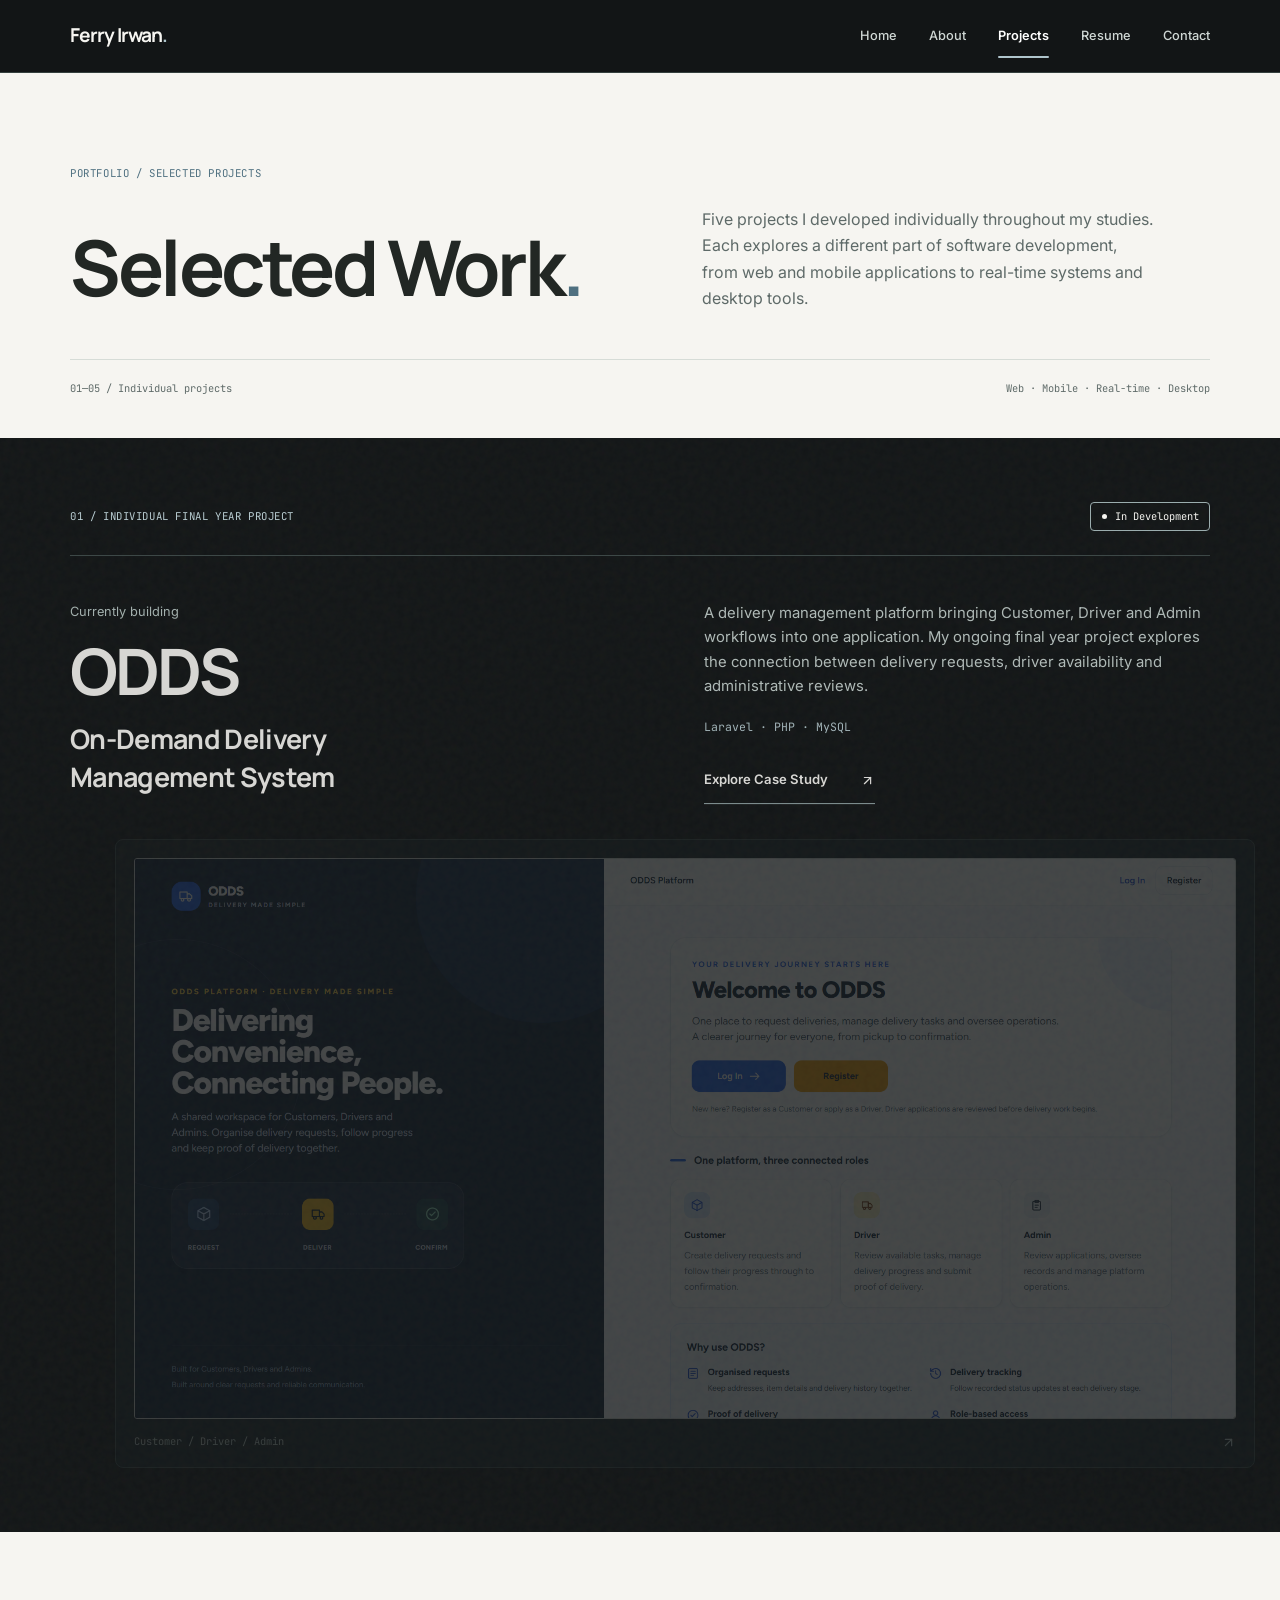
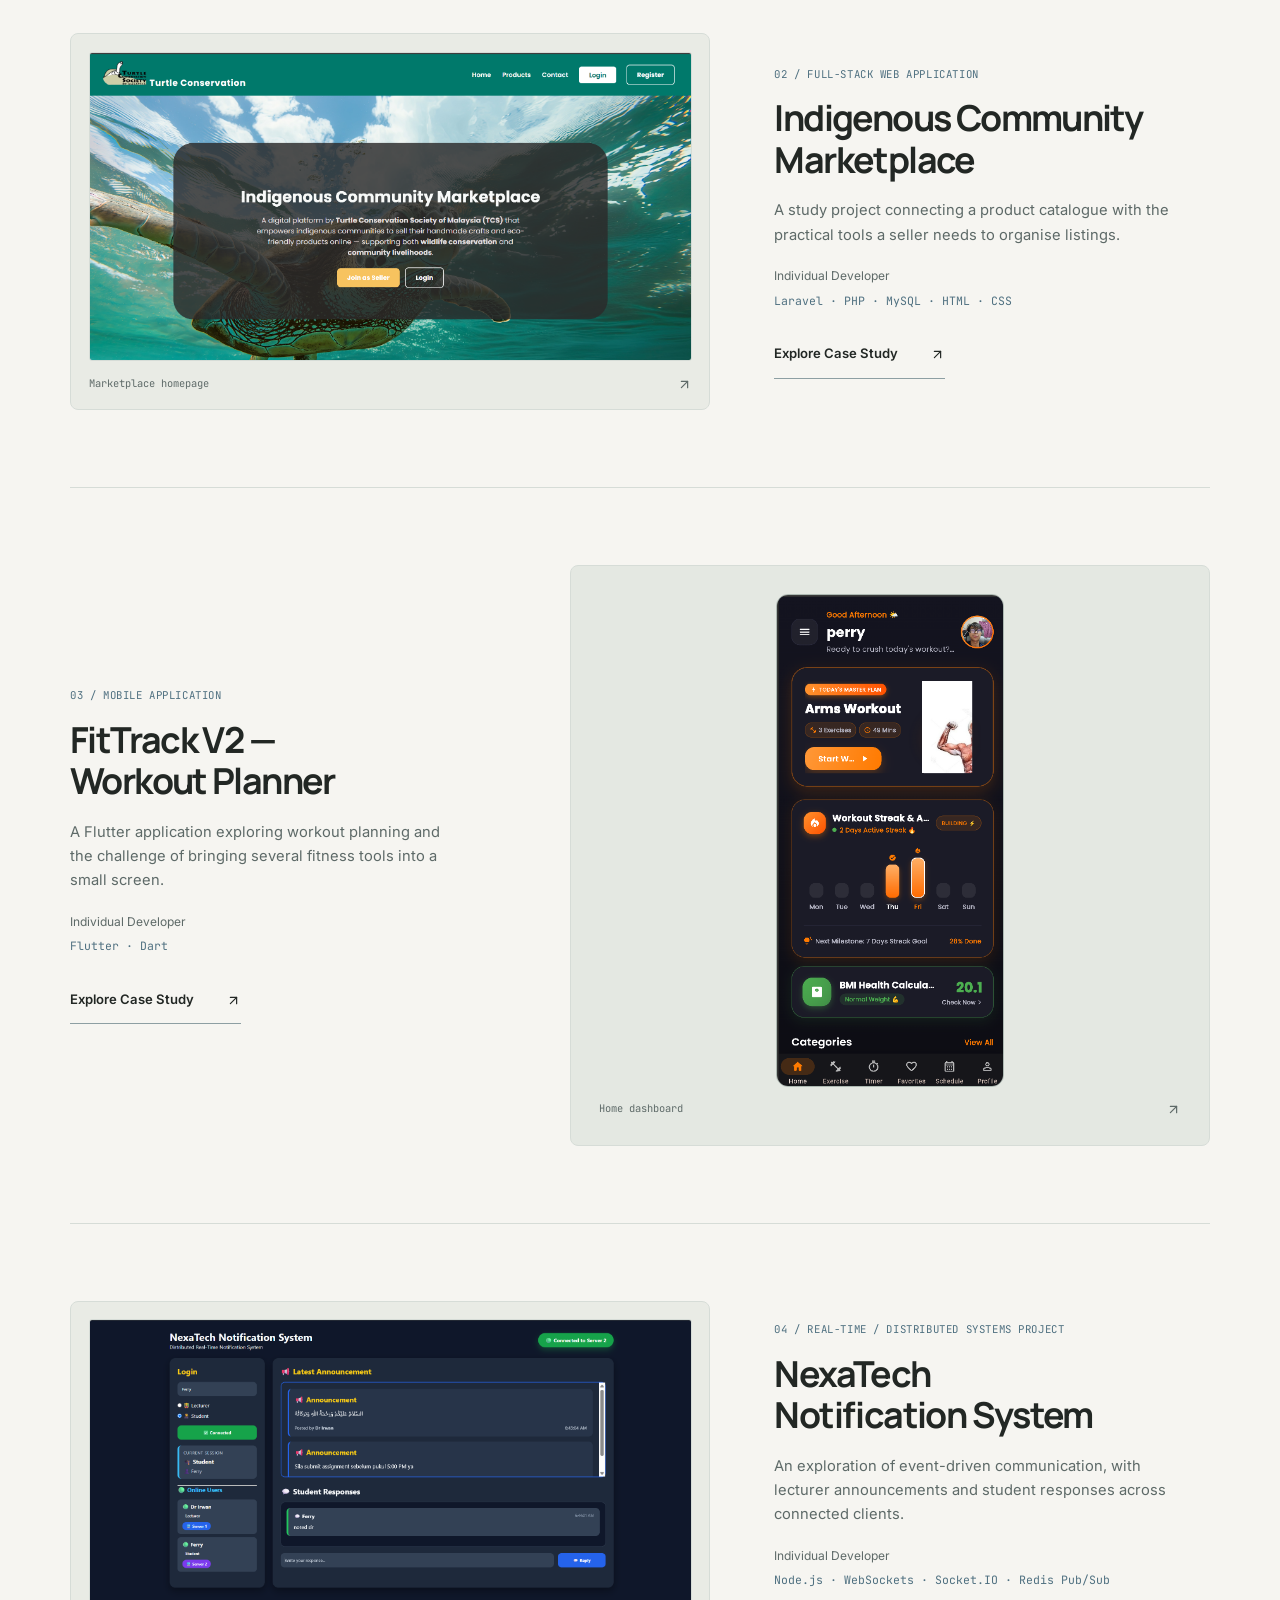
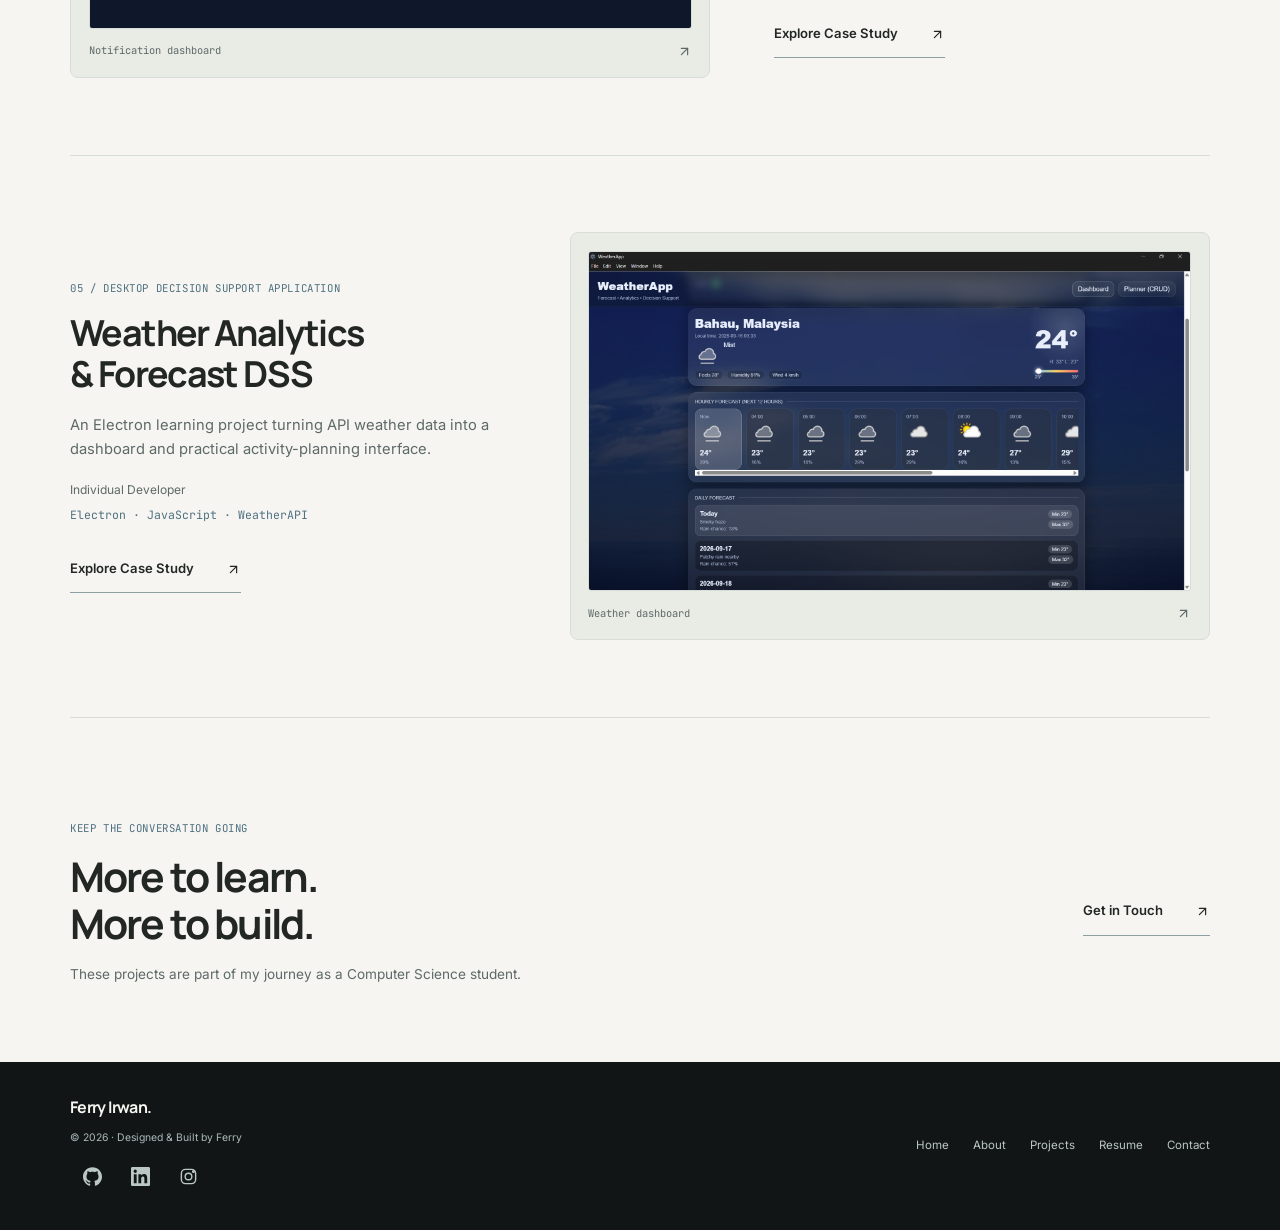
<file: projects/index.html>
<!DOCTYPE html>
<html lang="en" class="project-document">
<head>
  <meta charset="UTF-8">
  <meta name="viewport" content="width=device-width, initial-scale=1.0">
  <meta name="description" content="Five individually developed web, mobile, real-time and desktop projects by Ferry Irwan Shah Azman.">
  <meta name="theme-color" content="#121516">
  <title>Selected Work | Ferry Irwan</title>
  <link rel="stylesheet" href="/style.css">
  <link rel="stylesheet" href="/foundation.css">
  <link rel="stylesheet" href="/projects-v2.css">

  <script src="/script.js" defer></script>

  <!-- Keep the overview markup in projects.html and projects/index.html in sync. Both entries work without JavaScript. -->
  <link rel="canonical" href="/projects/">
  <script src="/projects-legacy.js" defer></script>
  <script src="/projects-motion.js" defer></script>
</head>
<body class="projects-v2 projects-overview-page">
  <a class="skip-link" href="#main-content">Skip to content</a>
  <header class="navbar site-header">
    <div class="nav-container">
      <a class="logo site-brand" href="/" aria-label="Ferry Irwan — Home">Ferry Irwan<span aria-hidden="true">.</span></a>
      <div class="nav-right">
        <nav id="main-navigation" aria-label="Main navigation">
          <a href="/">Home</a>
          <a href="/about.html">About</a>
          <a href="/projects/" class="active" aria-current="page">Projects</a>
          <a href="/resume/">Resume</a>
          <a href="/#contact">Contact</a>
        </nav>
        <button class="nav-toggle-btn" id="nav-toggle" type="button" aria-controls="main-navigation" aria-label="Toggle navigation menu" aria-expanded="false"><span class="nav-toggle-icon"></span></button>
      </div>
    </div>
  </header>
  <main id="main-content" tabindex="-1">
    <section class="project-container project-index-intro" aria-labelledby="projects-heading">
      <p class="project-label">Portfolio / Selected projects</p>
      <div class="project-intro-grid"><h1 id="projects-heading">Selected Work<span>.</span></h1><p>Five projects I developed individually throughout my studies. Each explores a different part of software development, from web and mobile applications to real-time systems and desktop tools.</p></div>
      <div class="project-index-note"><span>01—05 / Individual projects</span><span>Web · Mobile · Real-time · Desktop</span></div>
    </section>
    <section class="project-feature" aria-labelledby="odds-heading"><div class="project-container">
      <div class="project-feature-top"><p class="project-label">01 / Individual Final Year Project</p><span class="project-status">In Development</span></div>
      <div class="project-feature-heading"><div><p class="project-kicker">Currently building</p><h2 id="odds-heading">ODDS<span class="project-feature-name">On-Demand Delivery Management System</span></h2></div><div><p>A delivery management platform bringing Customer, Driver and Admin workflows into one application. My ongoing final year project explores the connection between delivery requests, driver availability and administrative reviews.</p><p class="project-stack">Laravel · PHP · MySQL</p><a class="project-cta" href="/projects/odds/">Explore Case Study <span aria-hidden="true"><svg class="icon-arrow-up-right" width="15" height="15" viewBox="0 0 24 24" fill="none" stroke="currentColor" stroke-width="1.9" stroke-linecap="round" stroke-linejoin="round" aria-hidden="true" focusable="false"><path d="M7 17 17 7"/><path d="M7 7h10v10"/></svg></span></a></div></div>
      <a class="project-preview project-feature-preview" href="/projects/odds/" aria-label="Explore the ODDS case study"><img src="/images/odds/odds1.png" width="1895" height="963" alt="ODDS landing page introducing Customer, Driver and Admin workspaces." fetchpriority="high" decoding="async"><span class="project-preview-note">Customer / Driver / Admin <span aria-hidden="true"><svg class="icon-arrow-up-right" width="15" height="15" viewBox="0 0 24 24" fill="none" stroke="currentColor" stroke-width="1.9" stroke-linecap="round" stroke-linejoin="round" aria-hidden="true" focusable="false"><path d="M7 17 17 7"/><path d="M7 7h10v10"/></svg></span></span></a>
    </div></section>
    <div class="project-container project-index-list">
      <article class="project-index-entry" aria-labelledby="marketplace-heading">
        <a class="project-preview" href="/projects/marketplace/" aria-label="Explore the Indigenous Community Marketplace case study"><img src="/images/indigenous/homepage.png" width="1901" height="973" alt="The project’s introductory page, shown with its original Turtle Conservation branding." loading="lazy" decoding="async"><span class="project-preview-note">Marketplace homepage <span aria-hidden="true"><svg class="icon-arrow-up-right" width="15" height="15" viewBox="0 0 24 24" fill="none" stroke="currentColor" stroke-width="1.9" stroke-linecap="round" stroke-linejoin="round" aria-hidden="true" focusable="false"><path d="M7 17 17 7"/><path d="M7 7h10v10"/></svg></span></span></a>
        <div class="project-entry-copy"><p class="project-label">02 / Full-Stack Web Application</p><h2 id="marketplace-heading">Indigenous Community Marketplace</h2><p>A study project connecting a product catalogue with the practical tools a seller needs to organise listings.</p><p class="project-contribution">Individual Developer</p><p class="project-stack">Laravel · PHP · MySQL · HTML · CSS</p><a class="project-cta" href="/projects/marketplace/">Explore Case Study <span aria-hidden="true"><svg class="icon-arrow-up-right" width="15" height="15" viewBox="0 0 24 24" fill="none" stroke="currentColor" stroke-width="1.9" stroke-linecap="round" stroke-linejoin="round" aria-hidden="true" focusable="false"><path d="M7 17 17 7"/><path d="M7 7h10v10"/></svg></span></a></div>
      </article>
      <article class="project-index-entry project-index-entry-reverse project-index-entry-mobile" aria-labelledby="fittrack-v2-heading">
        <a class="project-preview" href="/projects/fittrack-v2/" aria-label="Explore the FitTrack V2 case study"><img src="/images/fittrack_V2/home1.png" width="390" height="847" alt="The current workout, activity summary and shortcuts to supporting tools." loading="lazy" decoding="async"><span class="project-preview-note">Home dashboard <span aria-hidden="true"><svg class="icon-arrow-up-right" width="15" height="15" viewBox="0 0 24 24" fill="none" stroke="currentColor" stroke-width="1.9" stroke-linecap="round" stroke-linejoin="round" aria-hidden="true" focusable="false"><path d="M7 17 17 7"/><path d="M7 7h10v10"/></svg></span></span></a>
        <div class="project-entry-copy"><p class="project-label">03 / Mobile Application</p><h2 id="fittrack-v2-heading">FitTrack V2 — Workout Planner</h2><p>A Flutter application exploring workout planning and the challenge of bringing several fitness tools into a small screen.</p><p class="project-contribution">Individual Developer</p><p class="project-stack">Flutter · Dart</p><a class="project-cta" href="/projects/fittrack-v2/">Explore Case Study <span aria-hidden="true"><svg class="icon-arrow-up-right" width="15" height="15" viewBox="0 0 24 24" fill="none" stroke="currentColor" stroke-width="1.9" stroke-linecap="round" stroke-linejoin="round" aria-hidden="true" focusable="false"><path d="M7 17 17 7"/><path d="M7 7h10v10"/></svg></span></a></div>
      </article>
      <article class="project-index-entry" aria-labelledby="nexatech-heading">
        <a class="project-preview" href="/projects/nexatech/" aria-label="Explore the NexaTech Notification System case study"><img src="/images/nexatech/dashboard.png" width="1895" height="970" alt="A connected student view with lecturer announcements, responses and online users." loading="lazy" decoding="async"><span class="project-preview-note">Notification dashboard <span aria-hidden="true"><svg class="icon-arrow-up-right" width="15" height="15" viewBox="0 0 24 24" fill="none" stroke="currentColor" stroke-width="1.9" stroke-linecap="round" stroke-linejoin="round" aria-hidden="true" focusable="false"><path d="M7 17 17 7"/><path d="M7 7h10v10"/></svg></span></span></a>
        <div class="project-entry-copy"><p class="project-label">04 / Real-Time / Distributed Systems Project</p><h2 id="nexatech-heading">NexaTech Notification System</h2><p>An exploration of event-driven communication, with lecturer announcements and student responses across connected clients.</p><p class="project-contribution">Individual Developer</p><p class="project-stack">Node.js · WebSockets · Socket.IO · Redis Pub/Sub</p><a class="project-cta" href="/projects/nexatech/">Explore Case Study <span aria-hidden="true"><svg class="icon-arrow-up-right" width="15" height="15" viewBox="0 0 24 24" fill="none" stroke="currentColor" stroke-width="1.9" stroke-linecap="round" stroke-linejoin="round" aria-hidden="true" focusable="false"><path d="M7 17 17 7"/><path d="M7 7h10v10"/></svg></span></a></div>
      </article>
      <article class="project-index-entry project-index-entry-reverse" aria-labelledby="weather-analytics-heading">
        <a class="project-preview" href="/projects/weather-analytics/" aria-label="Explore the Weather Analytics &amp; Forecast DSS case study"><img src="/images/weather/dashboard.png" width="1920" height="1080" alt="Current weather in Bahau with hourly and daily forecast panels." loading="lazy" decoding="async"><span class="project-preview-note">Weather dashboard <span aria-hidden="true"><svg class="icon-arrow-up-right" width="15" height="15" viewBox="0 0 24 24" fill="none" stroke="currentColor" stroke-width="1.9" stroke-linecap="round" stroke-linejoin="round" aria-hidden="true" focusable="false"><path d="M7 17 17 7"/><path d="M7 7h10v10"/></svg></span></span></a>
        <div class="project-entry-copy"><p class="project-label">05 / Desktop Decision Support Application</p><h2 id="weather-analytics-heading">Weather Analytics &amp; Forecast DSS</h2><p>An Electron learning project turning API weather data into a dashboard and practical activity-planning interface.</p><p class="project-contribution">Individual Developer</p><p class="project-stack">Electron · JavaScript · WeatherAPI</p><a class="project-cta" href="/projects/weather-analytics/">Explore Case Study <span aria-hidden="true"><svg class="icon-arrow-up-right" width="15" height="15" viewBox="0 0 24 24" fill="none" stroke="currentColor" stroke-width="1.9" stroke-linecap="round" stroke-linejoin="round" aria-hidden="true" focusable="false"><path d="M7 17 17 7"/><path d="M7 7h10v10"/></svg></span></a></div>
      </article>
    </div>
    <section class="project-container project-endnote" aria-labelledby="project-contact-heading"><div><p class="project-label">Keep the conversation going</p><h2 id="project-contact-heading">More to learn.<br>More to build.</h2><p>These projects are part of my journey as a Computer Science student.</p></div><a class="project-cta" href="/#contact">Get in Touch <span aria-hidden="true"><svg class="icon-arrow-up-right" width="15" height="15" viewBox="0 0 24 24" fill="none" stroke="currentColor" stroke-width="1.9" stroke-linecap="round" stroke-linejoin="round" aria-hidden="true" focusable="false"><path d="M7 17 17 7"/><path d="M7 7h10v10"/></svg></span></a></section>
  </main>

  <footer class="site-footer">
    <svg class="social-icon-sprite" aria-hidden="true" focusable="false" xmlns="http://www.w3.org/2000/svg"><symbol id="social-github" viewBox="0 0 24 24"><path d="M12 .297c-6.63 0-12 5.373-12 12 0 5.303 3.438 9.8 8.205 11.385.6.113.82-.258.82-.577v-2.234c-3.338.726-4.033-1.416-4.033-1.416-.546-1.387-1.333-1.756-1.333-1.756-1.09-.745.083-.729.083-.729 1.205.084 1.84 1.237 1.84 1.237 1.07 1.835 2.807 1.305 3.492.998.108-.776.418-1.305.762-1.605-2.665-.303-5.467-1.332-5.467-5.93 0-1.31.47-2.381 1.235-3.221-.124-.303-.535-1.523.117-3.176 0 0 1.008-.322 3.3 1.23.957-.266 1.983-.399 3.003-.404 1.02.005 2.046.138 3.006.404 2.289-1.552 3.294-1.23 3.294-1.23.655 1.653.244 2.873.12 3.176.77.84 1.232 1.911 1.232 3.221 0 4.61-2.807 5.624-5.479 5.921.43.372.823 1.102.823 2.222v3.293c0 .322.216.694.825.576C20.565 22.092 24 17.592 24 12.297c0-6.627-5.373-12-12-12"/></symbol><symbol id="social-linkedin" viewBox="0 0 24 24"><path d="M20.447 20.452h-3.554v-5.569c0-1.328-.027-3.037-1.852-3.037-1.853 0-2.136 1.445-2.136 2.939v5.667H9.35V9h3.414v1.561h.049c.476-.9 1.637-1.85 3.37-1.85 3.601 0 4.27 2.37 4.27 5.455v6.286zM5.337 7.433a2.062 2.062 0 1 1 0-4.124 2.062 2.062 0 0 1 0 4.124zm1.782 13.019H3.555V9h3.564v11.452zM22.225 0H1.771C.792 0 0 .774 0 1.729V22.27C0 23.226.792 24 1.771 24h20.451C23.2 24 24 23.226 24 22.27V1.729C24 .774 23.2 0 22.222 0z"/></symbol><symbol id="social-instagram" viewBox="0 0 24 24"><rect x="3" y="3" width="18" height="18" rx="5.2" fill="none" stroke="currentColor" stroke-width="1.8"/><circle cx="12" cy="12" r="4.2" fill="none" stroke="currentColor" stroke-width="1.8"/><circle cx="18.2" cy="5.8" r="1" fill="currentColor"/></symbol></svg>
    <div class="site-footer-inner"><div><a class="site-footer-brand" href="/">Ferry Irwan.</a><p>&copy; <span id="year"></span> · Designed & Built by Ferry</p><div class="site-footer-socials" role="group" aria-label="Social profiles"><a class="social-icon-link" href="https://github.com/ferryyirwan" target="_blank" rel="noopener noreferrer" aria-label="GitHub"><svg aria-hidden="true" focusable="false"><use href="#social-github"></use></svg></a><a class="social-icon-link" href="https://www.linkedin.com/in/ferry-irwan-shah-azman-889b25428/" target="_blank" rel="noopener noreferrer" aria-label="LinkedIn"><svg aria-hidden="true" focusable="false"><use href="#social-linkedin"></use></svg></a><a class="social-icon-link" href="https://www.instagram.com/frywnsh?psln=MW9sdXI3djBjdHd5ZA%3D%3D&amp;utm_source=qr" target="_blank" rel="noopener noreferrer" aria-label="Instagram"><svg aria-hidden="true" focusable="false" class="social-icon-instagram"><use href="#social-instagram"></use></svg></a></div></div><nav aria-label="Footer navigation"><a href="/">Home</a><a href="/about.html">About</a><a href="/projects/">Projects</a><a href="/resume/">Resume</a><a href="/#contact">Contact</a></nav></div>
  </footer>
</body>
</html>
</file>
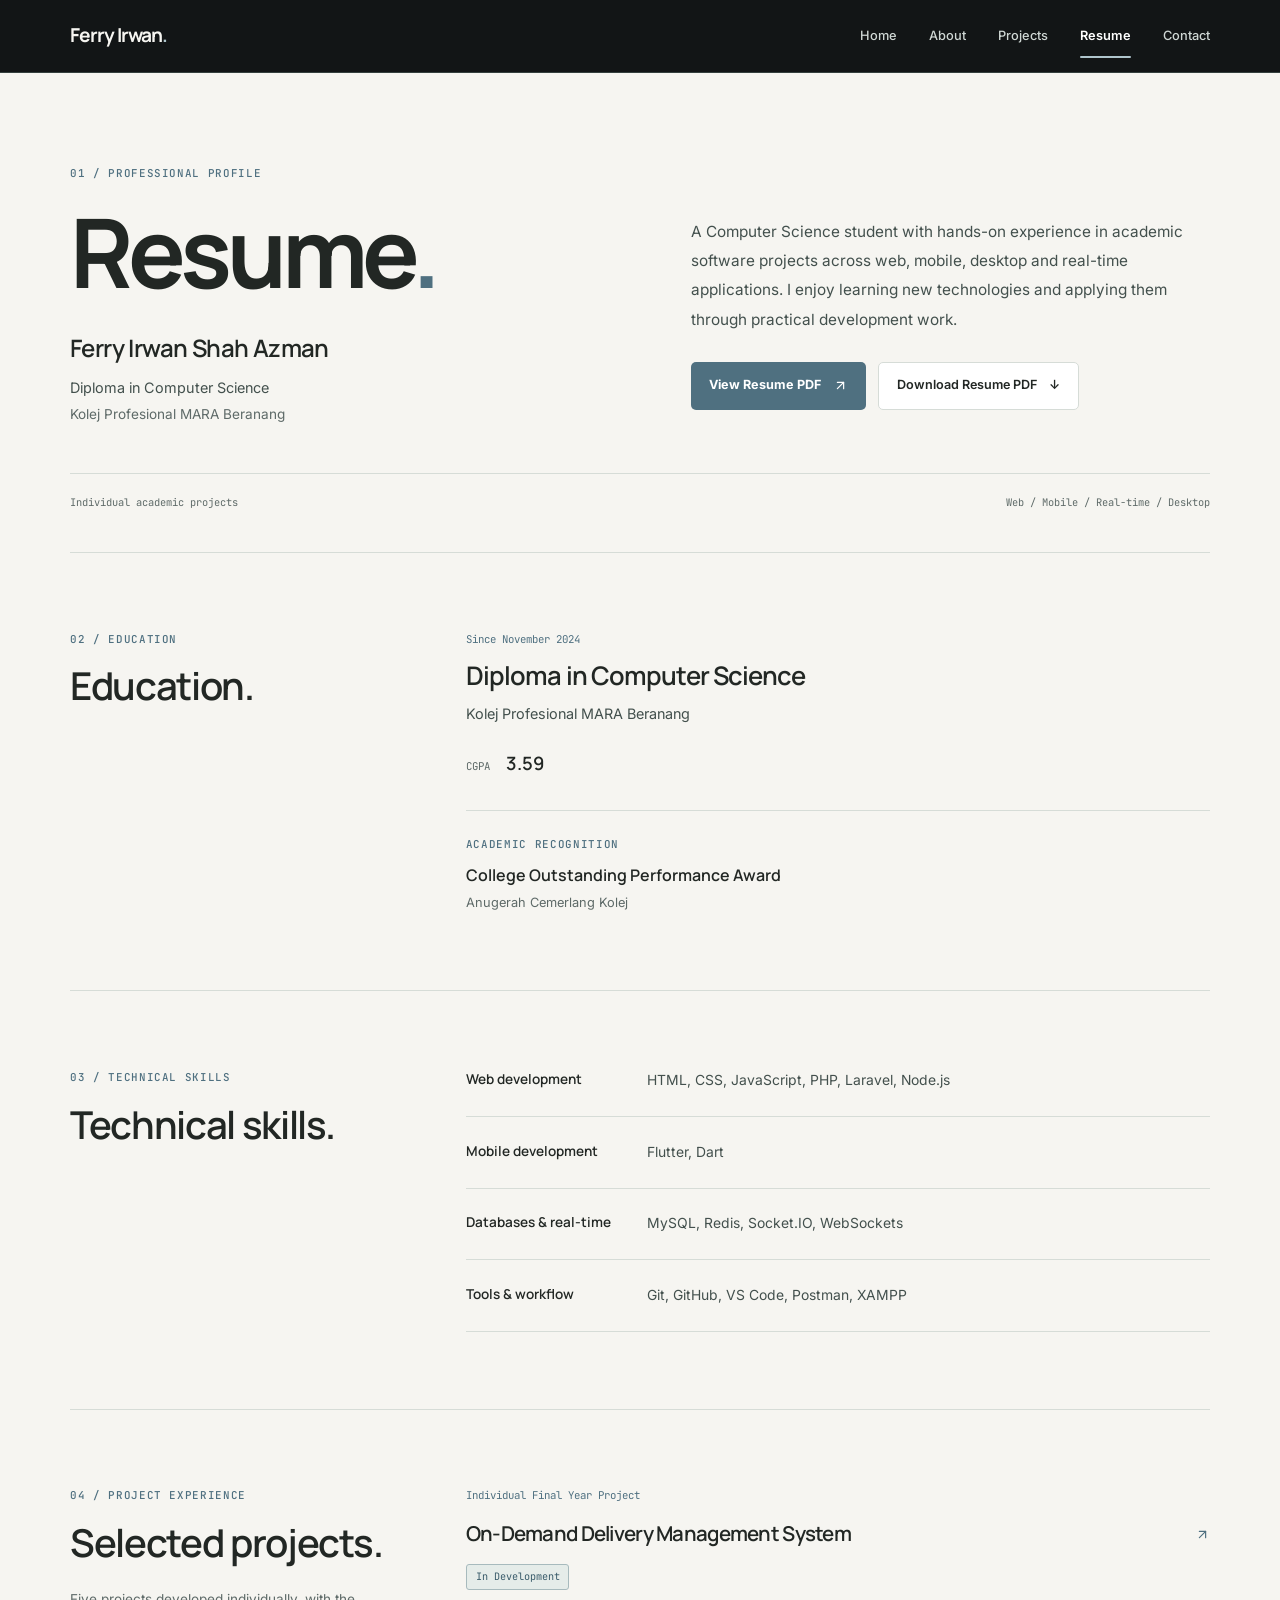
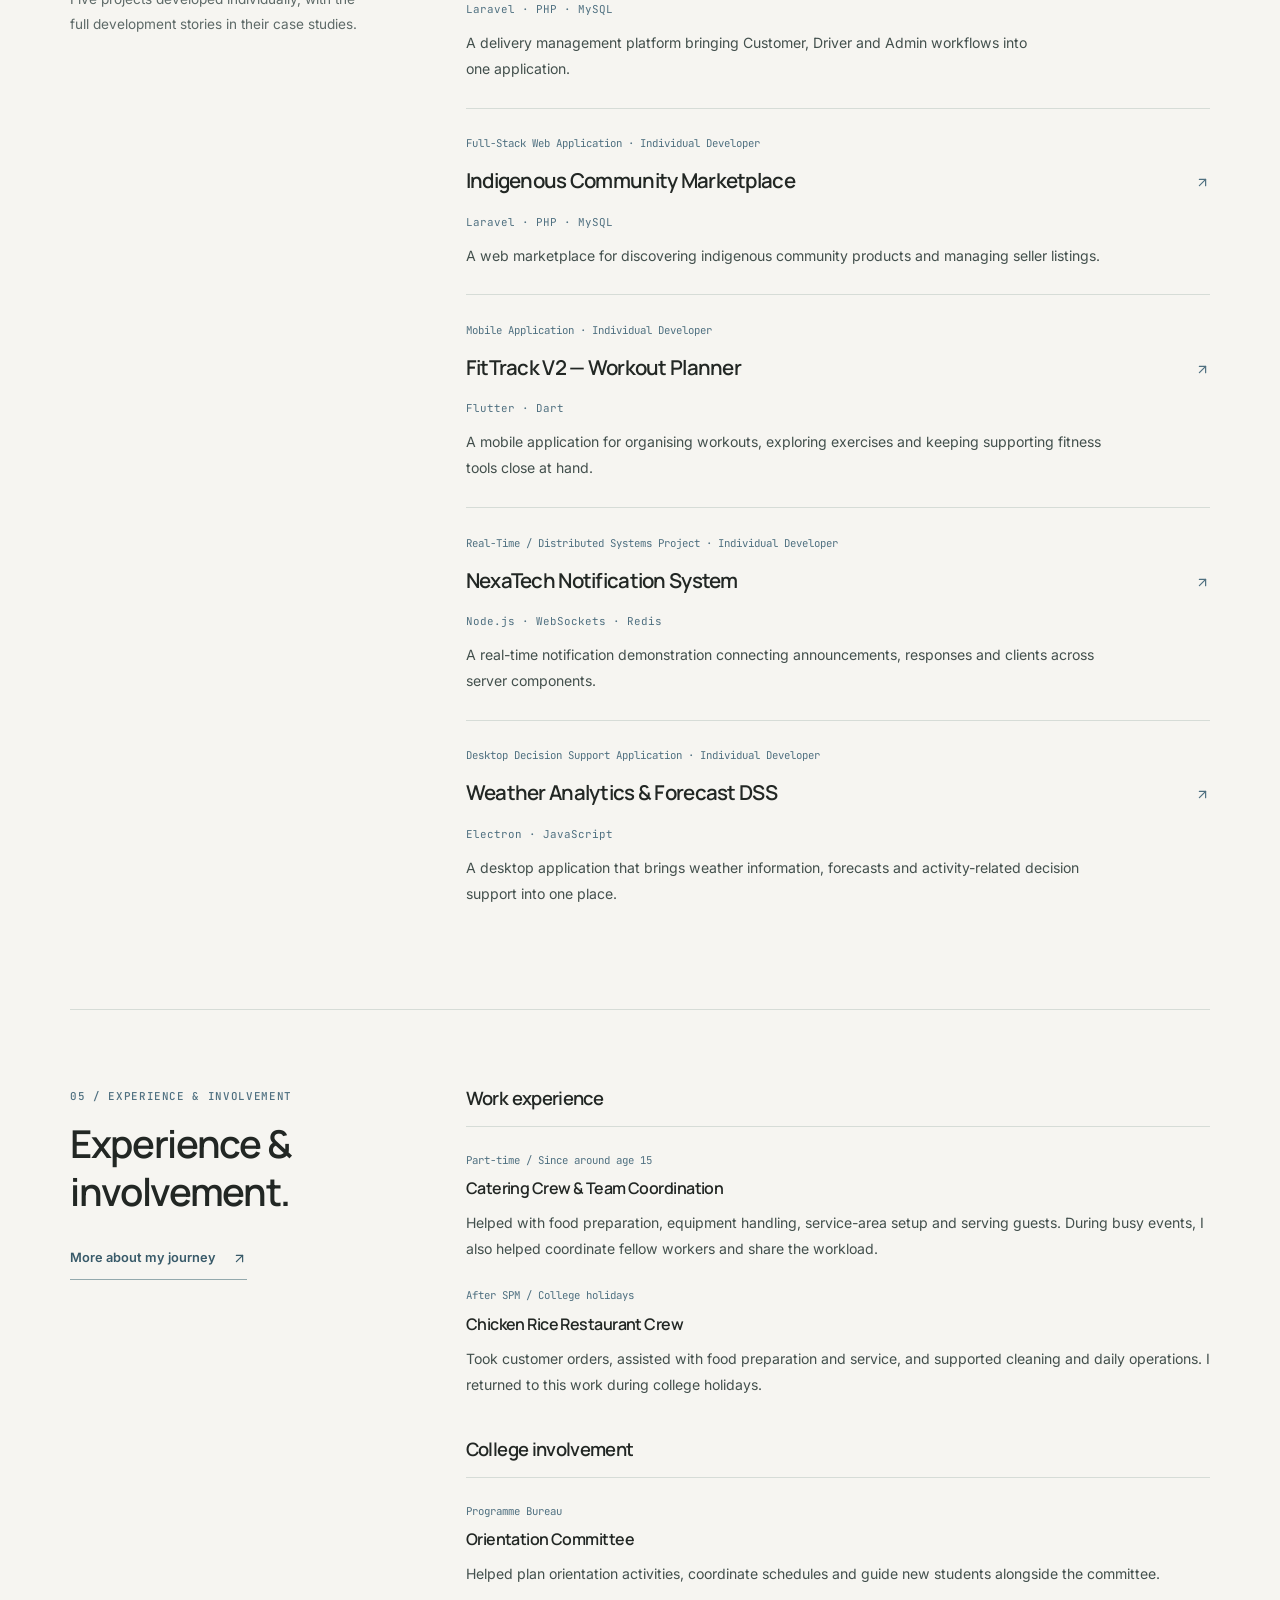
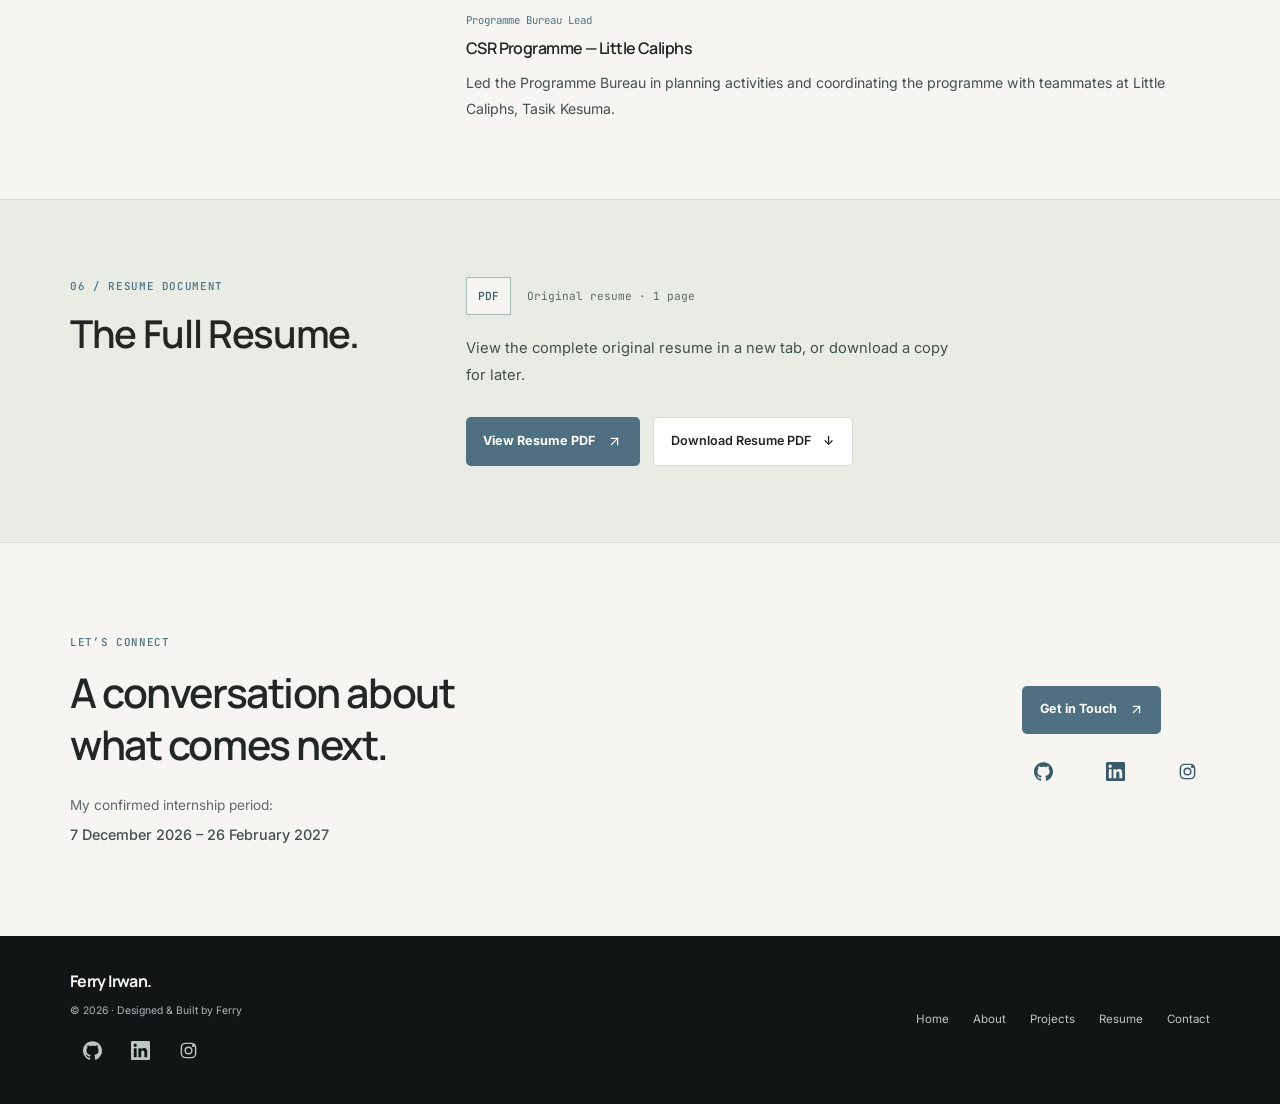
<file: resume/index.html>
<!DOCTYPE html>
<html lang="en">
<head>
  <meta charset="UTF-8">
  <meta name="viewport" content="width=device-width, initial-scale=1.0">
  <meta name="description" content="Ferry Irwan Shah Azman's resume: Computer Science education, individual software projects, technical skills and practical experience. View or download the original resume PDF.">
  <meta name="theme-color" content="#121516">
  <title>Resume | Ferry Irwan</title>
  <link rel="canonical" href="/resume/">
  <link rel="stylesheet" href="/style.css">
  <link rel="stylesheet" href="/foundation.css">
  <link rel="stylesheet" href="/resume-v2.css">
  <script src="/script.js" defer></script>
  <script src="/resume-motion.js" defer></script>
</head>
<body class="resume-page">
  <a class="skip-link" href="#main-content">Skip to content</a>
  <header class="navbar site-header">
    <div class="nav-container">
      <a class="logo site-brand" href="/" aria-label="Ferry Irwan — Home">Ferry Irwan<span aria-hidden="true">.</span></a>
      <div class="nav-right">
        <nav id="main-navigation" aria-label="Main navigation">
          <a href="/">Home</a>
          <a href="/about.html">About</a>
          <a href="/projects/">Projects</a>
          <a href="/resume/" class="active" aria-current="page">Resume</a>
          <a href="/#contact">Contact</a>
        </nav>
        <button class="nav-toggle-btn" id="nav-toggle" type="button" aria-controls="main-navigation" aria-label="Toggle navigation menu" aria-expanded="false"><span class="nav-toggle-icon"></span></button>
      </div>
    </div>
  </header>

  <main id="main-content" tabindex="-1">
    <section class="resume-container resume-introduction" aria-labelledby="resume-heading">
      <p class="resume-label">01 / PROFESSIONAL PROFILE</p>
      <div class="resume-intro-grid">
        <div class="resume-identity">
          <h1 id="resume-heading">Resume<span>.</span></h1>
          <p class="resume-name">Ferry Irwan Shah Azman</p>
          <p class="resume-qualification">Diploma in Computer Science</p>
          <p class="resume-college">Kolej Profesional MARA Beranang</p>
        </div>
        <div class="resume-intro-copy">
          <p>A Computer Science student with hands-on experience in academic software projects across web, mobile, desktop and real-time applications. I enjoy learning new technologies and applying them through practical development work.</p>
          <div class="resume-actions">
          <a class="btn primary" href="/assets/resume/FERRY%20RESUME.pdf" target="_blank" rel="noopener noreferrer">View Resume PDF <span class="sr-only">(opens in a new tab)</span><span aria-hidden="true"><svg class="icon-arrow-up-right" width="15" height="15" viewBox="0 0 24 24" fill="none" stroke="currentColor" stroke-width="1.9" stroke-linecap="round" stroke-linejoin="round" aria-hidden="true" focusable="false"><path d="M7 17 17 7"/><path d="M7 7h10v10"/></svg></span></a>
          <a class="btn secondary" href="/assets/resume/FERRY%20RESUME.pdf" download="Ferry-Irwan-Shah-Azman-Resume.pdf">Download Resume PDF <span aria-hidden="true">↓</span></a>
        </div>
        </div>
      </div>
      <div class="resume-profile-note"><span>Individual academic projects</span><span>Web / Mobile / Real-time / Desktop</span></div>
    </section>

    <section class="resume-container resume-section" id="education" aria-labelledby="education-heading">
      <div class="resume-section-heading"><p class="resume-label">02 / EDUCATION</p><h2 id="education-heading">Education.</h2></div>
      <div class="resume-section-body">
        <p class="resume-entry-meta">Since <time datetime="2024-11">November 2024</time></p>
        <h3>Diploma in Computer Science</h3>
        <p class="resume-institution">Kolej Profesional MARA Beranang</p>
        <dl class="resume-academic-fact"><div><dt>CGPA</dt><dd>3.59</dd></div></dl>
        <div class="resume-recognition"><p class="resume-label">Academic recognition</p><p class="resume-award-name">College Outstanding Performance Award</p><p>Anugerah Cemerlang Kolej</p></div>
      </div>
    </section>

    <section class="resume-container resume-section" id="technical-skills" aria-labelledby="skills-heading">
      <div class="resume-section-heading"><p class="resume-label">03 / TECHNICAL SKILLS</p><h2 id="skills-heading">Technical skills.</h2></div>
      <dl class="resume-skills">
        <div><dt>Web development</dt><dd>HTML, CSS, JavaScript, PHP, Laravel, Node.js</dd></div>
        <div><dt>Mobile development</dt><dd>Flutter, Dart</dd></div>
        <div><dt>Databases & real-time</dt><dd>MySQL, Redis, Socket.IO, WebSockets</dd></div>
        <div><dt>Tools & workflow</dt><dd>Git, GitHub, VS Code, Postman, XAMPP</dd></div>
      </dl>
    </section>

    <section class="resume-container resume-section" id="project-experience" aria-labelledby="projects-heading">
      <div class="resume-section-heading"><p class="resume-label">04 / PROJECT EXPERIENCE</p><h2 id="projects-heading">Selected projects.</h2><p>Five projects developed individually, with the full development stories in their case studies.</p></div>
      <ol class="resume-project-list">
          <li class="resume-project-entry">
            <p class="resume-entry-meta">Individual Final Year Project</p>
            <h3><a href="/projects/odds/">On-Demand Delivery Management System <span aria-hidden="true"><svg class="icon-arrow-up-right" width="15" height="15" viewBox="0 0 24 24" fill="none" stroke="currentColor" stroke-width="1.9" stroke-linecap="round" stroke-linejoin="round" aria-hidden="true" focusable="false"><path d="M7 17 17 7"/><path d="M7 7h10v10"/></svg></span></a></h3>
            <span class="resume-status">In Development</span>
            <p class="resume-project-stack">Laravel · PHP · MySQL</p>
            <p class="resume-project-description">A delivery management platform bringing Customer, Driver and Admin workflows into one application.</p>
          </li>
          <li class="resume-project-entry">
            <p class="resume-entry-meta">Full-Stack Web Application · Individual Developer</p>
            <h3><a href="/projects/marketplace/">Indigenous Community Marketplace <span aria-hidden="true"><svg class="icon-arrow-up-right" width="15" height="15" viewBox="0 0 24 24" fill="none" stroke="currentColor" stroke-width="1.9" stroke-linecap="round" stroke-linejoin="round" aria-hidden="true" focusable="false"><path d="M7 17 17 7"/><path d="M7 7h10v10"/></svg></span></a></h3>

            <p class="resume-project-stack">Laravel · PHP · MySQL</p>
            <p class="resume-project-description">A web marketplace for discovering indigenous community products and managing seller listings.</p>
          </li>
          <li class="resume-project-entry">
            <p class="resume-entry-meta">Mobile Application · Individual Developer</p>
            <h3><a href="/projects/fittrack-v2/">FitTrack V2 — Workout Planner <span aria-hidden="true"><svg class="icon-arrow-up-right" width="15" height="15" viewBox="0 0 24 24" fill="none" stroke="currentColor" stroke-width="1.9" stroke-linecap="round" stroke-linejoin="round" aria-hidden="true" focusable="false"><path d="M7 17 17 7"/><path d="M7 7h10v10"/></svg></span></a></h3>

            <p class="resume-project-stack">Flutter · Dart</p>
            <p class="resume-project-description">A mobile application for organising workouts, exploring exercises and keeping supporting fitness tools close at hand.</p>
          </li>
          <li class="resume-project-entry">
            <p class="resume-entry-meta">Real-Time / Distributed Systems Project · Individual Developer</p>
            <h3><a href="/projects/nexatech/">NexaTech Notification System <span aria-hidden="true"><svg class="icon-arrow-up-right" width="15" height="15" viewBox="0 0 24 24" fill="none" stroke="currentColor" stroke-width="1.9" stroke-linecap="round" stroke-linejoin="round" aria-hidden="true" focusable="false"><path d="M7 17 17 7"/><path d="M7 7h10v10"/></svg></span></a></h3>

            <p class="resume-project-stack">Node.js · WebSockets · Redis</p>
            <p class="resume-project-description">A real-time notification demonstration connecting announcements, responses and clients across server components.</p>
          </li>
          <li class="resume-project-entry">
            <p class="resume-entry-meta">Desktop Decision Support Application · Individual Developer</p>
            <h3><a href="/projects/weather-analytics/">Weather Analytics &amp; Forecast DSS <span aria-hidden="true"><svg class="icon-arrow-up-right" width="15" height="15" viewBox="0 0 24 24" fill="none" stroke="currentColor" stroke-width="1.9" stroke-linecap="round" stroke-linejoin="round" aria-hidden="true" focusable="false"><path d="M7 17 17 7"/><path d="M7 7h10v10"/></svg></span></a></h3>

            <p class="resume-project-stack">Electron · JavaScript</p>
            <p class="resume-project-description">A desktop application that brings weather information, forecasts and activity-related decision support into one place.</p>
          </li>
      </ol>
    </section>

    <section class="resume-container resume-section" id="experience" aria-labelledby="experience-heading">
      <div class="resume-section-heading"><p class="resume-label">05 / EXPERIENCE & INVOLVEMENT</p><h2 id="experience-heading">Experience & involvement.</h2><a class="resume-text-link" href="/about.html">More about my journey <span aria-hidden="true"><svg class="icon-arrow-up-right" width="15" height="15" viewBox="0 0 24 24" fill="none" stroke="currentColor" stroke-width="1.9" stroke-linecap="round" stroke-linejoin="round" aria-hidden="true" focusable="false"><path d="M7 17 17 7"/><path d="M7 7h10v10"/></svg></span></a></div>
      <div class="resume-section-body">
        <div class="resume-experience-group">
          <h3>Work experience</h3>
          <article class="resume-experience-entry"><p class="resume-entry-meta">Part-time / Since around age 15</p><h4>Catering Crew & Team Coordination</h4><p>Helped with food preparation, equipment handling, service-area setup and serving guests. During busy events, I also helped coordinate fellow workers and share the workload.</p></article>
          <article class="resume-experience-entry"><p class="resume-entry-meta">After SPM / College holidays</p><h4>Chicken Rice Restaurant Crew</h4><p>Took customer orders, assisted with food preparation and service, and supported cleaning and daily operations. I returned to this work during college holidays.</p></article>
        </div>
        <div class="resume-experience-group">
          <h3>College involvement</h3>
          <article class="resume-experience-entry"><p class="resume-entry-meta">Programme Bureau</p><h4>Orientation Committee</h4><p>Helped plan orientation activities, coordinate schedules and guide new students alongside the committee.</p></article>
          <article class="resume-experience-entry"><p class="resume-entry-meta">Programme Bureau Lead</p><h4>CSR Programme — Little Caliphs</h4><p>Led the Programme Bureau in planning activities and coordinating the programme with teammates at Little Caliphs, Tasik Kesuma.</p></article>
        </div>
      </div>
    </section>

    <section class="resume-document" id="resume-document" aria-labelledby="document-heading">
      <div class="resume-container resume-section">
        <div class="resume-section-heading"><p class="resume-label">06 / RESUME DOCUMENT</p><h2 id="document-heading">The Full Resume.</h2></div>
        <div class="resume-section-body">
          <p class="resume-document-meta"><span class="resume-file-type">PDF</span> Original resume · 1 page</p>
          <p class="resume-document-description">View the complete original resume in a new tab, or download a copy for later.</p>
          <div class="resume-actions">
          <a class="btn primary" href="/assets/resume/FERRY%20RESUME.pdf" target="_blank" rel="noopener noreferrer">View Resume PDF <span class="sr-only">(opens in a new tab)</span><span aria-hidden="true"><svg class="icon-arrow-up-right" width="15" height="15" viewBox="0 0 24 24" fill="none" stroke="currentColor" stroke-width="1.9" stroke-linecap="round" stroke-linejoin="round" aria-hidden="true" focusable="false"><path d="M7 17 17 7"/><path d="M7 7h10v10"/></svg></span></a>
          <a class="btn secondary" href="/assets/resume/FERRY%20RESUME.pdf" download="Ferry-Irwan-Shah-Azman-Resume.pdf">Download Resume PDF <span aria-hidden="true">↓</span></a>
        </div>
        </div>
      </div>
    </section>

    <section class="resume-container resume-closing" aria-labelledby="connect-heading">
      <div><p class="resume-label">LET’S CONNECT</p><h2 id="connect-heading">A conversation about<br>what comes next.</h2><p>My confirmed internship period:</p><p class="resume-internship-dates"><time datetime="2026-12-07">7 December 2026</time> – <time datetime="2027-02-26">26 February 2027</time></p></div>
      <div class="resume-contact-actions"><a class="btn primary" href="/#contact">Get in Touch <span aria-hidden="true"><svg class="icon-arrow-up-right" width="15" height="15" viewBox="0 0 24 24" fill="none" stroke="currentColor" stroke-width="1.9" stroke-linecap="round" stroke-linejoin="round" aria-hidden="true" focusable="false"><path d="M7 17 17 7"/><path d="M7 7h10v10"/></svg></span></a><div class="resume-profile-links" role="group" aria-label="Social profiles"><a class="social-icon-link" href="https://github.com/ferryyirwan" target="_blank" rel="noopener noreferrer" aria-label="GitHub"><svg aria-hidden="true" focusable="false"><use href="#social-github"></use></svg></a><a class="social-icon-link" href="https://www.linkedin.com/in/ferry-irwan-shah-azman-889b25428/" target="_blank" rel="noopener noreferrer" aria-label="LinkedIn"><svg aria-hidden="true" focusable="false"><use href="#social-linkedin"></use></svg></a><a class="social-icon-link" href="https://www.instagram.com/frywnsh?psln=MW9sdXI3djBjdHd5ZA%3D%3D&amp;utm_source=qr" target="_blank" rel="noopener noreferrer" aria-label="Instagram"><svg aria-hidden="true" focusable="false" class="social-icon-instagram"><use href="#social-instagram"></use></svg></a></div></div>
    </section>
  </main>

  <footer class="site-footer">
    <svg class="social-icon-sprite" aria-hidden="true" focusable="false" xmlns="http://www.w3.org/2000/svg"><symbol id="social-github" viewBox="0 0 24 24"><path d="M12 .297c-6.63 0-12 5.373-12 12 0 5.303 3.438 9.8 8.205 11.385.6.113.82-.258.82-.577v-2.234c-3.338.726-4.033-1.416-4.033-1.416-.546-1.387-1.333-1.756-1.333-1.756-1.09-.745.083-.729.083-.729 1.205.084 1.84 1.237 1.84 1.237 1.07 1.835 2.807 1.305 3.492.998.108-.776.418-1.305.762-1.605-2.665-.303-5.467-1.332-5.467-5.93 0-1.31.47-2.381 1.235-3.221-.124-.303-.535-1.523.117-3.176 0 0 1.008-.322 3.3 1.23.957-.266 1.983-.399 3.003-.404 1.02.005 2.046.138 3.006.404 2.289-1.552 3.294-1.23 3.294-1.23.655 1.653.244 2.873.12 3.176.77.84 1.232 1.911 1.232 3.221 0 4.61-2.807 5.624-5.479 5.921.43.372.823 1.102.823 2.222v3.293c0 .322.216.694.825.576C20.565 22.092 24 17.592 24 12.297c0-6.627-5.373-12-12-12"/></symbol><symbol id="social-linkedin" viewBox="0 0 24 24"><path d="M20.447 20.452h-3.554v-5.569c0-1.328-.027-3.037-1.852-3.037-1.853 0-2.136 1.445-2.136 2.939v5.667H9.35V9h3.414v1.561h.049c.476-.9 1.637-1.85 3.37-1.85 3.601 0 4.27 2.37 4.27 5.455v6.286zM5.337 7.433a2.062 2.062 0 1 1 0-4.124 2.062 2.062 0 0 1 0 4.124zm1.782 13.019H3.555V9h3.564v11.452zM22.225 0H1.771C.792 0 0 .774 0 1.729V22.27C0 23.226.792 24 1.771 24h20.451C23.2 24 24 23.226 24 22.27V1.729C24 .774 23.2 0 22.222 0z"/></symbol><symbol id="social-instagram" viewBox="0 0 24 24"><rect x="3" y="3" width="18" height="18" rx="5.2" fill="none" stroke="currentColor" stroke-width="1.8"/><circle cx="12" cy="12" r="4.2" fill="none" stroke="currentColor" stroke-width="1.8"/><circle cx="18.2" cy="5.8" r="1" fill="currentColor"/></symbol></svg>
    <div class="site-footer-inner"><div><a class="site-footer-brand" href="/">Ferry Irwan.</a><p>&copy; <span id="year"></span> · Designed & Built by Ferry</p><div class="site-footer-socials" role="group" aria-label="Social profiles"><a class="social-icon-link" href="https://github.com/ferryyirwan" target="_blank" rel="noopener noreferrer" aria-label="GitHub"><svg aria-hidden="true" focusable="false"><use href="#social-github"></use></svg></a><a class="social-icon-link" href="https://www.linkedin.com/in/ferry-irwan-shah-azman-889b25428/" target="_blank" rel="noopener noreferrer" aria-label="LinkedIn"><svg aria-hidden="true" focusable="false"><use href="#social-linkedin"></use></svg></a><a class="social-icon-link" href="https://www.instagram.com/frywnsh?psln=MW9sdXI3djBjdHd5ZA%3D%3D&amp;utm_source=qr" target="_blank" rel="noopener noreferrer" aria-label="Instagram"><svg aria-hidden="true" focusable="false" class="social-icon-instagram"><use href="#social-instagram"></use></svg></a></div></div><nav aria-label="Footer navigation"><a href="/">Home</a><a href="/about.html">About</a><a href="/projects/">Projects</a><a href="/resume/">Resume</a><a href="/#contact">Contact</a></nav></div>
  </footer>
</body>
</html>
</file>
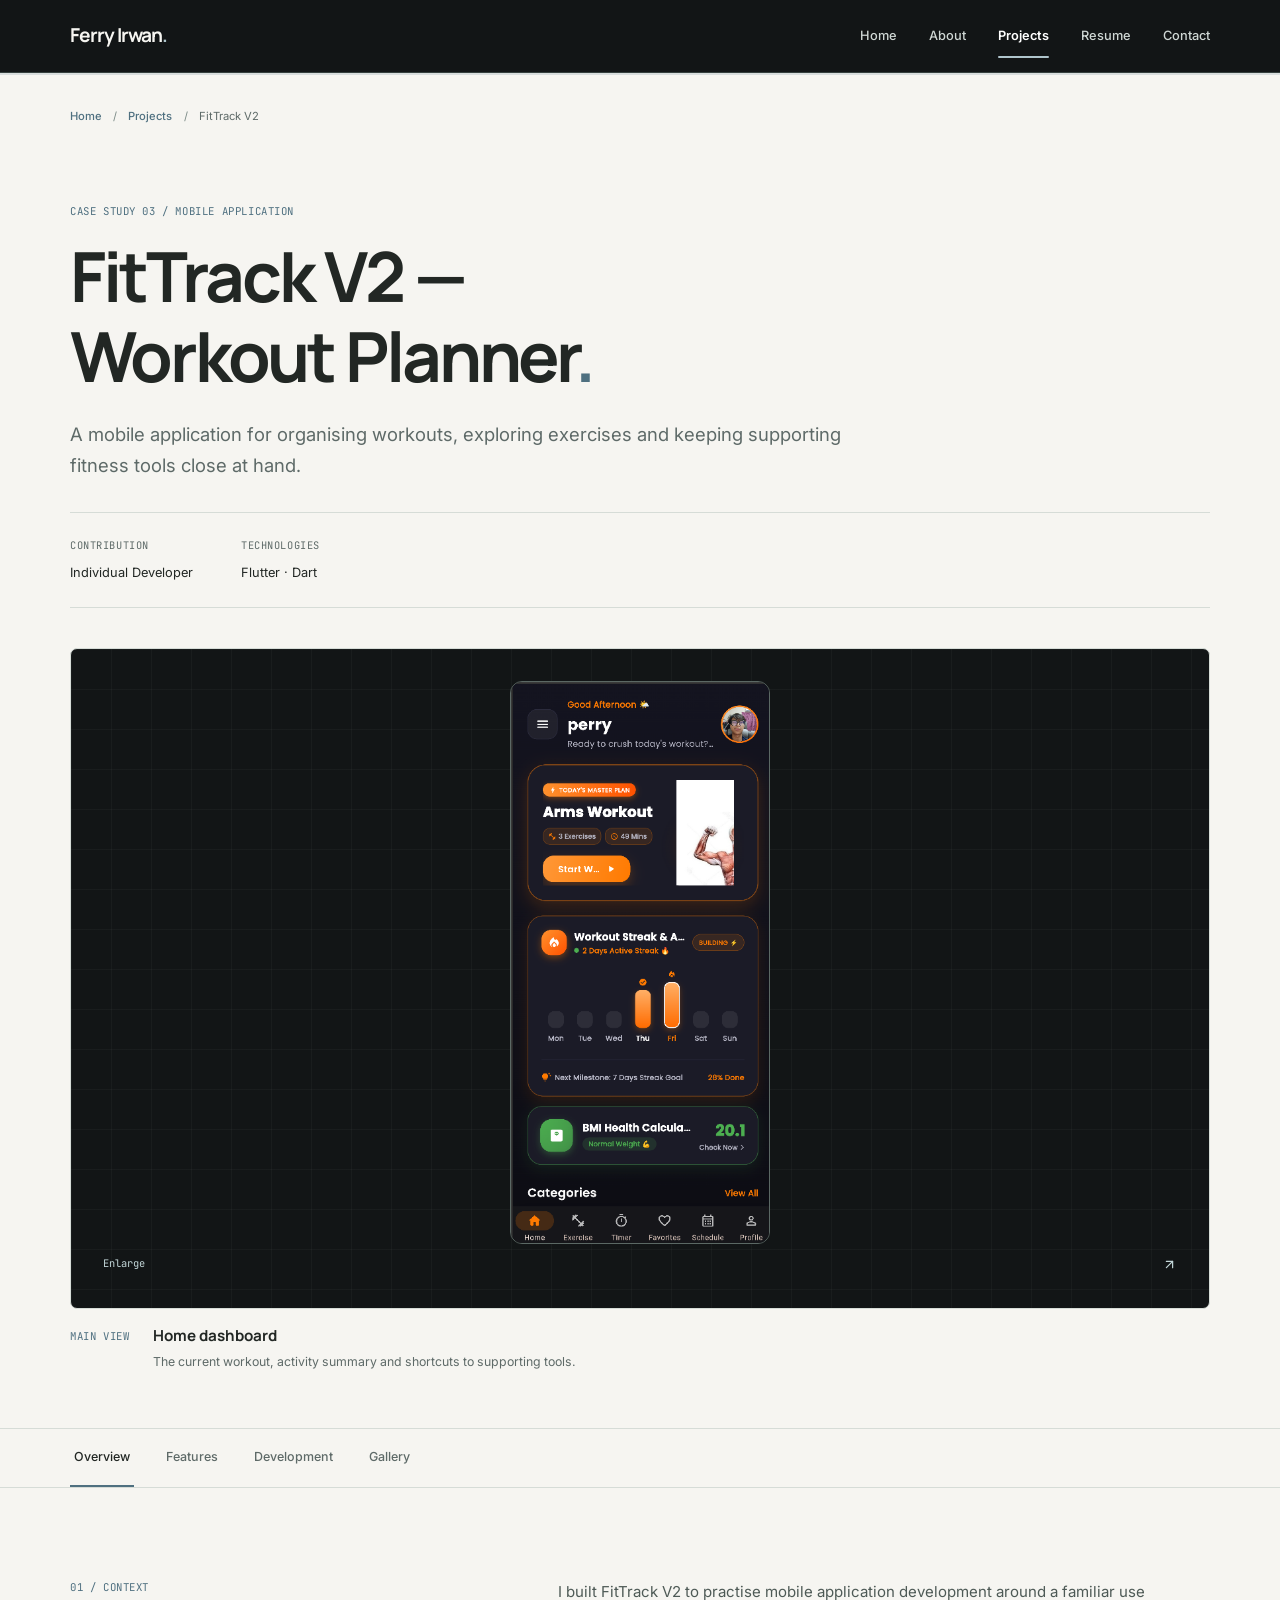
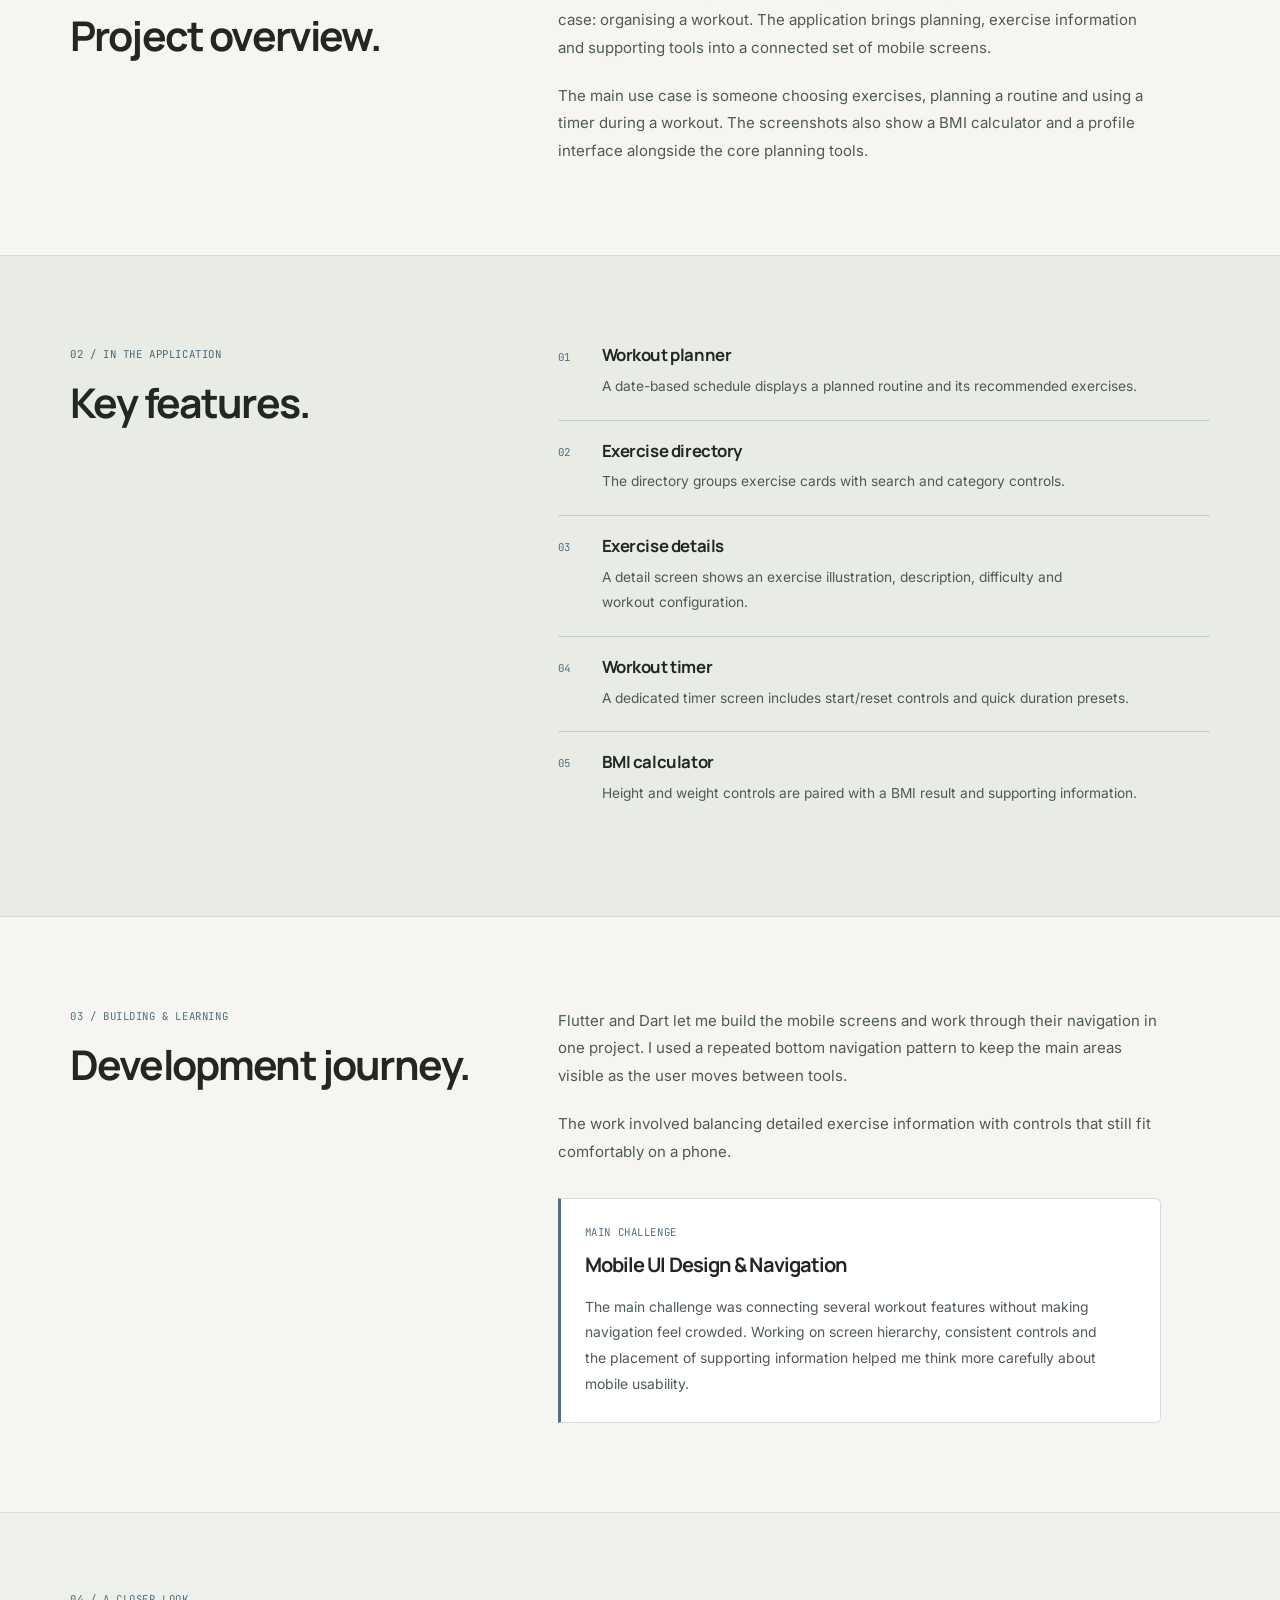
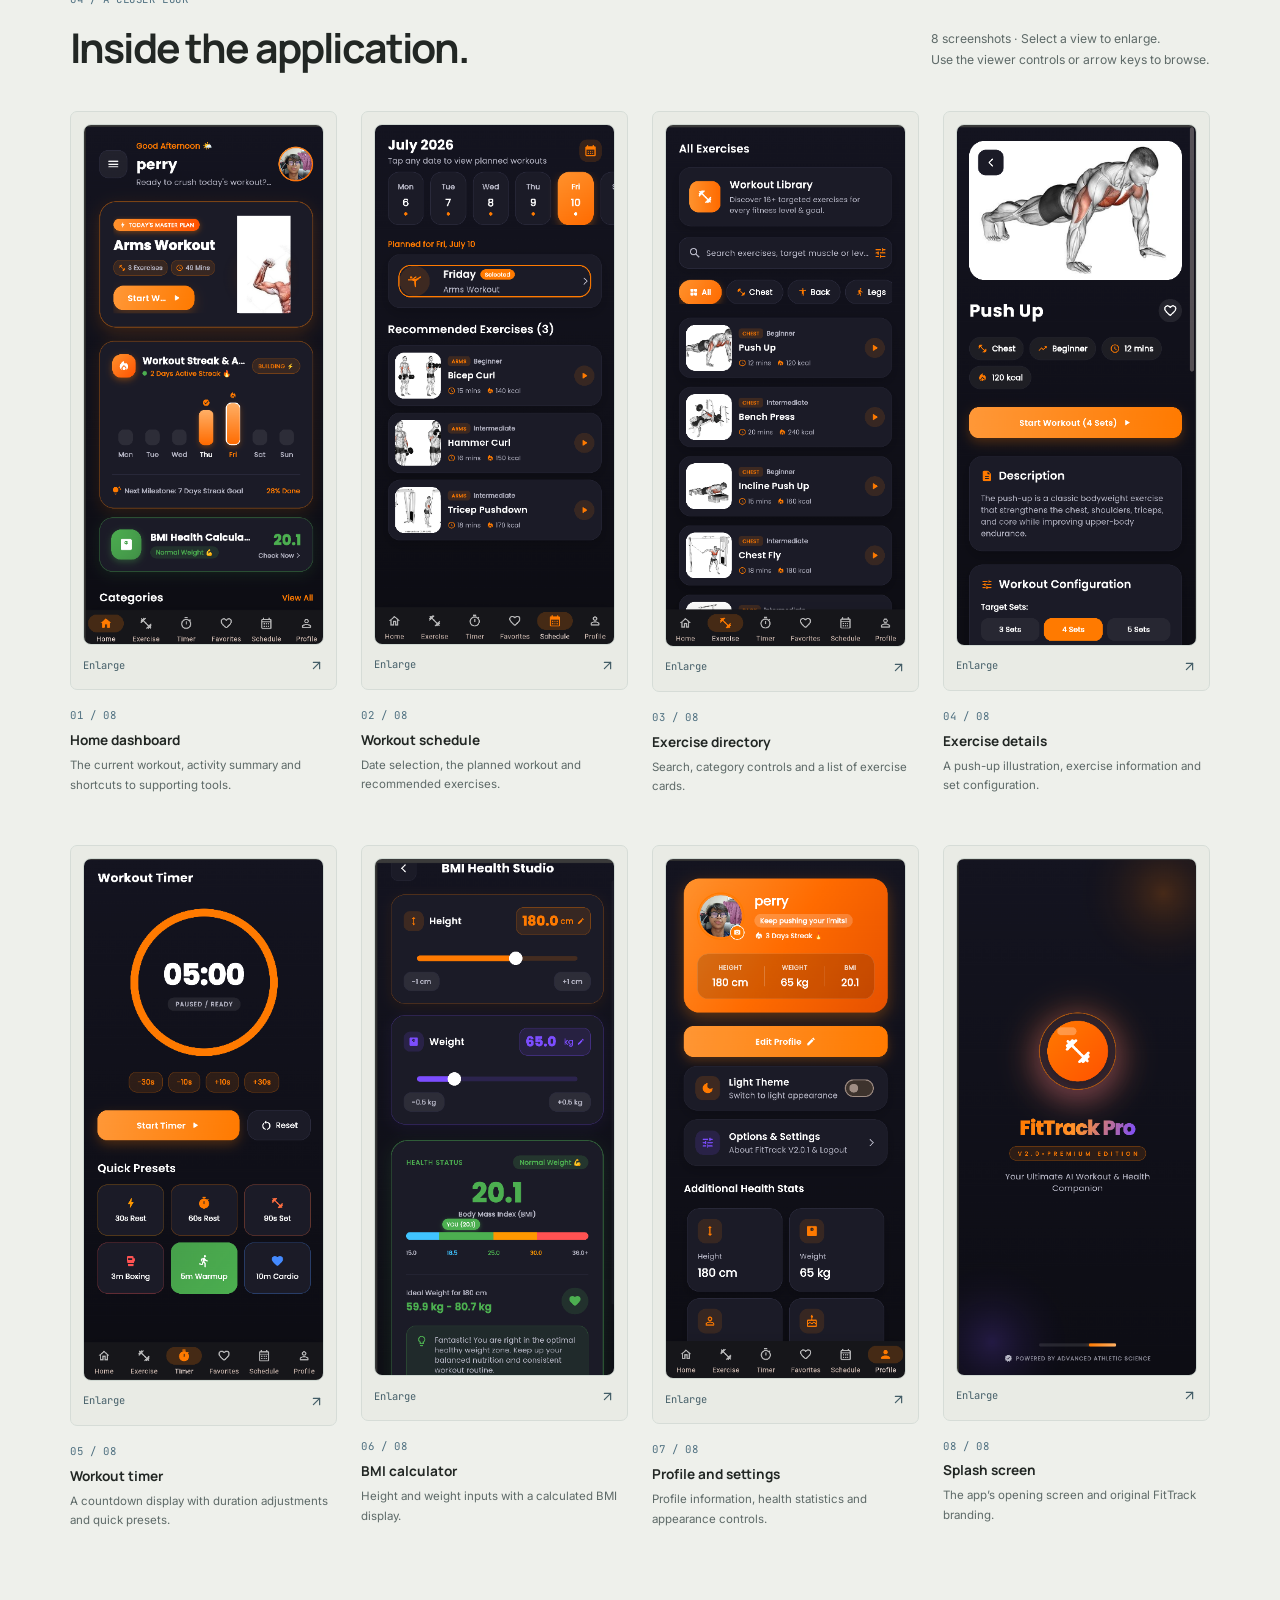
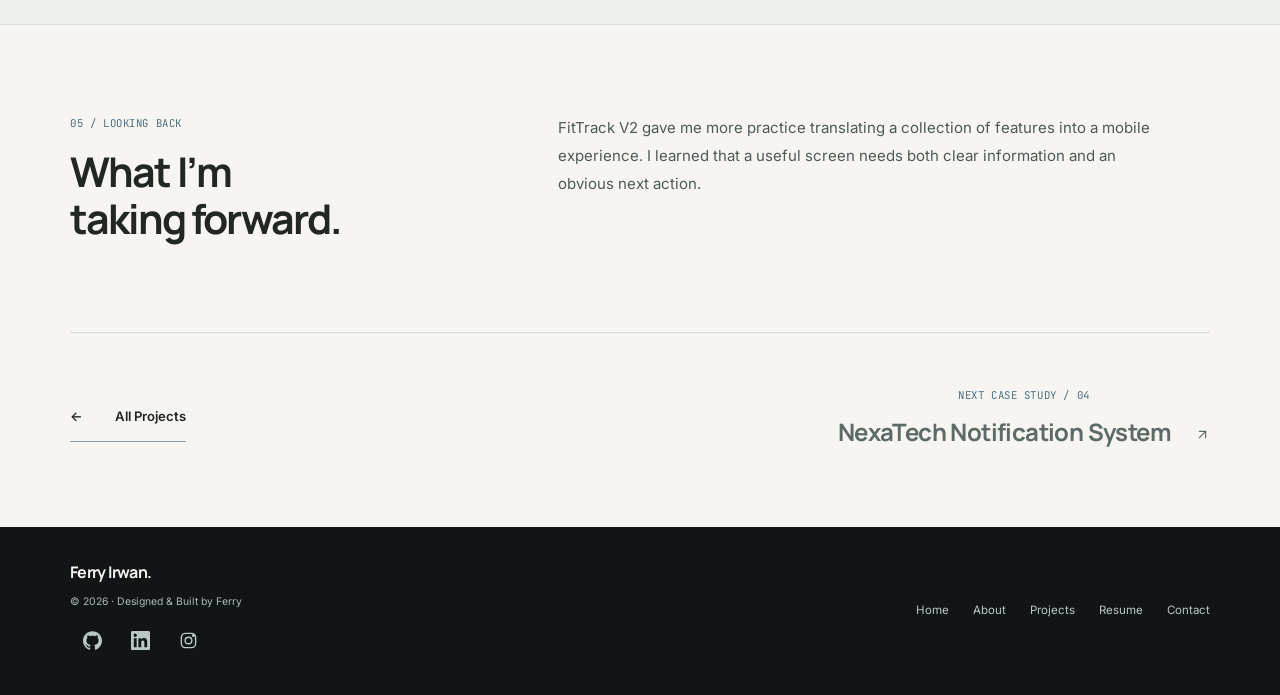
<file: projects/fittrack-v2/index.html>
<!DOCTYPE html>
<html lang="en" class="project-document">
<head>
  <meta charset="UTF-8">
  <meta name="viewport" content="width=device-width, initial-scale=1.0">
  <meta name="description" content="A mobile application for organising workouts, exploring exercises and keeping supporting fitness tools close at hand.">
  <meta name="theme-color" content="#121516">
  <title>FitTrack V2 — Workout Planner | Ferry Irwan</title>
  <link rel="stylesheet" href="/style.css">
  <link rel="stylesheet" href="/foundation.css">
  <link rel="stylesheet" href="/projects-v2.css">
  <link rel="stylesheet" href="/case-study.css">
  <script src="/script.js" defer></script>
  <script src="/case-study.js" defer></script>
  <script src="/case-study-motion.js" defer></script>
  <script src="/case-study-progress.js" defer></script>
  <link rel="canonical" href="/projects/fittrack-v2/">
</head>
<body class="projects-v2 case-study-page">
  <a class="skip-link" href="#main-content">Skip to content</a>
  <header class="navbar site-header">
    <div class="nav-container">
      <a class="logo site-brand" href="/" aria-label="Ferry Irwan — Home">Ferry Irwan<span aria-hidden="true">.</span></a>
      <div class="nav-right">
        <nav id="main-navigation" aria-label="Main navigation">
          <a href="/">Home</a>
          <a href="/about.html">About</a>
          <a href="/projects/" class="active" aria-current="page">Projects</a>
          <a href="/resume/">Resume</a>
          <a href="/#contact">Contact</a>
        </nav>
        <button class="nav-toggle-btn" id="nav-toggle" type="button" aria-controls="main-navigation" aria-label="Toggle navigation menu" aria-expanded="false"><span class="nav-toggle-icon"></span></button>
      </div>
    </div>
  </header>
  <div class="case-reading-progress" aria-hidden="true"><div class="case-reading-progress-fill"></div></div>
  <main id="main-content" tabindex="-1">
    <div class="project-container case-hero">
      <nav class="case-breadcrumb" aria-label="Breadcrumb"><ol><li><a href="/">Home</a></li><li><a href="/projects/">Projects</a></li><li aria-current="page">FitTrack V2</li></ol></nav>
      <p class="project-label">Case study 03 / Mobile Application</p>
      <h1>FitTrack V2 — Workout Planner<span>.</span></h1><p class="case-deck">A mobile application for organising workouts, exploring exercises and keeping supporting fitness tools close at hand.</p>
      <dl class="project-facts"><div><dt>Contribution</dt><dd>Individual Developer</dd></div><div><dt>Technologies</dt><dd>Flutter · Dart</dd></div></dl>
      <div class="case-cover case-cover-mobile">
          <figure class="project-shot project-shot-cover">
            <button class="project-image-button" type="button" data-full="/images/fittrack_V2/home1.png" data-gallery="project-fittrack-v2" data-caption="Home dashboard: The current workout, activity summary and shortcuts to supporting tools." aria-label="Enlarge screenshot: Home dashboard">
              <img src="/images/fittrack_V2/home1.png" width="390" height="847" alt="The current workout, activity summary and shortcuts to supporting tools." fetchpriority="high" decoding="async">
              <span class="project-image-action" aria-hidden="true">Enlarge <span><svg class="icon-arrow-up-right" width="15" height="15" viewBox="0 0 24 24" fill="none" stroke="currentColor" stroke-width="1.9" stroke-linecap="round" stroke-linejoin="round" aria-hidden="true" focusable="false"><path d="M7 17 17 7"/><path d="M7 7h10v10"/></svg></span></span>
            </button>
            <figcaption>
              <span class="project-label">Main view</span>
              <strong>Home dashboard</strong>
              <span>The current workout, activity summary and shortcuts to supporting tools.</span>
            </figcaption>
          </figure>
</div>
    </div>
    <nav class="case-section-nav" aria-label="Case study sections"><div class="project-container case-section-links"><a href="#overview" aria-current="location">Overview</a><a href="#features">Features</a><a href="#development">Development</a><a href="#gallery">Gallery</a></div></nav>
    <section class="project-container case-section case-overview" id="overview" aria-labelledby="overview-heading"><div class="case-section-heading"><p class="project-label">01 / Context</p><h2 id="overview-heading">Project overview.</h2></div><div class="case-prose"><p>I built FitTrack V2 to practise mobile application development around a familiar use case: organising a workout. The application brings planning, exercise information and supporting tools into a connected set of mobile screens.</p><p>The main use case is someone choosing exercises, planning a routine and using a timer during a workout. The screenshots also show a BMI calculator and a profile interface alongside the core planning tools.</p></div></section>
    <section class="case-feature-surface" id="features" aria-labelledby="features-heading"><div class="project-container case-section"><div class="case-section-heading"><p class="project-label">02 / In the application</p><h2 id="features-heading">Key features.</h2></div><ol class="case-feature-list">
        <li><span class="project-label" aria-hidden="true">01</span><div><h3>Workout planner</h3><p>A date-based schedule displays a planned routine and its recommended exercises.</p></div></li>
        <li><span class="project-label" aria-hidden="true">02</span><div><h3>Exercise directory</h3><p>The directory groups exercise cards with search and category controls.</p></div></li>
        <li><span class="project-label" aria-hidden="true">03</span><div><h3>Exercise details</h3><p>A detail screen shows an exercise illustration, description, difficulty and workout configuration.</p></div></li>
        <li><span class="project-label" aria-hidden="true">04</span><div><h3>Workout timer</h3><p>A dedicated timer screen includes start/reset controls and quick duration presets.</p></div></li>
        <li><span class="project-label" aria-hidden="true">05</span><div><h3>BMI calculator</h3><p>Height and weight controls are paired with a BMI result and supporting information.</p></div></li>
      </ol></div></section>
    <section class="project-container case-section case-development" id="development" aria-labelledby="development-heading"><div class="case-section-heading"><p class="project-label">03 / Building & learning</p><h2 id="development-heading">Development journey.</h2></div><div class="case-prose"><p>Flutter and Dart let me build the mobile screens and work through their navigation in one project. I used a repeated bottom navigation pattern to keep the main areas visible as the user moves between tools.</p><p>The work involved balancing detailed exercise information with controls that still fit comfortably on a phone.</p><aside class="case-challenge" aria-labelledby="challenge-heading"><p class="project-label">Main challenge</p><h3 id="challenge-heading">Mobile UI Design &amp; Navigation</h3><p>The main challenge was connecting several workout features without making navigation feel crowded. Working on screen hierarchy, consistent controls and the placement of supporting information helped me think more carefully about mobile usability.</p></aside></div></section>
    <section class="case-gallery-surface" id="gallery" aria-labelledby="gallery-heading"><div class="project-container case-gallery-inner"><div class="case-gallery-heading"><div><p class="project-label">04 / A closer look</p><h2 id="gallery-heading">Inside the application.</h2></div><p>8 screenshots · Select a view to enlarge.<br>Use the viewer controls or arrow keys to browse.</p></div><div class="case-gallery case-gallery-mobile">
          <figure class="project-shot">
            <button class="project-image-button" type="button" data-full="/images/fittrack_V2/home1.png" data-gallery="project-fittrack-v2" data-caption="Home dashboard: The current workout, activity summary and shortcuts to supporting tools." aria-label="Enlarge screenshot: Home dashboard">
              <img src="/images/fittrack_V2/home1.png" width="390" height="847" alt="The current workout, activity summary and shortcuts to supporting tools." loading="lazy" decoding="async">
              <span class="project-image-action" aria-hidden="true">Enlarge <span><svg class="icon-arrow-up-right" width="15" height="15" viewBox="0 0 24 24" fill="none" stroke="currentColor" stroke-width="1.9" stroke-linecap="round" stroke-linejoin="round" aria-hidden="true" focusable="false"><path d="M7 17 17 7"/><path d="M7 7h10v10"/></svg></span></span>
            </button>
            <figcaption>
              <span class="project-label">01 / 08</span>
              <strong>Home dashboard</strong>
              <span>The current workout, activity summary and shortcuts to supporting tools.</span>
            </figcaption>
          </figure>

          <figure class="project-shot">
            <button class="project-image-button" type="button" data-full="/images/fittrack_V2/schedule.png" data-gallery="project-fittrack-v2" data-caption="Workout schedule: Date selection, the planned workout and recommended exercises." aria-label="Enlarge screenshot: Workout schedule">
              <img src="/images/fittrack_V2/schedule.png" width="390" height="846" alt="Date selection, the planned workout and recommended exercises." loading="lazy" decoding="async">
              <span class="project-image-action" aria-hidden="true">Enlarge <span><svg class="icon-arrow-up-right" width="15" height="15" viewBox="0 0 24 24" fill="none" stroke="currentColor" stroke-width="1.9" stroke-linecap="round" stroke-linejoin="round" aria-hidden="true" focusable="false"><path d="M7 17 17 7"/><path d="M7 7h10v10"/></svg></span></span>
            </button>
            <figcaption>
              <span class="project-label">02 / 08</span>
              <strong>Workout schedule</strong>
              <span>Date selection, the planned workout and recommended exercises.</span>
            </figcaption>
          </figure>

          <figure class="project-shot">
            <button class="project-image-button" type="button" data-full="/images/fittrack_V2/exercise.png" data-gallery="project-fittrack-v2" data-caption="Exercise directory: Search, category controls and a list of exercise cards." aria-label="Enlarge screenshot: Exercise directory">
              <img src="/images/fittrack_V2/exercise.png" width="391" height="852" alt="Search, category controls and a list of exercise cards." loading="lazy" decoding="async">
              <span class="project-image-action" aria-hidden="true">Enlarge <span><svg class="icon-arrow-up-right" width="15" height="15" viewBox="0 0 24 24" fill="none" stroke="currentColor" stroke-width="1.9" stroke-linecap="round" stroke-linejoin="round" aria-hidden="true" focusable="false"><path d="M7 17 17 7"/><path d="M7 7h10v10"/></svg></span></span>
            </button>
            <figcaption>
              <span class="project-label">03 / 08</span>
              <strong>Exercise directory</strong>
              <span>Search, category controls and a list of exercise cards.</span>
            </figcaption>
          </figure>

          <figure class="project-shot">
            <button class="project-image-button" type="button" data-full="/images/fittrack_V2/exercise_detail1.png" data-gallery="project-fittrack-v2" data-caption="Exercise details: A push-up illustration, exercise information and set configuration." aria-label="Enlarge screenshot: Exercise details">
              <img src="/images/fittrack_V2/exercise_detail1.png" width="392" height="852" alt="A push-up illustration, exercise information and set configuration." loading="lazy" decoding="async">
              <span class="project-image-action" aria-hidden="true">Enlarge <span><svg class="icon-arrow-up-right" width="15" height="15" viewBox="0 0 24 24" fill="none" stroke="currentColor" stroke-width="1.9" stroke-linecap="round" stroke-linejoin="round" aria-hidden="true" focusable="false"><path d="M7 17 17 7"/><path d="M7 7h10v10"/></svg></span></span>
            </button>
            <figcaption>
              <span class="project-label">04 / 08</span>
              <strong>Exercise details</strong>
              <span>A push-up illustration, exercise information and set configuration.</span>
            </figcaption>
          </figure>

          <figure class="project-shot">
            <button class="project-image-button" type="button" data-full="/images/fittrack_V2/timer.png" data-gallery="project-fittrack-v2" data-caption="Workout timer: A countdown display with duration adjustments and quick presets." aria-label="Enlarge screenshot: Workout timer">
              <img src="/images/fittrack_V2/timer.png" width="391" height="852" alt="A countdown display with duration adjustments and quick presets." loading="lazy" decoding="async">
              <span class="project-image-action" aria-hidden="true">Enlarge <span><svg class="icon-arrow-up-right" width="15" height="15" viewBox="0 0 24 24" fill="none" stroke="currentColor" stroke-width="1.9" stroke-linecap="round" stroke-linejoin="round" aria-hidden="true" focusable="false"><path d="M7 17 17 7"/><path d="M7 7h10v10"/></svg></span></span>
            </button>
            <figcaption>
              <span class="project-label">05 / 08</span>
              <strong>Workout timer</strong>
              <span>A countdown display with duration adjustments and quick presets.</span>
            </figcaption>
          </figure>

          <figure class="project-shot">
            <button class="project-image-button" type="button" data-full="/images/fittrack_V2/bmi.png" data-gallery="project-fittrack-v2" data-caption="BMI calculator: Height and weight inputs with a calculated BMI display." aria-label="Enlarge screenshot: BMI calculator">
              <img src="/images/fittrack_V2/bmi.png" width="392" height="847" alt="Height and weight inputs with a calculated BMI display." loading="lazy" decoding="async">
              <span class="project-image-action" aria-hidden="true">Enlarge <span><svg class="icon-arrow-up-right" width="15" height="15" viewBox="0 0 24 24" fill="none" stroke="currentColor" stroke-width="1.9" stroke-linecap="round" stroke-linejoin="round" aria-hidden="true" focusable="false"><path d="M7 17 17 7"/><path d="M7 7h10v10"/></svg></span></span>
            </button>
            <figcaption>
              <span class="project-label">06 / 08</span>
              <strong>BMI calculator</strong>
              <span>Height and weight inputs with a calculated BMI display.</span>
            </figcaption>
          </figure>

          <figure class="project-shot">
            <button class="project-image-button" type="button" data-full="/images/fittrack_V2/profile1.png" data-gallery="project-fittrack-v2" data-caption="Profile and settings: Profile information, health statistics and appearance controls." aria-label="Enlarge screenshot: Profile and settings">
              <img src="/images/fittrack_V2/profile1.png" width="392" height="852" alt="Profile information, health statistics and appearance controls." loading="lazy" decoding="async">
              <span class="project-image-action" aria-hidden="true">Enlarge <span><svg class="icon-arrow-up-right" width="15" height="15" viewBox="0 0 24 24" fill="none" stroke="currentColor" stroke-width="1.9" stroke-linecap="round" stroke-linejoin="round" aria-hidden="true" focusable="false"><path d="M7 17 17 7"/><path d="M7 7h10v10"/></svg></span></span>
            </button>
            <figcaption>
              <span class="project-label">07 / 08</span>
              <strong>Profile and settings</strong>
              <span>Profile information, health statistics and appearance controls.</span>
            </figcaption>
          </figure>

          <figure class="project-shot">
            <button class="project-image-button" type="button" data-full="/images/fittrack_V2/splash_screen.png" data-gallery="project-fittrack-v2" data-caption="Splash screen: The app’s opening screen and original FitTrack branding." aria-label="Enlarge screenshot: Splash screen">
              <img src="/images/fittrack_V2/splash_screen.png" width="395" height="852" alt="The app’s opening screen and original FitTrack branding." loading="lazy" decoding="async">
              <span class="project-image-action" aria-hidden="true">Enlarge <span><svg class="icon-arrow-up-right" width="15" height="15" viewBox="0 0 24 24" fill="none" stroke="currentColor" stroke-width="1.9" stroke-linecap="round" stroke-linejoin="round" aria-hidden="true" focusable="false"><path d="M7 17 17 7"/><path d="M7 7h10v10"/></svg></span></span>
            </button>
            <figcaption>
              <span class="project-label">08 / 08</span>
              <strong>Splash screen</strong>
              <span>The app’s opening screen and original FitTrack branding.</span>
            </figcaption>
          </figure>
</div><noscript><p class="case-no-script">The screenshots remain visible here. Enable JavaScript to use the enlarged viewer and its navigation controls.</p></noscript></div></section>
    <section class="project-container case-section case-reflection" aria-labelledby="reflection-heading"><div class="case-section-heading"><p class="project-label">05 / Looking back</p><h2 id="reflection-heading">What I’m taking forward.</h2></div><div class="case-prose"><p>FitTrack V2 gave me more practice translating a collection of features into a mobile experience. I learned that a useful screen needs both clear information and an obvious next action.</p></div></section>
    <nav class="project-container case-next" aria-label="Project navigation"><a class="project-cta" href="/projects/"><span aria-hidden="true">←</span> All Projects</a><a class="case-next-link" href="/projects/nexatech/"><span class="project-label">Next case study / 04</span><span>NexaTech Notification System <span aria-hidden="true"><svg class="icon-arrow-up-right" width="15" height="15" viewBox="0 0 24 24" fill="none" stroke="currentColor" stroke-width="1.9" stroke-linecap="round" stroke-linejoin="round" aria-hidden="true" focusable="false"><path d="M7 17 17 7"/><path d="M7 7h10v10"/></svg></span></span></a></nav>
  </main>
  <div id="image-lightbox" class="lightbox-modal" role="dialog" aria-modal="true" aria-hidden="true" aria-label="Project screenshot viewer" aria-describedby="lightbox-caption">
    <div class="lightbox-backdrop"></div>
    <div class="lightbox-content">
      <button class="lightbox-back-btn" type="button" aria-label="Close screenshot viewer and return to the case study"><span aria-hidden="true">←</span> Back</button>
      <button class="lightbox-close" type="button" aria-label="Close screenshot viewer">&times;</button>
      <div class="lightbox-image-wrap"><img id="lightbox-img" alt="Screenshot preview"></div>
      <p id="lightbox-caption" class="lightbox-caption"></p>
      <button class="lightbox-bottom-back" type="button">Back to case study</button>
    </div>
  </div>
  <footer class="site-footer">
    <svg class="social-icon-sprite" aria-hidden="true" focusable="false" xmlns="http://www.w3.org/2000/svg"><symbol id="social-github" viewBox="0 0 24 24"><path d="M12 .297c-6.63 0-12 5.373-12 12 0 5.303 3.438 9.8 8.205 11.385.6.113.82-.258.82-.577v-2.234c-3.338.726-4.033-1.416-4.033-1.416-.546-1.387-1.333-1.756-1.333-1.756-1.09-.745.083-.729.083-.729 1.205.084 1.84 1.237 1.84 1.237 1.07 1.835 2.807 1.305 3.492.998.108-.776.418-1.305.762-1.605-2.665-.303-5.467-1.332-5.467-5.93 0-1.31.47-2.381 1.235-3.221-.124-.303-.535-1.523.117-3.176 0 0 1.008-.322 3.3 1.23.957-.266 1.983-.399 3.003-.404 1.02.005 2.046.138 3.006.404 2.289-1.552 3.294-1.23 3.294-1.23.655 1.653.244 2.873.12 3.176.77.84 1.232 1.911 1.232 3.221 0 4.61-2.807 5.624-5.479 5.921.43.372.823 1.102.823 2.222v3.293c0 .322.216.694.825.576C20.565 22.092 24 17.592 24 12.297c0-6.627-5.373-12-12-12"/></symbol><symbol id="social-linkedin" viewBox="0 0 24 24"><path d="M20.447 20.452h-3.554v-5.569c0-1.328-.027-3.037-1.852-3.037-1.853 0-2.136 1.445-2.136 2.939v5.667H9.35V9h3.414v1.561h.049c.476-.9 1.637-1.85 3.37-1.85 3.601 0 4.27 2.37 4.27 5.455v6.286zM5.337 7.433a2.062 2.062 0 1 1 0-4.124 2.062 2.062 0 0 1 0 4.124zm1.782 13.019H3.555V9h3.564v11.452zM22.225 0H1.771C.792 0 0 .774 0 1.729V22.27C0 23.226.792 24 1.771 24h20.451C23.2 24 24 23.226 24 22.27V1.729C24 .774 23.2 0 22.222 0z"/></symbol><symbol id="social-instagram" viewBox="0 0 24 24"><rect x="3" y="3" width="18" height="18" rx="5.2" fill="none" stroke="currentColor" stroke-width="1.8"/><circle cx="12" cy="12" r="4.2" fill="none" stroke="currentColor" stroke-width="1.8"/><circle cx="18.2" cy="5.8" r="1" fill="currentColor"/></symbol></svg>
    <div class="site-footer-inner"><div><a class="site-footer-brand" href="/">Ferry Irwan.</a><p>&copy; <span id="year"></span> · Designed & Built by Ferry</p><div class="site-footer-socials" role="group" aria-label="Social profiles"><a class="social-icon-link" href="https://github.com/ferryyirwan" target="_blank" rel="noopener noreferrer" aria-label="GitHub"><svg aria-hidden="true" focusable="false"><use href="#social-github"></use></svg></a><a class="social-icon-link" href="https://www.linkedin.com/in/ferry-irwan-shah-azman-889b25428/" target="_blank" rel="noopener noreferrer" aria-label="LinkedIn"><svg aria-hidden="true" focusable="false"><use href="#social-linkedin"></use></svg></a><a class="social-icon-link" href="https://www.instagram.com/frywnsh?psln=MW9sdXI3djBjdHd5ZA%3D%3D&amp;utm_source=qr" target="_blank" rel="noopener noreferrer" aria-label="Instagram"><svg aria-hidden="true" focusable="false" class="social-icon-instagram"><use href="#social-instagram"></use></svg></a></div></div><nav aria-label="Footer navigation"><a href="/">Home</a><a href="/about.html">About</a><a href="/projects/">Projects</a><a href="/resume/">Resume</a><a href="/#contact">Contact</a></nav></div>
  </footer>
</body>
</html>
</file>
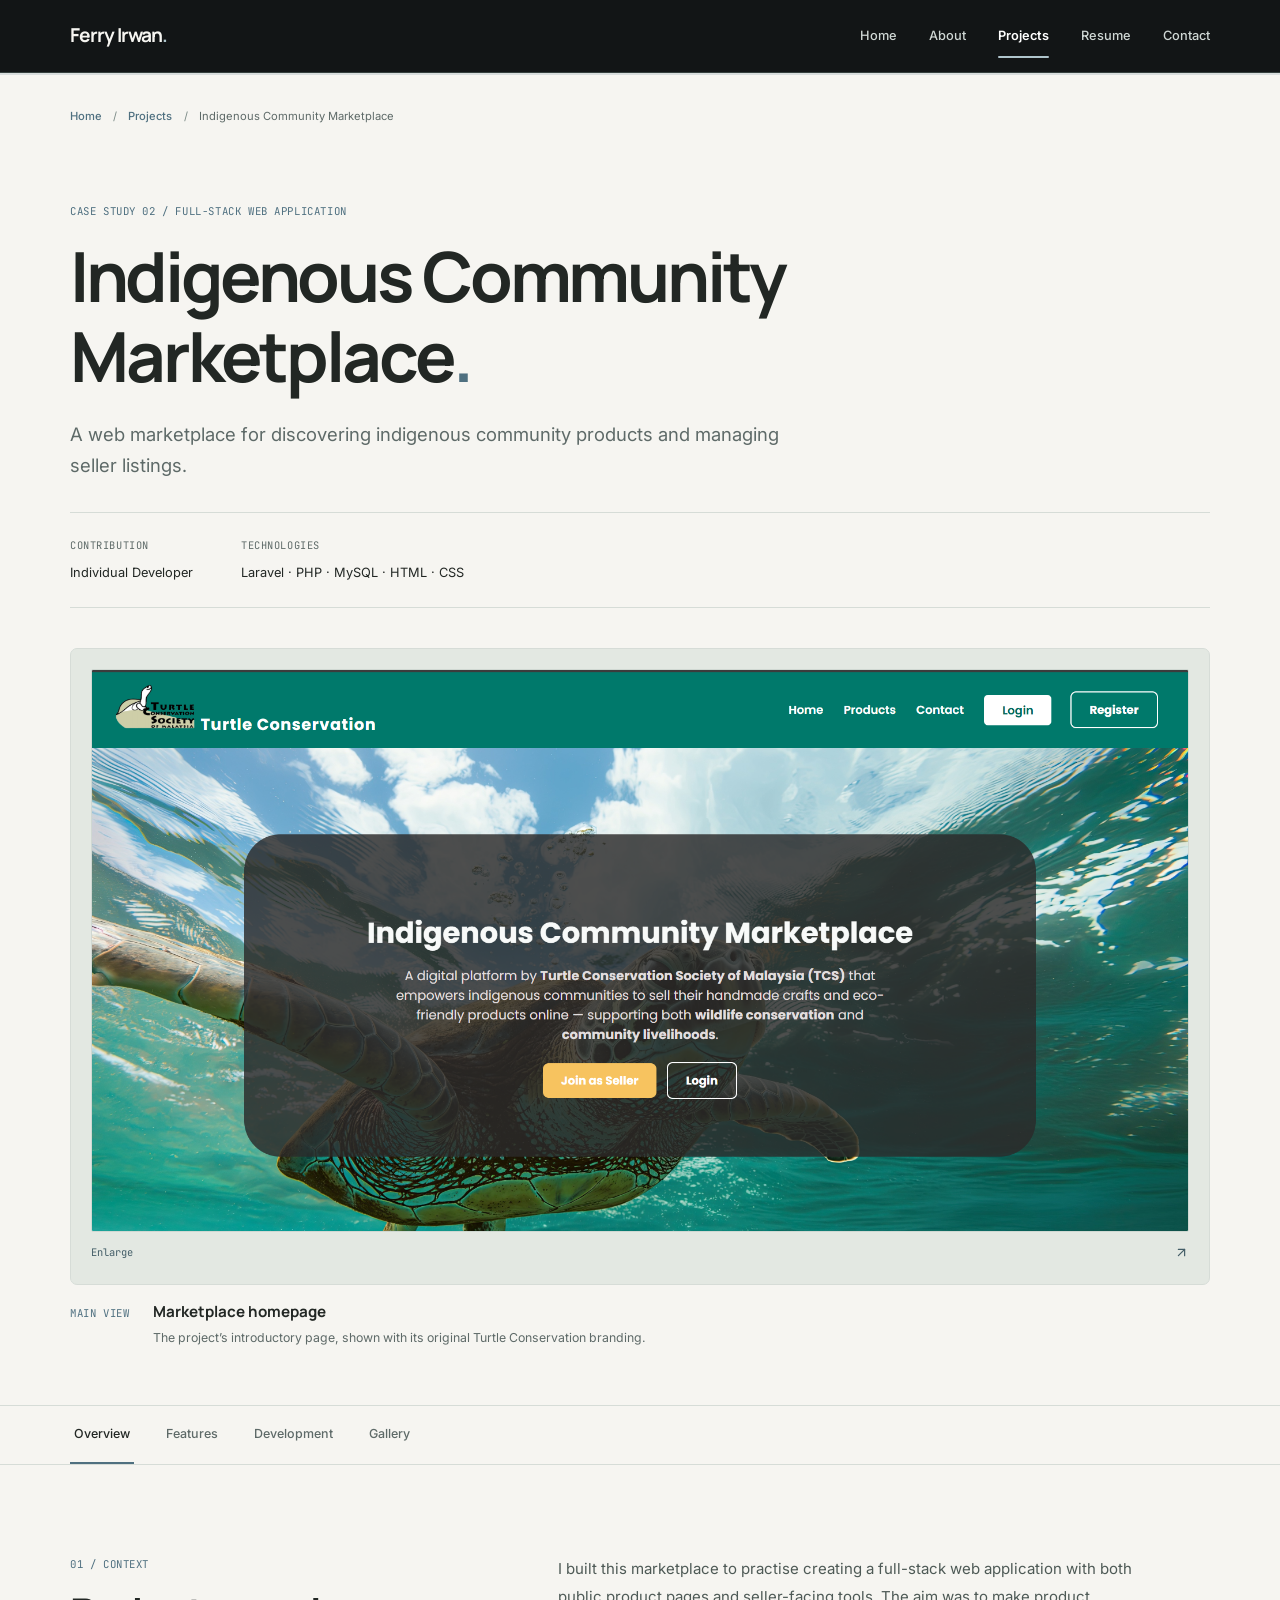
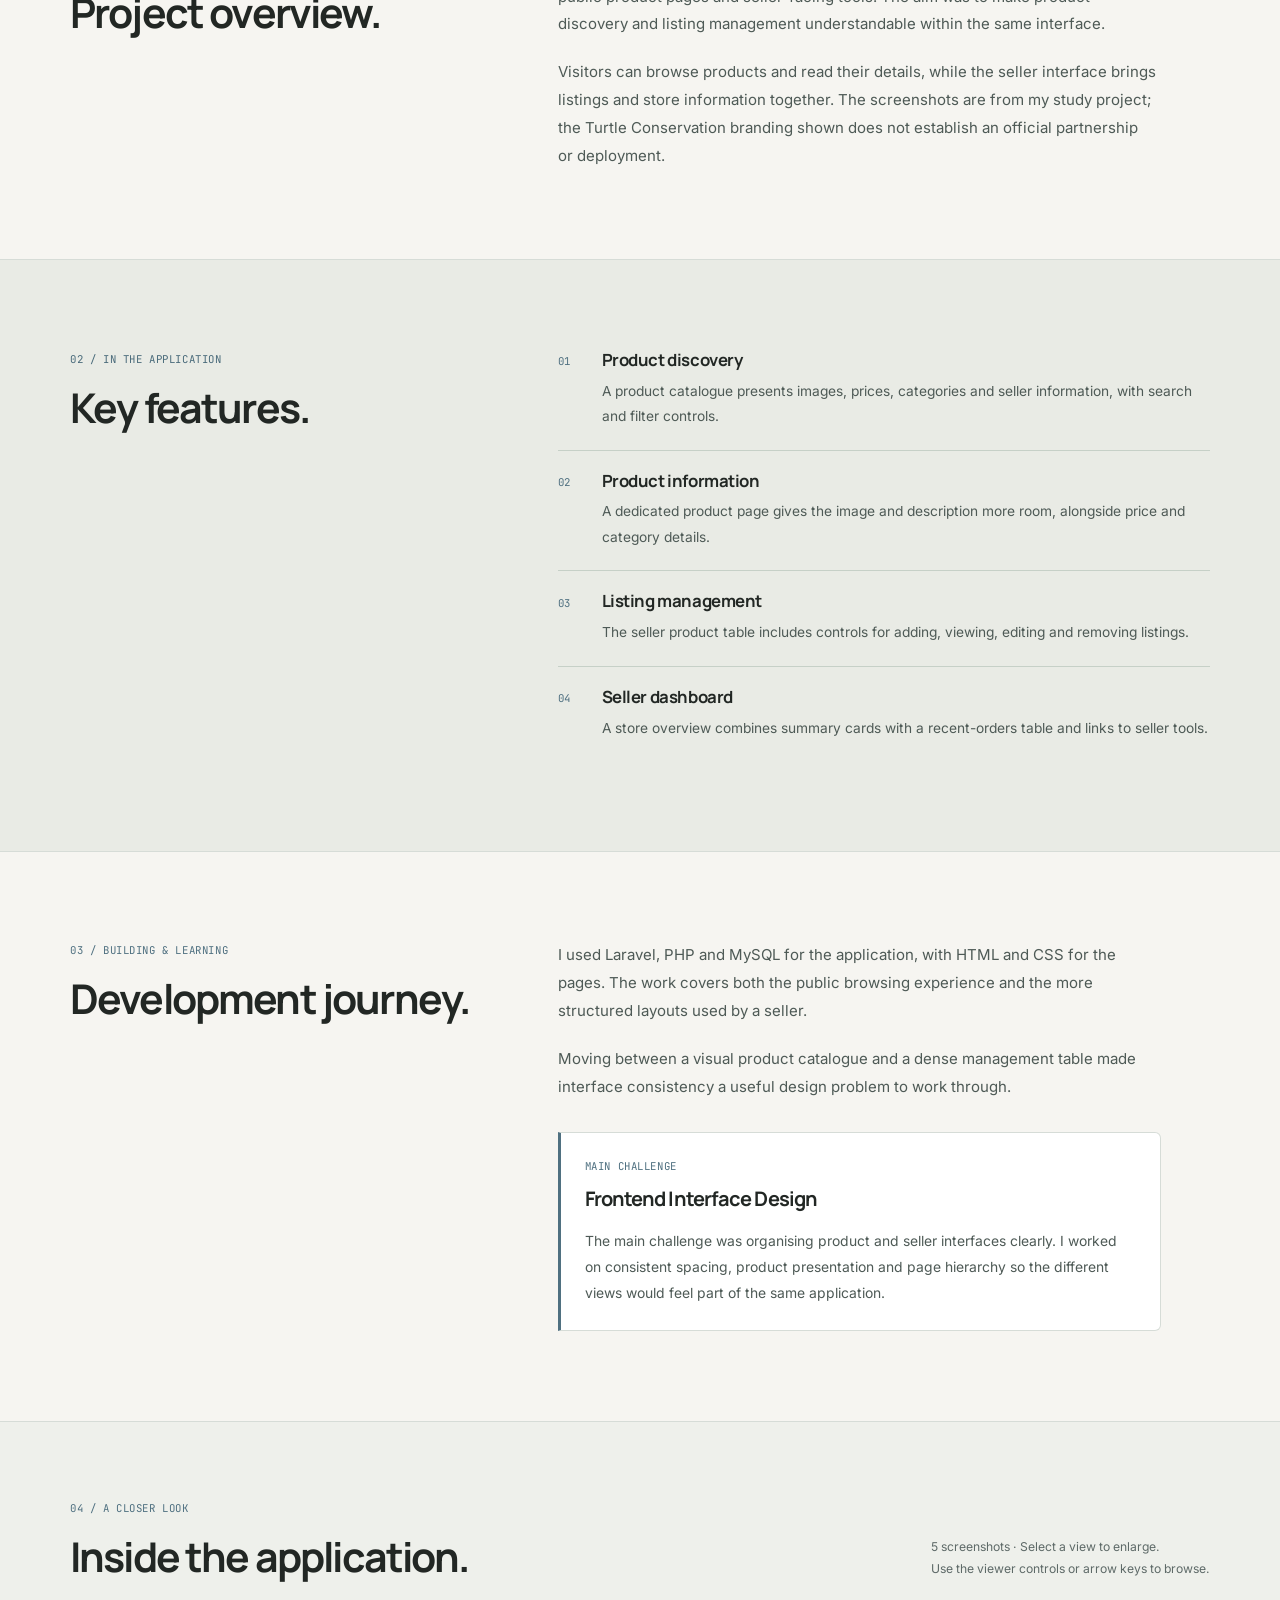
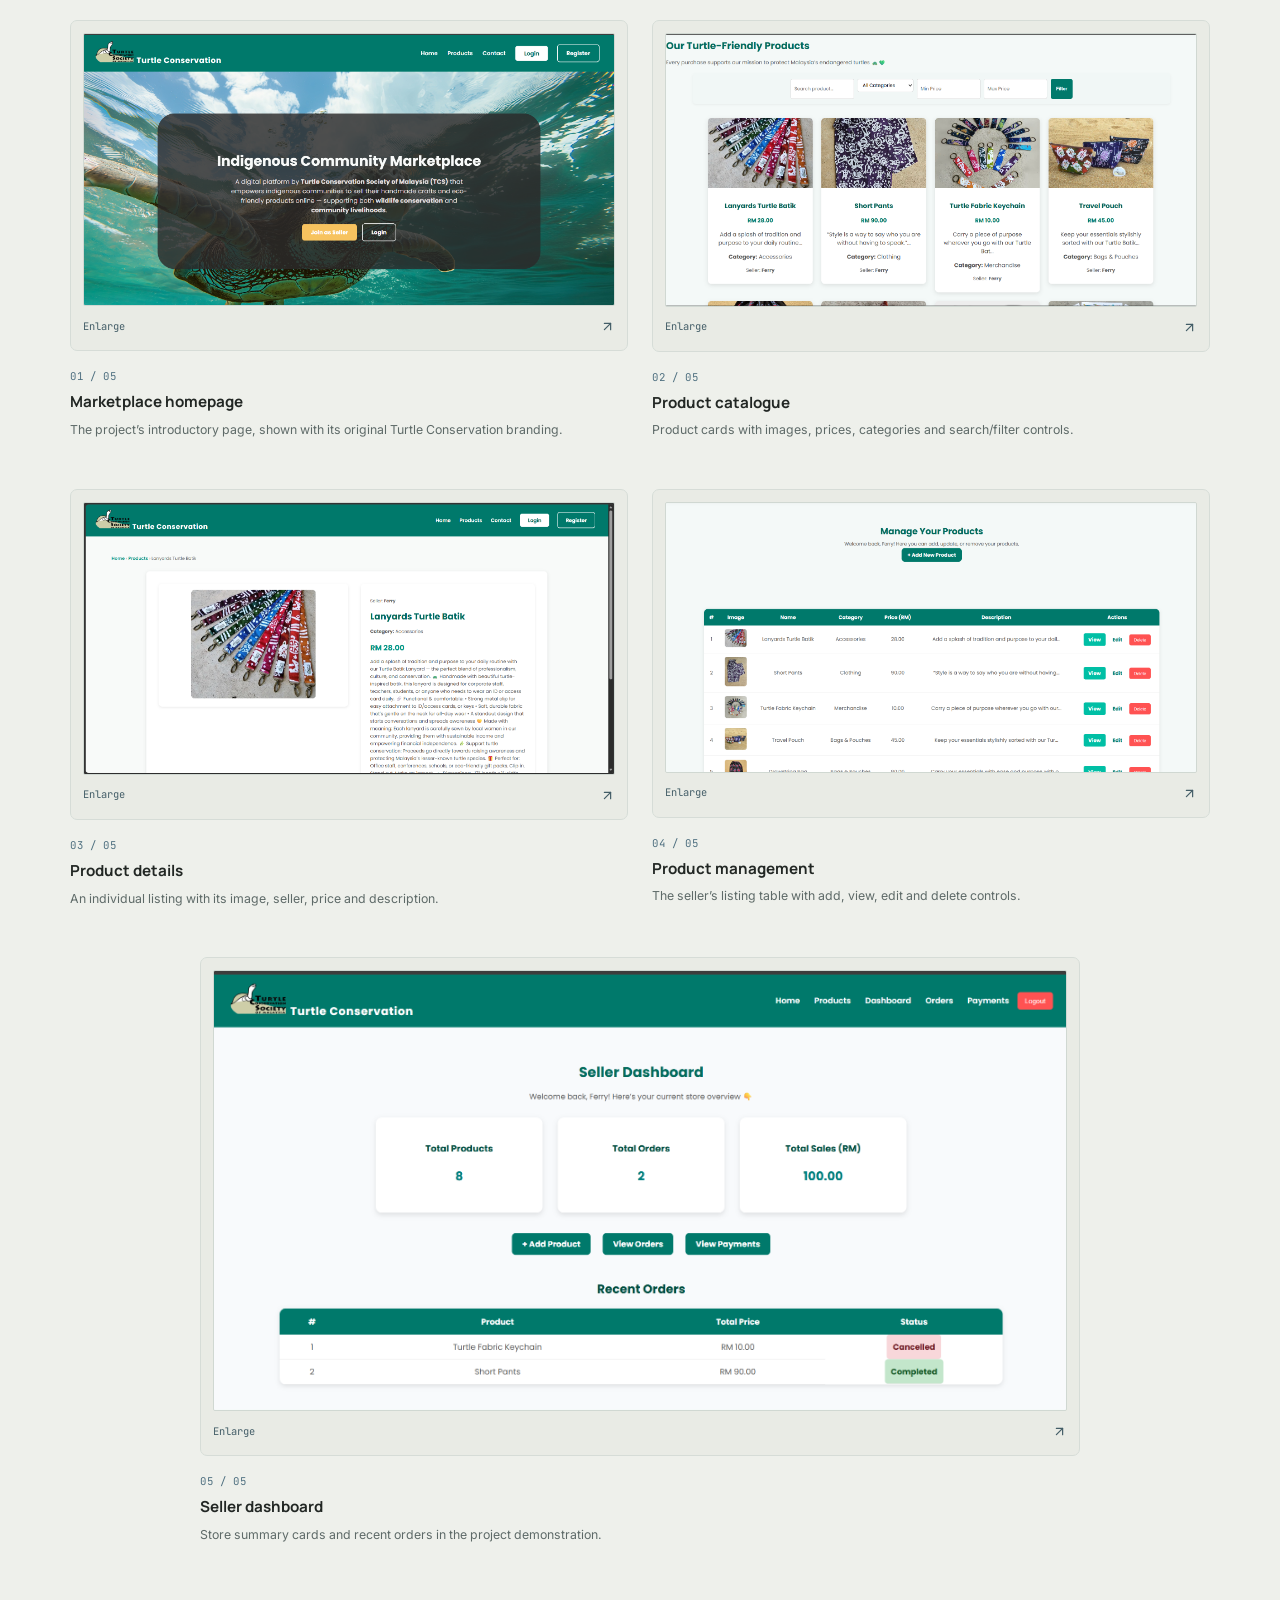
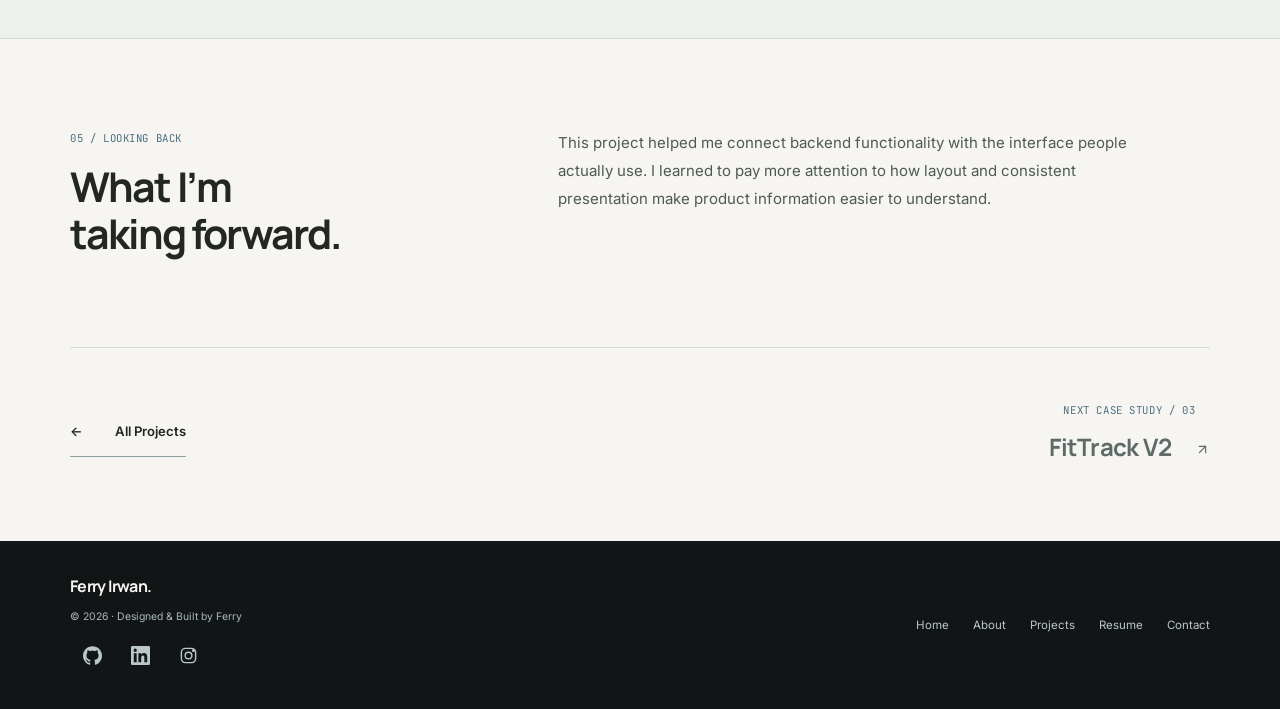
<file: projects/marketplace/index.html>
<!DOCTYPE html>
<html lang="en" class="project-document">
<head>
  <meta charset="UTF-8">
  <meta name="viewport" content="width=device-width, initial-scale=1.0">
  <meta name="description" content="A web marketplace for discovering indigenous community products and managing seller listings.">
  <meta name="theme-color" content="#121516">
  <title>Indigenous Community Marketplace | Ferry Irwan</title>
  <link rel="stylesheet" href="/style.css">
  <link rel="stylesheet" href="/foundation.css">
  <link rel="stylesheet" href="/projects-v2.css">
  <link rel="stylesheet" href="/case-study.css">
  <script src="/script.js" defer></script>
  <script src="/case-study.js" defer></script>
  <script src="/case-study-motion.js" defer></script>
  <script src="/case-study-progress.js" defer></script>
  <link rel="canonical" href="/projects/marketplace/">
</head>
<body class="projects-v2 case-study-page">
  <a class="skip-link" href="#main-content">Skip to content</a>
  <header class="navbar site-header">
    <div class="nav-container">
      <a class="logo site-brand" href="/" aria-label="Ferry Irwan — Home">Ferry Irwan<span aria-hidden="true">.</span></a>
      <div class="nav-right">
        <nav id="main-navigation" aria-label="Main navigation">
          <a href="/">Home</a>
          <a href="/about.html">About</a>
          <a href="/projects/" class="active" aria-current="page">Projects</a>
          <a href="/resume/">Resume</a>
          <a href="/#contact">Contact</a>
        </nav>
        <button class="nav-toggle-btn" id="nav-toggle" type="button" aria-controls="main-navigation" aria-label="Toggle navigation menu" aria-expanded="false"><span class="nav-toggle-icon"></span></button>
      </div>
    </div>
  </header>
  <div class="case-reading-progress" aria-hidden="true"><div class="case-reading-progress-fill"></div></div>
  <main id="main-content" tabindex="-1">
    <div class="project-container case-hero">
      <nav class="case-breadcrumb" aria-label="Breadcrumb"><ol><li><a href="/">Home</a></li><li><a href="/projects/">Projects</a></li><li aria-current="page">Indigenous Community Marketplace</li></ol></nav>
      <p class="project-label">Case study 02 / Full-Stack Web Application</p>
      <h1>Indigenous Community Marketplace<span>.</span></h1><p class="case-deck">A web marketplace for discovering indigenous community products and managing seller listings.</p>
      <dl class="project-facts"><div><dt>Contribution</dt><dd>Individual Developer</dd></div><div><dt>Technologies</dt><dd>Laravel · PHP · MySQL · HTML · CSS</dd></div></dl>
      <div class="case-cover">
          <figure class="project-shot project-shot-cover">
            <button class="project-image-button" type="button" data-full="/images/indigenous/homepage.png" data-gallery="project-marketplace" data-caption="Marketplace homepage: The project’s introductory page, shown with its original Turtle Conservation branding." aria-label="Enlarge screenshot: Marketplace homepage">
              <img src="/images/indigenous/homepage.png" width="1901" height="973" alt="The project’s introductory page, shown with its original Turtle Conservation branding." fetchpriority="high" decoding="async">
              <span class="project-image-action" aria-hidden="true">Enlarge <span><svg class="icon-arrow-up-right" width="15" height="15" viewBox="0 0 24 24" fill="none" stroke="currentColor" stroke-width="1.9" stroke-linecap="round" stroke-linejoin="round" aria-hidden="true" focusable="false"><path d="M7 17 17 7"/><path d="M7 7h10v10"/></svg></span></span>
            </button>
            <figcaption>
              <span class="project-label">Main view</span>
              <strong>Marketplace homepage</strong>
              <span>The project’s introductory page, shown with its original Turtle Conservation branding.</span>
            </figcaption>
          </figure>
</div>
    </div>
    <nav class="case-section-nav" aria-label="Case study sections"><div class="project-container case-section-links"><a href="#overview" aria-current="location">Overview</a><a href="#features">Features</a><a href="#development">Development</a><a href="#gallery">Gallery</a></div></nav>
    <section class="project-container case-section case-overview" id="overview" aria-labelledby="overview-heading"><div class="case-section-heading"><p class="project-label">01 / Context</p><h2 id="overview-heading">Project overview.</h2></div><div class="case-prose"><p>I built this marketplace to practise creating a full-stack web application with both public product pages and seller-facing tools. The aim was to make product discovery and listing management understandable within the same interface.</p><p>Visitors can browse products and read their details, while the seller interface brings listings and store information together. The screenshots are from my study project; the Turtle Conservation branding shown does not establish an official partnership or deployment.</p></div></section>
    <section class="case-feature-surface" id="features" aria-labelledby="features-heading"><div class="project-container case-section"><div class="case-section-heading"><p class="project-label">02 / In the application</p><h2 id="features-heading">Key features.</h2></div><ol class="case-feature-list">
        <li><span class="project-label" aria-hidden="true">01</span><div><h3>Product discovery</h3><p>A product catalogue presents images, prices, categories and seller information, with search and filter controls.</p></div></li>
        <li><span class="project-label" aria-hidden="true">02</span><div><h3>Product information</h3><p>A dedicated product page gives the image and description more room, alongside price and category details.</p></div></li>
        <li><span class="project-label" aria-hidden="true">03</span><div><h3>Listing management</h3><p>The seller product table includes controls for adding, viewing, editing and removing listings.</p></div></li>
        <li><span class="project-label" aria-hidden="true">04</span><div><h3>Seller dashboard</h3><p>A store overview combines summary cards with a recent-orders table and links to seller tools.</p></div></li>
      </ol></div></section>
    <section class="project-container case-section case-development" id="development" aria-labelledby="development-heading"><div class="case-section-heading"><p class="project-label">03 / Building & learning</p><h2 id="development-heading">Development journey.</h2></div><div class="case-prose"><p>I used Laravel, PHP and MySQL for the application, with HTML and CSS for the pages. The work covers both the public browsing experience and the more structured layouts used by a seller.</p><p>Moving between a visual product catalogue and a dense management table made interface consistency a useful design problem to work through.</p><aside class="case-challenge" aria-labelledby="challenge-heading"><p class="project-label">Main challenge</p><h3 id="challenge-heading">Frontend Interface Design</h3><p>The main challenge was organising product and seller interfaces clearly. I worked on consistent spacing, product presentation and page hierarchy so the different views would feel part of the same application.</p></aside></div></section>
    <section class="case-gallery-surface" id="gallery" aria-labelledby="gallery-heading"><div class="project-container case-gallery-inner"><div class="case-gallery-heading"><div><p class="project-label">04 / A closer look</p><h2 id="gallery-heading">Inside the application.</h2></div><p>5 screenshots · Select a view to enlarge.<br>Use the viewer controls or arrow keys to browse.</p></div><div class="case-gallery">
          <figure class="project-shot">
            <button class="project-image-button" type="button" data-full="/images/indigenous/homepage.png" data-gallery="project-marketplace" data-caption="Marketplace homepage: The project’s introductory page, shown with its original Turtle Conservation branding." aria-label="Enlarge screenshot: Marketplace homepage">
              <img src="/images/indigenous/homepage.png" width="1901" height="973" alt="The project’s introductory page, shown with its original Turtle Conservation branding." loading="lazy" decoding="async">
              <span class="project-image-action" aria-hidden="true">Enlarge <span><svg class="icon-arrow-up-right" width="15" height="15" viewBox="0 0 24 24" fill="none" stroke="currentColor" stroke-width="1.9" stroke-linecap="round" stroke-linejoin="round" aria-hidden="true" focusable="false"><path d="M7 17 17 7"/><path d="M7 7h10v10"/></svg></span></span>
            </button>
            <figcaption>
              <span class="project-label">01 / 05</span>
              <strong>Marketplace homepage</strong>
              <span>The project’s introductory page, shown with its original Turtle Conservation branding.</span>
            </figcaption>
          </figure>

          <figure class="project-shot">
            <button class="project-image-button" type="button" data-full="/images/indigenous/product_catalog.png" data-gallery="project-marketplace" data-caption="Product catalogue: Product cards with images, prices, categories and search/filter controls." aria-label="Enlarge screenshot: Product catalogue">
              <img src="/images/indigenous/product_catalog.png" width="1897" height="972" alt="Product cards with images, prices, categories and search/filter controls." loading="lazy" decoding="async">
              <span class="project-image-action" aria-hidden="true">Enlarge <span><svg class="icon-arrow-up-right" width="15" height="15" viewBox="0 0 24 24" fill="none" stroke="currentColor" stroke-width="1.9" stroke-linecap="round" stroke-linejoin="round" aria-hidden="true" focusable="false"><path d="M7 17 17 7"/><path d="M7 7h10v10"/></svg></span></span>
            </button>
            <figcaption>
              <span class="project-label">02 / 05</span>
              <strong>Product catalogue</strong>
              <span>Product cards with images, prices, categories and search/filter controls.</span>
            </figcaption>
          </figure>

          <figure class="project-shot">
            <button class="project-image-button" type="button" data-full="/images/indigenous/product_detail.png" data-gallery="project-marketplace" data-caption="Product details: An individual listing with its image, seller, price and description." aria-label="Enlarge screenshot: Product details">
              <img src="/images/indigenous/product_detail.png" width="1917" height="982" alt="An individual listing with its image, seller, price and description." loading="lazy" decoding="async">
              <span class="project-image-action" aria-hidden="true">Enlarge <span><svg class="icon-arrow-up-right" width="15" height="15" viewBox="0 0 24 24" fill="none" stroke="currentColor" stroke-width="1.9" stroke-linecap="round" stroke-linejoin="round" aria-hidden="true" focusable="false"><path d="M7 17 17 7"/><path d="M7 7h10v10"/></svg></span></span>
            </button>
            <figcaption>
              <span class="project-label">03 / 05</span>
              <strong>Product details</strong>
              <span>An individual listing with its image, seller, price and description.</span>
            </figcaption>
          </figure>

          <figure class="project-shot">
            <button class="project-image-button" type="button" data-full="/images/indigenous/product_manage.png" data-gallery="project-marketplace" data-caption="Product management: The seller’s listing table with add, view, edit and delete controls." aria-label="Enlarge screenshot: Product management">
              <img src="/images/indigenous/product_manage.png" width="1896" height="962" alt="The seller’s listing table with add, view, edit and delete controls." loading="lazy" decoding="async">
              <span class="project-image-action" aria-hidden="true">Enlarge <span><svg class="icon-arrow-up-right" width="15" height="15" viewBox="0 0 24 24" fill="none" stroke="currentColor" stroke-width="1.9" stroke-linecap="round" stroke-linejoin="round" aria-hidden="true" focusable="false"><path d="M7 17 17 7"/><path d="M7 7h10v10"/></svg></span></span>
            </button>
            <figcaption>
              <span class="project-label">04 / 05</span>
              <strong>Product management</strong>
              <span>The seller’s listing table with add, view, edit and delete controls.</span>
            </figcaption>
          </figure>

          <figure class="project-shot">
            <button class="project-image-button" type="button" data-full="/images/indigenous/seller_dashboard.png" data-gallery="project-marketplace" data-caption="Seller dashboard: Store summary cards and recent orders in the project demonstration." aria-label="Enlarge screenshot: Seller dashboard">
              <img src="/images/indigenous/seller_dashboard.png" width="1896" height="977" alt="Store summary cards and recent orders in the project demonstration." loading="lazy" decoding="async">
              <span class="project-image-action" aria-hidden="true">Enlarge <span><svg class="icon-arrow-up-right" width="15" height="15" viewBox="0 0 24 24" fill="none" stroke="currentColor" stroke-width="1.9" stroke-linecap="round" stroke-linejoin="round" aria-hidden="true" focusable="false"><path d="M7 17 17 7"/><path d="M7 7h10v10"/></svg></span></span>
            </button>
            <figcaption>
              <span class="project-label">05 / 05</span>
              <strong>Seller dashboard</strong>
              <span>Store summary cards and recent orders in the project demonstration.</span>
            </figcaption>
          </figure>
</div><noscript><p class="case-no-script">The screenshots remain visible here. Enable JavaScript to use the enlarged viewer and its navigation controls.</p></noscript></div></section>
    <section class="project-container case-section case-reflection" aria-labelledby="reflection-heading"><div class="case-section-heading"><p class="project-label">05 / Looking back</p><h2 id="reflection-heading">What I’m taking forward.</h2></div><div class="case-prose"><p>This project helped me connect backend functionality with the interface people actually use. I learned to pay more attention to how layout and consistent presentation make product information easier to understand.</p></div></section>
    <nav class="project-container case-next" aria-label="Project navigation"><a class="project-cta" href="/projects/"><span aria-hidden="true">←</span> All Projects</a><a class="case-next-link" href="/projects/fittrack-v2/"><span class="project-label">Next case study / 03</span><span>FitTrack V2 <span aria-hidden="true"><svg class="icon-arrow-up-right" width="15" height="15" viewBox="0 0 24 24" fill="none" stroke="currentColor" stroke-width="1.9" stroke-linecap="round" stroke-linejoin="round" aria-hidden="true" focusable="false"><path d="M7 17 17 7"/><path d="M7 7h10v10"/></svg></span></span></a></nav>
  </main>
  <div id="image-lightbox" class="lightbox-modal" role="dialog" aria-modal="true" aria-hidden="true" aria-label="Project screenshot viewer" aria-describedby="lightbox-caption">
    <div class="lightbox-backdrop"></div>
    <div class="lightbox-content">
      <button class="lightbox-back-btn" type="button" aria-label="Close screenshot viewer and return to the case study"><span aria-hidden="true">←</span> Back</button>
      <button class="lightbox-close" type="button" aria-label="Close screenshot viewer">&times;</button>
      <div class="lightbox-image-wrap"><img id="lightbox-img" alt="Screenshot preview"></div>
      <p id="lightbox-caption" class="lightbox-caption"></p>
      <button class="lightbox-bottom-back" type="button">Back to case study</button>
    </div>
  </div>
  <footer class="site-footer">
    <svg class="social-icon-sprite" aria-hidden="true" focusable="false" xmlns="http://www.w3.org/2000/svg"><symbol id="social-github" viewBox="0 0 24 24"><path d="M12 .297c-6.63 0-12 5.373-12 12 0 5.303 3.438 9.8 8.205 11.385.6.113.82-.258.82-.577v-2.234c-3.338.726-4.033-1.416-4.033-1.416-.546-1.387-1.333-1.756-1.333-1.756-1.09-.745.083-.729.083-.729 1.205.084 1.84 1.237 1.84 1.237 1.07 1.835 2.807 1.305 3.492.998.108-.776.418-1.305.762-1.605-2.665-.303-5.467-1.332-5.467-5.93 0-1.31.47-2.381 1.235-3.221-.124-.303-.535-1.523.117-3.176 0 0 1.008-.322 3.3 1.23.957-.266 1.983-.399 3.003-.404 1.02.005 2.046.138 3.006.404 2.289-1.552 3.294-1.23 3.294-1.23.655 1.653.244 2.873.12 3.176.77.84 1.232 1.911 1.232 3.221 0 4.61-2.807 5.624-5.479 5.921.43.372.823 1.102.823 2.222v3.293c0 .322.216.694.825.576C20.565 22.092 24 17.592 24 12.297c0-6.627-5.373-12-12-12"/></symbol><symbol id="social-linkedin" viewBox="0 0 24 24"><path d="M20.447 20.452h-3.554v-5.569c0-1.328-.027-3.037-1.852-3.037-1.853 0-2.136 1.445-2.136 2.939v5.667H9.35V9h3.414v1.561h.049c.476-.9 1.637-1.85 3.37-1.85 3.601 0 4.27 2.37 4.27 5.455v6.286zM5.337 7.433a2.062 2.062 0 1 1 0-4.124 2.062 2.062 0 0 1 0 4.124zm1.782 13.019H3.555V9h3.564v11.452zM22.225 0H1.771C.792 0 0 .774 0 1.729V22.27C0 23.226.792 24 1.771 24h20.451C23.2 24 24 23.226 24 22.27V1.729C24 .774 23.2 0 22.222 0z"/></symbol><symbol id="social-instagram" viewBox="0 0 24 24"><rect x="3" y="3" width="18" height="18" rx="5.2" fill="none" stroke="currentColor" stroke-width="1.8"/><circle cx="12" cy="12" r="4.2" fill="none" stroke="currentColor" stroke-width="1.8"/><circle cx="18.2" cy="5.8" r="1" fill="currentColor"/></symbol></svg>
    <div class="site-footer-inner"><div><a class="site-footer-brand" href="/">Ferry Irwan.</a><p>&copy; <span id="year"></span> · Designed & Built by Ferry</p><div class="site-footer-socials" role="group" aria-label="Social profiles"><a class="social-icon-link" href="https://github.com/ferryyirwan" target="_blank" rel="noopener noreferrer" aria-label="GitHub"><svg aria-hidden="true" focusable="false"><use href="#social-github"></use></svg></a><a class="social-icon-link" href="https://www.linkedin.com/in/ferry-irwan-shah-azman-889b25428/" target="_blank" rel="noopener noreferrer" aria-label="LinkedIn"><svg aria-hidden="true" focusable="false"><use href="#social-linkedin"></use></svg></a><a class="social-icon-link" href="https://www.instagram.com/frywnsh?psln=MW9sdXI3djBjdHd5ZA%3D%3D&amp;utm_source=qr" target="_blank" rel="noopener noreferrer" aria-label="Instagram"><svg aria-hidden="true" focusable="false" class="social-icon-instagram"><use href="#social-instagram"></use></svg></a></div></div><nav aria-label="Footer navigation"><a href="/">Home</a><a href="/about.html">About</a><a href="/projects/">Projects</a><a href="/resume/">Resume</a><a href="/#contact">Contact</a></nav></div>
  </footer>
</body>
</html>
</file>
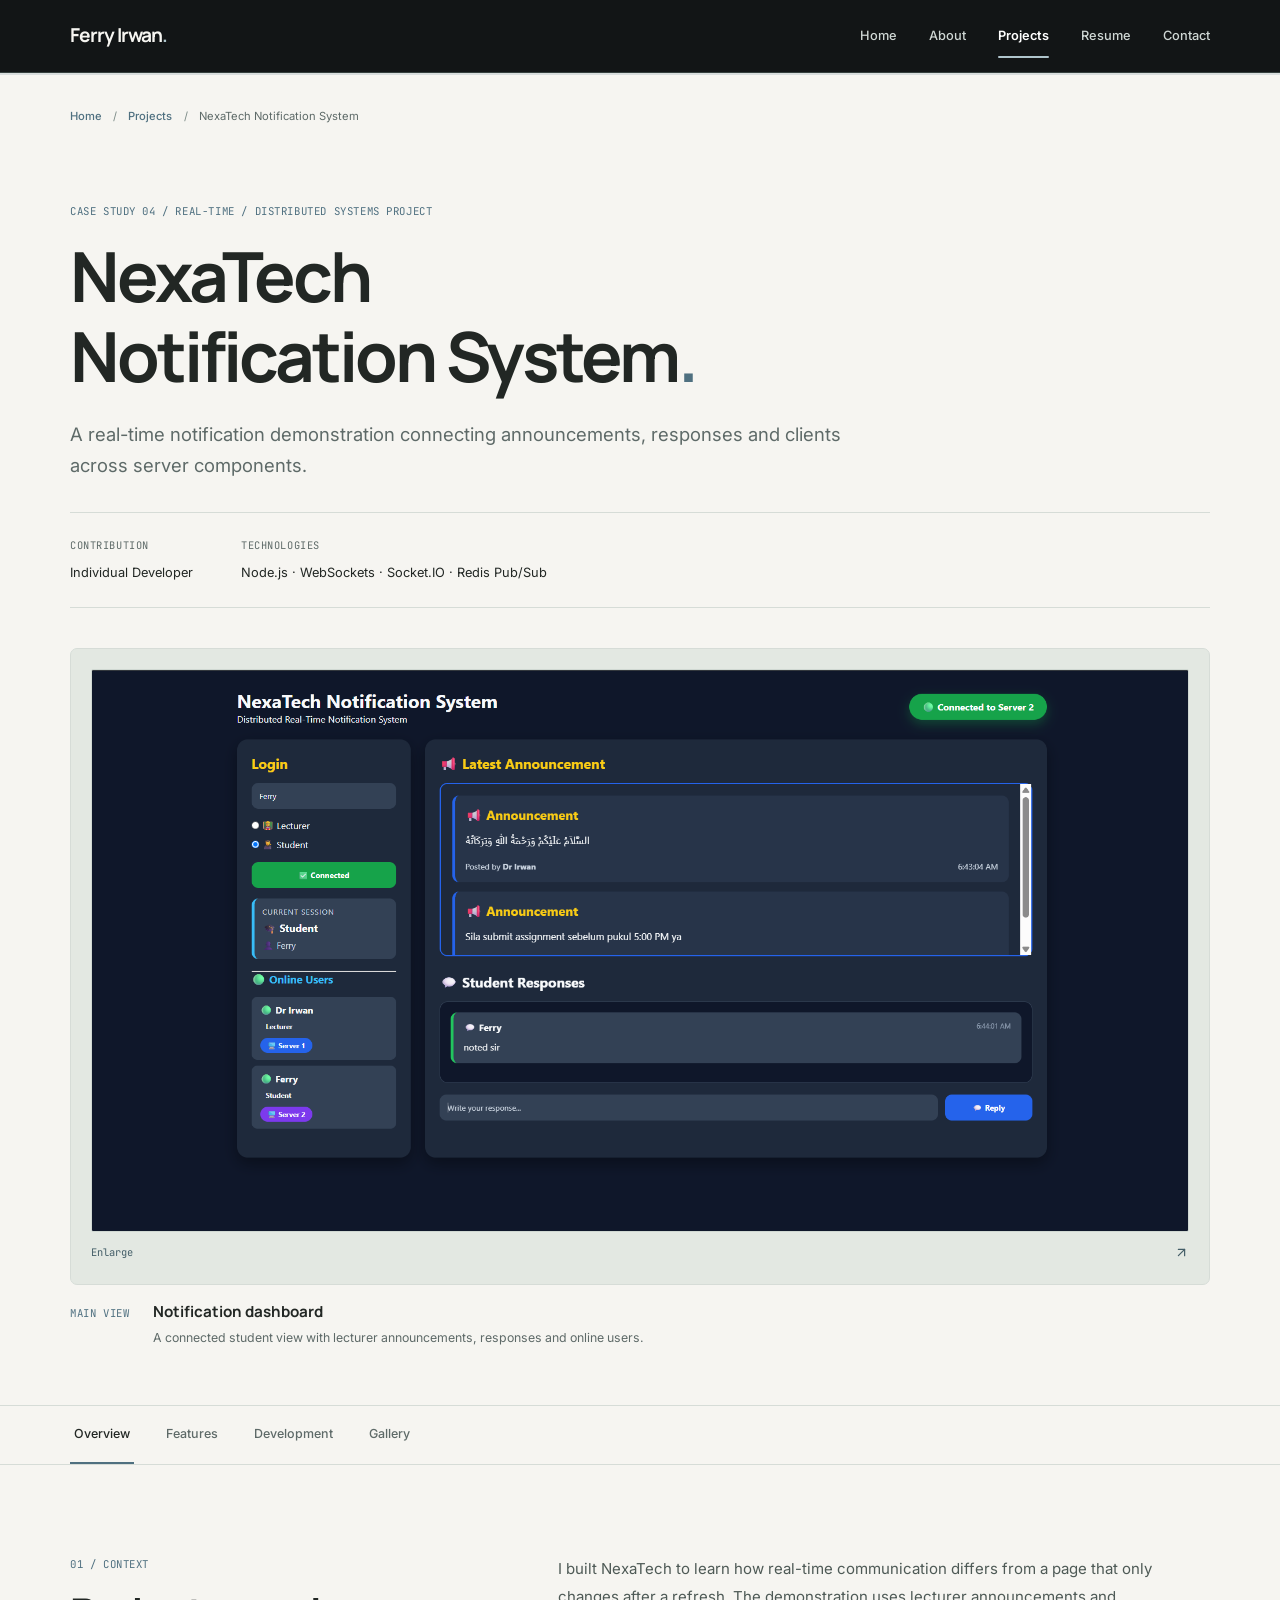
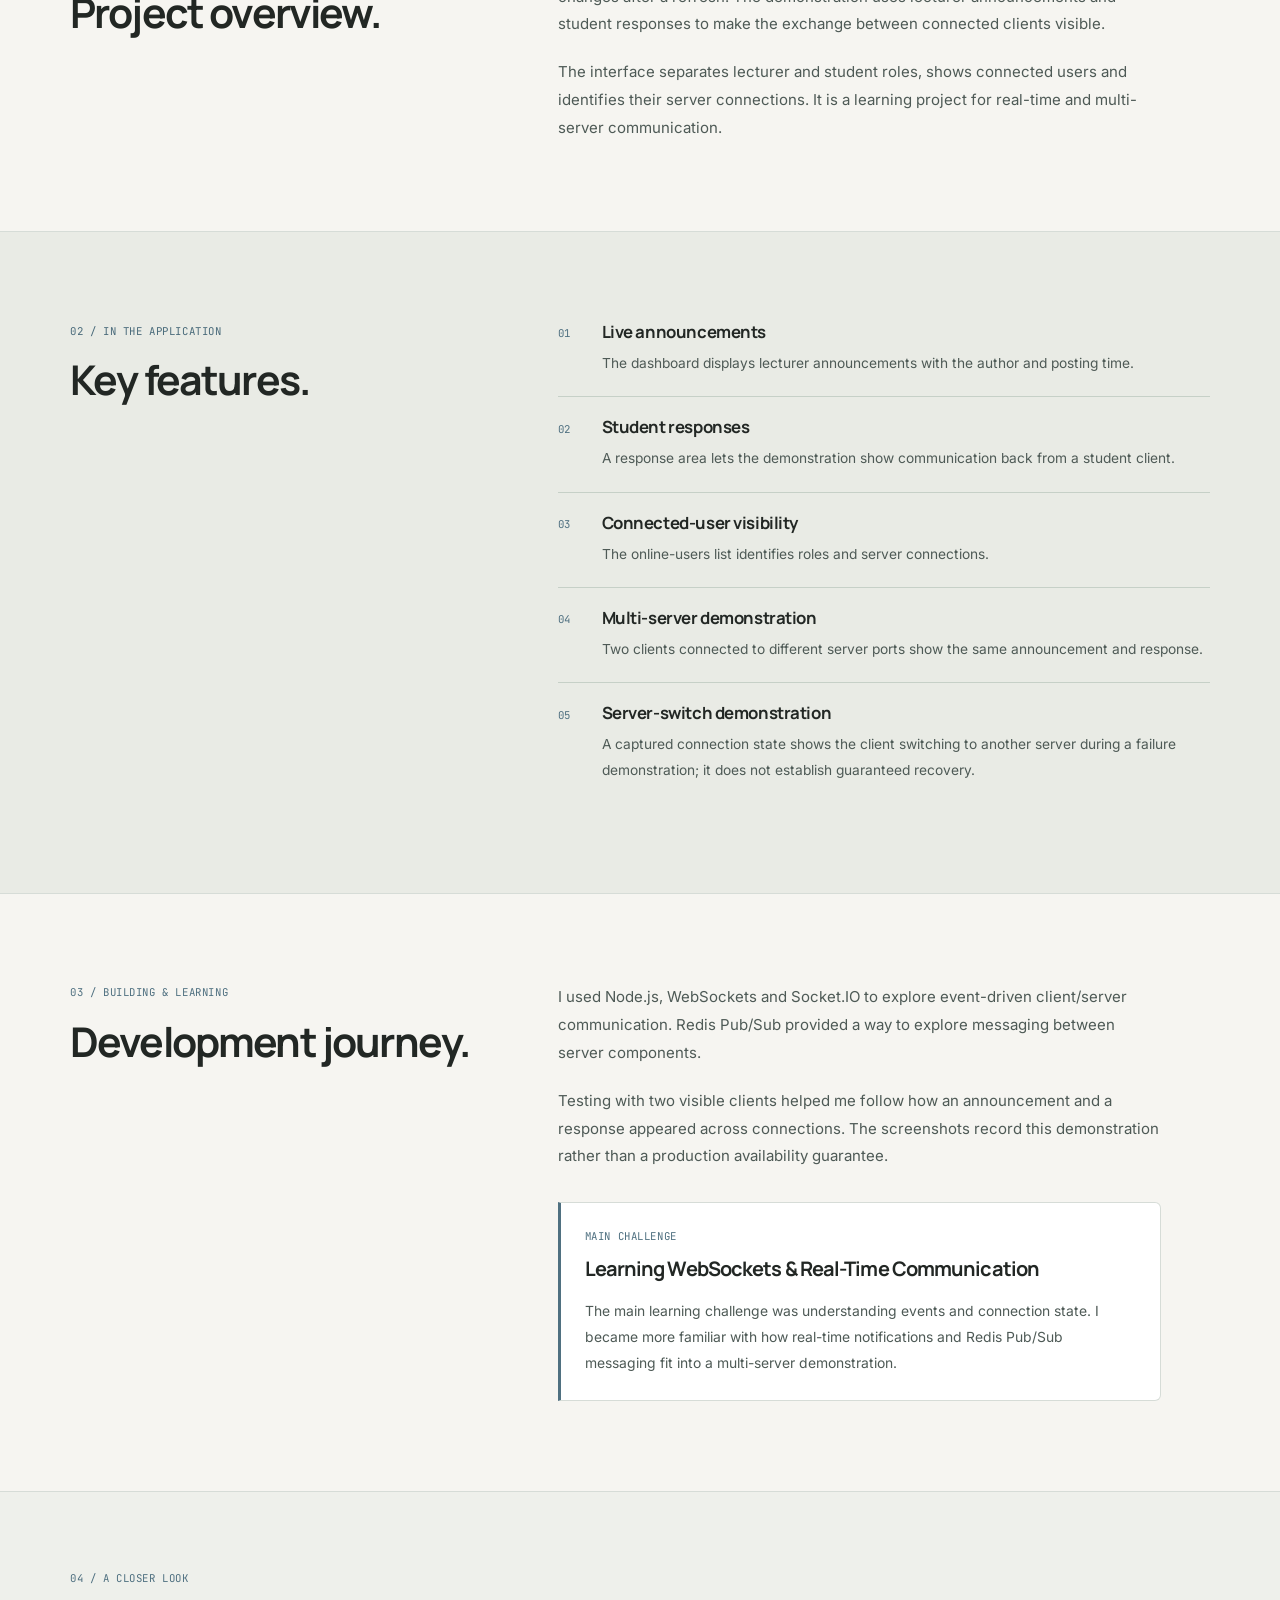
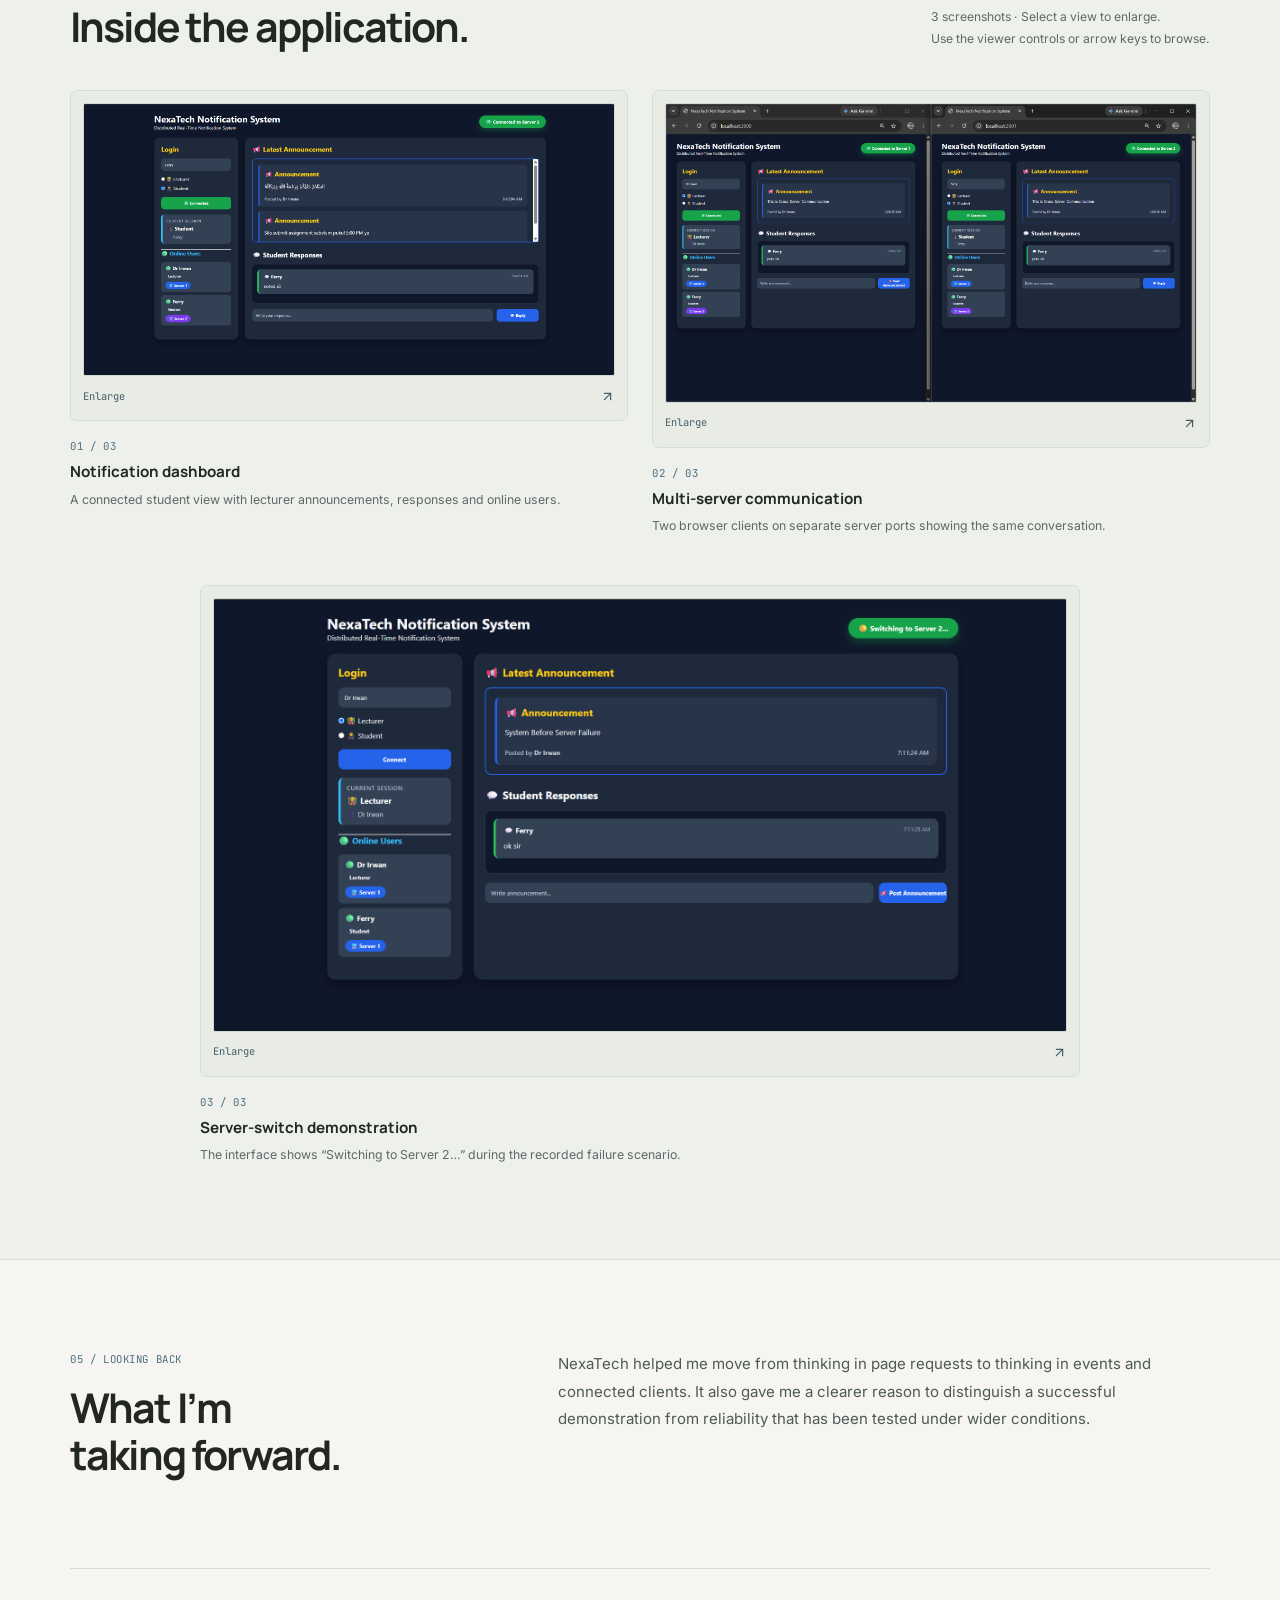
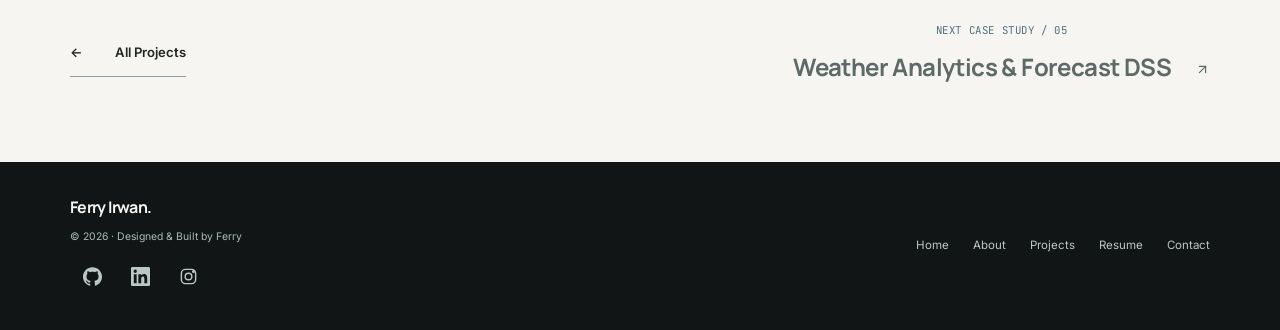
<file: projects/nexatech/index.html>
<!DOCTYPE html>
<html lang="en" class="project-document">
<head>
  <meta charset="UTF-8">
  <meta name="viewport" content="width=device-width, initial-scale=1.0">
  <meta name="description" content="A real-time notification demonstration connecting announcements, responses and clients across server components.">
  <meta name="theme-color" content="#121516">
  <title>NexaTech Notification System | Ferry Irwan</title>
  <link rel="stylesheet" href="/style.css">
  <link rel="stylesheet" href="/foundation.css">
  <link rel="stylesheet" href="/projects-v2.css">
  <link rel="stylesheet" href="/case-study.css">
  <script src="/script.js" defer></script>
  <script src="/case-study.js" defer></script>
  <script src="/case-study-motion.js" defer></script>
  <script src="/case-study-progress.js" defer></script>
  <link rel="canonical" href="/projects/nexatech/">
</head>
<body class="projects-v2 case-study-page">
  <a class="skip-link" href="#main-content">Skip to content</a>
  <header class="navbar site-header">
    <div class="nav-container">
      <a class="logo site-brand" href="/" aria-label="Ferry Irwan — Home">Ferry Irwan<span aria-hidden="true">.</span></a>
      <div class="nav-right">
        <nav id="main-navigation" aria-label="Main navigation">
          <a href="/">Home</a>
          <a href="/about.html">About</a>
          <a href="/projects/" class="active" aria-current="page">Projects</a>
          <a href="/resume/">Resume</a>
          <a href="/#contact">Contact</a>
        </nav>
        <button class="nav-toggle-btn" id="nav-toggle" type="button" aria-controls="main-navigation" aria-label="Toggle navigation menu" aria-expanded="false"><span class="nav-toggle-icon"></span></button>
      </div>
    </div>
  </header>
  <div class="case-reading-progress" aria-hidden="true"><div class="case-reading-progress-fill"></div></div>
  <main id="main-content" tabindex="-1">
    <div class="project-container case-hero">
      <nav class="case-breadcrumb" aria-label="Breadcrumb"><ol><li><a href="/">Home</a></li><li><a href="/projects/">Projects</a></li><li aria-current="page">NexaTech Notification System</li></ol></nav>
      <p class="project-label">Case study 04 / Real-Time / Distributed Systems Project</p>
      <h1>NexaTech Notification System<span>.</span></h1><p class="case-deck">A real-time notification demonstration connecting announcements, responses and clients across server components.</p>
      <dl class="project-facts"><div><dt>Contribution</dt><dd>Individual Developer</dd></div><div><dt>Technologies</dt><dd>Node.js · WebSockets · Socket.IO · Redis Pub/Sub</dd></div></dl>
      <div class="case-cover">
          <figure class="project-shot project-shot-cover">
            <button class="project-image-button" type="button" data-full="/images/nexatech/dashboard.png" data-gallery="project-nexatech" data-caption="Notification dashboard: A connected student view with lecturer announcements, responses and online users." aria-label="Enlarge screenshot: Notification dashboard">
              <img src="/images/nexatech/dashboard.png" width="1895" height="970" alt="A connected student view with lecturer announcements, responses and online users." fetchpriority="high" decoding="async">
              <span class="project-image-action" aria-hidden="true">Enlarge <span><svg class="icon-arrow-up-right" width="15" height="15" viewBox="0 0 24 24" fill="none" stroke="currentColor" stroke-width="1.9" stroke-linecap="round" stroke-linejoin="round" aria-hidden="true" focusable="false"><path d="M7 17 17 7"/><path d="M7 7h10v10"/></svg></span></span>
            </button>
            <figcaption>
              <span class="project-label">Main view</span>
              <strong>Notification dashboard</strong>
              <span>A connected student view with lecturer announcements, responses and online users.</span>
            </figcaption>
          </figure>
</div>
    </div>
    <nav class="case-section-nav" aria-label="Case study sections"><div class="project-container case-section-links"><a href="#overview" aria-current="location">Overview</a><a href="#features">Features</a><a href="#development">Development</a><a href="#gallery">Gallery</a></div></nav>
    <section class="project-container case-section case-overview" id="overview" aria-labelledby="overview-heading"><div class="case-section-heading"><p class="project-label">01 / Context</p><h2 id="overview-heading">Project overview.</h2></div><div class="case-prose"><p>I built NexaTech to learn how real-time communication differs from a page that only changes after a refresh. The demonstration uses lecturer announcements and student responses to make the exchange between connected clients visible.</p><p>The interface separates lecturer and student roles, shows connected users and identifies their server connections. It is a learning project for real-time and multi-server communication.</p></div></section>
    <section class="case-feature-surface" id="features" aria-labelledby="features-heading"><div class="project-container case-section"><div class="case-section-heading"><p class="project-label">02 / In the application</p><h2 id="features-heading">Key features.</h2></div><ol class="case-feature-list">
        <li><span class="project-label" aria-hidden="true">01</span><div><h3>Live announcements</h3><p>The dashboard displays lecturer announcements with the author and posting time.</p></div></li>
        <li><span class="project-label" aria-hidden="true">02</span><div><h3>Student responses</h3><p>A response area lets the demonstration show communication back from a student client.</p></div></li>
        <li><span class="project-label" aria-hidden="true">03</span><div><h3>Connected-user visibility</h3><p>The online-users list identifies roles and server connections.</p></div></li>
        <li><span class="project-label" aria-hidden="true">04</span><div><h3>Multi-server demonstration</h3><p>Two clients connected to different server ports show the same announcement and response.</p></div></li>
        <li><span class="project-label" aria-hidden="true">05</span><div><h3>Server-switch demonstration</h3><p>A captured connection state shows the client switching to another server during a failure demonstration; it does not establish guaranteed recovery.</p></div></li>
      </ol></div></section>
    <section class="project-container case-section case-development" id="development" aria-labelledby="development-heading"><div class="case-section-heading"><p class="project-label">03 / Building & learning</p><h2 id="development-heading">Development journey.</h2></div><div class="case-prose"><p>I used Node.js, WebSockets and Socket.IO to explore event-driven client/server communication. Redis Pub/Sub provided a way to explore messaging between server components.</p><p>Testing with two visible clients helped me follow how an announcement and a response appeared across connections. The screenshots record this demonstration rather than a production availability guarantee.</p><aside class="case-challenge" aria-labelledby="challenge-heading"><p class="project-label">Main challenge</p><h3 id="challenge-heading">Learning WebSockets &amp; Real-Time Communication</h3><p>The main learning challenge was understanding events and connection state. I became more familiar with how real-time notifications and Redis Pub/Sub messaging fit into a multi-server demonstration.</p></aside></div></section>
    <section class="case-gallery-surface" id="gallery" aria-labelledby="gallery-heading"><div class="project-container case-gallery-inner"><div class="case-gallery-heading"><div><p class="project-label">04 / A closer look</p><h2 id="gallery-heading">Inside the application.</h2></div><p>3 screenshots · Select a view to enlarge.<br>Use the viewer controls or arrow keys to browse.</p></div><div class="case-gallery">
          <figure class="project-shot">
            <button class="project-image-button" type="button" data-full="/images/nexatech/dashboard.png" data-gallery="project-nexatech" data-caption="Notification dashboard: A connected student view with lecturer announcements, responses and online users." aria-label="Enlarge screenshot: Notification dashboard">
              <img src="/images/nexatech/dashboard.png" width="1895" height="970" alt="A connected student view with lecturer announcements, responses and online users." loading="lazy" decoding="async">
              <span class="project-image-action" aria-hidden="true">Enlarge <span><svg class="icon-arrow-up-right" width="15" height="15" viewBox="0 0 24 24" fill="none" stroke="currentColor" stroke-width="1.9" stroke-linecap="round" stroke-linejoin="round" aria-hidden="true" focusable="false"><path d="M7 17 17 7"/><path d="M7 7h10v10"/></svg></span></span>
            </button>
            <figcaption>
              <span class="project-label">01 / 03</span>
              <strong>Notification dashboard</strong>
              <span>A connected student view with lecturer announcements, responses and online users.</span>
            </figcaption>
          </figure>

          <figure class="project-shot">
            <button class="project-image-button" type="button" data-full="/images/nexatech/multi-server.png" data-gallery="project-nexatech" data-caption="Multi-server communication: Two browser clients on separate server ports showing the same conversation." aria-label="Enlarge screenshot: Multi-server communication">
              <img src="/images/nexatech/multi-server.png" width="1920" height="1080" alt="Two browser clients on separate server ports showing the same conversation." loading="lazy" decoding="async">
              <span class="project-image-action" aria-hidden="true">Enlarge <span><svg class="icon-arrow-up-right" width="15" height="15" viewBox="0 0 24 24" fill="none" stroke="currentColor" stroke-width="1.9" stroke-linecap="round" stroke-linejoin="round" aria-hidden="true" focusable="false"><path d="M7 17 17 7"/><path d="M7 7h10v10"/></svg></span></span>
            </button>
            <figcaption>
              <span class="project-label">02 / 03</span>
              <strong>Multi-server communication</strong>
              <span>Two browser clients on separate server ports showing the same conversation.</span>
            </figcaption>
          </figure>

          <figure class="project-shot">
            <button class="project-image-button" type="button" data-full="/images/nexatech/failover.png" data-gallery="project-nexatech" data-caption="Server-switch demonstration: The interface shows “Switching to Server 2…” during the recorded failure scenario." aria-label="Enlarge screenshot: Server-switch demonstration">
              <img src="/images/nexatech/failover.png" width="1890" height="958" alt="The interface shows “Switching to Server 2…” during the recorded failure scenario." loading="lazy" decoding="async">
              <span class="project-image-action" aria-hidden="true">Enlarge <span><svg class="icon-arrow-up-right" width="15" height="15" viewBox="0 0 24 24" fill="none" stroke="currentColor" stroke-width="1.9" stroke-linecap="round" stroke-linejoin="round" aria-hidden="true" focusable="false"><path d="M7 17 17 7"/><path d="M7 7h10v10"/></svg></span></span>
            </button>
            <figcaption>
              <span class="project-label">03 / 03</span>
              <strong>Server-switch demonstration</strong>
              <span>The interface shows “Switching to Server 2…” during the recorded failure scenario.</span>
            </figcaption>
          </figure>
</div><noscript><p class="case-no-script">The screenshots remain visible here. Enable JavaScript to use the enlarged viewer and its navigation controls.</p></noscript></div></section>
    <section class="project-container case-section case-reflection" aria-labelledby="reflection-heading"><div class="case-section-heading"><p class="project-label">05 / Looking back</p><h2 id="reflection-heading">What I’m taking forward.</h2></div><div class="case-prose"><p>NexaTech helped me move from thinking in page requests to thinking in events and connected clients. It also gave me a clearer reason to distinguish a successful demonstration from reliability that has been tested under wider conditions.</p></div></section>
    <nav class="project-container case-next" aria-label="Project navigation"><a class="project-cta" href="/projects/"><span aria-hidden="true">←</span> All Projects</a><a class="case-next-link" href="/projects/weather-analytics/"><span class="project-label">Next case study / 05</span><span>Weather Analytics &amp; Forecast DSS <span aria-hidden="true"><svg class="icon-arrow-up-right" width="15" height="15" viewBox="0 0 24 24" fill="none" stroke="currentColor" stroke-width="1.9" stroke-linecap="round" stroke-linejoin="round" aria-hidden="true" focusable="false"><path d="M7 17 17 7"/><path d="M7 7h10v10"/></svg></span></span></a></nav>
  </main>
  <div id="image-lightbox" class="lightbox-modal" role="dialog" aria-modal="true" aria-hidden="true" aria-label="Project screenshot viewer" aria-describedby="lightbox-caption">
    <div class="lightbox-backdrop"></div>
    <div class="lightbox-content">
      <button class="lightbox-back-btn" type="button" aria-label="Close screenshot viewer and return to the case study"><span aria-hidden="true">←</span> Back</button>
      <button class="lightbox-close" type="button" aria-label="Close screenshot viewer">&times;</button>
      <div class="lightbox-image-wrap"><img id="lightbox-img" alt="Screenshot preview"></div>
      <p id="lightbox-caption" class="lightbox-caption"></p>
      <button class="lightbox-bottom-back" type="button">Back to case study</button>
    </div>
  </div>
  <footer class="site-footer">
    <svg class="social-icon-sprite" aria-hidden="true" focusable="false" xmlns="http://www.w3.org/2000/svg"><symbol id="social-github" viewBox="0 0 24 24"><path d="M12 .297c-6.63 0-12 5.373-12 12 0 5.303 3.438 9.8 8.205 11.385.6.113.82-.258.82-.577v-2.234c-3.338.726-4.033-1.416-4.033-1.416-.546-1.387-1.333-1.756-1.333-1.756-1.09-.745.083-.729.083-.729 1.205.084 1.84 1.237 1.84 1.237 1.07 1.835 2.807 1.305 3.492.998.108-.776.418-1.305.762-1.605-2.665-.303-5.467-1.332-5.467-5.93 0-1.31.47-2.381 1.235-3.221-.124-.303-.535-1.523.117-3.176 0 0 1.008-.322 3.3 1.23.957-.266 1.983-.399 3.003-.404 1.02.005 2.046.138 3.006.404 2.289-1.552 3.294-1.23 3.294-1.23.655 1.653.244 2.873.12 3.176.77.84 1.232 1.911 1.232 3.221 0 4.61-2.807 5.624-5.479 5.921.43.372.823 1.102.823 2.222v3.293c0 .322.216.694.825.576C20.565 22.092 24 17.592 24 12.297c0-6.627-5.373-12-12-12"/></symbol><symbol id="social-linkedin" viewBox="0 0 24 24"><path d="M20.447 20.452h-3.554v-5.569c0-1.328-.027-3.037-1.852-3.037-1.853 0-2.136 1.445-2.136 2.939v5.667H9.35V9h3.414v1.561h.049c.476-.9 1.637-1.85 3.37-1.85 3.601 0 4.27 2.37 4.27 5.455v6.286zM5.337 7.433a2.062 2.062 0 1 1 0-4.124 2.062 2.062 0 0 1 0 4.124zm1.782 13.019H3.555V9h3.564v11.452zM22.225 0H1.771C.792 0 0 .774 0 1.729V22.27C0 23.226.792 24 1.771 24h20.451C23.2 24 24 23.226 24 22.27V1.729C24 .774 23.2 0 22.222 0z"/></symbol><symbol id="social-instagram" viewBox="0 0 24 24"><rect x="3" y="3" width="18" height="18" rx="5.2" fill="none" stroke="currentColor" stroke-width="1.8"/><circle cx="12" cy="12" r="4.2" fill="none" stroke="currentColor" stroke-width="1.8"/><circle cx="18.2" cy="5.8" r="1" fill="currentColor"/></symbol></svg>
    <div class="site-footer-inner"><div><a class="site-footer-brand" href="/">Ferry Irwan.</a><p>&copy; <span id="year"></span> · Designed & Built by Ferry</p><div class="site-footer-socials" role="group" aria-label="Social profiles"><a class="social-icon-link" href="https://github.com/ferryyirwan" target="_blank" rel="noopener noreferrer" aria-label="GitHub"><svg aria-hidden="true" focusable="false"><use href="#social-github"></use></svg></a><a class="social-icon-link" href="https://www.linkedin.com/in/ferry-irwan-shah-azman-889b25428/" target="_blank" rel="noopener noreferrer" aria-label="LinkedIn"><svg aria-hidden="true" focusable="false"><use href="#social-linkedin"></use></svg></a><a class="social-icon-link" href="https://www.instagram.com/frywnsh?psln=MW9sdXI3djBjdHd5ZA%3D%3D&amp;utm_source=qr" target="_blank" rel="noopener noreferrer" aria-label="Instagram"><svg aria-hidden="true" focusable="false" class="social-icon-instagram"><use href="#social-instagram"></use></svg></a></div></div><nav aria-label="Footer navigation"><a href="/">Home</a><a href="/about.html">About</a><a href="/projects/">Projects</a><a href="/resume/">Resume</a><a href="/#contact">Contact</a></nav></div>
  </footer>
</body>
</html>
</file>
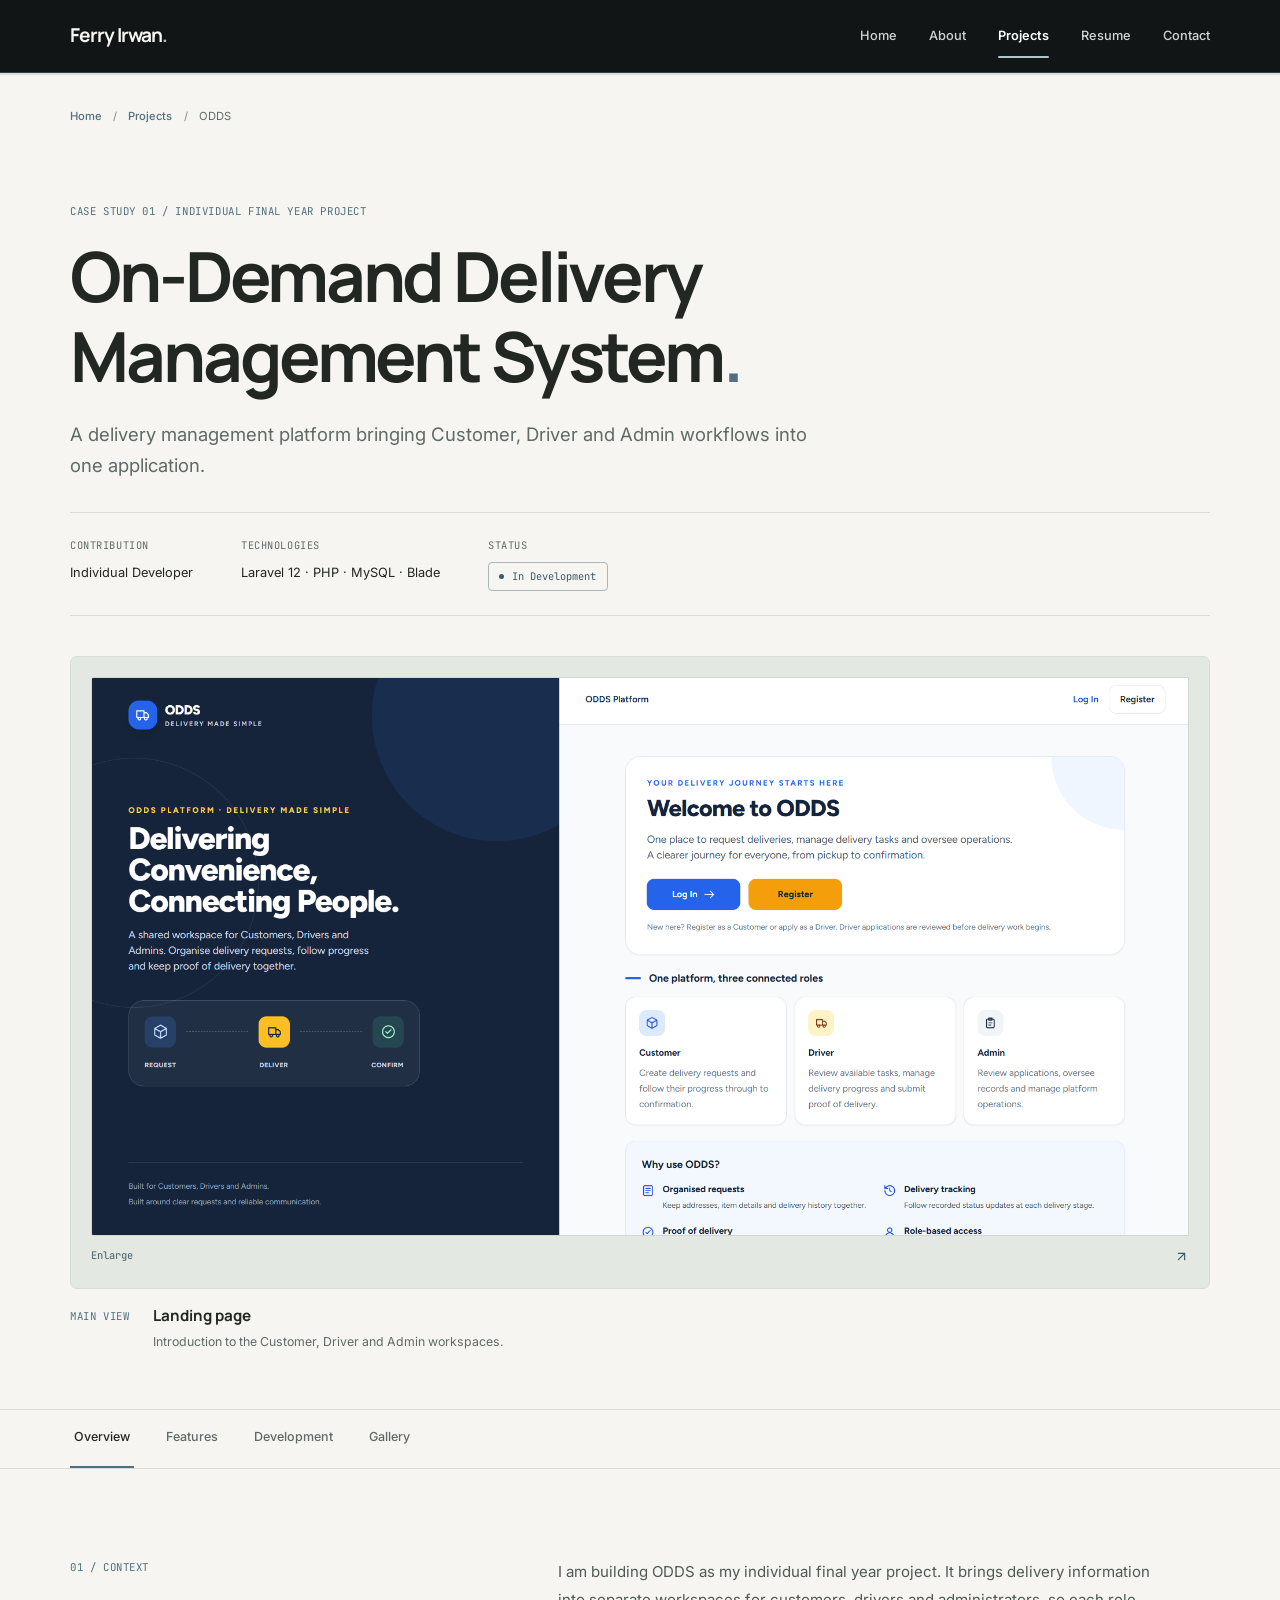
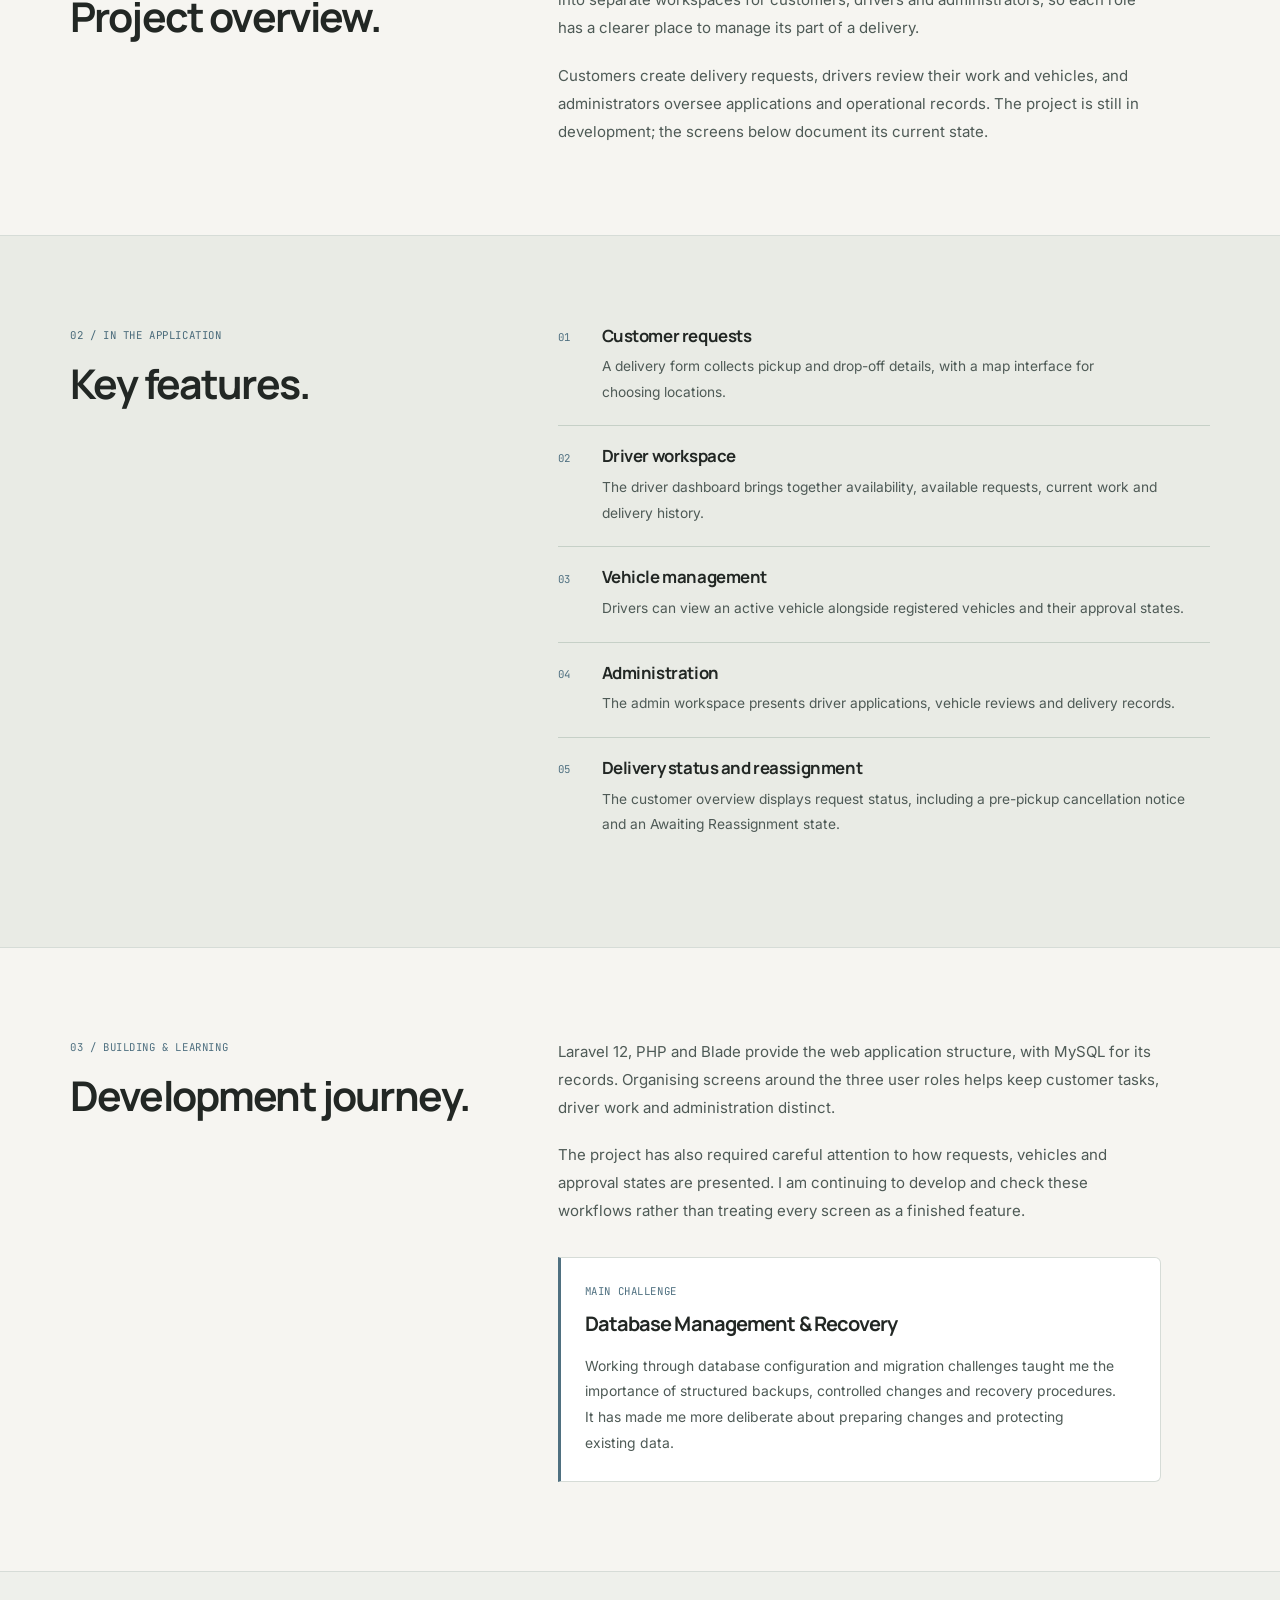
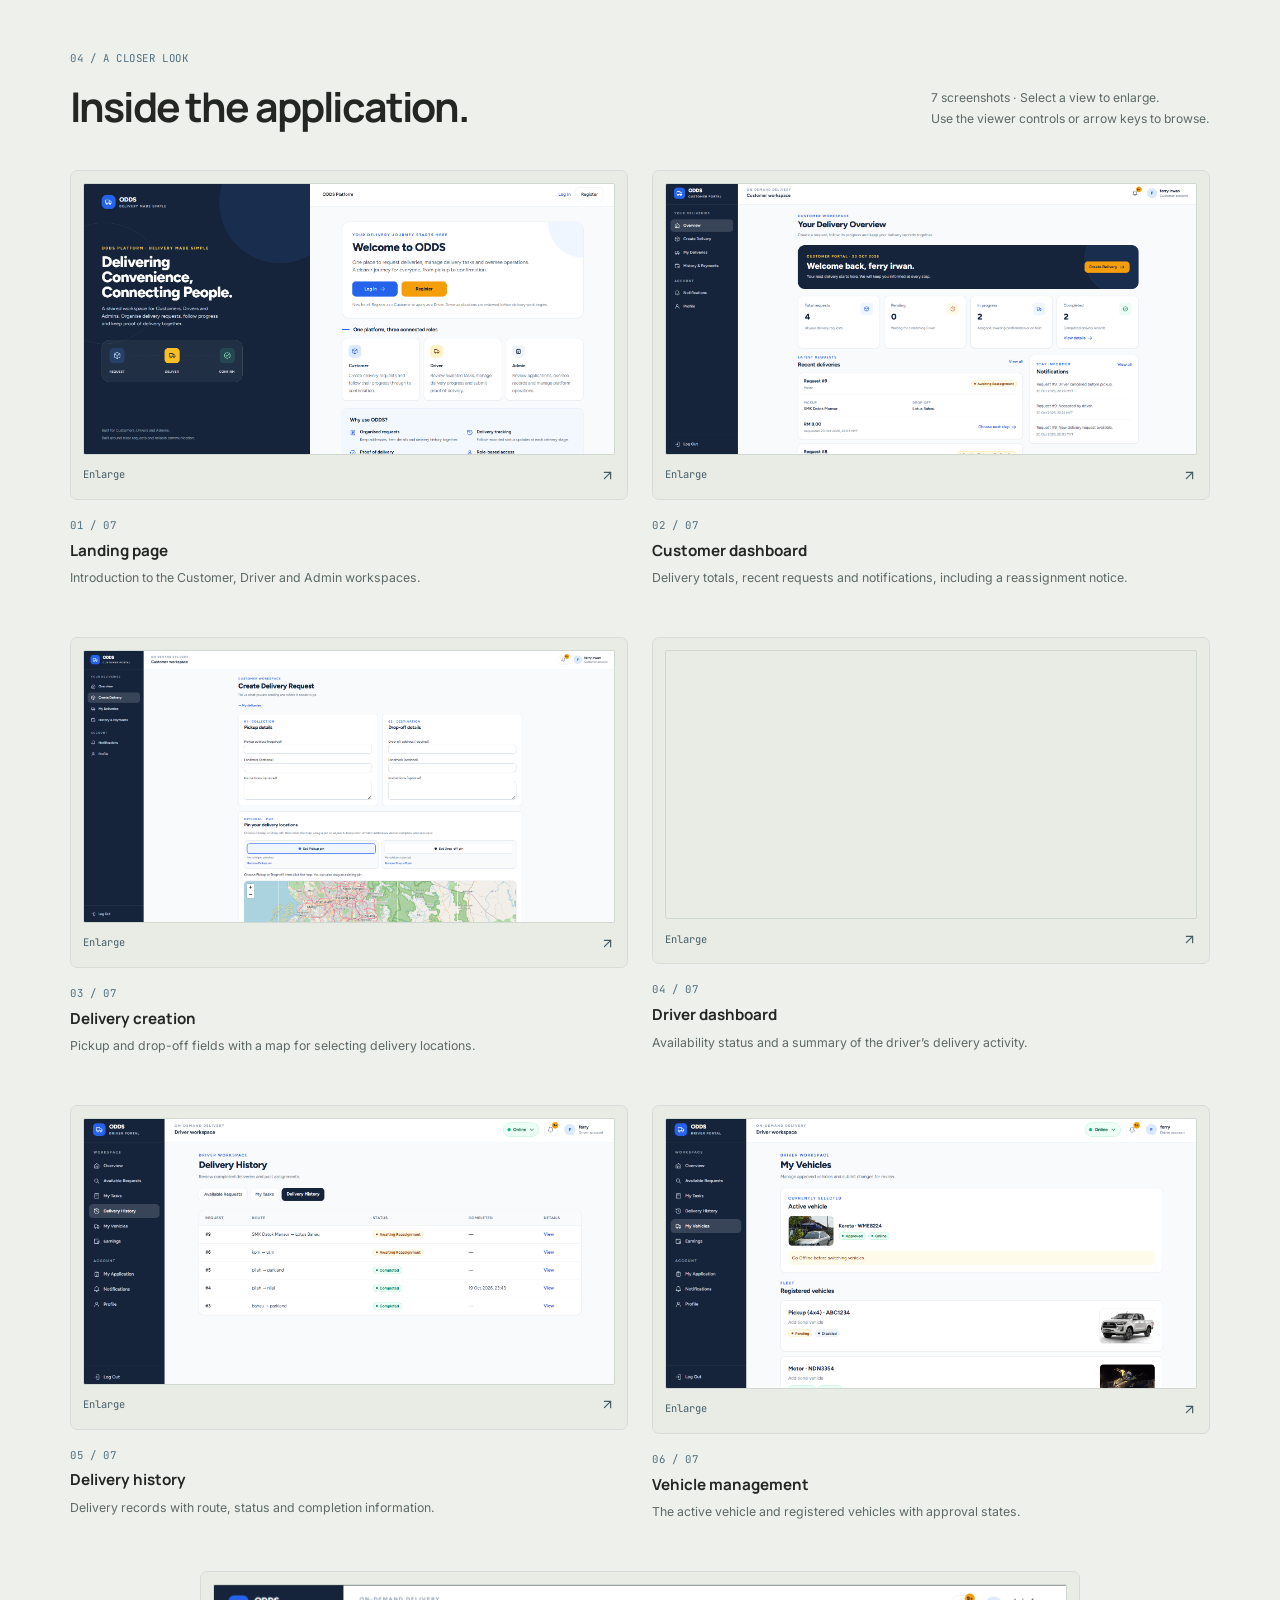
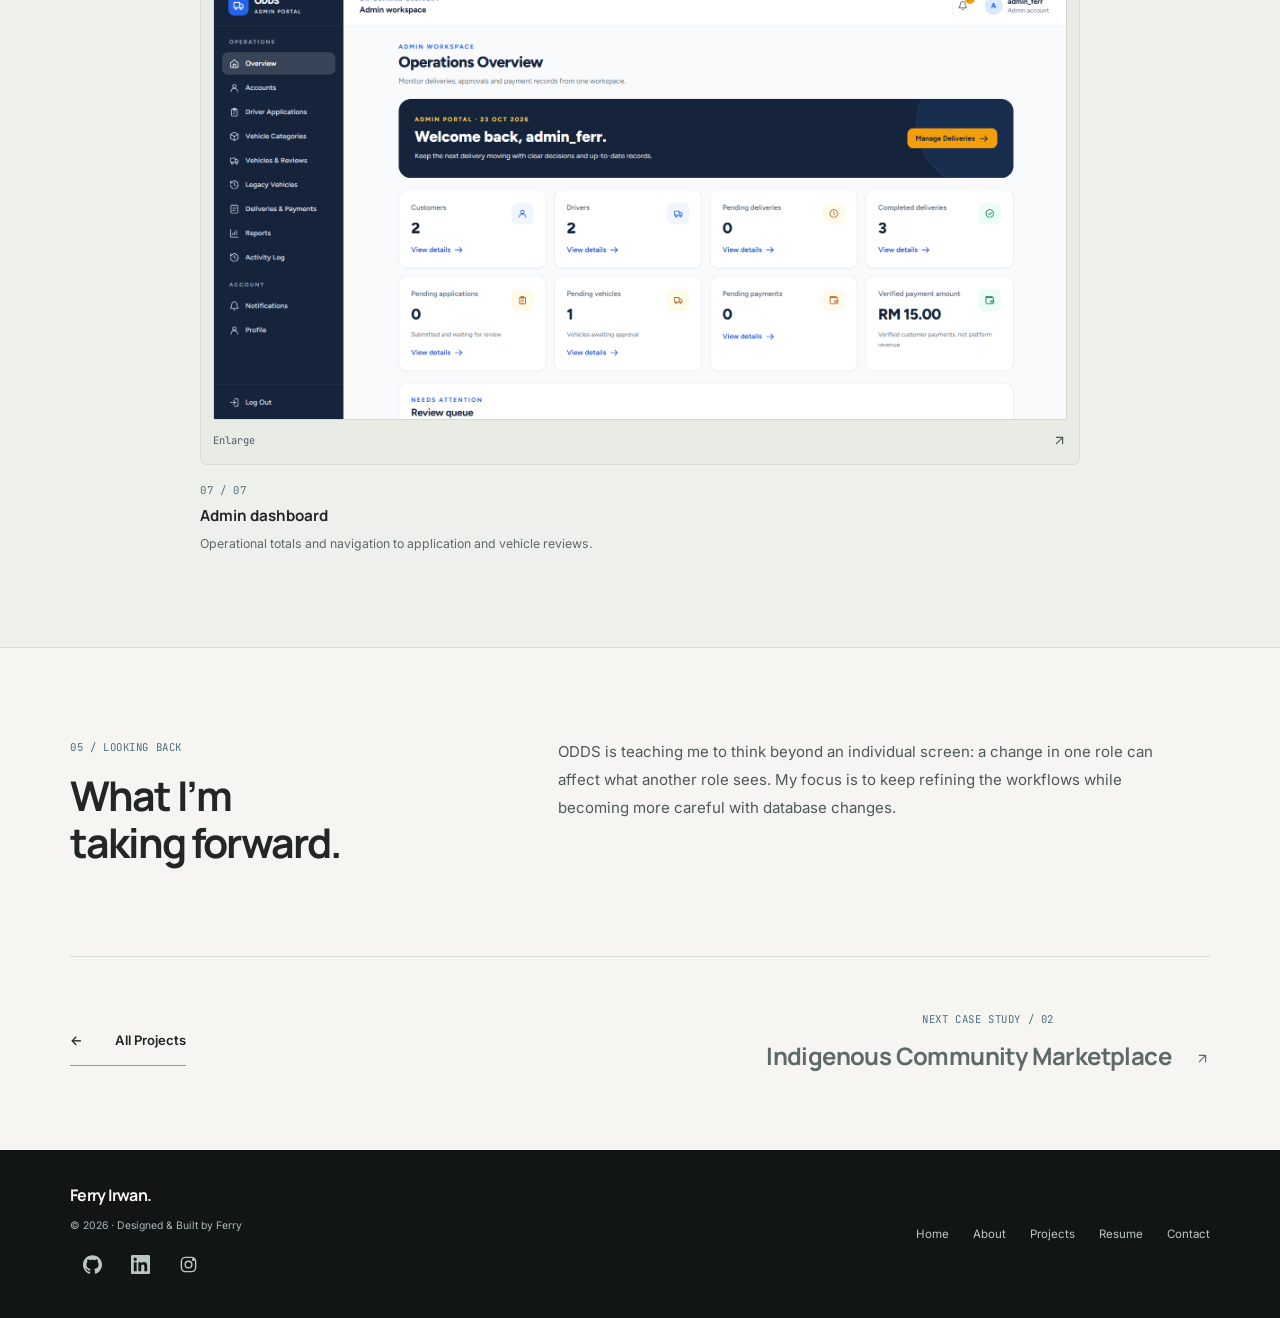
<file: projects/odds/index.html>
<!DOCTYPE html>
<html lang="en" class="project-document">
<head>
  <meta charset="UTF-8">
  <meta name="viewport" content="width=device-width, initial-scale=1.0">
  <meta name="description" content="A delivery management platform bringing Customer, Driver and Admin workflows into one application.">
  <meta name="theme-color" content="#121516">
  <title>On-Demand Delivery Management System | Ferry Irwan</title>
  <link rel="stylesheet" href="/style.css">
  <link rel="stylesheet" href="/foundation.css">
  <link rel="stylesheet" href="/projects-v2.css">
  <link rel="stylesheet" href="/case-study.css">
  <script src="/script.js" defer></script>
  <script src="/case-study.js" defer></script>
  <script src="/case-study-motion.js" defer></script>
  <script src="/case-study-progress.js" defer></script>
  <link rel="canonical" href="/projects/odds/">
</head>
<body class="projects-v2 case-study-page">
  <a class="skip-link" href="#main-content">Skip to content</a>
  <header class="navbar site-header">
    <div class="nav-container">
      <a class="logo site-brand" href="/" aria-label="Ferry Irwan — Home">Ferry Irwan<span aria-hidden="true">.</span></a>
      <div class="nav-right">
        <nav id="main-navigation" aria-label="Main navigation">
          <a href="/">Home</a>
          <a href="/about.html">About</a>
          <a href="/projects/" class="active" aria-current="page">Projects</a>
          <a href="/resume/">Resume</a>
          <a href="/#contact">Contact</a>
        </nav>
        <button class="nav-toggle-btn" id="nav-toggle" type="button" aria-controls="main-navigation" aria-label="Toggle navigation menu" aria-expanded="false"><span class="nav-toggle-icon"></span></button>
      </div>
    </div>
  </header>
  <div class="case-reading-progress" aria-hidden="true"><div class="case-reading-progress-fill"></div></div>
  <main id="main-content" tabindex="-1">
    <div class="project-container case-hero">
      <nav class="case-breadcrumb" aria-label="Breadcrumb"><ol><li><a href="/">Home</a></li><li><a href="/projects/">Projects</a></li><li aria-current="page">ODDS</li></ol></nav>
      <p class="project-label">Case study 01 / Individual Final Year Project</p>
      <h1>On-Demand Delivery Management System<span>.</span></h1><p class="case-deck">A delivery management platform bringing Customer, Driver and Admin workflows into one application.</p>
      <dl class="project-facts"><div><dt>Contribution</dt><dd>Individual Developer</dd></div><div><dt>Technologies</dt><dd>Laravel 12 · PHP · MySQL · Blade</dd></div><div><dt>Status</dt><dd><span class="project-status">In Development</span></dd></div></dl>
      <div class="case-cover">
          <figure class="project-shot project-shot-cover">
            <button class="project-image-button" type="button" data-full="/images/odds/odds1.png" data-gallery="project-odds" data-caption="Landing page: Introduction to the Customer, Driver and Admin workspaces." aria-label="Enlarge screenshot: Landing page">
              <img src="/images/odds/odds1.png" width="1895" height="963" alt="Introduction to the Customer, Driver and Admin workspaces." fetchpriority="high" decoding="async">
              <span class="project-image-action" aria-hidden="true">Enlarge <span><svg class="icon-arrow-up-right" width="15" height="15" viewBox="0 0 24 24" fill="none" stroke="currentColor" stroke-width="1.9" stroke-linecap="round" stroke-linejoin="round" aria-hidden="true" focusable="false"><path d="M7 17 17 7"/><path d="M7 7h10v10"/></svg></span></span>
            </button>
            <figcaption>
              <span class="project-label">Main view</span>
              <strong>Landing page</strong>
              <span>Introduction to the Customer, Driver and Admin workspaces.</span>
            </figcaption>
          </figure>
</div>
    </div>
    <nav class="case-section-nav" aria-label="Case study sections"><div class="project-container case-section-links"><a href="#overview" aria-current="location">Overview</a><a href="#features">Features</a><a href="#development">Development</a><a href="#gallery">Gallery</a></div></nav>
    <section class="project-container case-section case-overview" id="overview" aria-labelledby="overview-heading"><div class="case-section-heading"><p class="project-label">01 / Context</p><h2 id="overview-heading">Project overview.</h2></div><div class="case-prose"><p>I am building ODDS as my individual final year project. It brings delivery information into separate workspaces for customers, drivers and administrators, so each role has a clearer place to manage its part of a delivery.</p><p>Customers create delivery requests, drivers review their work and vehicles, and administrators oversee applications and operational records. The project is still in development; the screens below document its current state.</p></div></section>
    <section class="case-feature-surface" id="features" aria-labelledby="features-heading"><div class="project-container case-section"><div class="case-section-heading"><p class="project-label">02 / In the application</p><h2 id="features-heading">Key features.</h2></div><ol class="case-feature-list">
        <li><span class="project-label" aria-hidden="true">01</span><div><h3>Customer requests</h3><p>A delivery form collects pickup and drop-off details, with a map interface for choosing locations.</p></div></li>
        <li><span class="project-label" aria-hidden="true">02</span><div><h3>Driver workspace</h3><p>The driver dashboard brings together availability, available requests, current work and delivery history.</p></div></li>
        <li><span class="project-label" aria-hidden="true">03</span><div><h3>Vehicle management</h3><p>Drivers can view an active vehicle alongside registered vehicles and their approval states.</p></div></li>
        <li><span class="project-label" aria-hidden="true">04</span><div><h3>Administration</h3><p>The admin workspace presents driver applications, vehicle reviews and delivery records.</p></div></li>
        <li><span class="project-label" aria-hidden="true">05</span><div><h3>Delivery status and reassignment</h3><p>The customer overview displays request status, including a pre-pickup cancellation notice and an Awaiting Reassignment state.</p></div></li>
      </ol></div></section>
    <section class="project-container case-section case-development" id="development" aria-labelledby="development-heading"><div class="case-section-heading"><p class="project-label">03 / Building & learning</p><h2 id="development-heading">Development journey.</h2></div><div class="case-prose"><p>Laravel 12, PHP and Blade provide the web application structure, with MySQL for its records. Organising screens around the three user roles helps keep customer tasks, driver work and administration distinct.</p><p>The project has also required careful attention to how requests, vehicles and approval states are presented. I am continuing to develop and check these workflows rather than treating every screen as a finished feature.</p><aside class="case-challenge" aria-labelledby="challenge-heading"><p class="project-label">Main challenge</p><h3 id="challenge-heading">Database Management &amp; Recovery</h3><p>Working through database configuration and migration challenges taught me the importance of structured backups, controlled changes and recovery procedures. It has made me more deliberate about preparing changes and protecting existing data.</p></aside></div></section>
    <section class="case-gallery-surface" id="gallery" aria-labelledby="gallery-heading"><div class="project-container case-gallery-inner"><div class="case-gallery-heading"><div><p class="project-label">04 / A closer look</p><h2 id="gallery-heading">Inside the application.</h2></div><p>7 screenshots · Select a view to enlarge.<br>Use the viewer controls or arrow keys to browse.</p></div><div class="case-gallery">
          <figure class="project-shot">
            <button class="project-image-button" type="button" data-full="/images/odds/odds1.png" data-gallery="project-odds" data-caption="Landing page: Introduction to the Customer, Driver and Admin workspaces." aria-label="Enlarge screenshot: Landing page">
              <img src="/images/odds/odds1.png" width="1895" height="963" alt="Introduction to the Customer, Driver and Admin workspaces." loading="lazy" decoding="async">
              <span class="project-image-action" aria-hidden="true">Enlarge <span><svg class="icon-arrow-up-right" width="15" height="15" viewBox="0 0 24 24" fill="none" stroke="currentColor" stroke-width="1.9" stroke-linecap="round" stroke-linejoin="round" aria-hidden="true" focusable="false"><path d="M7 17 17 7"/><path d="M7 7h10v10"/></svg></span></span>
            </button>
            <figcaption>
              <span class="project-label">01 / 07</span>
              <strong>Landing page</strong>
              <span>Introduction to the Customer, Driver and Admin workspaces.</span>
            </figcaption>
          </figure>

          <figure class="project-shot">
            <button class="project-image-button" type="button" data-full="/images/odds/odds2.png" data-gallery="project-odds" data-caption="Customer dashboard: Delivery totals, recent requests and notifications, including a reassignment notice." aria-label="Enlarge screenshot: Customer dashboard">
              <img src="/images/odds/odds2.png" width="1892" height="962" alt="Delivery totals, recent requests and notifications, including a reassignment notice." loading="lazy" decoding="async">
              <span class="project-image-action" aria-hidden="true">Enlarge <span><svg class="icon-arrow-up-right" width="15" height="15" viewBox="0 0 24 24" fill="none" stroke="currentColor" stroke-width="1.9" stroke-linecap="round" stroke-linejoin="round" aria-hidden="true" focusable="false"><path d="M7 17 17 7"/><path d="M7 7h10v10"/></svg></span></span>
            </button>
            <figcaption>
              <span class="project-label">02 / 07</span>
              <strong>Customer dashboard</strong>
              <span>Delivery totals, recent requests and notifications, including a reassignment notice.</span>
            </figcaption>
          </figure>

          <figure class="project-shot">
            <button class="project-image-button" type="button" data-full="/images/odds/odds3.png" data-gallery="project-odds" data-caption="Delivery creation: Pickup and drop-off fields with a map for selecting delivery locations." aria-label="Enlarge screenshot: Delivery creation">
              <img src="/images/odds/odds3.png" width="1892" height="967" alt="Pickup and drop-off fields with a map for selecting delivery locations." loading="lazy" decoding="async">
              <span class="project-image-action" aria-hidden="true">Enlarge <span><svg class="icon-arrow-up-right" width="15" height="15" viewBox="0 0 24 24" fill="none" stroke="currentColor" stroke-width="1.9" stroke-linecap="round" stroke-linejoin="round" aria-hidden="true" focusable="false"><path d="M7 17 17 7"/><path d="M7 7h10v10"/></svg></span></span>
            </button>
            <figcaption>
              <span class="project-label">03 / 07</span>
              <strong>Delivery creation</strong>
              <span>Pickup and drop-off fields with a map for selecting delivery locations.</span>
            </figcaption>
          </figure>

          <figure class="project-shot">
            <button class="project-image-button" type="button" data-full="/images/odds/odds4.png" data-gallery="project-odds" data-caption="Driver dashboard: Availability status and a summary of the driver’s delivery activity." aria-label="Enlarge screenshot: Driver dashboard">
              <img src="/images/odds/odds4.png" width="1897" height="957" alt="Availability status and a summary of the driver’s delivery activity." loading="lazy" decoding="async">
              <span class="project-image-action" aria-hidden="true">Enlarge <span><svg class="icon-arrow-up-right" width="15" height="15" viewBox="0 0 24 24" fill="none" stroke="currentColor" stroke-width="1.9" stroke-linecap="round" stroke-linejoin="round" aria-hidden="true" focusable="false"><path d="M7 17 17 7"/><path d="M7 7h10v10"/></svg></span></span>
            </button>
            <figcaption>
              <span class="project-label">04 / 07</span>
              <strong>Driver dashboard</strong>
              <span>Availability status and a summary of the driver’s delivery activity.</span>
            </figcaption>
          </figure>

          <figure class="project-shot">
            <button class="project-image-button" type="button" data-full="/images/odds/odds5.png" data-gallery="project-odds" data-caption="Delivery history: Delivery records with route, status and completion information." aria-label="Enlarge screenshot: Delivery history">
              <img src="/images/odds/odds5.png" width="1896" height="947" alt="Delivery records with route, status and completion information." loading="lazy" decoding="async">
              <span class="project-image-action" aria-hidden="true">Enlarge <span><svg class="icon-arrow-up-right" width="15" height="15" viewBox="0 0 24 24" fill="none" stroke="currentColor" stroke-width="1.9" stroke-linecap="round" stroke-linejoin="round" aria-hidden="true" focusable="false"><path d="M7 17 17 7"/><path d="M7 7h10v10"/></svg></span></span>
            </button>
            <figcaption>
              <span class="project-label">05 / 07</span>
              <strong>Delivery history</strong>
              <span>Delivery records with route, status and completion information.</span>
            </figcaption>
          </figure>

          <figure class="project-shot">
            <button class="project-image-button" type="button" data-full="/images/odds/odds6.png" data-gallery="project-odds" data-caption="Vehicle management: The active vehicle and registered vehicles with approval states." aria-label="Enlarge screenshot: Vehicle management">
              <img src="/images/odds/odds6.png" width="1897" height="962" alt="The active vehicle and registered vehicles with approval states." loading="lazy" decoding="async">
              <span class="project-image-action" aria-hidden="true">Enlarge <span><svg class="icon-arrow-up-right" width="15" height="15" viewBox="0 0 24 24" fill="none" stroke="currentColor" stroke-width="1.9" stroke-linecap="round" stroke-linejoin="round" aria-hidden="true" focusable="false"><path d="M7 17 17 7"/><path d="M7 7h10v10"/></svg></span></span>
            </button>
            <figcaption>
              <span class="project-label">06 / 07</span>
              <strong>Vehicle management</strong>
              <span>The active vehicle and registered vehicles with approval states.</span>
            </figcaption>
          </figure>

          <figure class="project-shot">
            <button class="project-image-button" type="button" data-full="/images/odds/odds7.png" data-gallery="project-odds" data-caption="Admin dashboard: Operational totals and navigation to application and vehicle reviews." aria-label="Enlarge screenshot: Admin dashboard">
              <img src="/images/odds/odds7.png" width="1896" height="967" alt="Operational totals and navigation to application and vehicle reviews." loading="lazy" decoding="async">
              <span class="project-image-action" aria-hidden="true">Enlarge <span><svg class="icon-arrow-up-right" width="15" height="15" viewBox="0 0 24 24" fill="none" stroke="currentColor" stroke-width="1.9" stroke-linecap="round" stroke-linejoin="round" aria-hidden="true" focusable="false"><path d="M7 17 17 7"/><path d="M7 7h10v10"/></svg></span></span>
            </button>
            <figcaption>
              <span class="project-label">07 / 07</span>
              <strong>Admin dashboard</strong>
              <span>Operational totals and navigation to application and vehicle reviews.</span>
            </figcaption>
          </figure>
</div><noscript><p class="case-no-script">The screenshots remain visible here. Enable JavaScript to use the enlarged viewer and its navigation controls.</p></noscript></div></section>
    <section class="project-container case-section case-reflection" aria-labelledby="reflection-heading"><div class="case-section-heading"><p class="project-label">05 / Looking back</p><h2 id="reflection-heading">What I’m taking forward.</h2></div><div class="case-prose"><p>ODDS is teaching me to think beyond an individual screen: a change in one role can affect what another role sees. My focus is to keep refining the workflows while becoming more careful with database changes.</p></div></section>
    <nav class="project-container case-next" aria-label="Project navigation"><a class="project-cta" href="/projects/"><span aria-hidden="true">←</span> All Projects</a><a class="case-next-link" href="/projects/marketplace/"><span class="project-label">Next case study / 02</span><span>Indigenous Community Marketplace <span aria-hidden="true"><svg class="icon-arrow-up-right" width="15" height="15" viewBox="0 0 24 24" fill="none" stroke="currentColor" stroke-width="1.9" stroke-linecap="round" stroke-linejoin="round" aria-hidden="true" focusable="false"><path d="M7 17 17 7"/><path d="M7 7h10v10"/></svg></span></span></a></nav>
  </main>
  <div id="image-lightbox" class="lightbox-modal" role="dialog" aria-modal="true" aria-hidden="true" aria-label="Project screenshot viewer" aria-describedby="lightbox-caption">
    <div class="lightbox-backdrop"></div>
    <div class="lightbox-content">
      <button class="lightbox-back-btn" type="button" aria-label="Close screenshot viewer and return to the case study"><span aria-hidden="true">←</span> Back</button>
      <button class="lightbox-close" type="button" aria-label="Close screenshot viewer">&times;</button>
      <div class="lightbox-image-wrap"><img id="lightbox-img" alt="Screenshot preview"></div>
      <p id="lightbox-caption" class="lightbox-caption"></p>
      <button class="lightbox-bottom-back" type="button">Back to case study</button>
    </div>
  </div>
  <footer class="site-footer">
    <svg class="social-icon-sprite" aria-hidden="true" focusable="false" xmlns="http://www.w3.org/2000/svg"><symbol id="social-github" viewBox="0 0 24 24"><path d="M12 .297c-6.63 0-12 5.373-12 12 0 5.303 3.438 9.8 8.205 11.385.6.113.82-.258.82-.577v-2.234c-3.338.726-4.033-1.416-4.033-1.416-.546-1.387-1.333-1.756-1.333-1.756-1.09-.745.083-.729.083-.729 1.205.084 1.84 1.237 1.84 1.237 1.07 1.835 2.807 1.305 3.492.998.108-.776.418-1.305.762-1.605-2.665-.303-5.467-1.332-5.467-5.93 0-1.31.47-2.381 1.235-3.221-.124-.303-.535-1.523.117-3.176 0 0 1.008-.322 3.3 1.23.957-.266 1.983-.399 3.003-.404 1.02.005 2.046.138 3.006.404 2.289-1.552 3.294-1.23 3.294-1.23.655 1.653.244 2.873.12 3.176.77.84 1.232 1.911 1.232 3.221 0 4.61-2.807 5.624-5.479 5.921.43.372.823 1.102.823 2.222v3.293c0 .322.216.694.825.576C20.565 22.092 24 17.592 24 12.297c0-6.627-5.373-12-12-12"/></symbol><symbol id="social-linkedin" viewBox="0 0 24 24"><path d="M20.447 20.452h-3.554v-5.569c0-1.328-.027-3.037-1.852-3.037-1.853 0-2.136 1.445-2.136 2.939v5.667H9.35V9h3.414v1.561h.049c.476-.9 1.637-1.85 3.37-1.85 3.601 0 4.27 2.37 4.27 5.455v6.286zM5.337 7.433a2.062 2.062 0 1 1 0-4.124 2.062 2.062 0 0 1 0 4.124zm1.782 13.019H3.555V9h3.564v11.452zM22.225 0H1.771C.792 0 0 .774 0 1.729V22.27C0 23.226.792 24 1.771 24h20.451C23.2 24 24 23.226 24 22.27V1.729C24 .774 23.2 0 22.222 0z"/></symbol><symbol id="social-instagram" viewBox="0 0 24 24"><rect x="3" y="3" width="18" height="18" rx="5.2" fill="none" stroke="currentColor" stroke-width="1.8"/><circle cx="12" cy="12" r="4.2" fill="none" stroke="currentColor" stroke-width="1.8"/><circle cx="18.2" cy="5.8" r="1" fill="currentColor"/></symbol></svg>
    <div class="site-footer-inner"><div><a class="site-footer-brand" href="/">Ferry Irwan.</a><p>&copy; <span id="year"></span> · Designed & Built by Ferry</p><div class="site-footer-socials" role="group" aria-label="Social profiles"><a class="social-icon-link" href="https://github.com/ferryyirwan" target="_blank" rel="noopener noreferrer" aria-label="GitHub"><svg aria-hidden="true" focusable="false"><use href="#social-github"></use></svg></a><a class="social-icon-link" href="https://www.linkedin.com/in/ferry-irwan-shah-azman-889b25428/" target="_blank" rel="noopener noreferrer" aria-label="LinkedIn"><svg aria-hidden="true" focusable="false"><use href="#social-linkedin"></use></svg></a><a class="social-icon-link" href="https://www.instagram.com/frywnsh?psln=MW9sdXI3djBjdHd5ZA%3D%3D&amp;utm_source=qr" target="_blank" rel="noopener noreferrer" aria-label="Instagram"><svg aria-hidden="true" focusable="false" class="social-icon-instagram"><use href="#social-instagram"></use></svg></a></div></div><nav aria-label="Footer navigation"><a href="/">Home</a><a href="/about.html">About</a><a href="/projects/">Projects</a><a href="/resume/">Resume</a><a href="/#contact">Contact</a></nav></div>
  </footer>
</body>
</html>
</file>
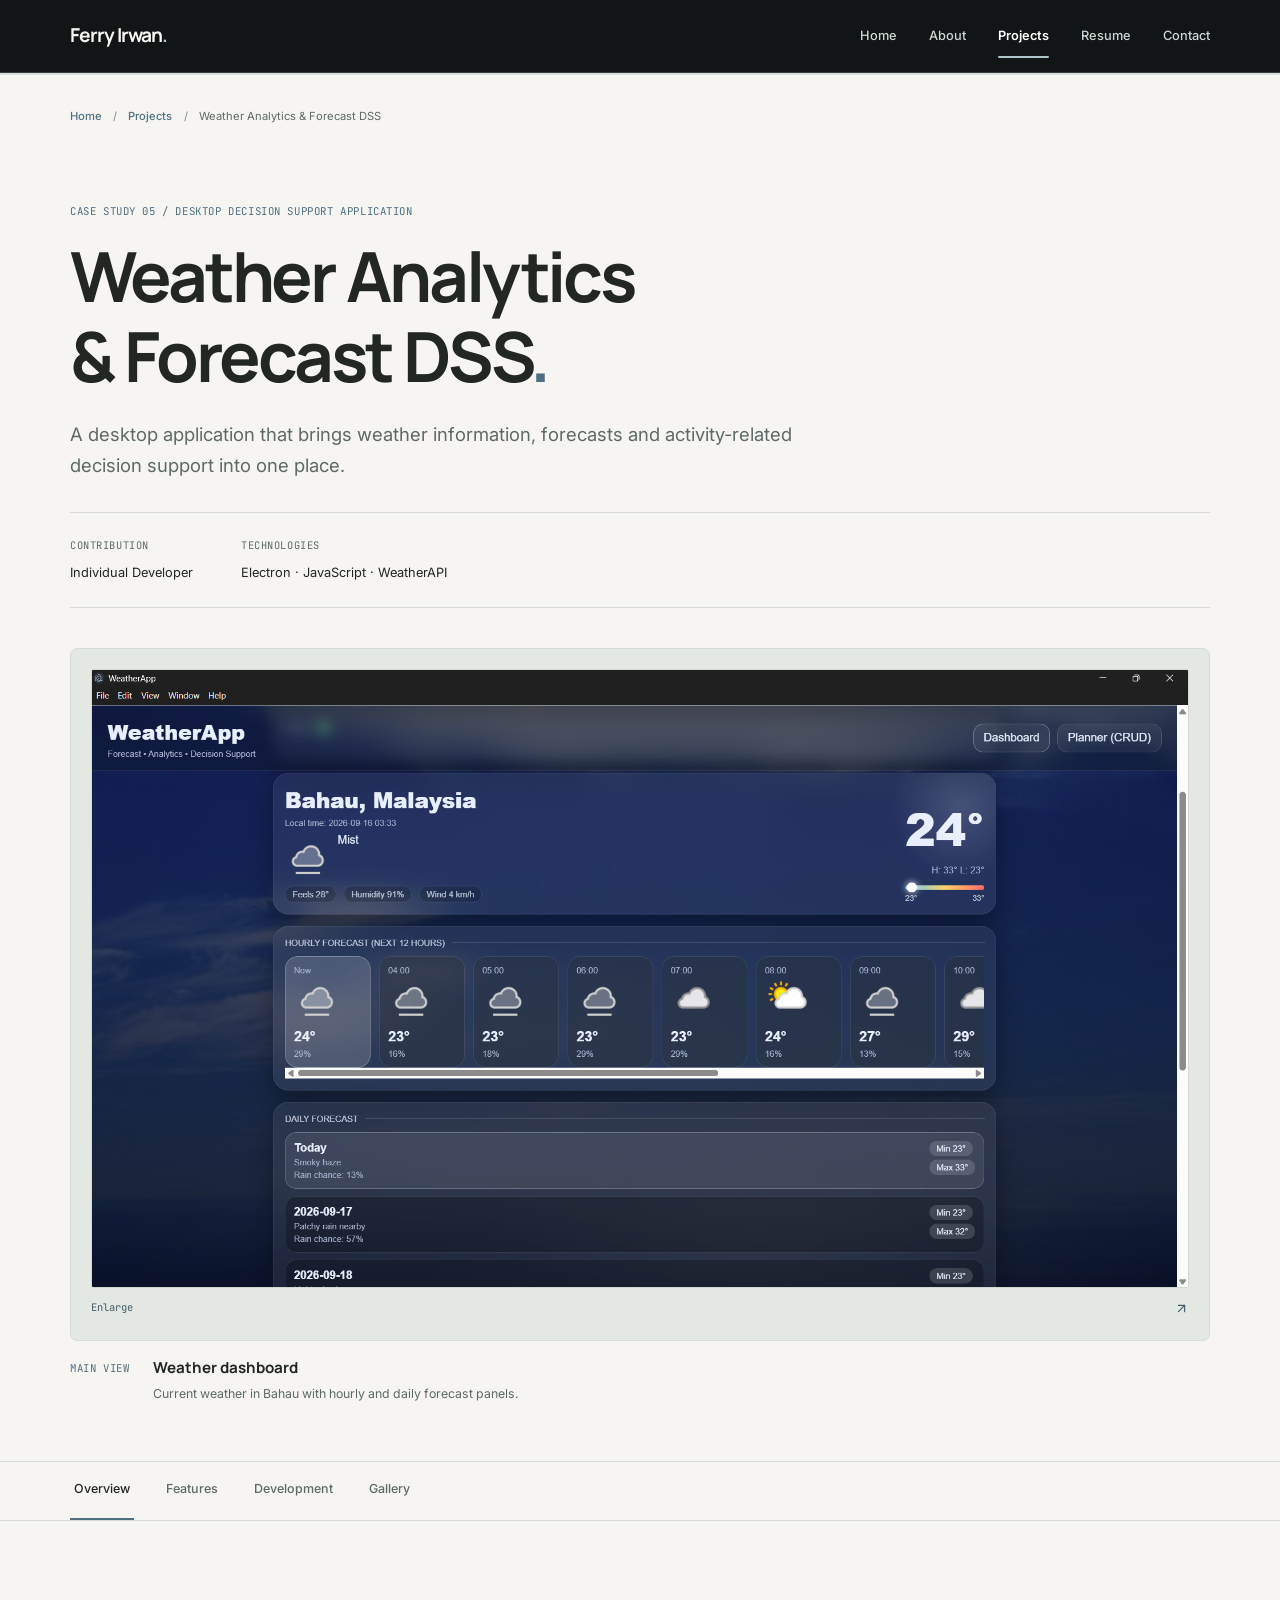
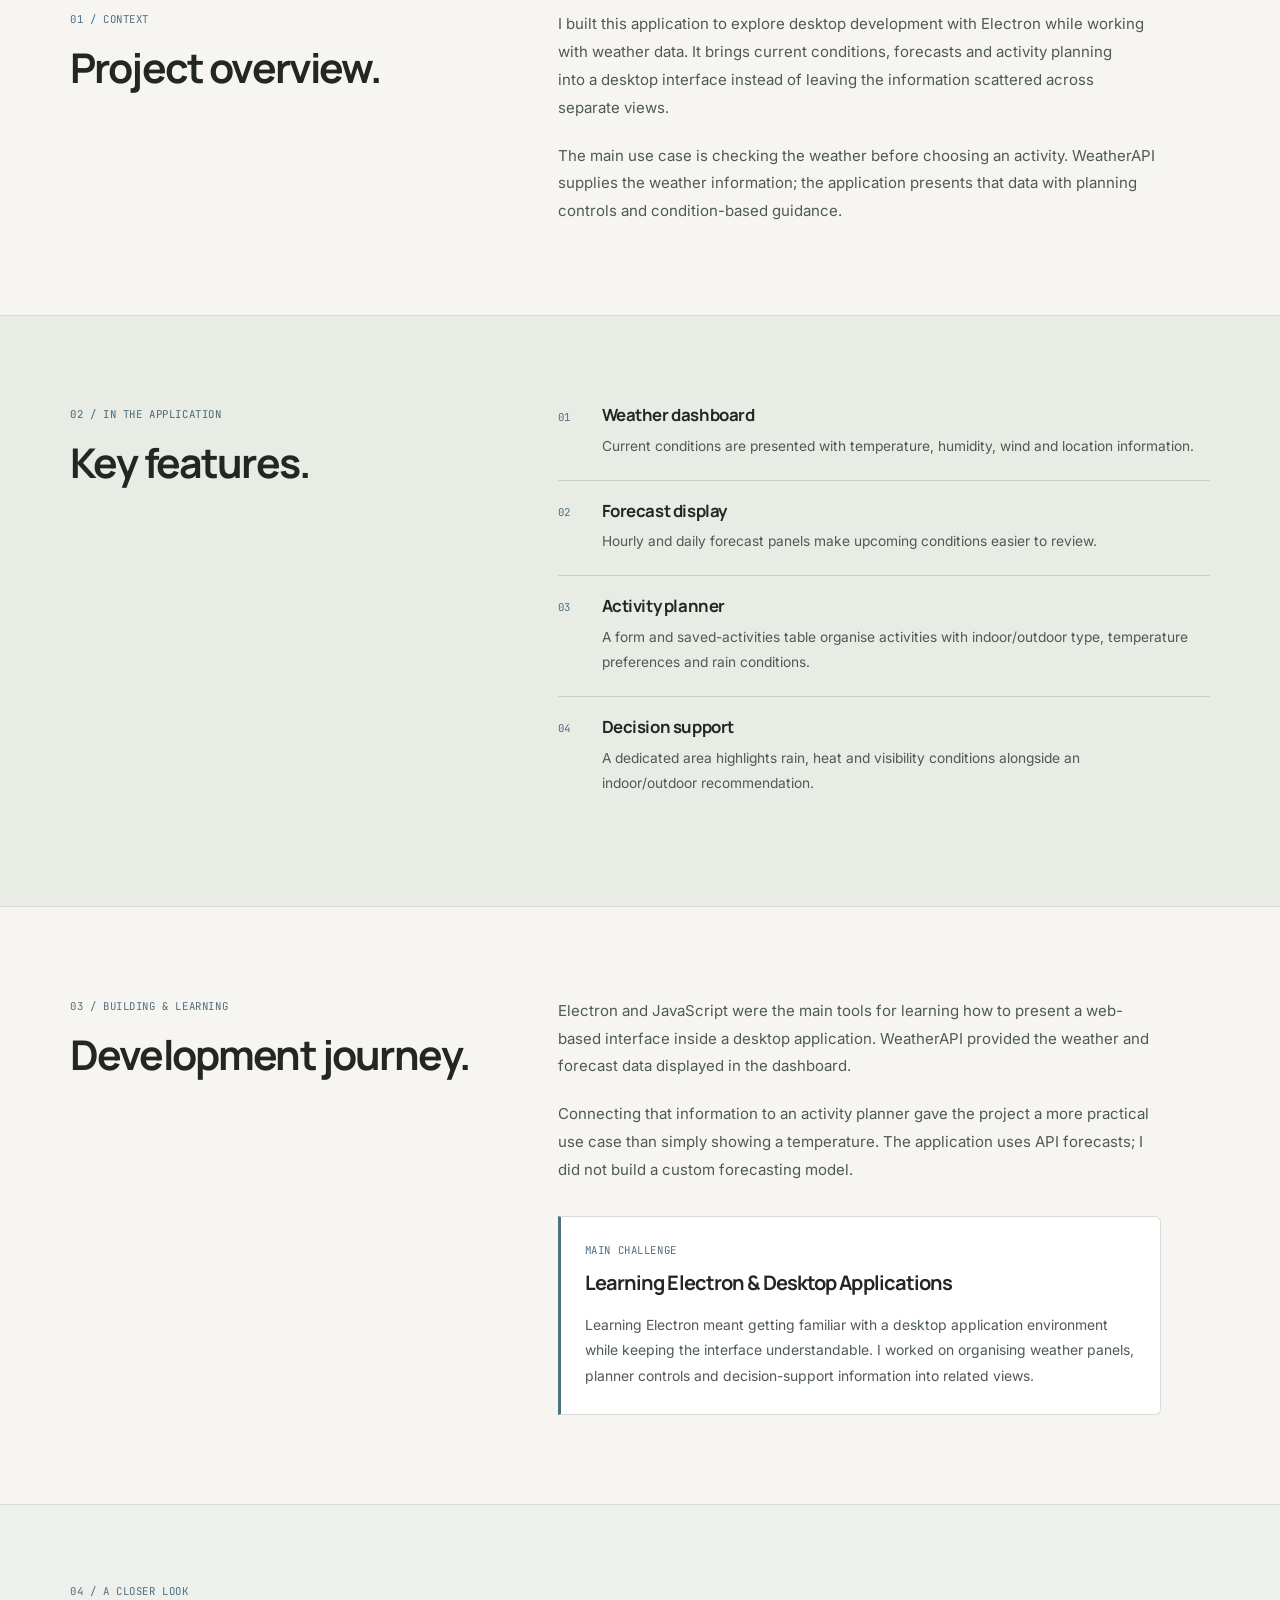
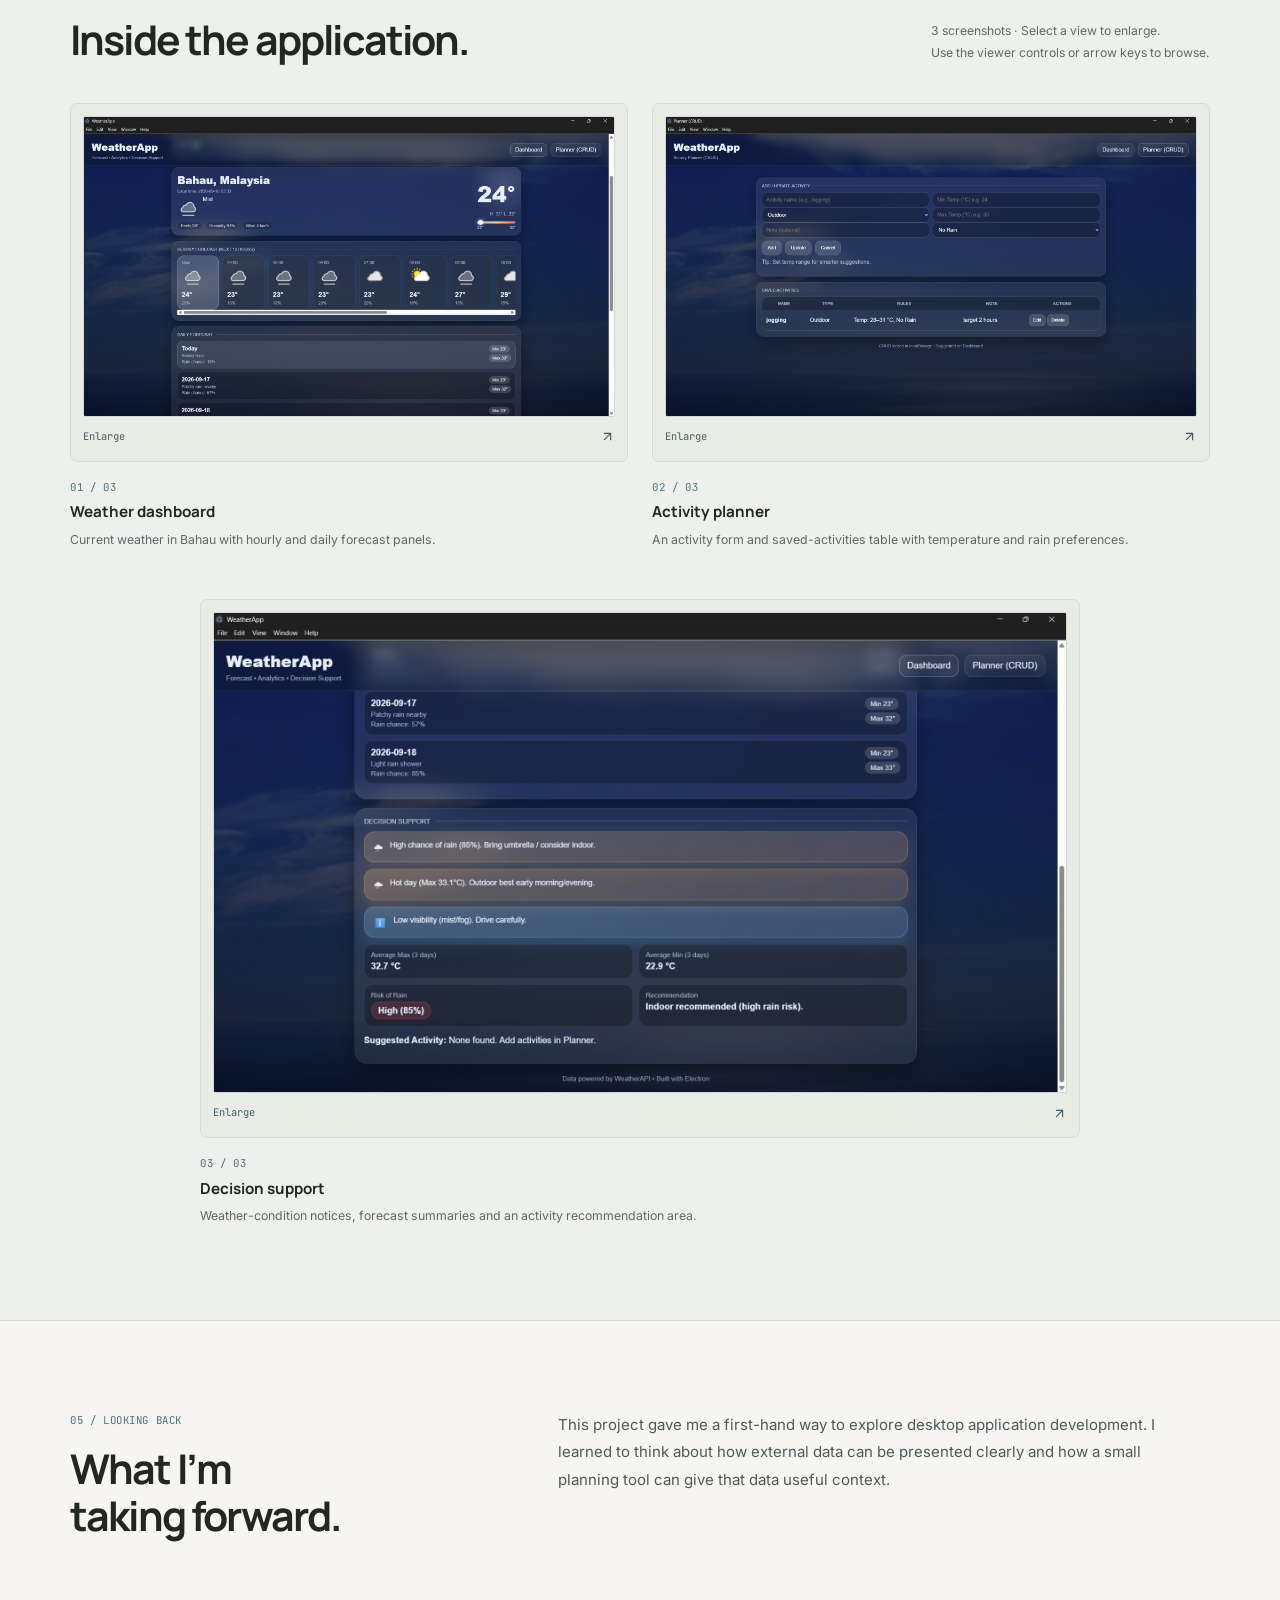
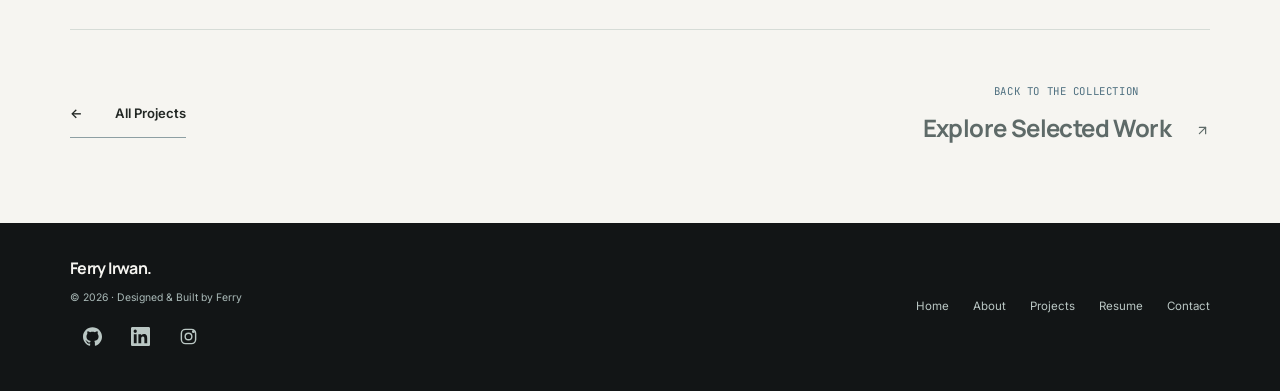
<file: projects/weather-analytics/index.html>
<!DOCTYPE html>
<html lang="en" class="project-document">
<head>
  <meta charset="UTF-8">
  <meta name="viewport" content="width=device-width, initial-scale=1.0">
  <meta name="description" content="A desktop application that brings weather information, forecasts and activity-related decision support into one place.">
  <meta name="theme-color" content="#121516">
  <title>Weather Analytics &amp; Forecast DSS | Ferry Irwan</title>
  <link rel="stylesheet" href="/style.css">
  <link rel="stylesheet" href="/foundation.css">
  <link rel="stylesheet" href="/projects-v2.css">
  <link rel="stylesheet" href="/case-study.css">
  <script src="/script.js" defer></script>
  <script src="/case-study.js" defer></script>
  <script src="/case-study-motion.js" defer></script>
  <script src="/case-study-progress.js" defer></script>
  <link rel="canonical" href="/projects/weather-analytics/">
</head>
<body class="projects-v2 case-study-page">
  <a class="skip-link" href="#main-content">Skip to content</a>
  <header class="navbar site-header">
    <div class="nav-container">
      <a class="logo site-brand" href="/" aria-label="Ferry Irwan — Home">Ferry Irwan<span aria-hidden="true">.</span></a>
      <div class="nav-right">
        <nav id="main-navigation" aria-label="Main navigation">
          <a href="/">Home</a>
          <a href="/about.html">About</a>
          <a href="/projects/" class="active" aria-current="page">Projects</a>
          <a href="/resume/">Resume</a>
          <a href="/#contact">Contact</a>
        </nav>
        <button class="nav-toggle-btn" id="nav-toggle" type="button" aria-controls="main-navigation" aria-label="Toggle navigation menu" aria-expanded="false"><span class="nav-toggle-icon"></span></button>
      </div>
    </div>
  </header>
  <div class="case-reading-progress" aria-hidden="true"><div class="case-reading-progress-fill"></div></div>
  <main id="main-content" tabindex="-1">
    <div class="project-container case-hero">
      <nav class="case-breadcrumb" aria-label="Breadcrumb"><ol><li><a href="/">Home</a></li><li><a href="/projects/">Projects</a></li><li aria-current="page">Weather Analytics &amp; Forecast DSS</li></ol></nav>
      <p class="project-label">Case study 05 / Desktop Decision Support Application</p>
      <h1>Weather Analytics &amp; Forecast DSS<span>.</span></h1><p class="case-deck">A desktop application that brings weather information, forecasts and activity-related decision support into one place.</p>
      <dl class="project-facts"><div><dt>Contribution</dt><dd>Individual Developer</dd></div><div><dt>Technologies</dt><dd>Electron · JavaScript · WeatherAPI</dd></div></dl>
      <div class="case-cover">
          <figure class="project-shot project-shot-cover">
            <button class="project-image-button" type="button" data-full="/images/weather/dashboard.png" data-gallery="project-weather-analytics" data-caption="Weather dashboard: Current weather in Bahau with hourly and daily forecast panels." aria-label="Enlarge screenshot: Weather dashboard">
              <img src="/images/weather/dashboard.png" width="1920" height="1080" alt="Current weather in Bahau with hourly and daily forecast panels." fetchpriority="high" decoding="async">
              <span class="project-image-action" aria-hidden="true">Enlarge <span><svg class="icon-arrow-up-right" width="15" height="15" viewBox="0 0 24 24" fill="none" stroke="currentColor" stroke-width="1.9" stroke-linecap="round" stroke-linejoin="round" aria-hidden="true" focusable="false"><path d="M7 17 17 7"/><path d="M7 7h10v10"/></svg></span></span>
            </button>
            <figcaption>
              <span class="project-label">Main view</span>
              <strong>Weather dashboard</strong>
              <span>Current weather in Bahau with hourly and daily forecast panels.</span>
            </figcaption>
          </figure>
</div>
    </div>
    <nav class="case-section-nav" aria-label="Case study sections"><div class="project-container case-section-links"><a href="#overview" aria-current="location">Overview</a><a href="#features">Features</a><a href="#development">Development</a><a href="#gallery">Gallery</a></div></nav>
    <section class="project-container case-section case-overview" id="overview" aria-labelledby="overview-heading"><div class="case-section-heading"><p class="project-label">01 / Context</p><h2 id="overview-heading">Project overview.</h2></div><div class="case-prose"><p>I built this application to explore desktop development with Electron while working with weather data. It brings current conditions, forecasts and activity planning into a desktop interface instead of leaving the information scattered across separate views.</p><p>The main use case is checking the weather before choosing an activity. WeatherAPI supplies the weather information; the application presents that data with planning controls and condition-based guidance.</p></div></section>
    <section class="case-feature-surface" id="features" aria-labelledby="features-heading"><div class="project-container case-section"><div class="case-section-heading"><p class="project-label">02 / In the application</p><h2 id="features-heading">Key features.</h2></div><ol class="case-feature-list">
        <li><span class="project-label" aria-hidden="true">01</span><div><h3>Weather dashboard</h3><p>Current conditions are presented with temperature, humidity, wind and location information.</p></div></li>
        <li><span class="project-label" aria-hidden="true">02</span><div><h3>Forecast display</h3><p>Hourly and daily forecast panels make upcoming conditions easier to review.</p></div></li>
        <li><span class="project-label" aria-hidden="true">03</span><div><h3>Activity planner</h3><p>A form and saved-activities table organise activities with indoor/outdoor type, temperature preferences and rain conditions.</p></div></li>
        <li><span class="project-label" aria-hidden="true">04</span><div><h3>Decision support</h3><p>A dedicated area highlights rain, heat and visibility conditions alongside an indoor/outdoor recommendation.</p></div></li>
      </ol></div></section>
    <section class="project-container case-section case-development" id="development" aria-labelledby="development-heading"><div class="case-section-heading"><p class="project-label">03 / Building & learning</p><h2 id="development-heading">Development journey.</h2></div><div class="case-prose"><p>Electron and JavaScript were the main tools for learning how to present a web-based interface inside a desktop application. WeatherAPI provided the weather and forecast data displayed in the dashboard.</p><p>Connecting that information to an activity planner gave the project a more practical use case than simply showing a temperature. The application uses API forecasts; I did not build a custom forecasting model.</p><aside class="case-challenge" aria-labelledby="challenge-heading"><p class="project-label">Main challenge</p><h3 id="challenge-heading">Learning Electron &amp; Desktop Applications</h3><p>Learning Electron meant getting familiar with a desktop application environment while keeping the interface understandable. I worked on organising weather panels, planner controls and decision-support information into related views.</p></aside></div></section>
    <section class="case-gallery-surface" id="gallery" aria-labelledby="gallery-heading"><div class="project-container case-gallery-inner"><div class="case-gallery-heading"><div><p class="project-label">04 / A closer look</p><h2 id="gallery-heading">Inside the application.</h2></div><p>3 screenshots · Select a view to enlarge.<br>Use the viewer controls or arrow keys to browse.</p></div><div class="case-gallery">
          <figure class="project-shot">
            <button class="project-image-button" type="button" data-full="/images/weather/dashboard.png" data-gallery="project-weather-analytics" data-caption="Weather dashboard: Current weather in Bahau with hourly and daily forecast panels." aria-label="Enlarge screenshot: Weather dashboard">
              <img src="/images/weather/dashboard.png" width="1920" height="1080" alt="Current weather in Bahau with hourly and daily forecast panels." loading="lazy" decoding="async">
              <span class="project-image-action" aria-hidden="true">Enlarge <span><svg class="icon-arrow-up-right" width="15" height="15" viewBox="0 0 24 24" fill="none" stroke="currentColor" stroke-width="1.9" stroke-linecap="round" stroke-linejoin="round" aria-hidden="true" focusable="false"><path d="M7 17 17 7"/><path d="M7 7h10v10"/></svg></span></span>
            </button>
            <figcaption>
              <span class="project-label">01 / 03</span>
              <strong>Weather dashboard</strong>
              <span>Current weather in Bahau with hourly and daily forecast panels.</span>
            </figcaption>
          </figure>

          <figure class="project-shot">
            <button class="project-image-button" type="button" data-full="/images/weather/activity-planner.png" data-gallery="project-weather-analytics" data-caption="Activity planner: An activity form and saved-activities table with temperature and rain preferences." aria-label="Enlarge screenshot: Activity planner">
              <img src="/images/weather/activity-planner.png" width="1920" height="1080" alt="An activity form and saved-activities table with temperature and rain preferences." loading="lazy" decoding="async">
              <span class="project-image-action" aria-hidden="true">Enlarge <span><svg class="icon-arrow-up-right" width="15" height="15" viewBox="0 0 24 24" fill="none" stroke="currentColor" stroke-width="1.9" stroke-linecap="round" stroke-linejoin="round" aria-hidden="true" focusable="false"><path d="M7 17 17 7"/><path d="M7 7h10v10"/></svg></span></span>
            </button>
            <figcaption>
              <span class="project-label">02 / 03</span>
              <strong>Activity planner</strong>
              <span>An activity form and saved-activities table with temperature and rain preferences.</span>
            </figcaption>
          </figure>

          <figure class="project-shot">
            <button class="project-image-button" type="button" data-full="/images/weather/decision-support.png" data-gallery="project-weather-analytics" data-caption="Decision support: Weather-condition notices, forecast summaries and an activity recommendation area." aria-label="Enlarge screenshot: Decision support">
              <img src="/images/weather/decision-support.png" width="1920" height="1080" alt="Weather-condition notices, forecast summaries and an activity recommendation area." loading="lazy" decoding="async">
              <span class="project-image-action" aria-hidden="true">Enlarge <span><svg class="icon-arrow-up-right" width="15" height="15" viewBox="0 0 24 24" fill="none" stroke="currentColor" stroke-width="1.9" stroke-linecap="round" stroke-linejoin="round" aria-hidden="true" focusable="false"><path d="M7 17 17 7"/><path d="M7 7h10v10"/></svg></span></span>
            </button>
            <figcaption>
              <span class="project-label">03 / 03</span>
              <strong>Decision support</strong>
              <span>Weather-condition notices, forecast summaries and an activity recommendation area.</span>
            </figcaption>
          </figure>
</div><noscript><p class="case-no-script">The screenshots remain visible here. Enable JavaScript to use the enlarged viewer and its navigation controls.</p></noscript></div></section>
    <section class="project-container case-section case-reflection" aria-labelledby="reflection-heading"><div class="case-section-heading"><p class="project-label">05 / Looking back</p><h2 id="reflection-heading">What I’m taking forward.</h2></div><div class="case-prose"><p>This project gave me a first-hand way to explore desktop application development. I learned to think about how external data can be presented clearly and how a small planning tool can give that data useful context.</p></div></section>
    <nav class="project-container case-next" aria-label="Project navigation"><a class="project-cta" href="/projects/"><span aria-hidden="true">←</span> All Projects</a><a class="case-next-link" href="/projects/"><span class="project-label">Back to the collection</span><span>Explore Selected Work <span aria-hidden="true"><svg class="icon-arrow-up-right" width="15" height="15" viewBox="0 0 24 24" fill="none" stroke="currentColor" stroke-width="1.9" stroke-linecap="round" stroke-linejoin="round" aria-hidden="true" focusable="false"><path d="M7 17 17 7"/><path d="M7 7h10v10"/></svg></span></span></a></nav>
  </main>
  <div id="image-lightbox" class="lightbox-modal" role="dialog" aria-modal="true" aria-hidden="true" aria-label="Project screenshot viewer" aria-describedby="lightbox-caption">
    <div class="lightbox-backdrop"></div>
    <div class="lightbox-content">
      <button class="lightbox-back-btn" type="button" aria-label="Close screenshot viewer and return to the case study"><span aria-hidden="true">←</span> Back</button>
      <button class="lightbox-close" type="button" aria-label="Close screenshot viewer">&times;</button>
      <div class="lightbox-image-wrap"><img id="lightbox-img" alt="Screenshot preview"></div>
      <p id="lightbox-caption" class="lightbox-caption"></p>
      <button class="lightbox-bottom-back" type="button">Back to case study</button>
    </div>
  </div>
  <footer class="site-footer">
    <svg class="social-icon-sprite" aria-hidden="true" focusable="false" xmlns="http://www.w3.org/2000/svg"><symbol id="social-github" viewBox="0 0 24 24"><path d="M12 .297c-6.63 0-12 5.373-12 12 0 5.303 3.438 9.8 8.205 11.385.6.113.82-.258.82-.577v-2.234c-3.338.726-4.033-1.416-4.033-1.416-.546-1.387-1.333-1.756-1.333-1.756-1.09-.745.083-.729.083-.729 1.205.084 1.84 1.237 1.84 1.237 1.07 1.835 2.807 1.305 3.492.998.108-.776.418-1.305.762-1.605-2.665-.303-5.467-1.332-5.467-5.93 0-1.31.47-2.381 1.235-3.221-.124-.303-.535-1.523.117-3.176 0 0 1.008-.322 3.3 1.23.957-.266 1.983-.399 3.003-.404 1.02.005 2.046.138 3.006.404 2.289-1.552 3.294-1.23 3.294-1.23.655 1.653.244 2.873.12 3.176.77.84 1.232 1.911 1.232 3.221 0 4.61-2.807 5.624-5.479 5.921.43.372.823 1.102.823 2.222v3.293c0 .322.216.694.825.576C20.565 22.092 24 17.592 24 12.297c0-6.627-5.373-12-12-12"/></symbol><symbol id="social-linkedin" viewBox="0 0 24 24"><path d="M20.447 20.452h-3.554v-5.569c0-1.328-.027-3.037-1.852-3.037-1.853 0-2.136 1.445-2.136 2.939v5.667H9.35V9h3.414v1.561h.049c.476-.9 1.637-1.85 3.37-1.85 3.601 0 4.27 2.37 4.27 5.455v6.286zM5.337 7.433a2.062 2.062 0 1 1 0-4.124 2.062 2.062 0 0 1 0 4.124zm1.782 13.019H3.555V9h3.564v11.452zM22.225 0H1.771C.792 0 0 .774 0 1.729V22.27C0 23.226.792 24 1.771 24h20.451C23.2 24 24 23.226 24 22.27V1.729C24 .774 23.2 0 22.222 0z"/></symbol><symbol id="social-instagram" viewBox="0 0 24 24"><rect x="3" y="3" width="18" height="18" rx="5.2" fill="none" stroke="currentColor" stroke-width="1.8"/><circle cx="12" cy="12" r="4.2" fill="none" stroke="currentColor" stroke-width="1.8"/><circle cx="18.2" cy="5.8" r="1" fill="currentColor"/></symbol></svg>
    <div class="site-footer-inner"><div><a class="site-footer-brand" href="/">Ferry Irwan.</a><p>&copy; <span id="year"></span> · Designed & Built by Ferry</p><div class="site-footer-socials" role="group" aria-label="Social profiles"><a class="social-icon-link" href="https://github.com/ferryyirwan" target="_blank" rel="noopener noreferrer" aria-label="GitHub"><svg aria-hidden="true" focusable="false"><use href="#social-github"></use></svg></a><a class="social-icon-link" href="https://www.linkedin.com/in/ferry-irwan-shah-azman-889b25428/" target="_blank" rel="noopener noreferrer" aria-label="LinkedIn"><svg aria-hidden="true" focusable="false"><use href="#social-linkedin"></use></svg></a><a class="social-icon-link" href="https://www.instagram.com/frywnsh?psln=MW9sdXI3djBjdHd5ZA%3D%3D&amp;utm_source=qr" target="_blank" rel="noopener noreferrer" aria-label="Instagram"><svg aria-hidden="true" focusable="false" class="social-icon-instagram"><use href="#social-instagram"></use></svg></a></div></div><nav aria-label="Footer navigation"><a href="/">Home</a><a href="/about.html">About</a><a href="/projects/">Projects</a><a href="/resume/">Resume</a><a href="/#contact">Contact</a></nav></div>
  </footer>
</body>
</html>
</file>
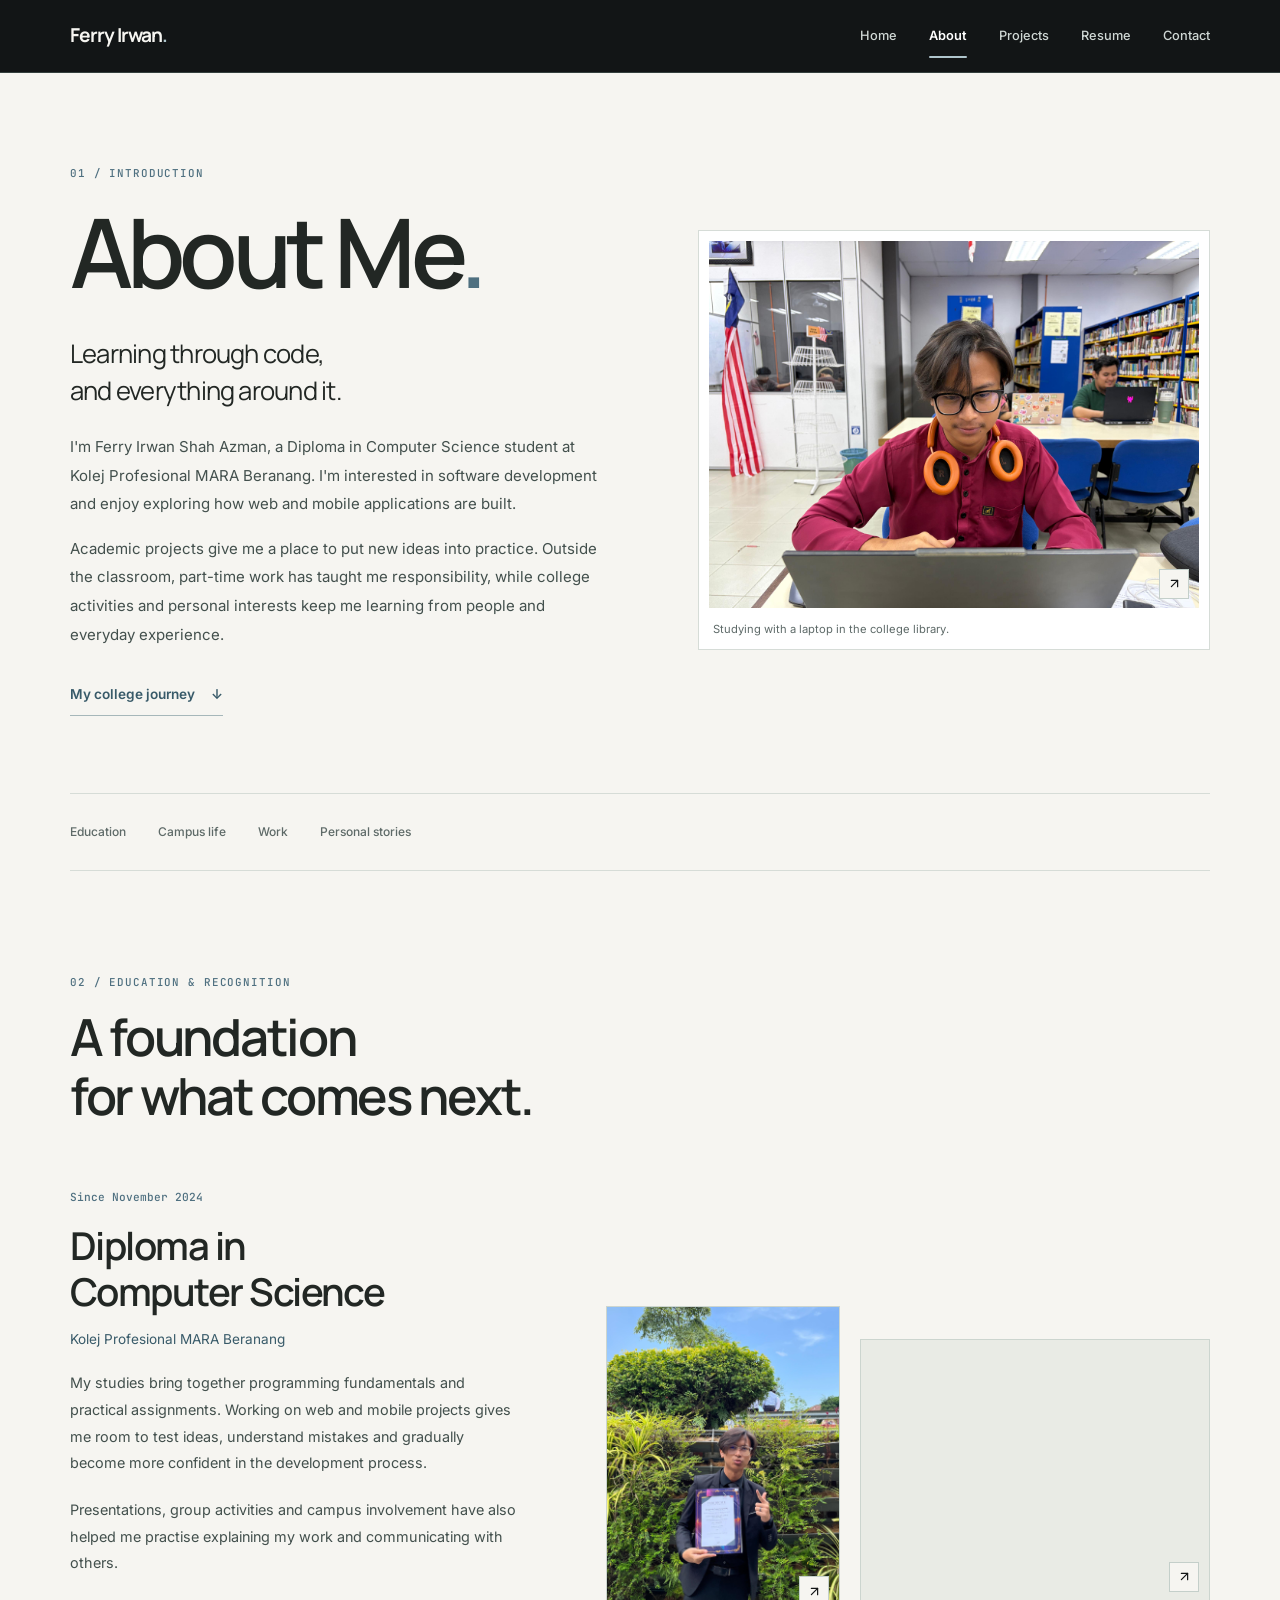
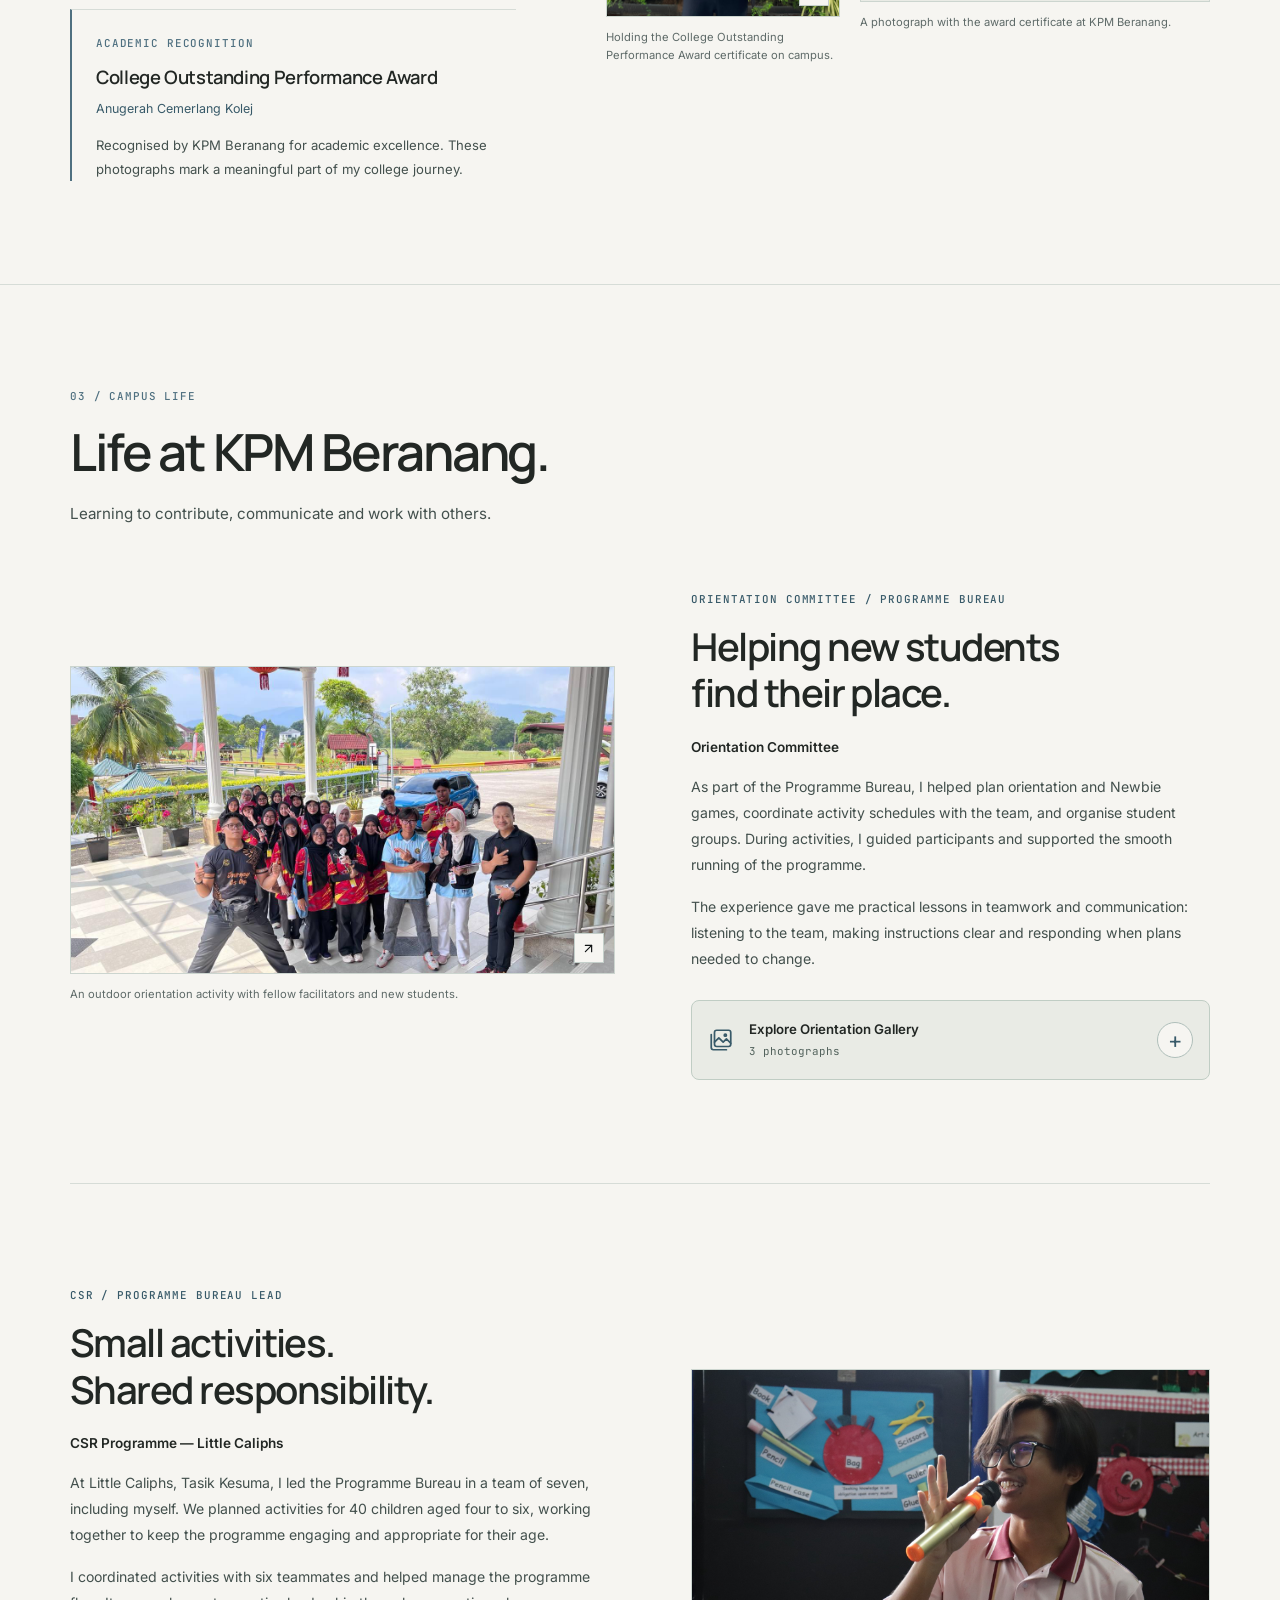
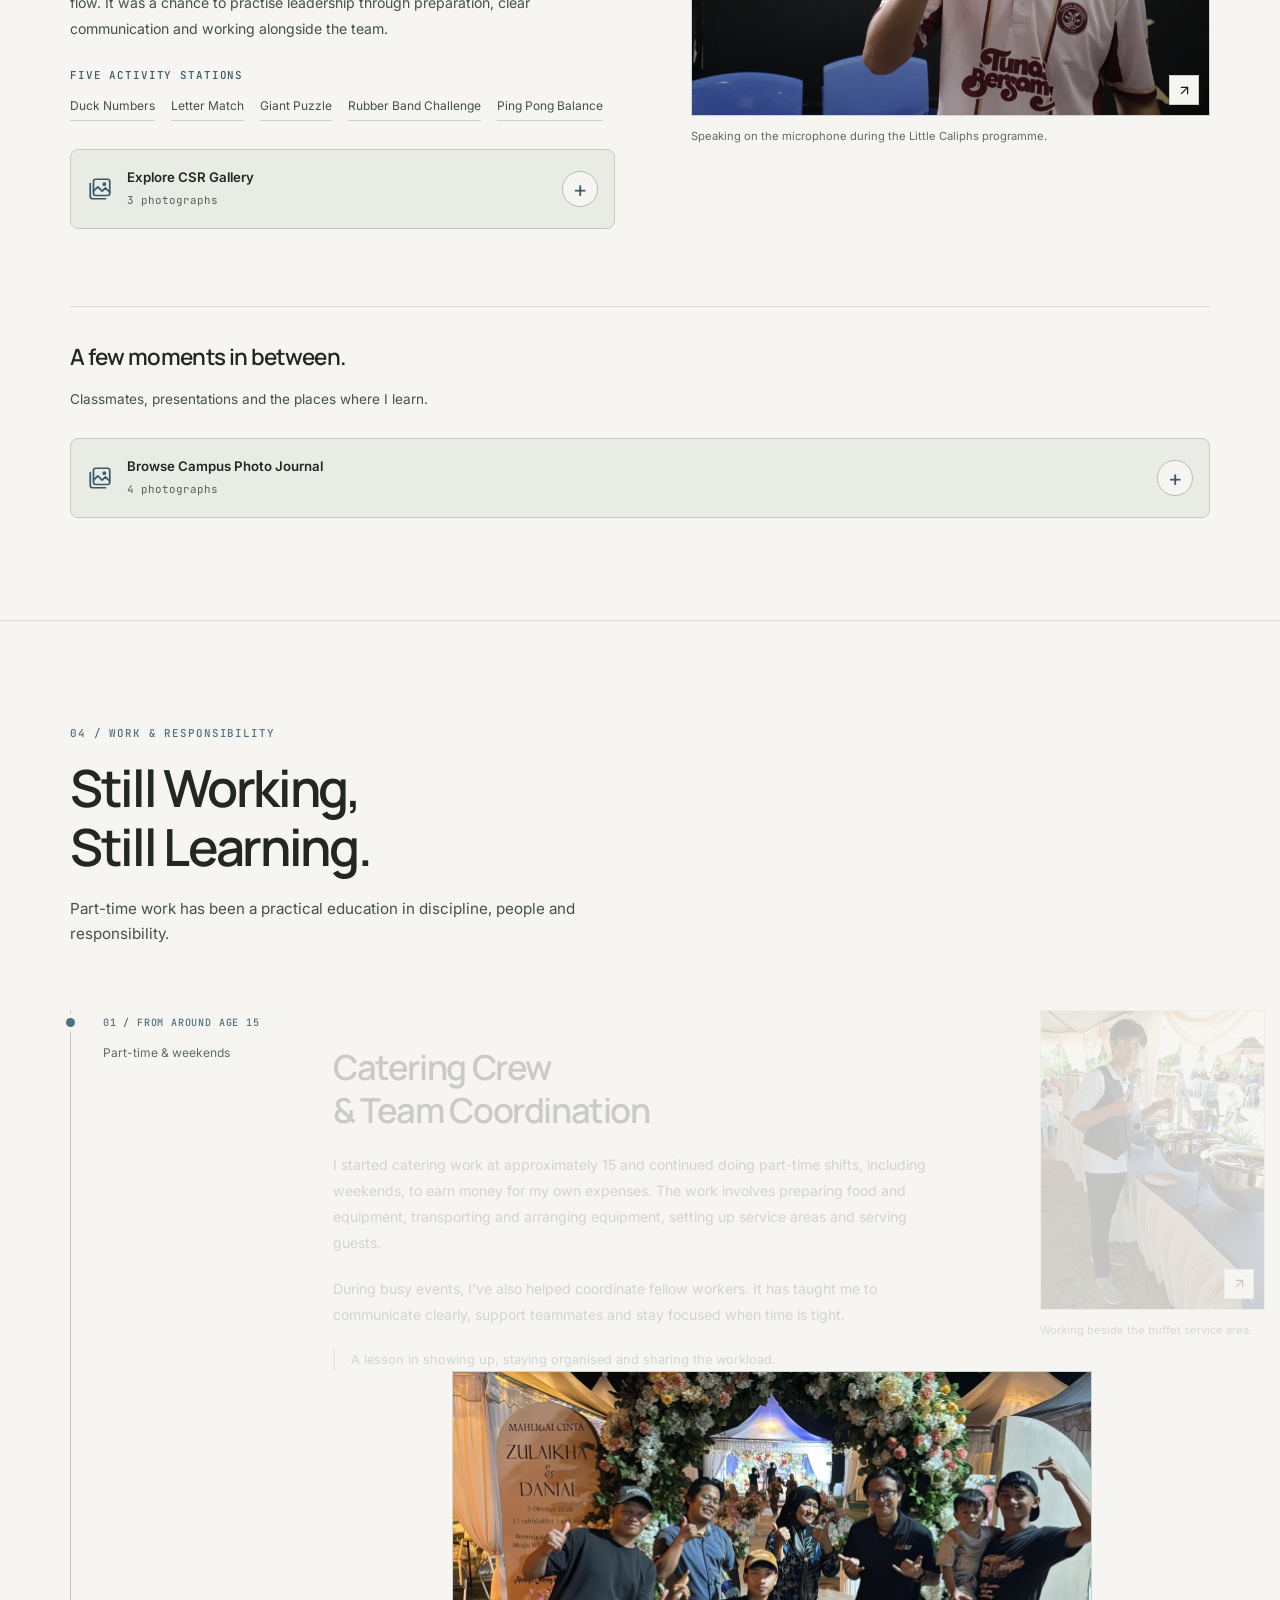
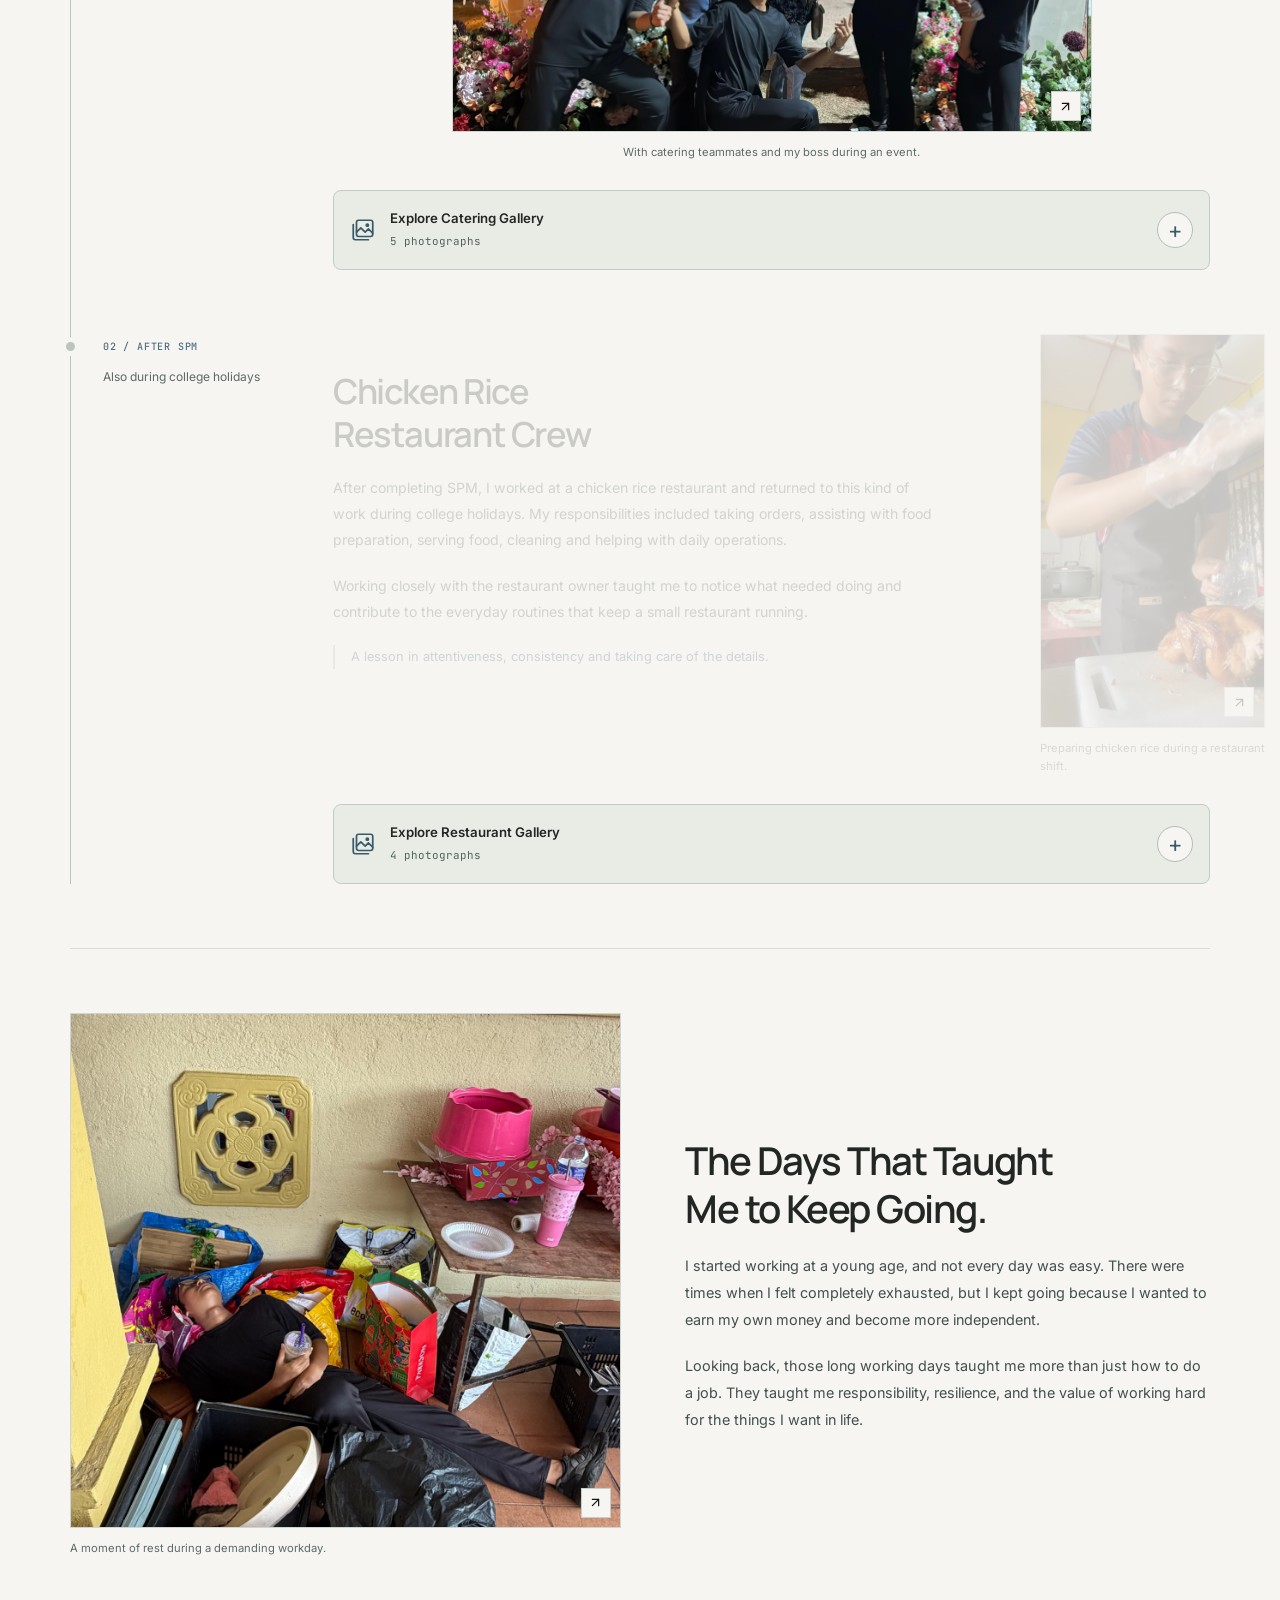
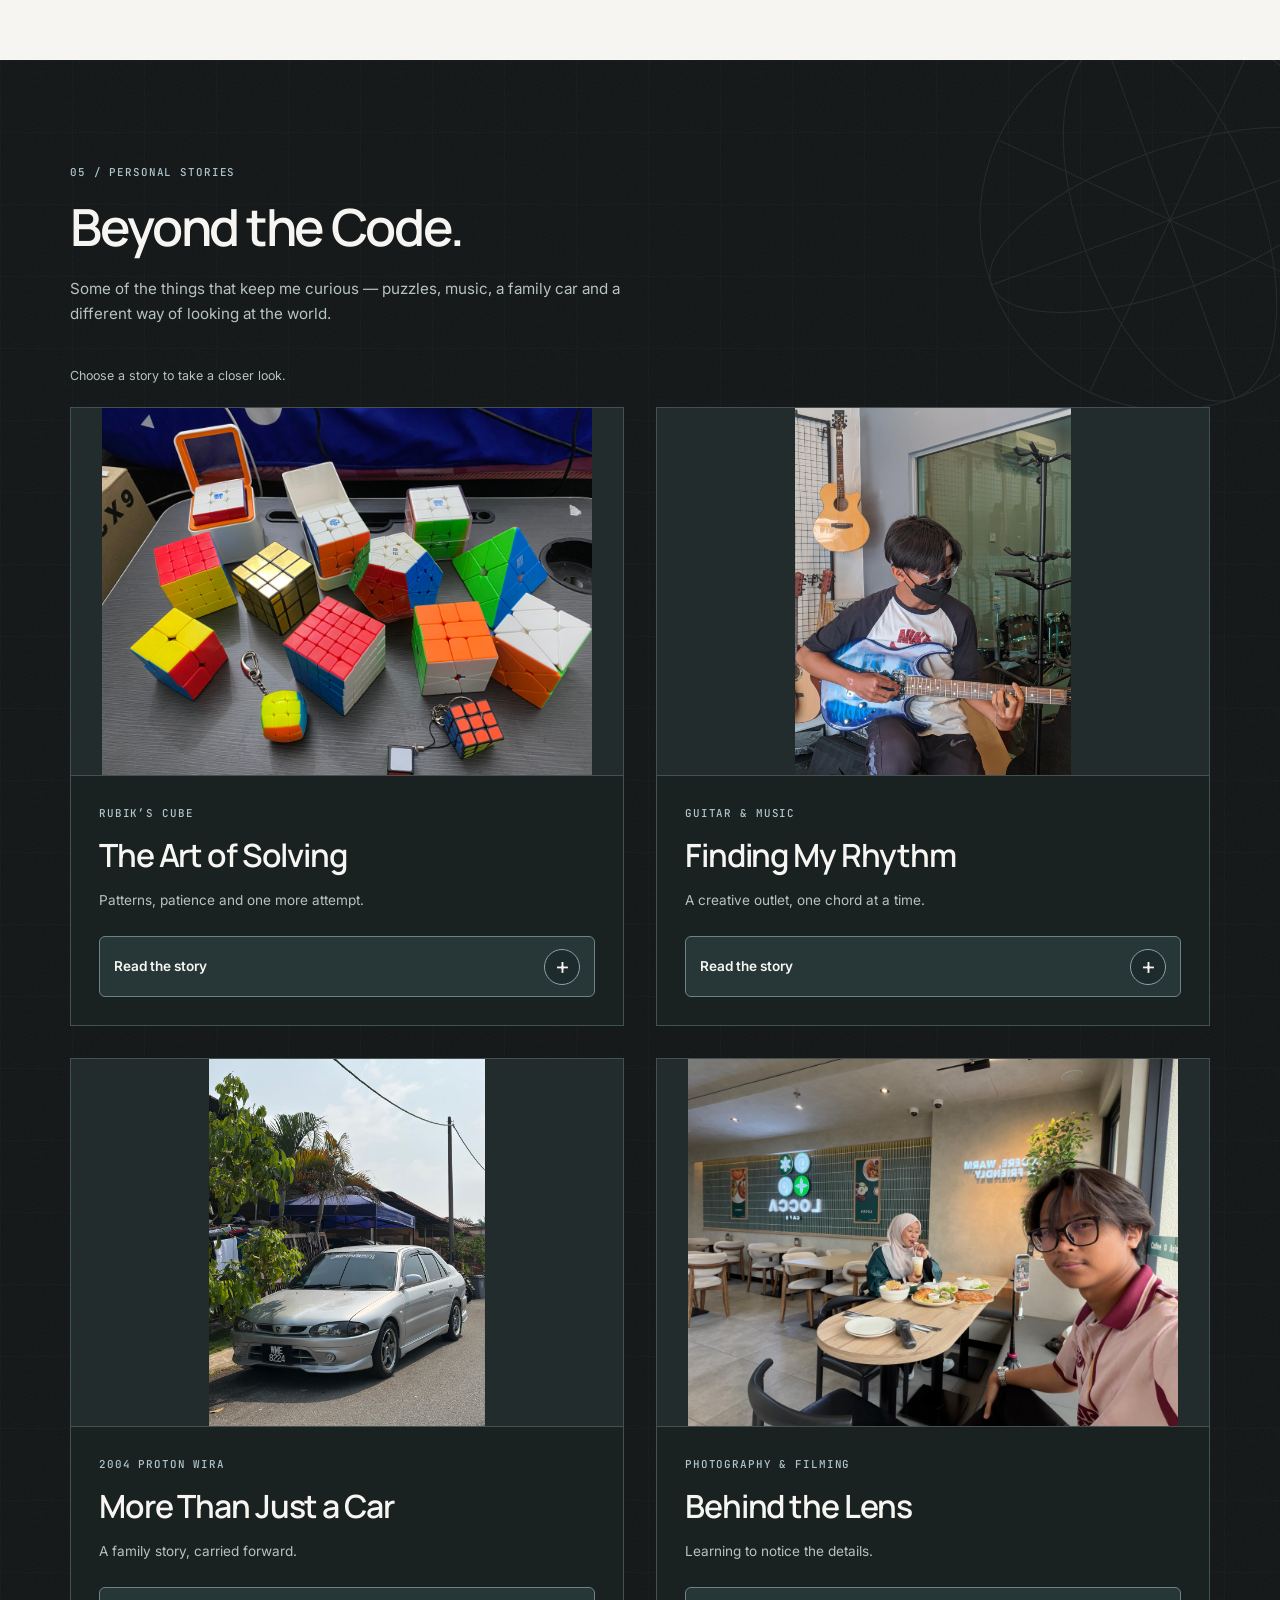
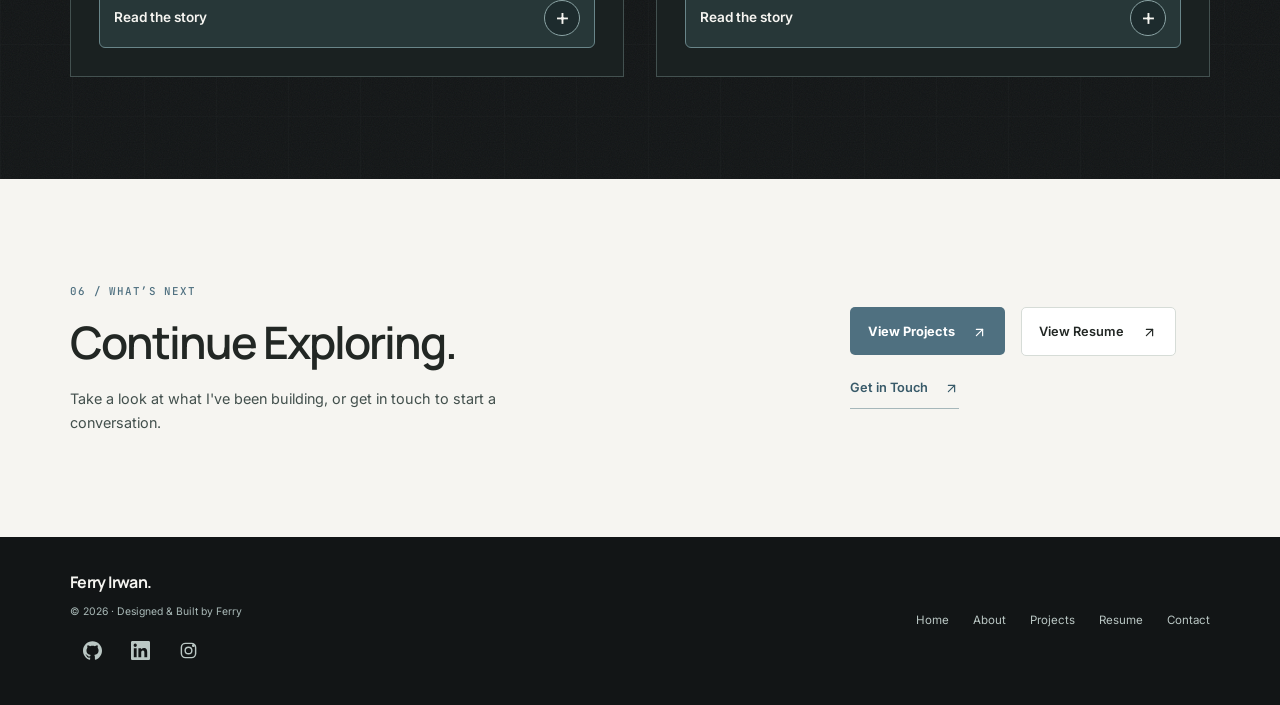
<file: about.html>
<!DOCTYPE html>
<html lang="en">
<head>
  <meta charset="UTF-8">
  <meta name="viewport" content="width=device-width, initial-scale=1.0">
  <meta name="description" content="Meet Ferry Irwan Shah Azman, a Computer Science student at KPM Beranang. A personal story of college, part-time work, music, puzzles and a family Proton Wira.">
  <meta name="theme-color" content="#121516">
  <title>About Me | Ferry Irwan</title>
  <link rel="stylesheet" href="style.css">
  <link rel="stylesheet" href="foundation.css">
  <link rel="stylesheet" href="about-v2.css">
  <script src="script.js" defer></script>
  <script src="about-motion.js" defer></script>
  <script src="about-work-motion.js" defer></script>
  <script src="about-stories-motion.js" defer></script>
</head>
<body class="about-page about-v2">
  <a class="skip-link" href="#main-content">Skip to content</a>
  <header class="navbar site-header">
    <div class="nav-container">
      <a class="logo site-brand" href="/" aria-label="Ferry Irwan — Home">Ferry Irwan<span aria-hidden="true">.</span></a>
      <div class="nav-right">
        <nav id="main-navigation" aria-label="Main navigation">
          <a href="/">Home</a>
          <a href="/about.html" class="active" aria-current="page">About</a>
          <a href="/projects/">Projects</a>
          <a href="/resume/">Resume</a>
          <a href="/#contact">Contact</a>
        </nav>
        <button class="nav-toggle-btn" id="nav-toggle" type="button" aria-controls="main-navigation" aria-label="Toggle navigation menu" aria-expanded="false"><span class="nav-toggle-icon"></span></button>
      </div>
    </div>
  </header>

  <main id="main-content" tabindex="-1">
    <section class="about-container about-introduction" id="profile" aria-labelledby="about-heading">
      <div class="about-intro-grid"><div class="about-intro-copy"><p class="about-label">01 / Introduction</p><h1 id="about-heading">About Me<span>.</span></h1><p class="about-intro-deck">Learning through code,<br>and everything around it.</p><p>I'm Ferry Irwan Shah Azman, a Diploma in Computer Science student at Kolej Profesional MARA Beranang. I'm interested in software development and enjoy exploring how web and mobile applications are built.</p><p>Academic projects give me a place to put new ideas into practice. Outside the classroom, part-time work has taught me responsibility, while college activities and personal interests keep me learning from people and everyday experience.</p><a class="about-text-link" href="#awards">My college journey <span aria-hidden="true">↓</span></a></div><figure class="about-photo intro-photo"><button class="about-photo-button" type="button" data-full="images/ferry/library.jpeg" data-gallery="introduction" data-caption="Studying with a laptop in the college library." aria-label="Enlarge photo: Studying with a laptop in the college library."><img src="images/ferry/library.jpeg" width="2560" height="1920" alt="Studying with a laptop in the college library." fetchpriority="high" decoding="async"><span class="photo-enlarge" aria-hidden="true"><svg class="icon-arrow-up-right" width="15" height="15" viewBox="0 0 24 24" fill="none" stroke="currentColor" stroke-width="1.9" stroke-linecap="round" stroke-linejoin="round" aria-hidden="true" focusable="false"><path d="M7 17 17 7"/><path d="M7 7h10v10"/></svg></span></button><figcaption>Studying with a laptop in the college library.</figcaption></figure></div>
      <nav class="about-chapter-nav" aria-label="About page chapters"><a href="#awards">Education</a><a href="#campus-life">Campus life</a><a href="#work">Work</a><a href="#personal-stories">Personal stories</a></nav>
    </section>

    <section class="about-container about-section" id="awards" aria-labelledby="education-heading">
      <div class="about-section-heading"><p class="about-label">02 / Education & Recognition</p><h2 id="education-heading">A foundation<br>for what comes next.</h2></div>
      <div class="education-layout"><div class="education-copy"><div class="education-information"><p class="education-start">Since <time datetime="2024-11">November 2024</time></p><h3>Diploma in<br>Computer Science</h3><p class="education-college">Kolej Profesional MARA Beranang</p><p>My studies bring together programming fundamentals and practical assignments. Working on web and mobile projects gives me room to test ideas, understand mistakes and gradually become more confident in the development process.</p><p>Presentations, group activities and campus involvement have also helped me practise explaining my work and communicating with others.</p></div><div class="recognition-note"><p class="about-label">Academic recognition</p><h4>College Outstanding Performance Award</h4><p class="award-local-name">Anugerah Cemerlang Kolej</p><p>Recognised by KPM Beranang for academic excellence. These photographs mark a meaningful part of my college journey.</p></div></div><div class="recognition-photos"><div class="about-photo-grid "><figure class="about-photo "><button class="about-photo-button" type="button" data-full="images/ferry/award1.jpeg" data-gallery="awards" data-caption="Holding the College Outstanding Performance Award certificate on campus." aria-label="Enlarge photo: Holding the College Outstanding Performance Award certificate on campus."><img src="images/ferry/award1.jpeg" width="1920" height="2560" alt="Holding the College Outstanding Performance Award certificate on campus." loading="lazy" decoding="async"><span class="photo-enlarge" aria-hidden="true"><svg class="icon-arrow-up-right" width="15" height="15" viewBox="0 0 24 24" fill="none" stroke="currentColor" stroke-width="1.9" stroke-linecap="round" stroke-linejoin="round" aria-hidden="true" focusable="false"><path d="M7 17 17 7"/><path d="M7 7h10v10"/></svg></span></button><figcaption>Holding the College Outstanding Performance Award certificate on campus.</figcaption></figure><figure class="about-photo "><button class="about-photo-button" type="button" data-full="images/ferry/award2.jpeg" data-gallery="awards" data-caption="A photograph with the award certificate at KPM Beranang." aria-label="Enlarge photo: A photograph with the award certificate at KPM Beranang."><img src="images/ferry/award2.jpeg" width="2560" height="1920" alt="A photograph with the award certificate at KPM Beranang." loading="lazy" decoding="async"><span class="photo-enlarge" aria-hidden="true"><svg class="icon-arrow-up-right" width="15" height="15" viewBox="0 0 24 24" fill="none" stroke="currentColor" stroke-width="1.9" stroke-linecap="round" stroke-linejoin="round" aria-hidden="true" focusable="false"><path d="M7 17 17 7"/><path d="M7 7h10v10"/></svg></span></button><figcaption>A photograph with the award certificate at KPM Beranang.</figcaption></figure></div></div></div>
    </section>

    <section class="campus-section" id="campus-life" aria-labelledby="campus-heading"><div class="about-container about-section">
      <div class="about-section-heading"><p class="about-label">03 / Campus life</p><h2 id="campus-heading">Life at KPM Beranang.</h2><p>Learning to contribute, communicate and work with others.</p></div>
      <article class="campus-feature" id="oc"><div class="campus-feature-photo"><figure class="about-photo "><button class="about-photo-button" type="button" data-full="images/ferry/orientation_commitee/tour_with_newbie.jpeg" data-gallery="orientation" data-caption="An outdoor orientation activity with fellow facilitators and new students." aria-label="Enlarge photo: An outdoor orientation activity with fellow facilitators and new students."><img src="images/ferry/orientation_commitee/tour_with_newbie.jpeg" width="1280" height="720" alt="An outdoor orientation activity with fellow facilitators and new students." loading="lazy" decoding="async"><span class="photo-enlarge" aria-hidden="true"><svg class="icon-arrow-up-right" width="15" height="15" viewBox="0 0 24 24" fill="none" stroke="currentColor" stroke-width="1.9" stroke-linecap="round" stroke-linejoin="round" aria-hidden="true" focusable="false"><path d="M7 17 17 7"/><path d="M7 7h10v10"/></svg></span></button><figcaption>An outdoor orientation activity with fellow facilitators and new students.</figcaption></figure></div><div class="campus-feature-copy"><p class="about-label">Orientation Committee / Programme Bureau</p><h3>Helping new students<br>find their place.</h3><p class="feature-title">Orientation Committee</p><p>As part of the Programme Bureau, I helped plan orientation and Newbie games, coordinate activity schedules with the team, and organise student groups. During activities, I guided participants and supported the smooth running of the programme.</p><p>The experience gave me practical lessons in teamwork and communication: listening to the team, making instructions clear and responding when plans needed to change.</p><div class="about-journal"><button class="journal-toggle" type="button" data-journal-toggle="journal-disclosure-orientation" data-collapsed-label="Explore Orientation Gallery" data-expanded-label="Hide Orientation Gallery" aria-expanded="false" aria-controls="journal-gallery-orientation" hidden><svg class="journal-photo-icon" width="26" height="26" viewBox="0 0 24 24" fill="none" stroke="currentColor" stroke-width="1.6" stroke-linecap="round" stroke-linejoin="round" aria-hidden="true" focusable="false"><rect x="6" y="3" width="15" height="15" rx="2"/><path d="M3 7v12a2 2 0 0 0 2 2h12M6 14l4-4 4 4 3-3 4 4"/><circle cx="16" cy="7.5" r="1"/></svg><span class="journal-copy"><span class="journal-label">Explore Orientation Gallery</span><span class="journal-count">3 photographs</span></span><span class="journal-symbol" aria-hidden="true">+</span></button><details class="journal-disclosure" id="journal-disclosure-orientation"><summary class="journal-fallback">Orientation photo gallery · 3 photographs</summary><div class="about-photo-grid " id="journal-gallery-orientation"><figure class="about-photo "><button class="about-photo-button" type="button" data-full="images/ferry/orientation_commitee/tour_with_newbie.jpeg" data-gallery="orientation" data-caption="An outdoor orientation activity with fellow facilitators and new students." aria-label="Enlarge photo: An outdoor orientation activity with fellow facilitators and new students."><img src="images/ferry/orientation_commitee/tour_with_newbie.jpeg" width="1280" height="720" alt="An outdoor orientation activity with fellow facilitators and new students." loading="lazy" decoding="async"><span class="photo-enlarge" aria-hidden="true"><svg class="icon-arrow-up-right" width="15" height="15" viewBox="0 0 24 24" fill="none" stroke="currentColor" stroke-width="1.9" stroke-linecap="round" stroke-linejoin="round" aria-hidden="true" focusable="false"><path d="M7 17 17 7"/><path d="M7 7h10v10"/></svg></span></button><figcaption>An outdoor orientation activity with fellow facilitators and new students.</figcaption></figure><figure class="about-photo "><button class="about-photo-button" type="button" data-full="images/ferry/orientation_commitee/oc_group.jpeg" data-gallery="orientation" data-caption="A group photograph with the Orientation Committee." aria-label="Enlarge photo: A group photograph with the Orientation Committee."><img src="images/ferry/orientation_commitee/oc_group.jpeg" width="960" height="1280" alt="A group photograph with the Orientation Committee." loading="lazy" decoding="async"><span class="photo-enlarge" aria-hidden="true"><svg class="icon-arrow-up-right" width="15" height="15" viewBox="0 0 24 24" fill="none" stroke="currentColor" stroke-width="1.9" stroke-linecap="round" stroke-linejoin="round" aria-hidden="true" focusable="false"><path d="M7 17 17 7"/><path d="M7 7h10v10"/></svg></span></button><figcaption>A group photograph with the Orientation Committee.</figcaption></figure><figure class="about-photo "><button class="about-photo-button" type="button" data-full="images/ferry/orientation_commitee/orientation_day.jpeg" data-gallery="orientation" data-caption="Students gathered in the hall during orientation." aria-label="Enlarge photo: Students gathered in the hall during orientation."><img src="images/ferry/orientation_commitee/orientation_day.jpeg" width="2560" height="1920" alt="Students gathered in the hall during orientation." loading="lazy" decoding="async"><span class="photo-enlarge" aria-hidden="true"><svg class="icon-arrow-up-right" width="15" height="15" viewBox="0 0 24 24" fill="none" stroke="currentColor" stroke-width="1.9" stroke-linecap="round" stroke-linejoin="round" aria-hidden="true" focusable="false"><path d="M7 17 17 7"/><path d="M7 7h10v10"/></svg></span></button><figcaption>Students gathered in the hall during orientation.</figcaption></figure></div></details></div></div></article>
      <article class="campus-feature campus-feature-reverse" id="csr"><div class="campus-feature-photo"><figure class="about-photo "><button class="about-photo-button" type="button" data-full="images/ferry/CSR/ferry.jpeg" data-gallery="csr" data-caption="Speaking on the microphone during the Little Caliphs programme." aria-label="Enlarge photo: Speaking on the microphone during the Little Caliphs programme."><img src="images/ferry/CSR/ferry.jpeg" width="1600" height="1066" alt="Speaking on the microphone during the Little Caliphs programme." loading="lazy" decoding="async"><span class="photo-enlarge" aria-hidden="true"><svg class="icon-arrow-up-right" width="15" height="15" viewBox="0 0 24 24" fill="none" stroke="currentColor" stroke-width="1.9" stroke-linecap="round" stroke-linejoin="round" aria-hidden="true" focusable="false"><path d="M7 17 17 7"/><path d="M7 7h10v10"/></svg></span></button><figcaption>Speaking on the microphone during the Little Caliphs programme.</figcaption></figure></div><div class="campus-feature-copy"><p class="about-label">CSR / Programme Bureau Lead</p><h3>Small activities.<br>Shared responsibility.</h3><p class="feature-title">CSR Programme — Little Caliphs</p><p>At Little Caliphs, Tasik Kesuma, I led the Programme Bureau in a team of seven, including myself. We planned activities for 40 children aged four to six, working together to keep the programme engaging and appropriate for their age.</p><p>I coordinated activities with six teammates and helped manage the programme flow. It was a chance to practise leadership through preparation, clear communication and working alongside the team.</p><div class="activity-stations"><p class="about-label">Five activity stations</p><ul><li>Duck Numbers</li><li>Letter Match</li><li>Giant Puzzle</li><li>Rubber Band Challenge</li><li>Ping Pong Balance</li></ul></div><div class="about-journal"><button class="journal-toggle" type="button" data-journal-toggle="journal-disclosure-csr" data-collapsed-label="Explore CSR Gallery" data-expanded-label="Hide CSR Gallery" aria-expanded="false" aria-controls="journal-gallery-csr" hidden><svg class="journal-photo-icon" width="26" height="26" viewBox="0 0 24 24" fill="none" stroke="currentColor" stroke-width="1.6" stroke-linecap="round" stroke-linejoin="round" aria-hidden="true" focusable="false"><rect x="6" y="3" width="15" height="15" rx="2"/><path d="M3 7v12a2 2 0 0 0 2 2h12M6 14l4-4 4 4 3-3 4 4"/><circle cx="16" cy="7.5" r="1"/></svg><span class="journal-copy"><span class="journal-label">Explore CSR Gallery</span><span class="journal-count">3 photographs</span></span><span class="journal-symbol" aria-hidden="true">+</span></button><details class="journal-disclosure" id="journal-disclosure-csr"><summary class="journal-fallback">CSR photo gallery · 3 photographs</summary><div class="about-photo-grid " id="journal-gallery-csr"><figure class="about-photo "><button class="about-photo-button" type="button" data-full="images/ferry/CSR/ferry.jpeg" data-gallery="csr" data-caption="Speaking on the microphone during the Little Caliphs programme." aria-label="Enlarge photo: Speaking on the microphone during the Little Caliphs programme."><img src="images/ferry/CSR/ferry.jpeg" width="1600" height="1066" alt="Speaking on the microphone during the Little Caliphs programme." loading="lazy" decoding="async"><span class="photo-enlarge" aria-hidden="true"><svg class="icon-arrow-up-right" width="15" height="15" viewBox="0 0 24 24" fill="none" stroke="currentColor" stroke-width="1.9" stroke-linecap="round" stroke-linejoin="round" aria-hidden="true" focusable="false"><path d="M7 17 17 7"/><path d="M7 7h10v10"/></svg></span></button><figcaption>Speaking on the microphone during the Little Caliphs programme.</figcaption></figure><figure class="about-photo "><button class="about-photo-button" type="button" data-full="images/ferry/CSR/csr_group.jpeg" data-gallery="csr" data-caption="The CSR team with children and staff at Little Caliphs." aria-label="Enlarge photo: The CSR team with children and staff at Little Caliphs."><img src="images/ferry/CSR/csr_group.jpeg" width="2560" height="1706" alt="The CSR team with children and staff at Little Caliphs." loading="lazy" decoding="async"><span class="photo-enlarge" aria-hidden="true"><svg class="icon-arrow-up-right" width="15" height="15" viewBox="0 0 24 24" fill="none" stroke="currentColor" stroke-width="1.9" stroke-linecap="round" stroke-linejoin="round" aria-hidden="true" focusable="false"><path d="M7 17 17 7"/><path d="M7 7h10v10"/></svg></span></button><figcaption>The CSR team with children and staff at Little Caliphs.</figcaption></figure><figure class="about-photo "><button class="about-photo-button" type="button" data-full="images/ferry/CSR/kids.jpeg" data-gallery="csr" data-caption="Children taking part in a group activity during the programme." aria-label="Enlarge photo: Children taking part in a group activity during the programme."><img src="images/ferry/CSR/kids.jpeg" width="1600" height="1066" alt="Children taking part in a group activity during the programme." loading="lazy" decoding="async"><span class="photo-enlarge" aria-hidden="true"><svg class="icon-arrow-up-right" width="15" height="15" viewBox="0 0 24 24" fill="none" stroke="currentColor" stroke-width="1.9" stroke-linecap="round" stroke-linejoin="round" aria-hidden="true" focusable="false"><path d="M7 17 17 7"/><path d="M7 7h10v10"/></svg></span></button><figcaption>Children taking part in a group activity during the programme.</figcaption></figure></div></details></div></div></article>
      <div class="campus-journal" id="cohort"><h3 id="assignments">A few moments in between.</h3><p>Classmates, presentations and the places where I learn.</p><div class="about-journal"><button class="journal-toggle" type="button" data-journal-toggle="journal-disclosure-campus" data-collapsed-label="Browse Campus Photo Journal" data-expanded-label="Hide Campus Photo Journal" aria-expanded="false" aria-controls="journal-gallery-campus" hidden><svg class="journal-photo-icon" width="26" height="26" viewBox="0 0 24 24" fill="none" stroke="currentColor" stroke-width="1.6" stroke-linecap="round" stroke-linejoin="round" aria-hidden="true" focusable="false"><rect x="6" y="3" width="15" height="15" rx="2"/><path d="M3 7v12a2 2 0 0 0 2 2h12M6 14l4-4 4 4 3-3 4 4"/><circle cx="16" cy="7.5" r="1"/></svg><span class="journal-copy"><span class="journal-label">Browse Campus Photo Journal</span><span class="journal-count">4 photographs</span></span><span class="journal-symbol" aria-hidden="true">+</span></button><details class="journal-disclosure" id="journal-disclosure-campus"><summary class="journal-fallback">Campus photo journal · 4 photographs</summary><div class="about-photo-grid " id="journal-gallery-campus"><figure class="about-photo "><button class="about-photo-button" type="button" data-full="images/ferry/classmates.jpeg" data-gallery="campus" data-caption="With classmates and certificates in front of the KPM Beranang landmark." aria-label="Enlarge photo: With classmates and certificates in front of the KPM Beranang landmark."><img src="images/ferry/classmates.jpeg" width="1931" height="1448" alt="With classmates and certificates in front of the KPM Beranang landmark." loading="lazy" decoding="async"><span class="photo-enlarge" aria-hidden="true"><svg class="icon-arrow-up-right" width="15" height="15" viewBox="0 0 24 24" fill="none" stroke="currentColor" stroke-width="1.9" stroke-linecap="round" stroke-linejoin="round" aria-hidden="true" focusable="false"><path d="M7 17 17 7"/><path d="M7 7h10v10"/></svg></span></button><figcaption>With classmates and certificates in front of the KPM Beranang landmark.</figcaption></figure><figure class="about-photo "><button class="about-photo-button" type="button" data-full="images/ferry/KPMB.jpeg" data-gallery="campus" data-caption="The KPM Beranang campus landmark and grounds." aria-label="Enlarge photo: The KPM Beranang campus landmark and grounds."><img src="images/ferry/KPMB.jpeg" width="1920" height="2560" alt="The KPM Beranang campus landmark and grounds." loading="lazy" decoding="async"><span class="photo-enlarge" aria-hidden="true"><svg class="icon-arrow-up-right" width="15" height="15" viewBox="0 0 24 24" fill="none" stroke="currentColor" stroke-width="1.9" stroke-linecap="round" stroke-linejoin="round" aria-hidden="true" focusable="false"><path d="M7 17 17 7"/><path d="M7 7h10v10"/></svg></span></button><figcaption>The KPM Beranang campus landmark and grounds.</figcaption></figure><figure class="about-photo "><button class="about-photo-button" type="button" data-full="images/ferry/present.jpeg" data-gallery="campus" data-caption="Presenting in a college classroom." aria-label="Enlarge photo: Presenting in a college classroom."><img src="images/ferry/present.jpeg" width="1170" height="2009" alt="Presenting in a college classroom." loading="lazy" decoding="async"><span class="photo-enlarge" aria-hidden="true"><svg class="icon-arrow-up-right" width="15" height="15" viewBox="0 0 24 24" fill="none" stroke="currentColor" stroke-width="1.9" stroke-linecap="round" stroke-linejoin="round" aria-hidden="true" focusable="false"><path d="M7 17 17 7"/><path d="M7 7h10v10"/></svg></span></button><figcaption>Presenting in a college classroom.</figcaption></figure><figure class="about-photo "><button class="about-photo-button" type="button" data-full="images/ferry/project.jpeg" data-gallery="campus" data-caption="A personal development setup with a laptop and mobile device." aria-label="Enlarge photo: A personal development setup with a laptop and mobile device."><img src="images/ferry/project.jpeg" width="1440" height="2560" alt="A personal development setup with a laptop and mobile device." loading="lazy" decoding="async"><span class="photo-enlarge" aria-hidden="true"><svg class="icon-arrow-up-right" width="15" height="15" viewBox="0 0 24 24" fill="none" stroke="currentColor" stroke-width="1.9" stroke-linecap="round" stroke-linejoin="round" aria-hidden="true" focusable="false"><path d="M7 17 17 7"/><path d="M7 7h10v10"/></svg></span></button><figcaption>A personal development setup with a laptop and mobile device.</figcaption></figure></div></details></div></div>
    </div></section>

    <section class="about-container about-section" id="work" aria-labelledby="work-heading"><div class="about-section-heading"><p class="about-label">04 / Work & Responsibility</p><h2 id="work-heading">Still Working,<br>Still Learning.</h2><p>Part-time work has been a practical education in discipline, people and responsibility.</p></div>
      <ol class="work-timeline">
        <li class="work-entry"><div class="work-milestone"><span class="timeline-dot" aria-hidden="true"></span><p class="about-label">01 / From around age 15</p><span class="work-period">Part-time & weekends</span></div><article class="work-story"><div class="work-story-copy"><h3>Catering Crew<br>& Team Coordination</h3><p>I started catering work at approximately 15 and continued doing part-time shifts, including weekends, to earn money for my own expenses. The work involves preparing food and equipment, transporting and arranging equipment, setting up service areas and serving guests.</p><p>During busy events, I've also helped coordinate fellow workers. It has taught me to communicate clearly, support teammates and stay focused when time is tight.</p><p class="work-takeaway">A lesson in showing up, staying organised and sharing the workload.</p></div><figure class="about-photo work-cover"><button class="about-photo-button" type="button" data-full="images/work/work5.jpeg" data-gallery="catering" data-caption="Working beside the buffet service area." aria-label="Enlarge photo: Working beside the buffet service area."><img src="images/work/work5.jpeg" width="768" height="1024" alt="Working beside the buffet service area." loading="lazy" decoding="async"><span class="photo-enlarge" aria-hidden="true"><svg class="icon-arrow-up-right" width="15" height="15" viewBox="0 0 24 24" fill="none" stroke="currentColor" stroke-width="1.9" stroke-linecap="round" stroke-linejoin="round" aria-hidden="true" focusable="false"><path d="M7 17 17 7"/><path d="M7 7h10v10"/></svg></span></button><figcaption>Working beside the buffet service area.</figcaption></figure><figure class="about-photo catering-support-photo"><button class="about-photo-button" type="button" data-full="images/work/work11.jpeg" data-caption="With catering teammates and my boss during an event." aria-label="Enlarge photo: With catering teammates and my boss during an event."><img src="images/work/work11.jpeg" width="2560" height="1440" alt="With catering teammates and my boss during an event." loading="lazy" decoding="async"><span class="photo-enlarge" aria-hidden="true"><svg class="icon-arrow-up-right" width="15" height="15" viewBox="0 0 24 24" fill="none" stroke="currentColor" stroke-width="1.9" stroke-linecap="round" stroke-linejoin="round" aria-hidden="true" focusable="false"><path d="M7 17 17 7"/><path d="M7 7h10v10"/></svg></span></button><figcaption>With catering teammates and my boss during an event.</figcaption></figure><div class="work-journal"><div class="about-journal"><button class="journal-toggle" type="button" data-journal-toggle="journal-disclosure-catering" data-collapsed-label="Explore Catering Gallery" data-expanded-label="Hide Catering Gallery" aria-expanded="false" aria-controls="journal-gallery-catering" hidden><svg class="journal-photo-icon" width="26" height="26" viewBox="0 0 24 24" fill="none" stroke="currentColor" stroke-width="1.6" stroke-linecap="round" stroke-linejoin="round" aria-hidden="true" focusable="false"><rect x="6" y="3" width="15" height="15" rx="2"/><path d="M3 7v12a2 2 0 0 0 2 2h12M6 14l4-4 4 4 3-3 4 4"/><circle cx="16" cy="7.5" r="1"/></svg><span class="journal-copy"><span class="journal-label">Explore Catering Gallery</span><span class="journal-count">5 photographs</span></span><span class="journal-symbol" aria-hidden="true">+</span></button><details class="journal-disclosure" id="journal-disclosure-catering"><summary class="journal-fallback">Catering photo gallery · 5 photographs</summary><div class="about-photo-grid " id="journal-gallery-catering"><figure class="about-photo "><button class="about-photo-button" type="button" data-full="images/work/work4.jpeg" data-gallery="catering" data-caption="With a teammate in catering service attire." aria-label="Enlarge photo: With a teammate in catering service attire."><img src="images/work/work4.jpeg" width="1206" height="1653" alt="With a teammate in catering service attire." loading="lazy" decoding="async"><span class="photo-enlarge" aria-hidden="true"><svg class="icon-arrow-up-right" width="15" height="15" viewBox="0 0 24 24" fill="none" stroke="currentColor" stroke-width="1.9" stroke-linecap="round" stroke-linejoin="round" aria-hidden="true" focusable="false"><path d="M7 17 17 7"/><path d="M7 7h10v10"/></svg></span></button><figcaption>With a teammate in catering service attire.</figcaption></figure><figure class="about-photo "><button class="about-photo-button" type="button" data-full="images/work/work5.jpeg" data-gallery="catering" data-caption="Working beside the buffet service area." aria-label="Enlarge photo: Working beside the buffet service area."><img src="images/work/work5.jpeg" width="768" height="1024" alt="Working beside the buffet service area." loading="lazy" decoding="async"><span class="photo-enlarge" aria-hidden="true"><svg class="icon-arrow-up-right" width="15" height="15" viewBox="0 0 24 24" fill="none" stroke="currentColor" stroke-width="1.9" stroke-linecap="round" stroke-linejoin="round" aria-hidden="true" focusable="false"><path d="M7 17 17 7"/><path d="M7 7h10v10"/></svg></span></button><figcaption>Working beside the buffet service area.</figcaption></figure><figure class="about-photo "><button class="about-photo-button" type="button" data-full="images/work/work6.jpeg" data-gallery="catering" data-caption="A catering preparation area with serving equipment." aria-label="Enlarge photo: A catering preparation area with serving equipment."><img src="images/work/work6.jpeg" width="1920" height="2560" alt="A catering preparation area with serving equipment." loading="lazy" decoding="async"><span class="photo-enlarge" aria-hidden="true"><svg class="icon-arrow-up-right" width="15" height="15" viewBox="0 0 24 24" fill="none" stroke="currentColor" stroke-width="1.9" stroke-linecap="round" stroke-linejoin="round" aria-hidden="true" focusable="false"><path d="M7 17 17 7"/><path d="M7 7h10v10"/></svg></span></button><figcaption>A catering preparation area with serving equipment.</figcaption></figure><figure class="about-photo "><button class="about-photo-button" type="button" data-full="images/work/work10.jpeg" data-gallery="catering" data-caption="With fellow catering workers at an event venue." aria-label="Enlarge photo: With fellow catering workers at an event venue."><img src="images/work/work10.jpeg" width="2560" height="1920" alt="With fellow catering workers at an event venue." loading="lazy" decoding="async"><span class="photo-enlarge" aria-hidden="true"><svg class="icon-arrow-up-right" width="15" height="15" viewBox="0 0 24 24" fill="none" stroke="currentColor" stroke-width="1.9" stroke-linecap="round" stroke-linejoin="round" aria-hidden="true" focusable="false"><path d="M7 17 17 7"/><path d="M7 7h10v10"/></svg></span></button><figcaption>With fellow catering workers at an event venue.</figcaption></figure><figure class="about-photo "><button class="about-photo-button" type="button" data-full="images/work/work11.jpeg" data-gallery="catering" data-caption="A group photograph with catering teammates at an event." aria-label="Enlarge photo: A group photograph with catering teammates at an event."><img src="images/work/work11.jpeg" width="2560" height="1440" alt="A group photograph with catering teammates at an event." loading="lazy" decoding="async"><span class="photo-enlarge" aria-hidden="true"><svg class="icon-arrow-up-right" width="15" height="15" viewBox="0 0 24 24" fill="none" stroke="currentColor" stroke-width="1.9" stroke-linecap="round" stroke-linejoin="round" aria-hidden="true" focusable="false"><path d="M7 17 17 7"/><path d="M7 7h10v10"/></svg></span></button><figcaption>A group photograph with catering teammates at an event.</figcaption></figure></div></details></div></div></article></li>
        <li class="work-entry"><div class="work-milestone"><span class="timeline-dot" aria-hidden="true"></span><p class="about-label">02 / After SPM</p><span class="work-period">Also during college holidays</span></div><article class="work-story"><div class="work-story-copy"><h3>Chicken Rice<br>Restaurant Crew</h3><p>After completing SPM, I worked at a chicken rice restaurant and returned to this kind of work during college holidays. My responsibilities included taking orders, assisting with food preparation, serving food, cleaning and helping with daily operations.</p><p>Working closely with the restaurant owner taught me to notice what needed doing and contribute to the everyday routines that keep a small restaurant running.</p><p class="work-takeaway">A lesson in attentiveness, consistency and taking care of the details.</p></div><figure class="about-photo work-cover"><button class="about-photo-button" type="button" data-full="images/work/work8.jpeg" data-gallery="restaurant" data-caption="Preparing chicken rice during a restaurant shift." aria-label="Enlarge photo: Preparing chicken rice during a restaurant shift."><img src="images/work/work8.jpeg" width="1206" height="2120" alt="Preparing chicken rice during a restaurant shift." loading="lazy" decoding="async"><span class="photo-enlarge" aria-hidden="true"><svg class="icon-arrow-up-right" width="15" height="15" viewBox="0 0 24 24" fill="none" stroke="currentColor" stroke-width="1.9" stroke-linecap="round" stroke-linejoin="round" aria-hidden="true" focusable="false"><path d="M7 17 17 7"/><path d="M7 7h10v10"/></svg></span></button><figcaption>Preparing chicken rice during a restaurant shift.</figcaption></figure><div class="work-journal"><div class="about-journal"><button class="journal-toggle" type="button" data-journal-toggle="journal-disclosure-restaurant" data-collapsed-label="Explore Restaurant Gallery" data-expanded-label="Hide Restaurant Gallery" aria-expanded="false" aria-controls="journal-gallery-restaurant" hidden><svg class="journal-photo-icon" width="26" height="26" viewBox="0 0 24 24" fill="none" stroke="currentColor" stroke-width="1.6" stroke-linecap="round" stroke-linejoin="round" aria-hidden="true" focusable="false"><rect x="6" y="3" width="15" height="15" rx="2"/><path d="M3 7v12a2 2 0 0 0 2 2h12M6 14l4-4 4 4 3-3 4 4"/><circle cx="16" cy="7.5" r="1"/></svg><span class="journal-copy"><span class="journal-label">Explore Restaurant Gallery</span><span class="journal-count">4 photographs</span></span><span class="journal-symbol" aria-hidden="true">+</span></button><details class="journal-disclosure" id="journal-disclosure-restaurant"><summary class="journal-fallback">Restaurant photo gallery · 4 photographs</summary><div class="about-photo-grid " id="journal-gallery-restaurant"><figure class="about-photo "><button class="about-photo-button" type="button" data-full="images/work/work2.jpeg" data-gallery="restaurant" data-caption="Packed chicken rice meals prepared for restaurant orders." aria-label="Enlarge photo: Packed chicken rice meals prepared for restaurant orders."><img src="images/work/work2.jpeg" width="1920" height="2560" alt="Packed chicken rice meals prepared for restaurant orders." loading="lazy" decoding="async"><span class="photo-enlarge" aria-hidden="true"><svg class="icon-arrow-up-right" width="15" height="15" viewBox="0 0 24 24" fill="none" stroke="currentColor" stroke-width="1.9" stroke-linecap="round" stroke-linejoin="round" aria-hidden="true" focusable="false"><path d="M7 17 17 7"/><path d="M7 7h10v10"/></svg></span></button><figcaption>Packed chicken rice meals prepared for restaurant orders.</figcaption></figure><figure class="about-photo "><button class="about-photo-button" type="button" data-full="images/work/work7.jpeg" data-gallery="restaurant" data-caption="At work inside the chicken rice restaurant." aria-label="Enlarge photo: At work inside the chicken rice restaurant."><img src="images/work/work7.jpeg" width="1206" height="2129" alt="At work inside the chicken rice restaurant." loading="lazy" decoding="async"><span class="photo-enlarge" aria-hidden="true"><svg class="icon-arrow-up-right" width="15" height="15" viewBox="0 0 24 24" fill="none" stroke="currentColor" stroke-width="1.9" stroke-linecap="round" stroke-linejoin="round" aria-hidden="true" focusable="false"><path d="M7 17 17 7"/><path d="M7 7h10v10"/></svg></span></button><figcaption>At work inside the chicken rice restaurant.</figcaption></figure><figure class="about-photo "><button class="about-photo-button" type="button" data-full="images/work/work8.jpeg" data-gallery="restaurant" data-caption="Preparing chicken for service at the restaurant." aria-label="Enlarge photo: Preparing chicken for service at the restaurant."><img src="images/work/work8.jpeg" width="1206" height="2120" alt="Preparing chicken for service at the restaurant." loading="lazy" decoding="async"><span class="photo-enlarge" aria-hidden="true"><svg class="icon-arrow-up-right" width="15" height="15" viewBox="0 0 24 24" fill="none" stroke="currentColor" stroke-width="1.9" stroke-linecap="round" stroke-linejoin="round" aria-hidden="true" focusable="false"><path d="M7 17 17 7"/><path d="M7 7h10v10"/></svg></span></button><figcaption>Preparing chicken for service at the restaurant.</figcaption></figure><figure class="about-photo "><button class="about-photo-button" type="button" data-full="images/work/work9.jpeg" data-gallery="restaurant" data-caption="A moment at the restaurant service counter." aria-label="Enlarge photo: A moment at the restaurant service counter."><img src="images/work/work9.jpeg" width="1206" height="2118" alt="A moment at the restaurant service counter." loading="lazy" decoding="async"><span class="photo-enlarge" aria-hidden="true"><svg class="icon-arrow-up-right" width="15" height="15" viewBox="0 0 24 24" fill="none" stroke="currentColor" stroke-width="1.9" stroke-linecap="round" stroke-linejoin="round" aria-hidden="true" focusable="false"><path d="M7 17 17 7"/><path d="M7 7h10v10"/></svg></span></button><figcaption>A moment at the restaurant service counter.</figcaption></figure></div></details></div></div></article></li>
      </ol>
      <article class="work-reflection" aria-labelledby="work-reflection-heading">
        <figure class="about-photo work-reflection-photo">
          <button class="about-photo-button" type="button" data-full="images/work/work12.jpeg" data-caption="A moment of rest during a demanding workday." aria-label="Enlarge photo: A moment of rest during a demanding workday.">
            <img src="images/work/work12.jpeg" width="2560" height="2393" alt="A moment of rest during a demanding workday." loading="lazy" decoding="async">
            <span class="photo-enlarge" aria-hidden="true"><svg class="icon-arrow-up-right" width="15" height="15" viewBox="0 0 24 24" fill="none" stroke="currentColor" stroke-width="1.9" stroke-linecap="round" stroke-linejoin="round" aria-hidden="true" focusable="false"><path d="M7 17 17 7"/><path d="M7 7h10v10"/></svg></span>
          </button>
          <figcaption>A moment of rest during a demanding workday.</figcaption>
        </figure>
        <div class="work-reflection-copy">
          <h3 id="work-reflection-heading">The Days That Taught Me to Keep Going.</h3>
          <p>I started working at a young age, and not every day was easy. There were times when I felt completely exhausted, but I kept going because I wanted to earn my own money and become more independent.</p>
          <p>Looking back, those long working days taught me more than just how to do a job. They taught me responsibility, resilience, and the value of working hard for the things I want in life.</p>
        </div>
      </article>
    </section>

    <section class="about-personal" id="personal-stories" aria-labelledby="personal-heading"><svg class="about-wireframe" viewBox="0 0 500 500" fill="none" aria-hidden="true" focusable="false"><g stroke="currentColor"><circle cx="250" cy="250" r="190"/><ellipse cx="250" cy="250" rx="90" ry="190"/><ellipse cx="250" cy="250" rx="190" ry="70"/><path d="M60 250h380M250 60v380M116 116l268 268M116 384l268-268"/></g></svg><div class="about-container about-section"><div class="about-section-heading personal-section-heading"><p class="about-label">05 / Personal stories</p><h2 id="personal-heading">Beyond the Code.</h2><p>Some of the things that keep me curious — puzzles, music, a family car and a different way of looking at the world.</p></div>
      <p class="story-instruction">Choose a story to take a closer look.</p>
      <div class="personal-story-grid" id="personal-story-grid">
        <button class="personal-story-card story-rubik" type="button" id="story-trigger-rubik" data-story-target="story-rubik" aria-expanded="false" aria-controls="story-rubik"><span class="story-cover"><img src="images/personal/rubik/rubik1.jpeg" width="2560" height="1920" alt="" loading="lazy" decoding="async"></span><span class="story-card-copy"><span class="about-label">Rubik’s Cube</span><span class="story-card-title">The Art of Solving</span><span class="story-card-subtitle">Patterns, patience and one more attempt.</span><span class="story-card-action"><span>Read the story</span><span class="story-card-symbol" aria-hidden="true">+</span></span></span></button>
        <button class="personal-story-card story-guitar" type="button" id="story-trigger-guitar" data-story-target="story-guitar" aria-expanded="false" aria-controls="story-guitar"><span class="story-cover"><img src="images/personal/guitar/guitar3.jpeg" width="1920" height="2560" alt="" loading="lazy" decoding="async"></span><span class="story-card-copy"><span class="about-label">Guitar & Music</span><span class="story-card-title">Finding My Rhythm</span><span class="story-card-subtitle">A creative outlet, one chord at a time.</span><span class="story-card-action"><span>Read the story</span><span class="story-card-symbol" aria-hidden="true">+</span></span></span></button>
        <button class="personal-story-card story-wira" type="button" id="story-trigger-wira" data-story-target="story-wira" aria-expanded="false" aria-controls="story-wira"><span class="story-cover"><img src="images/personal/wira/wira7.jpeg" width="1920" height="2560" alt="" loading="lazy" decoding="async"></span><span class="story-card-copy"><span class="about-label">2004 Proton Wira</span><span class="story-card-title">More Than Just a Car</span><span class="story-card-subtitle">A family story, carried forward.</span><span class="story-card-action"><span>Read the story</span><span class="story-card-symbol" aria-hidden="true">+</span></span></span></button>
        <button class="personal-story-card story-camera" type="button" id="story-trigger-camera" data-story-target="story-camera" aria-expanded="false" aria-controls="story-camera"><span class="story-cover"><img src="images/personal/cameraman/camera2.jpeg" width="2560" height="1920" alt="" loading="lazy" decoding="async"></span><span class="story-card-copy"><span class="about-label">Photography & Filming</span><span class="story-card-title">Behind the Lens</span><span class="story-card-subtitle">Learning to notice the details.</span><span class="story-card-action"><span>Read the story</span><span class="story-card-symbol" aria-hidden="true">+</span></span></span></button>
      </div>
      <div class="story-panel-host" id="story-panel-host" hidden>
        <article class="personal-story-panel" id="story-rubik" role="region" aria-labelledby="story-trigger-rubik" tabindex="-1" hidden><div class="story-panel-heading"><div><p class="about-label">Rubik’s Cube / A personal story</p><h3>The Art of Solving</h3></div><button class="story-close" type="button" data-close-story>Close story <span aria-hidden="true">×</span></button></div><div class="story-prose"><p>I started learning the Rubik’s Cube at around 16, with YouTube tutorials and a lot of repeated attempts. Learning independently meant slowing down, remembering patterns and practising the same steps until they began to make sense.</p><p>What keeps me interested is the balance between recognising a familiar pattern and working out what to do next. Memorisation helps, but so does paying attention to the way each move changes the puzzle.</p><p>My best solve was approximately 17 seconds — an unusually lucky solve, rather than an official competition record. I usually average around 30 seconds. Improving those everyday solves is what makes practice satisfying.</p></div><div class="about-photo-grid "><figure class="about-photo "><button class="about-photo-button" type="button" data-full="images/personal/rubik/rubik1.jpeg" data-gallery="rubik" data-caption="A collection of cubes and twisty puzzles." aria-label="Enlarge photo: A collection of cubes and twisty puzzles."><img src="images/personal/rubik/rubik1.jpeg" width="2560" height="1920" alt="A collection of cubes and twisty puzzles." loading="lazy" decoding="async"><span class="photo-enlarge" aria-hidden="true"><svg class="icon-arrow-up-right" width="15" height="15" viewBox="0 0 24 24" fill="none" stroke="currentColor" stroke-width="1.9" stroke-linecap="round" stroke-linejoin="round" aria-hidden="true" focusable="false"><path d="M7 17 17 7"/><path d="M7 7h10v10"/></svg></span></button><figcaption>A collection of cubes and twisty puzzles.</figcaption></figure><figure class="about-photo "><button class="about-photo-button" type="button" data-full="images/personal/rubik/rubik3.jpeg" data-gallery="rubik" data-caption="Practising a cube solve." aria-label="Enlarge photo: Practising a cube solve."><img src="images/personal/rubik/rubik3.jpeg" width="1206" height="2122" alt="Practising a cube solve." loading="lazy" decoding="async"><span class="photo-enlarge" aria-hidden="true"><svg class="icon-arrow-up-right" width="15" height="15" viewBox="0 0 24 24" fill="none" stroke="currentColor" stroke-width="1.9" stroke-linecap="round" stroke-linejoin="round" aria-hidden="true" focusable="false"><path d="M7 17 17 7"/><path d="M7 7h10v10"/></svg></span></button><figcaption>Practising a cube solve.</figcaption></figure><figure class="about-photo "><button class="about-photo-button" type="button" data-full="images/personal/rubik/rubik2.jpeg" data-gallery="rubik" data-caption="Cubes on a desk in the classroom." aria-label="Enlarge photo: Cubes on a desk in the classroom."><img src="images/personal/rubik/rubik2.jpeg" width="1920" height="2560" alt="Cubes on a desk in the classroom." loading="lazy" decoding="async"><span class="photo-enlarge" aria-hidden="true"><svg class="icon-arrow-up-right" width="15" height="15" viewBox="0 0 24 24" fill="none" stroke="currentColor" stroke-width="1.9" stroke-linecap="round" stroke-linejoin="round" aria-hidden="true" focusable="false"><path d="M7 17 17 7"/><path d="M7 7h10v10"/></svg></span></button><figcaption>Cubes on a desk in the classroom.</figcaption></figure></div><div class="story-panel-end"><button class="story-close" type="button" data-close-story>Back to the stories <span aria-hidden="true">↑</span></button></div></article>
        <article class="personal-story-panel" id="story-guitar" role="region" aria-labelledby="story-trigger-guitar" tabindex="-1" hidden><div class="story-panel-heading"><div><p class="about-label">Guitar & Music / A personal story</p><h3>Finding My Rhythm</h3></div><button class="story-close" type="button" data-close-story>Close story <span aria-hidden="true">×</span></button></div><div class="story-prose"><p>I began learning guitar at around 13, with guidance from my older brother. He helped me get started, and I continued learning independently, exploring both acoustic and electric guitars.</p><p>Practice has taught me that progress often comes from returning to a difficult passage, listening carefully and trying again. Music gives me a creative outlet away from programming, with a different kind of focus.</p><p>Performing at school also gave me a chance to become more comfortable playing in front of people. I value the patience and confidence that come from learning an instrument as much as the songs themselves.</p></div><div class="about-photo-grid "><figure class="about-photo "><button class="about-photo-button" type="button" data-full="images/personal/guitar/guitar3.jpeg" data-gallery="guitar" data-caption="Practising with an electric guitar." aria-label="Enlarge photo: Practising with an electric guitar."><img src="images/personal/guitar/guitar3.jpeg" width="1920" height="2560" alt="Practising with an electric guitar." loading="lazy" decoding="async"><span class="photo-enlarge" aria-hidden="true"><svg class="icon-arrow-up-right" width="15" height="15" viewBox="0 0 24 24" fill="none" stroke="currentColor" stroke-width="1.9" stroke-linecap="round" stroke-linejoin="round" aria-hidden="true" focusable="false"><path d="M7 17 17 7"/><path d="M7 7h10v10"/></svg></span></button><figcaption>Practising with an electric guitar.</figcaption></figure><figure class="about-photo "><button class="about-photo-button" type="button" data-full="images/personal/guitar/guitar1.jpeg" data-gallery="guitar" data-caption="A school performance with electric and acoustic guitars." aria-label="Enlarge photo: A school performance with electric and acoustic guitars."><img src="images/personal/guitar/guitar1.jpeg" width="1206" height="657" alt="A school performance with electric and acoustic guitars." loading="lazy" decoding="async"><span class="photo-enlarge" aria-hidden="true"><svg class="icon-arrow-up-right" width="15" height="15" viewBox="0 0 24 24" fill="none" stroke="currentColor" stroke-width="1.9" stroke-linecap="round" stroke-linejoin="round" aria-hidden="true" focusable="false"><path d="M7 17 17 7"/><path d="M7 7h10v10"/></svg></span></button><figcaption>A school performance with electric and acoustic guitars.</figcaption></figure><figure class="about-photo "><button class="about-photo-button" type="button" data-full="images/personal/guitar/guitar2.jpeg" data-gallery="guitar" data-caption="An electric guitar and practice equipment." aria-label="Enlarge photo: An electric guitar and practice equipment."><img src="images/personal/guitar/guitar2.jpeg" width="1920" height="2560" alt="An electric guitar and practice equipment." loading="lazy" decoding="async"><span class="photo-enlarge" aria-hidden="true"><svg class="icon-arrow-up-right" width="15" height="15" viewBox="0 0 24 24" fill="none" stroke="currentColor" stroke-width="1.9" stroke-linecap="round" stroke-linejoin="round" aria-hidden="true" focusable="false"><path d="M7 17 17 7"/><path d="M7 7h10v10"/></svg></span></button><figcaption>An electric guitar and practice equipment.</figcaption></figure><figure class="about-photo "><button class="about-photo-button" type="button" data-full="images/personal/guitar/guitar4.jpeg" data-gallery="guitar" data-caption="Acoustic guitars kept at home." aria-label="Enlarge photo: Acoustic guitars kept at home."><img src="images/personal/guitar/guitar4.jpeg" width="2448" height="2448" alt="Acoustic guitars kept at home." loading="lazy" decoding="async"><span class="photo-enlarge" aria-hidden="true"><svg class="icon-arrow-up-right" width="15" height="15" viewBox="0 0 24 24" fill="none" stroke="currentColor" stroke-width="1.9" stroke-linecap="round" stroke-linejoin="round" aria-hidden="true" focusable="false"><path d="M7 17 17 7"/><path d="M7 7h10v10"/></svg></span></button><figcaption>Acoustic guitars kept at home.</figcaption></figure><figure class="about-photo "><button class="about-photo-button" type="button" data-full="images/personal/guitar/guitar5.jpeg" data-gallery="guitar" data-caption="Another moment of guitar practice." aria-label="Enlarge photo: Another moment of guitar practice."><img src="images/personal/guitar/guitar5.jpeg" width="1206" height="667" alt="Another moment of guitar practice." loading="lazy" decoding="async"><span class="photo-enlarge" aria-hidden="true"><svg class="icon-arrow-up-right" width="15" height="15" viewBox="0 0 24 24" fill="none" stroke="currentColor" stroke-width="1.9" stroke-linecap="round" stroke-linejoin="round" aria-hidden="true" focusable="false"><path d="M7 17 17 7"/><path d="M7 7h10v10"/></svg></span></button><figcaption>Another moment of guitar practice.</figcaption></figure></div><div class="story-panel-end"><button class="story-close" type="button" data-close-story>Back to the stories <span aria-hidden="true">↑</span></button></div></article>
        <article class="personal-story-panel" id="story-wira" role="region" aria-labelledby="story-trigger-wira" tabindex="-1" hidden><div class="story-panel-heading"><div><p class="about-label">2004 Proton Wira / A personal story</p><h3>More Than Just a Car</h3></div><button class="story-close" type="button" data-close-story>Close story <span aria-hidden="true">×</span></button></div><div class="story-prose"><p>A 2004 Proton Wira, passed from my father to me. Its story is about family, responsibility and the gradual work of becoming more independent.</p></div><section class="wira-chapter"><div class="chapter-copy"><p class="about-label">Chapter 01</p><h4>The Family Car</h4><p>This 2004 Proton Wira originally belonged to my father. It was part of our everyday life for years, carrying the family to school and work. These photographs are part of that car’s story.</p></div><div class="about-photo-grid "><figure class="about-photo "><button class="about-photo-button" type="button" data-full="images/personal/wira/wira2.jpeg" data-gallery="wira" data-caption="The Wira parked outside, before its later appearance." aria-label="Enlarge photo: The Wira parked outside, before its later appearance."><img src="images/personal/wira/wira2.jpeg" width="1920" height="2560" alt="The Wira parked outside, before its later appearance." loading="lazy" decoding="async"><span class="photo-enlarge" aria-hidden="true"><svg class="icon-arrow-up-right" width="15" height="15" viewBox="0 0 24 24" fill="none" stroke="currentColor" stroke-width="1.9" stroke-linecap="round" stroke-linejoin="round" aria-hidden="true" focusable="false"><path d="M7 17 17 7"/><path d="M7 7h10v10"/></svg></span></button><figcaption>The Wira parked outside, before its later appearance.</figcaption></figure><figure class="about-photo "><button class="about-photo-button" type="button" data-full="images/personal/wira/wira3.jpeg" data-gallery="wira" data-caption="A rear view of the Wira from the same earlier period." aria-label="Enlarge photo: A rear view of the Wira from the same earlier period."><img src="images/personal/wira/wira3.jpeg" width="1920" height="2560" alt="A rear view of the Wira from the same earlier period." loading="lazy" decoding="async"><span class="photo-enlarge" aria-hidden="true"><svg class="icon-arrow-up-right" width="15" height="15" viewBox="0 0 24 24" fill="none" stroke="currentColor" stroke-width="1.9" stroke-linecap="round" stroke-linejoin="round" aria-hidden="true" focusable="false"><path d="M7 17 17 7"/><path d="M7 7h10v10"/></svg></span></button><figcaption>A rear view of the Wira from the same earlier period.</figcaption></figure></div></section><section class="wira-chapter"><div class="chapter-copy"><p class="about-label">Chapter 02</p><h4>Bringing It Back to Life</h4><p>When the Wira was no longer in good condition and was not being used regularly, it was passed down to me. I used money from part-time work to repair and improve it gradually, prioritising mechanical reliability and engine-related problems before its appearance. These photographs show different stages of work on the car, including workshop visits and the interior.</p></div><div class="about-photo-grid "><figure class="about-photo "><button class="about-photo-button" type="button" data-full="images/personal/wira/wira1.jpeg" data-gallery="wira" data-caption="The Wira on a workshop lift." aria-label="Enlarge photo: The Wira on a workshop lift."><img src="images/personal/wira/wira1.jpeg" width="1920" height="2560" alt="The Wira on a workshop lift." loading="lazy" decoding="async"><span class="photo-enlarge" aria-hidden="true"><svg class="icon-arrow-up-right" width="15" height="15" viewBox="0 0 24 24" fill="none" stroke="currentColor" stroke-width="1.9" stroke-linecap="round" stroke-linejoin="round" aria-hidden="true" focusable="false"><path d="M7 17 17 7"/><path d="M7 7h10v10"/></svg></span></button><figcaption>The Wira on a workshop lift.</figcaption></figure><figure class="about-photo "><button class="about-photo-button" type="button" data-full="images/personal/wira/wira4.jpeg" data-gallery="wira" data-caption="Work in progress inside the stripped rear cabin." aria-label="Enlarge photo: Work in progress inside the stripped rear cabin."><img src="images/personal/wira/wira4.jpeg" width="1920" height="2560" alt="Work in progress inside the stripped rear cabin." loading="lazy" decoding="async"><span class="photo-enlarge" aria-hidden="true"><svg class="icon-arrow-up-right" width="15" height="15" viewBox="0 0 24 24" fill="none" stroke="currentColor" stroke-width="1.9" stroke-linecap="round" stroke-linejoin="round" aria-hidden="true" focusable="false"><path d="M7 17 17 7"/><path d="M7 7h10v10"/></svg></span></button><figcaption>Work in progress inside the stripped rear cabin.</figcaption></figure><figure class="about-photo "><button class="about-photo-button" type="button" data-full="images/personal/wira/wira5.jpeg" data-gallery="wira" data-caption="The Wira with its bonnet open and a front wheel removed during work." aria-label="Enlarge photo: The Wira with its bonnet open and a front wheel removed during work."><img src="images/personal/wira/wira5.jpeg" width="1920" height="2560" alt="The Wira with its bonnet open and a front wheel removed during work." loading="lazy" decoding="async"><span class="photo-enlarge" aria-hidden="true"><svg class="icon-arrow-up-right" width="15" height="15" viewBox="0 0 24 24" fill="none" stroke="currentColor" stroke-width="1.9" stroke-linecap="round" stroke-linejoin="round" aria-hidden="true" focusable="false"><path d="M7 17 17 7"/><path d="M7 7h10v10"/></svg></span></button><figcaption>The Wira with its bonnet open and a front wheel removed during work.</figcaption></figure></div></section><section class="wira-chapter"><div class="chapter-copy"><p class="about-label">Chapter 03</p><h4>The Transformation</h4><p>The changes happened a little at a time, as I could afford them. Seeing the Wira take shape taught me to be patient and make practical choices. The result matters to me because of the work and responsibility behind it.</p></div><div class="about-photo-grid "><figure class="about-photo "><button class="about-photo-button" type="button" data-full="images/personal/wira/wira6.jpeg" data-gallery="wira" data-caption="A later rear view of the silver Wira." aria-label="Enlarge photo: A later rear view of the silver Wira."><img src="images/personal/wira/wira6.jpeg" width="1920" height="2560" alt="A later rear view of the silver Wira." loading="lazy" decoding="async"><span class="photo-enlarge" aria-hidden="true"><svg class="icon-arrow-up-right" width="15" height="15" viewBox="0 0 24 24" fill="none" stroke="currentColor" stroke-width="1.9" stroke-linecap="round" stroke-linejoin="round" aria-hidden="true" focusable="false"><path d="M7 17 17 7"/><path d="M7 7h10v10"/></svg></span></button><figcaption>A later rear view of the silver Wira.</figcaption></figure><figure class="about-photo "><button class="about-photo-button" type="button" data-full="images/personal/wira/wira7.jpeg" data-gallery="wira" data-caption="A later front view of the Wira." aria-label="Enlarge photo: A later front view of the Wira."><img src="images/personal/wira/wira7.jpeg" width="1920" height="2560" alt="A later front view of the Wira." loading="lazy" decoding="async"><span class="photo-enlarge" aria-hidden="true"><svg class="icon-arrow-up-right" width="15" height="15" viewBox="0 0 24 24" fill="none" stroke="currentColor" stroke-width="1.9" stroke-linecap="round" stroke-linejoin="round" aria-hidden="true" focusable="false"><path d="M7 17 17 7"/><path d="M7 7h10v10"/></svg></span></button><figcaption>A later front view of the Wira.</figcaption></figure></div></section><section class="wira-chapter"><div class="chapter-copy"><p class="about-label">Chapter 04</p><h4>The Journey Continues</h4><p>Today, the Wira helps me get to college and work. It is a connection to my family, and a reminder that independence is built through small, consistent efforts.</p></div><div class="about-photo-grid "><figure class="about-photo "><button class="about-photo-button" type="button" data-full="images/personal/wira/wira8.jpeg" data-gallery="wira" data-caption="Beside the Wira at night." aria-label="Enlarge photo: Beside the Wira at night."><img src="images/personal/wira/wira8.jpeg" width="1920" height="2560" alt="Beside the Wira at night." loading="lazy" decoding="async"><span class="photo-enlarge" aria-hidden="true"><svg class="icon-arrow-up-right" width="15" height="15" viewBox="0 0 24 24" fill="none" stroke="currentColor" stroke-width="1.9" stroke-linecap="round" stroke-linejoin="round" aria-hidden="true" focusable="false"><path d="M7 17 17 7"/><path d="M7 7h10v10"/></svg></span></button><figcaption>Beside the Wira at night.</figcaption></figure></div></section><blockquote class="wira-quote"><p>“It once carried my father's dreams. Today, it carries mine.”</p><cite>A personal reflection</cite></blockquote><div class="story-panel-end"><button class="story-close" type="button" data-close-story>Back to the stories <span aria-hidden="true">↑</span></button></div></article>
        <article class="personal-story-panel" id="story-camera" role="region" aria-labelledby="story-trigger-camera" tabindex="-1" hidden><div class="story-panel-heading"><div><p class="about-label">Photography & Filming / A personal story</p><h3>Behind the Lens</h3></div><button class="story-close" type="button" data-close-story>Close story <span aria-hidden="true">×</span></button></div><p class="camera-creator-credit">Filming for Abby | Foodie Bahau</p><div class="story-prose"><p>I help my older sister, Abby, film food-review content, handling the camera while she creates the content and handles the video editing. My part involves framing shots, trying different camera angles, and recording scenes and food.</p><p>It made me look more carefully at ordinary details: where the light falls, what belongs in the frame and how a change of angle affects the scene. Getting a useful shot also meant communicating with my sister about what she needed.</p><p>I enjoyed contributing to the filming process and learning how a sequence of simple observations can become visual storytelling. The editing and ownership of the content remained with my sister.</p></div>
        <aside class="creator-spotlight" aria-labelledby="creator-spotlight-heading">
              <p class="about-label">CREATOR SPOTLIGHT</p>
              <h4 id="creator-spotlight-heading">Abby | Foodie Bahau</h4>
              <p class="creator-spotlight-description">Food reviews, local discoveries and the creator I help with filming.</p>
              <figure class="about-photo creator-spotlight-photo">
                <button class="about-photo-button" type="button" data-full="images/personal/cameraman/abby.png" data-caption="Abby | Foodie Bahau — TikTok profile." aria-label="Enlarge Abby | Foodie Bahau's TikTok profile screenshot">
                  <img src="images/personal/cameraman/abby.png" width="1633" height="971" alt="TikTok profile screenshot for Abby | Foodie Bahau." loading="lazy" decoding="async">
                  <span class="photo-enlarge" aria-hidden="true"><svg class="icon-arrow-up-right" width="15" height="15" viewBox="0 0 24 24" fill="none" stroke="currentColor" stroke-width="1.9" stroke-linecap="round" stroke-linejoin="round" aria-hidden="true" focusable="false"><path d="M7 17 17 7"/><path d="M7 7h10v10"/></svg></span>
                </button>
                <figcaption>Abby | Foodie Bahau — TikTok profile.</figcaption>
              </figure>
              <a class="creator-spotlight-link" href="https://www.tiktok.com/@abbyfoodiee?_r=1&amp;_t=ZS-9AqaGLuRXMe" target="_blank" rel="noopener noreferrer">Visit Abby's TikTok <span class="sr-only">(opens in a new tab)</span><span aria-hidden="true"><svg class="icon-arrow-up-right" width="15" height="15" viewBox="0 0 24 24" fill="none" stroke="currentColor" stroke-width="1.9" stroke-linecap="round" stroke-linejoin="round" aria-hidden="true" focusable="false"><path d="M7 17 17 7"/><path d="M7 7h10v10"/></svg></span></a>
            </aside>
        <div class="about-photo-grid ">
          <figure class="about-photo "><button class="about-photo-button" type="button" data-full="images/personal/cameraman/camera2.jpeg" data-gallery="camera" data-caption="At a restaurant while helping with food-review filming." aria-label="Enlarge photo: At a restaurant while helping with food-review filming."><img src="images/personal/cameraman/camera2.jpeg" width="2560" height="1920" alt="At a restaurant while helping with food-review filming." loading="lazy" decoding="async"><span class="photo-enlarge" aria-hidden="true"><svg class="icon-arrow-up-right" width="15" height="15" viewBox="0 0 24 24" fill="none" stroke="currentColor" stroke-width="1.9" stroke-linecap="round" stroke-linejoin="round" aria-hidden="true" focusable="false"><path d="M7 17 17 7"/><path d="M7 7h10v10"/></svg></span></button><figcaption>At a restaurant while helping with food-review filming.</figcaption></figure>
          <figure class="about-photo "><button class="about-photo-button" type="button" data-full="images/personal/cameraman/camera1.jpeg" data-gallery="camera" data-caption="Setting up a phone for filming." aria-label="Enlarge photo: Setting up a phone for filming."><img src="images/personal/cameraman/camera1.jpeg" width="1920" height="2560" alt="Setting up a phone for filming." loading="lazy" decoding="async"><span class="photo-enlarge" aria-hidden="true"><svg class="icon-arrow-up-right" width="15" height="15" viewBox="0 0 24 24" fill="none" stroke="currentColor" stroke-width="1.9" stroke-linecap="round" stroke-linejoin="round" aria-hidden="true" focusable="false"><path d="M7 17 17 7"/><path d="M7 7h10v10"/></svg></span></button><figcaption>Setting up a phone for filming.</figcaption></figure>
          <figure class="about-photo "><button class="about-photo-button" type="button" data-full="images/personal/cameraman/camera3.jpeg" data-gallery="camera" data-caption="A photograph during a food-review outing." aria-label="Enlarge photo: A photograph during a food-review outing."><img src="images/personal/cameraman/camera3.jpeg" width="2560" height="1920" alt="A photograph during a food-review outing." loading="lazy" decoding="async"><span class="photo-enlarge" aria-hidden="true"><svg class="icon-arrow-up-right" width="15" height="15" viewBox="0 0 24 24" fill="none" stroke="currentColor" stroke-width="1.9" stroke-linecap="round" stroke-linejoin="round" aria-hidden="true" focusable="false"><path d="M7 17 17 7"/><path d="M7 7h10v10"/></svg></span></button><figcaption>A photograph during a food-review outing.</figcaption></figure>
          <figure class="about-photo "><button class="about-photo-button" type="button" data-full="images/personal/cameraman/camera4.jpeg" data-gallery="camera" data-caption="A phone held on a filming grip." aria-label="Enlarge photo: A phone held on a filming grip."><img src="images/personal/cameraman/camera4.jpeg" width="1920" height="2560" alt="A phone held on a filming grip." loading="lazy" decoding="async"><span class="photo-enlarge" aria-hidden="true"><svg class="icon-arrow-up-right" width="15" height="15" viewBox="0 0 24 24" fill="none" stroke="currentColor" stroke-width="1.9" stroke-linecap="round" stroke-linejoin="round" aria-hidden="true" focusable="false"><path d="M7 17 17 7"/><path d="M7 7h10v10"/></svg></span></button><figcaption>A phone held on a filming grip.</figcaption></figure>
        </div><div class="story-panel-end"><button class="story-close" type="button" data-close-story>Back to the stories <span aria-hidden="true">↑</span></button></div></article>
      </div>
      <noscript><p class="story-noscript">Enable JavaScript to expand these personal stories and use the photo viewer. The college and work journals above can still be expanded.</p></noscript>
    </div></section>

    <section class="about-container about-section continue-exploring" aria-labelledby="continue-heading"><div><p class="about-label">06 / What’s next</p><h2 id="continue-heading">Continue Exploring.</h2><p>Take a look at what I've been building, or get in touch to start a conversation.</p></div><div class="about-cta-links"><a class="btn primary" href="projects.html">View Projects <span aria-hidden="true"><svg class="icon-arrow-up-right" width="15" height="15" viewBox="0 0 24 24" fill="none" stroke="currentColor" stroke-width="1.9" stroke-linecap="round" stroke-linejoin="round" aria-hidden="true" focusable="false"><path d="M7 17 17 7"/><path d="M7 7h10v10"/></svg></span></a><a class="btn secondary" href="/assets/resume/FERRY%20RESUME.pdf" target="_blank" rel="noopener noreferrer">View Resume <span class="sr-only">(PDF, opens in a new tab)</span><span aria-hidden="true"><svg class="icon-arrow-up-right" width="15" height="15" viewBox="0 0 24 24" fill="none" stroke="currentColor" stroke-width="1.9" stroke-linecap="round" stroke-linejoin="round" aria-hidden="true" focusable="false"><path d="M7 17 17 7"/><path d="M7 7h10v10"/></svg></span></a><a class="about-text-link" href="/#contact">Get in Touch <span aria-hidden="true"><svg class="icon-arrow-up-right" width="15" height="15" viewBox="0 0 24 24" fill="none" stroke="currentColor" stroke-width="1.9" stroke-linecap="round" stroke-linejoin="round" aria-hidden="true" focusable="false"><path d="M7 17 17 7"/><path d="M7 7h10v10"/></svg></span></a></div></section>
  </main>


  <div id="image-lightbox" class="lightbox-modal" role="dialog" aria-modal="true" aria-hidden="true" aria-label="Photo viewer" aria-describedby="lightbox-caption">
    <div class="lightbox-backdrop"></div>
    <div class="lightbox-content">
      <button class="lightbox-back-btn" type="button" aria-label="Close photo viewer and return to About"><span aria-hidden="true">←</span> Back</button>
      <button class="lightbox-close" type="button" aria-label="Close photo viewer">&times;</button>
      <div class="lightbox-image-wrap"><img id="lightbox-img" alt="Photo preview"></div>
      <p id="lightbox-caption" class="lightbox-caption"></p>
      <button class="lightbox-bottom-back" type="button">Back to page</button>
    </div>
  </div>

  <footer class="site-footer">
    <svg class="social-icon-sprite" aria-hidden="true" focusable="false" xmlns="http://www.w3.org/2000/svg"><symbol id="social-github" viewBox="0 0 24 24"><path d="M12 .297c-6.63 0-12 5.373-12 12 0 5.303 3.438 9.8 8.205 11.385.6.113.82-.258.82-.577v-2.234c-3.338.726-4.033-1.416-4.033-1.416-.546-1.387-1.333-1.756-1.333-1.756-1.09-.745.083-.729.083-.729 1.205.084 1.84 1.237 1.84 1.237 1.07 1.835 2.807 1.305 3.492.998.108-.776.418-1.305.762-1.605-2.665-.303-5.467-1.332-5.467-5.93 0-1.31.47-2.381 1.235-3.221-.124-.303-.535-1.523.117-3.176 0 0 1.008-.322 3.3 1.23.957-.266 1.983-.399 3.003-.404 1.02.005 2.046.138 3.006.404 2.289-1.552 3.294-1.23 3.294-1.23.655 1.653.244 2.873.12 3.176.77.84 1.232 1.911 1.232 3.221 0 4.61-2.807 5.624-5.479 5.921.43.372.823 1.102.823 2.222v3.293c0 .322.216.694.825.576C20.565 22.092 24 17.592 24 12.297c0-6.627-5.373-12-12-12"/></symbol><symbol id="social-linkedin" viewBox="0 0 24 24"><path d="M20.447 20.452h-3.554v-5.569c0-1.328-.027-3.037-1.852-3.037-1.853 0-2.136 1.445-2.136 2.939v5.667H9.35V9h3.414v1.561h.049c.476-.9 1.637-1.85 3.37-1.85 3.601 0 4.27 2.37 4.27 5.455v6.286zM5.337 7.433a2.062 2.062 0 1 1 0-4.124 2.062 2.062 0 0 1 0 4.124zm1.782 13.019H3.555V9h3.564v11.452zM22.225 0H1.771C.792 0 0 .774 0 1.729V22.27C0 23.226.792 24 1.771 24h20.451C23.2 24 24 23.226 24 22.27V1.729C24 .774 23.2 0 22.222 0z"/></symbol><symbol id="social-instagram" viewBox="0 0 24 24"><rect x="3" y="3" width="18" height="18" rx="5.2" fill="none" stroke="currentColor" stroke-width="1.8"/><circle cx="12" cy="12" r="4.2" fill="none" stroke="currentColor" stroke-width="1.8"/><circle cx="18.2" cy="5.8" r="1" fill="currentColor"/></symbol></svg>
    <div class="site-footer-inner"><div><a class="site-footer-brand" href="/">Ferry Irwan.</a><p>&copy; <span id="year"></span> · Designed & Built by Ferry</p><div class="site-footer-socials" role="group" aria-label="Social profiles"><a class="social-icon-link" href="https://github.com/ferryyirwan" target="_blank" rel="noopener noreferrer" aria-label="GitHub"><svg aria-hidden="true" focusable="false"><use href="#social-github"></use></svg></a><a class="social-icon-link" href="https://www.linkedin.com/in/ferry-irwan-shah-azman-889b25428/" target="_blank" rel="noopener noreferrer" aria-label="LinkedIn"><svg aria-hidden="true" focusable="false"><use href="#social-linkedin"></use></svg></a><a class="social-icon-link" href="https://www.instagram.com/frywnsh?psln=MW9sdXI3djBjdHd5ZA%3D%3D&amp;utm_source=qr" target="_blank" rel="noopener noreferrer" aria-label="Instagram"><svg aria-hidden="true" focusable="false" class="social-icon-instagram"><use href="#social-instagram"></use></svg></a></div></div><nav aria-label="Footer navigation"><a href="/">Home</a><a href="/about.html">About</a><a href="/projects/">Projects</a><a href="/resume/">Resume</a><a href="/#contact">Contact</a></nav></div>
  </footer>
</body>
</html>
</file>
<file: style.css>
:root {
  --bg: #090a10;
  --bg-dots: rgba(255, 255, 255, 0.05);
  --surface: #11131c;
  --surface-card: #131624;
  --surface-hover: #191d2e;
  --text: #f4f4f9;
  --text-dim: #cbcde0;
  --muted: #8e94ad;
  --purple: #a78bfa;
  --blue: #6ea8fe;
  --cyan: #38bdf8;
  --lime: #c5f467;
  --border: rgba(255, 255, 255, 0.09);
  --border-glow: rgba(197, 244, 103, 0.35);
  --font-code: 'JetBrains Mono', monospace;
  --font-heading: 'Space Grotesk', sans-serif;
  --font-body: 'DM Sans', sans-serif;
}

* {
  margin: 0;
  padding: 0;
  box-sizing: border-box;
}

html {
  scroll-behavior: smooth;
  scroll-padding-top: 85px;
}

body {
  background-color: var(--bg);
  background-image:
    radial-gradient(circle at 12% 10%, rgba(167, 139, 250, 0.08) 0%, transparent 40%),
    radial-gradient(circle at 88% 22%, rgba(56, 189, 248, 0.07) 0%, transparent 35%),
    radial-gradient(circle at 50% 85%, rgba(197, 244, 103, 0.04) 0%, transparent 45%),
    radial-gradient(var(--bg-dots) 1px, transparent 1px);
  background-size: auto, auto, auto, 26px 26px;
  color: var(--text);
  font-family: var(--font-body);
  line-height: 1.7;
  overflow-x: hidden;
  padding-top: 74px; /* Space for permanent fixed navbar */
}

a {
  color: inherit;
  text-decoration: none;
}

::selection {
  background: var(--lime);
  color: #0b0c10;
}

/* ========================================================================= */
/* NAVIGATION */
/* ========================================================================= */

.navbar {
  position: fixed;
  top: 0;
  left: 0;
  right: 0;
  z-index: 10000;
  width: 100%;
  padding: 16px 0;
  background: rgba(9, 10, 16, 0.88);
  backdrop-filter: blur(16px);
  -webkit-backdrop-filter: blur(16px);
  border-bottom: 1px solid var(--border);
  transition: padding 0.2s ease, background 0.2s ease;
}

.nav-container {
  width: min(1140px, 92%);
  margin: auto;
  display: flex;
  align-items: center;
  justify-content: space-between;
  gap: 20px;
}

.logo {
  font-family: var(--font-heading);
  font-weight: 700;
  font-size: 1.3rem;
  letter-spacing: -0.5px;
  display: inline-flex;
  align-items: center;
  gap: 8px;
  cursor: pointer;
  user-select: none;
  -webkit-user-select: none;
  -webkit-tap-highlight-color: transparent;
  transition: opacity 0.2s ease, transform 0.15s ease;
}

.logo:active {
  transform: scale(0.97);
  opacity: 0.85;
}

.logo .code-bracket {
  color: var(--lime);
  font-family: var(--font-code);
  font-weight: 600;
}

.logo span {
  color: var(--lime);
}

nav {
  display: flex;
  align-items: center;
  gap: 24px;
  flex-wrap: wrap;
}

nav a {
  color: var(--muted);
  font-size: 0.92rem;
  font-weight: 500;
  transition: color 0.2s;
  position: relative;
  text-decoration: none;
  display: inline-flex;
  align-items: center;
  padding: 4px 0;
}

nav a:hover {
  color: var(--lime);
}

nav a.active {
  color: var(--lime);
  font-weight: 600;
}

nav a.active::after {
  content: '';
  position: absolute;
  bottom: -4px;
  left: 0;
  right: 0;
  height: 2px;
  background: var(--lime);
  border-radius: 2px;
}

.nav-projects-link {
  display: inline-flex;
  align-items: center;
  gap: 6px;
}

.nav-count-pill {
  font-family: var(--font-code);
  font-size: 0.72rem;
  font-weight: 600;
  padding: 2px 7px;
  border-radius: 999px;
  background: rgba(197, 244, 103, 0.12);
  border: 1px solid rgba(197, 244, 103, 0.3);
  color: var(--lime);
  letter-spacing: 0.3px;
  line-height: 1.2;
  transition: all 0.2s ease;
}

nav a:hover .nav-count-pill,
nav a.active .nav-count-pill {
  background: var(--lime);
  color: #0b0c10;
  border-color: var(--lime);
}

.nav-badge-link {
  display: inline-flex;
  align-items: center;
  gap: 6px;
  padding: 6px 14px;
  border-radius: 10px;
  background: rgba(255, 255, 255, 0.04);
  border: 1px solid var(--border);
  color: #e2e1f0;
  font-size: 0.82rem;
  font-family: var(--font-code);
  transition: border-color 0.2s, background 0.2s, color 0.2s;
}

.nav-badge-link:hover {
  border-color: var(--lime);
  color: var(--lime);
  background: rgba(197, 244, 103, 0.08);
}

.nav-right {
  display: flex;
  align-items: center;
  gap: 18px;
}

.nav-social-divider {
  width: 1px;
  height: 20px;
  background: var(--border);
}

.nav-socials {
  display: flex;
  align-items: center;
  gap: 8px;
}

.nav-social-btn {
  display: inline-flex;
  align-items: center;
  justify-content: center;
  width: 36px;
  height: 36px;
  border-radius: 9px;
  background: rgba(255, 255, 255, 0.04);
  border: 1px solid var(--border);
  color: var(--muted);
  transition: all 0.2s ease;
}

.nav-social-btn svg {
  width: 18px;
  height: 18px;
  display: block;
}

.nav-social-btn:hover {
  background: rgba(255, 255, 255, 0.1);
  border-color: rgba(255, 255, 255, 0.25);
  color: #fff;
  transform: translateY(-2px);
}

.nav-social-btn.nav-social-linkedin:hover {
  background: rgba(10, 102, 194, 0.18);
  border-color: #38bdf8;
  color: #60a5fa;
  box-shadow: 0 0 12px rgba(56, 189, 248, 0.2);
}

.nav-social-btn.nav-social-github:hover {
  background: rgba(255, 255, 255, 0.12);
  border-color: #fff;
  color: #fff;
  box-shadow: 0 0 12px rgba(255, 255, 255, 0.15);
}

/* Mobile Nav Toggle Button (Hamburger) */
.nav-toggle-btn {
  display: none;
  background: rgba(255, 255, 255, 0.05);
  border: 1px solid var(--border);
  border-radius: 9px;
  width: 38px;
  height: 38px;
  cursor: pointer;
  align-items: center;
  justify-content: center;
  position: relative;
  transition: all 0.2s ease;
  padding: 0;
  color: #fff;
}

.nav-toggle-btn:hover {
  background: rgba(255, 255, 255, 0.1);
  border-color: rgba(255, 255, 255, 0.25);
}

.nav-toggle-icon {
  width: 18px;
  height: 2px;
  background: #fff;
  position: relative;
  display: block;
  transition: background 0.2s ease;
}

.nav-toggle-icon::before,
.nav-toggle-icon::after {
  content: '';
  position: absolute;
  left: 0;
  width: 18px;
  height: 2px;
  background: #fff;
  transition: transform 0.25s ease, top 0.25s ease;
}

.nav-toggle-icon::before {
  top: -6px;
}

.nav-toggle-icon::after {
  top: 6px;
}

.nav-toggle-btn.open .nav-toggle-icon {
  background: transparent;
}

.nav-toggle-btn.open .nav-toggle-icon::before {
  top: 0;
  transform: rotate(45deg);
  background: var(--lime);
}

.nav-toggle-btn.open .nav-toggle-icon::after {
  top: 0;
  transform: rotate(-45deg);
  background: var(--lime);
}

/* ========================================================================= */
/* HERO SECTION (2-COLUMN HIGH-TECH DEVELOPER LAYOUT) */
/* ========================================================================= */

.hero {
  width: min(1140px, 92%);
  min-height: 84vh;
  margin: auto;
  padding: 85px 0 75px;
  display: flex;
  align-items: center;
  position: relative;
}

.hero-grid {
  display: grid;
  grid-template-columns: 1.15fr 0.95fr;
  gap: 50px;
  align-items: center;
  width: 100%;
}

.hero-content {
  display: flex;
  flex-direction: column;
  align-items: flex-start;
}

/* Status Pill & Avatar */
.hero-profile-row {
  display: flex;
  align-items: center;
  gap: 12px;
  margin-bottom: 22px;
  flex-wrap: wrap;
}

.hero-avatar-circle {
  width: 44px;
  height: 44px;
  border-radius: 50%;
  object-fit: cover;
  object-position: center top;
  border: 2px solid var(--lime);
  box-shadow: 0 0 14px rgba(197, 244, 103, 0.35);
  flex-shrink: 0;
  cursor: pointer;
  transition: transform 0.2s, box-shadow 0.2s;
}

.hero-avatar-circle:hover {
  transform: scale(1.08);
  box-shadow: 0 0 20px rgba(197, 244, 103, 0.5);
}

.status-pill {
  display: inline-flex;
  align-items: center;
  gap: 8px;
  padding: 6px 14px;
  border-radius: 30px;
  background: rgba(197, 244, 103, 0.06);
  border: 1px solid rgba(197, 244, 103, 0.25);
  font-size: 0.78rem;
  font-family: var(--font-code);
  color: var(--lime);
  margin-bottom: 22px;
  max-width: 100%;
  white-space: normal;
  word-break: break-word;
  line-height: 1.4;
}

.hero-profile-row .status-pill {
  margin-bottom: 0;
}

.status-dot {
  width: 8px;
  height: 8px;
  border-radius: 50%;
  background: var(--lime);
  box-shadow: 0 0 10px var(--lime);
  animation: pulseDot 2s infinite ease-in-out;
  flex-shrink: 0;
}

@keyframes pulseDot {
  0%, 100% {
    transform: scale(1);
    opacity: 1;
  }
  50% {
    transform: scale(1.3);
    opacity: 0.6;
  }
}

.eyebrow {
  color: var(--muted);
  font-family: var(--font-code);
  font-size: 0.76rem;
  font-weight: 600;
  letter-spacing: 1.5px;
  text-transform: uppercase;
  margin-bottom: 14px;
  display: flex;
  align-items: center;
  gap: 8px;
  flex-wrap: wrap;
  max-width: 100%;
  word-break: break-word;
  line-height: 1.4;
}

.eyebrow::before {
  content: "//";
  color: var(--lime);
  font-weight: 700;
}

.hero h1 {
  font-family: var(--font-heading);
  font-size: clamp(2.2rem, 5vw, 4.4rem);
  line-height: 1.12;
  letter-spacing: -2px;
  font-weight: 700;
  word-break: break-word;
  overflow-wrap: break-word;
}

.hero h1 span.highlight {
  background: linear-gradient(110deg, #ffffff 15%, var(--lime) 80%);
  color: transparent;
  background-clip: text;
  -webkit-background-clip: text;
}

.hero-role {
  margin-top: 14px;
  font-family: var(--font-code);
  font-size: clamp(0.95rem, 2vw, 1.3rem);
  color: var(--cyan);
  font-weight: 500;
  display: flex;
  align-items: center;
  gap: 6px;
  flex-wrap: wrap;
  word-break: break-word;
}

.hero-role .comment-slash {
  color: var(--muted);
}

.intro {
  max-width: 580px;
  margin-top: 18px;
  color: var(--text-dim);
  font-size: 1.02rem;
  line-height: 1.7;
  word-break: break-word;
}

/* Fast Developer Metrics */
.dev-metrics-row {
  display: flex;
  gap: 20px;
  margin-top: 26px;
  padding: 14px 18px;
  background: rgba(255, 255, 255, 0.025);
  border: 1px solid var(--border);
  border-radius: 14px;
  flex-wrap: wrap;
}

.metric-item {
  display: flex;
  flex-direction: column;
}

.metric-val {
  font-family: var(--font-code);
  font-size: 1.15rem;
  font-weight: 700;
  color: #fff;
}

.metric-val span {
  color: var(--lime);
}

.metric-lbl {
  font-size: 0.74rem;
  color: var(--muted);
  text-transform: uppercase;
  letter-spacing: 0.5px;
}

.hero-actions {
  display: flex;
  flex-wrap: wrap;
  gap: 14px;
  margin-top: 32px;
}

.btn {
  display: inline-flex;
  align-items: center;
  gap: 8px;
  padding: 12px 22px;
  border-radius: 12px;
  font-size: 0.88rem;
  font-weight: 600;
  cursor: pointer;
  transition: transform 0.2s, box-shadow 0.2s, border-color 0.2s, background 0.2s;
}

.btn:hover {
  transform: translateY(-3px);
}

.primary {
  background: var(--lime);
  color: #0b0c10;
  box-shadow: 0 0 25px rgba(197, 244, 103, 0.18);
  font-weight: 700;
}

.primary:hover {
  box-shadow: 0 0 35px rgba(197, 244, 103, 0.35);
  background: #d4fa84;
}

.secondary {
  border: 1px solid var(--border);
  background: rgba(255, 255, 255, 0.035);
  color: var(--text);
}

.secondary:hover {
  border-color: rgba(255, 255, 255, 0.3);
  background: rgba(255, 255, 255, 0.07);
}

.btn-terminal {
  font-family: var(--font-code);
  border: 1px dashed var(--border);
  background: transparent;
  color: var(--muted);
  font-size: 0.82rem;
}

.btn-terminal:hover {
  border-color: var(--cyan);
  color: var(--cyan);
}

/* ========================================================================= */
/* INTERACTIVE DEVELOPER TERMINAL (RIGHT COLUMN) */
/* ========================================================================= */

.hero-terminal {
  display: flex;
  justify-content: center;
}

.terminal-card {
  width: 100%;
  max-width: 490px;
  background: #0d0f17;
  border: 1px solid rgba(255, 255, 255, 0.12);
  border-radius: 18px;
  box-shadow: 0 24px 60px rgba(0, 0, 0, 0.65), 0 0 40px rgba(56, 189, 248, 0.05);
  overflow: hidden;
  font-family: var(--font-code);
  position: relative;
  transition: transform 0.3s ease, border-color 0.3s ease;
}

.terminal-card:hover {
  border-color: rgba(197, 244, 103, 0.35);
  transform: translateY(-4px);
}

.terminal-header {
  padding: 12px 18px;
  background: rgba(255, 255, 255, 0.03);
  border-bottom: 1px solid rgba(255, 255, 255, 0.08);
  display: flex;
  align-items: center;
  justify-content: space-between;
  gap: 12px;
}

.terminal-controls {
  display: flex;
  align-items: center;
  gap: 7px;
}

.dot {
  width: 11px;
  height: 11px;
  border-radius: 50%;
  display: inline-block;
}

.dot.close { background: #ff5f56; }
.dot.min { background: #ffbd2e; }
.dot.max { background: #27c93f; }

.terminal-title {
  font-size: 0.76rem;
  color: var(--muted);
  display: flex;
  align-items: center;
  gap: 6px;
  letter-spacing: 0.5px;
}

.terminal-copy-btn {
  background: rgba(255, 255, 255, 0.05);
  border: 1px solid var(--border);
  color: var(--muted);
  font-family: var(--font-code);
  font-size: 0.7rem;
  padding: 3px 8px;
  border-radius: 6px;
  cursor: pointer;
  transition: all 0.2s;
}

.terminal-copy-btn:hover {
  background: var(--lime);
  color: #0b0c10;
  border-color: var(--lime);
}

.terminal-body {
  padding: 20px 22px;
  font-size: 0.83rem;
  line-height: 1.65;
  color: #c9ccd8;
  overflow-x: auto;
}

.term-line {
  margin-bottom: 8px;
}

.prompt-user {
  color: var(--lime);
  font-weight: 600;
}

.prompt-path {
  color: var(--cyan);
}

.term-cmd {
  color: #ffffff;
  font-weight: 600;
}

.term-code {
  background: rgba(0, 0, 0, 0.25);
  padding: 12px 14px;
  border-radius: 10px;
  border-left: 2px solid var(--cyan);
  margin: 8px 0 14px;
  font-size: 0.8rem;
  line-height: 1.6;
  white-space: pre;
  overflow-x: auto;
}

.term-code .k { color: #93c5fd; } /* keys */
.term-code .s { color: #fbcfe8; } /* strings */
.term-code .n { color: #fcd34d; } /* numbers */

.term-output {
  color: var(--muted);
  font-size: 0.78rem;
  margin: 4px 0 12px;
  padding-left: 12px;
  border-left: 2px solid rgba(255, 255, 255, 0.15);
}

.git-hash {
  color: var(--lime);
  font-weight: 700;
}

.cursor {
  display: inline-block;
  color: var(--lime);
  animation: blinkCursor 1s step-end infinite;
}

@keyframes blinkCursor {
  0%, 100% { opacity: 1; }
  50% { opacity: 0; }
}

/* ========================================================================= */
/* SECTIONS BASE */
/* ========================================================================= */

.section {
  width: min(1140px, 92%);
  margin: auto;
  padding: 85px 0;
  border-top: 1px solid var(--border);
}

.section-header-block {
  margin-bottom: 36px;
}

.section h2 {
  font-family: var(--font-heading);
  font-size: clamp(2rem, 4vw, 3rem);
  letter-spacing: -1.5px;
  line-height: 1.2;
  margin-top: 6px;
  color: #fff;
}

.section-subtitle {
  color: var(--muted);
  font-size: 1.02rem;
  max-width: 680px;
  margin-top: 10px;
}

/* ========================================================================= */
/* ABOUT ME: DEVELOPER BENTO GRID */
/* ========================================================================= */

.about-bento {
  display: grid;
  grid-template-columns: 290px 1.35fr 1fr;
  gap: 20px;
  align-items: stretch;
}

.bento-portrait-card {
  display: flex;
  flex-direction: column;
  padding: 16px;
  background: var(--surface-card);
  border: 1px solid var(--border);
  border-radius: 20px;
  position: relative;
  overflow: hidden;
  transition: border-color 0.25s, transform 0.25s, box-shadow 0.25s;
}

.bento-portrait-card:hover {
  border-color: rgba(197, 244, 103, 0.4);
  transform: translateY(-3px);
  box-shadow: 0 14px 34px rgba(0, 0, 0, 0.4);
}

.bento-portrait-wrap {
  position: relative;
  width: 100%;
  aspect-ratio: 3 / 3.8;
  border-radius: 14px;
  overflow: hidden;
  background: #000;
  cursor: pointer;
}

.bento-portrait-wrap img {
  width: 100%;
  height: 100%;
  object-fit: cover;
  object-position: center 38%;
  display: block;
  transition: transform 0.35s ease;
}

.bento-portrait-card:hover .bento-portrait-wrap img {
  transform: scale(1.03);
}

.bento-portrait-badge {
  position: absolute;
  bottom: 10px;
  left: 10px;
  display: inline-flex;
  align-items: center;
  gap: 6px;
  background: rgba(13, 15, 23, 0.88);
  border: 1px solid rgba(197, 244, 103, 0.35);
  color: var(--lime);
  font-family: var(--font-code);
  font-size: 0.72rem;
  font-weight: 600;
  padding: 4px 10px;
  border-radius: 20px;
  backdrop-filter: blur(8px);
}

.bento-portrait-meta {
  padding: 14px 6px 4px;
  display: flex;
  flex-direction: column;
  flex: 1;
}

.bento-portrait-name {
  font-family: var(--font-heading);
  font-size: 1.12rem;
  color: #fff;
  font-weight: 700;
  margin-bottom: 2px;
}

.bento-portrait-sub {
  font-family: var(--font-code);
  font-size: 0.76rem;
  color: var(--cyan);
  margin-bottom: 12px;
}

.bento-portrait-link {
  margin-top: auto;
  display: inline-flex;
  align-items: center;
  gap: 6px;
  color: var(--lime);
  font-size: 0.82rem;
  font-weight: 600;
  text-decoration: none;
  transition: color 0.2s;
}

.bento-portrait-link:hover {
  color: #fff;
}

.bento-card {
  padding: 32px;
  background: var(--surface-card);
  border: 1px solid var(--border);
  border-radius: 20px;
  position: relative;
  overflow: hidden;
  transition: border-color 0.25s, transform 0.25s;
}

.bento-card:hover {
  border-color: rgba(255, 255, 255, 0.2);
  transform: translateY(-3px);
}

.bento-card.primary-story {
  grid-column: span 1;
}

.card-top-tag {
  font-family: var(--font-code);
  font-size: 0.72rem;
  color: var(--lime);
  font-weight: 600;
  letter-spacing: 1px;
  text-transform: uppercase;
  margin-bottom: 14px;
}

.bento-card h3 {
  font-family: var(--font-heading);
  font-size: 1.45rem;
  margin-bottom: 14px;
  color: #fff;
}

.bento-card p {
  color: var(--text-dim);
  font-size: 0.95rem;
  line-height: 1.7;
}

.bento-card p + p {
  margin-top: 14px;
}

.highlights-list {
  list-style: none;
  margin-top: 18px;
  display: flex;
  flex-direction: column;
  gap: 12px;
}

.highlights-list li {
  display: flex;
  align-items: flex-start;
  gap: 10px;
  font-size: 0.9rem;
  color: var(--text-dim);
}

.highlights-list li strong {
  color: #fff;
}

.highlights-list .bullet-icon {
  color: var(--lime);
  font-family: var(--font-code);
  font-weight: 700;
  margin-top: 2px;
}

.facts-grid {
  display: grid;
  grid-template-columns: 1fr;
  gap: 14px;
  margin-top: 14px;
}

.fact-row {
  display: flex;
  align-items: center;
  justify-content: space-between;
  padding: 12px 16px;
  background: rgba(255, 255, 255, 0.025);
  border: 1px solid rgba(255, 255, 255, 0.06);
  border-radius: 12px;
  font-size: 0.88rem;
}

.fact-label {
  color: var(--muted);
  font-family: var(--font-code);
  font-size: 0.8rem;
}

.fact-val {
  color: #fff;
  font-weight: 600;
  text-align: right;
}

/* ========================================================================= */
/* TECHNICAL SKILLS: CATEGORIZED IT STACKS */
/* ========================================================================= */

.skills-category-grid {
  display: grid;
  grid-template-columns: repeat(2, minmax(0, 1fr));
  gap: 22px;
}

.skill-category-card {
  padding: 28px;
  background: var(--surface-card);
  border: 1px solid var(--border);
  border-radius: 20px;
  transition: border-color 0.25s, transform 0.25s, box-shadow 0.25s;
}

.skill-category-card:hover {
  border-color: rgba(197, 244, 103, 0.4);
  transform: translateY(-4px);
  box-shadow: 0 12px 30px rgba(0, 0, 0, 0.4);
}

.cat-header {
  display: flex;
  align-items: center;
  justify-content: space-between;
  gap: 12px;
  margin-bottom: 12px;
  padding-bottom: 12px;
  border-bottom: 1px solid rgba(255, 255, 255, 0.07);
}

.cat-title-wrap {
  display: flex;
  align-items: center;
  gap: 10px;
}

.cat-icon {
  font-size: 1.3rem;
}

.cat-title {
  font-family: var(--font-heading);
  font-size: 1.15rem;
  color: #fff;
  font-weight: 600;
}

.cat-layer-tag {
  font-family: var(--font-code);
  font-size: 0.72rem;
  color: var(--cyan);
  background: rgba(56, 189, 248, 0.08);
  border: 1px solid rgba(56, 189, 248, 0.25);
  padding: 3px 8px;
  border-radius: 6px;
}

.cat-desc {
  font-size: 0.86rem;
  color: var(--muted);
  margin-bottom: 18px;
  line-height: 1.5;
}

.skills-tags-wrap {
  display: flex;
  flex-wrap: wrap;
  gap: 9px;
}

.tech-tag {
  padding: 7px 13px;
  border-radius: 9px;
  background: rgba(255, 255, 255, 0.035);
  border: 1px solid rgba(255, 255, 255, 0.09);
  color: #e4e1f4;
  font-family: var(--font-code);
  font-size: 0.82rem;
  font-weight: 500;
  display: inline-flex;
  align-items: center;
  gap: 6px;
  transition: all 0.2s ease;
}

.tech-tag::before {
  content: "•";
  color: var(--lime);
  font-size: 1.1em;
}

.tech-tag:hover {
  background: rgba(197, 244, 103, 0.08);
  border-color: var(--lime);
  color: var(--lime);
  transform: translateY(-2px);
}


/* Projects */

.section-heading-row {
  display: flex;
  align-items: flex-end;
  justify-content: space-between;
  flex-wrap: wrap;
  gap: 18px;
  margin-bottom: 28px;
}

.section-heading-row h2 {
  margin-bottom: 0;
}

.section-title-link {
  display: inline-flex;
  align-items: center;
  gap: 8px;
  color: var(--text);
  transition: color 0.2s;
}

.section-title-link .arrow-icon {
  color: var(--lime);
  font-size: 0.8em;
  transition: transform 0.25s ease;
}

.section-title-link:hover {
  color: var(--lime);
}

.section-title-link:hover .arrow-icon {
  transform: translate(3px, -3px);
}

.view-all-projects-btn {
  display: inline-flex;
  align-items: center;
  gap: 8px;
}

.project-grid {
  display: grid;
  grid-template-columns: repeat(2, minmax(0, 1fr));
  gap: 24px;
}

.project-card {
  position: relative;
  display: flex;
  flex-direction: column;
  border: 1px solid var(--border);
  border-radius: 20px;
  background: linear-gradient(
    145deg,
    rgba(255, 255, 255, 0.055),
    rgba(255, 255, 255, 0.015)
  );
  transition: transform 0.25s, border-color 0.25s, background 0.25s, box-shadow 0.25s;
  overflow: hidden;
}

.project-card::after {
  content: "";
  position: absolute;
  width: 140px;
  height: 140px;
  border-radius: 50%;
  right: -70px;
  top: -70px;
  background: var(--purple);
  filter: blur(75px);
  opacity: 0.25;
  pointer-events: none;
}

.project-card:hover {
  transform: translateY(-6px);
  border-color: rgba(167, 139, 250, 0.65);
  box-shadow: 0 16px 36px rgba(0, 0, 0, 0.4);
  background: linear-gradient(
    145deg,
    rgba(167, 139, 250, 0.09),
    rgba(255, 255, 255, 0.02)
  );
}

.project-card-image {
  position: relative;
  width: 100%;
  height: 200px;
  overflow: hidden;
  background: #09090e;
  border-bottom: 1px solid var(--border);
}

.project-card-image img {
  width: 100%;
  height: 100%;
  object-fit: cover;
  object-position: top center;
  transition: transform 0.4s ease;
  display: block;
}

.project-card:hover .project-card-image img {
  transform: scale(1.04);
}

.preview-badge {
  position: absolute;
  top: 14px;
  right: 14px;
  background: rgba(12, 12, 18, 0.85);
  border: 1px solid rgba(255, 255, 255, 0.15);
  color: var(--lime);
  font-size: 0.72rem;
  font-weight: 700;
  padding: 4px 10px;
  border-radius: 20px;
  backdrop-filter: blur(6px);
  letter-spacing: 0.5px;
}

.project-card-content {
  padding: 26px 28px 28px;
  display: flex;
  flex-direction: column;
  flex: 1;
}

.project-number {
  color: var(--lime);
  font-size: 0.7rem;
  font-weight: 700;
  letter-spacing: 1.3px;
}

.project-card h3 {
  font-family: 'Space Grotesk', sans-serif;
  font-size: 1.45rem;
  line-height: 1.3;
  margin: 14px 0 10px;
}

.project-card-content > p:not(.project-number):not(.tech) {
  color: var(--muted);
  font-size: 0.92rem;
  line-height: 1.6;
}

.project-card .tech {
  margin-top: 14px;
  color: var(--purple);
  font-size: 0.82rem;
  font-weight: 500;
}

.project-card-links {
  margin-top: auto;
  padding-top: 22px;
  display: flex;
  align-items: center;
  justify-content: space-between;
  gap: 12px;
  flex-wrap: wrap;
}

.btn-project-detail {
  font-weight: 700;
  font-size: 0.88rem;
  color: var(--lime);
  display: inline-flex;
  align-items: center;
  gap: 4px;
  transition: color 0.2s, transform 0.2s;
}

.btn-project-detail:hover {
  color: #fff;
  transform: translateX(2px);
}

.btn-project-gh {
  color: var(--muted);
  font-size: 0.82rem;
  font-weight: 600;
  padding: 5px 12px;
  border-radius: 8px;
  border: 1px solid var(--border);
  background: rgba(255, 255, 255, 0.03);
  transition: border-color 0.2s, color 0.2s;
}

.btn-project-gh:hover {
  border-color: var(--purple);
  color: var(--text);
}

/* ========================================================================= */
/* PROJECTS SHOWCASE PAGE STYLES */
/* ========================================================================= */

.projects-hero {
  width: min(1120px, 90%);
  margin: auto;
  padding: 70px 0 45px;
}

.back-link {
  display: inline-flex;
  align-items: center;
  gap: 6px;
  color: var(--muted);
  font-size: 0.88rem;
  font-weight: 600;
  margin-bottom: 22px;
  transition: color 0.2s, transform 0.2s;
}

.back-link:hover {
  color: var(--lime);
  transform: translateX(-4px);
}

.projects-hero h1 {
  font-family: 'Space Grotesk', sans-serif;
  font-size: clamp(2.8rem, 6vw, 4.6rem);
  line-height: 1.08;
  letter-spacing: -3px;
  max-width: 900px;
}

.projects-hero h1 span {
  background: linear-gradient(100deg, var(--purple), var(--blue), var(--lime));
  color: transparent;
  background-clip: text;
  -webkit-background-clip: text;
}

.projects-hero .intro {
  max-width: 780px;
  margin-top: 16px;
  color: var(--muted);
  font-size: 1.08rem;
}

/* Quick Jump Navigation */
.quick-nav {
  margin-top: 35px;
  padding: 16px 20px;
  background: rgba(255, 255, 255, 0.03);
  border: 1px solid var(--border);
  border-radius: 16px;
  display: flex;
  align-items: center;
  flex-wrap: wrap;
  gap: 14px;
}

.quick-nav-label {
  color: var(--muted);
  font-size: 0.85rem;
  font-weight: 600;
  text-transform: uppercase;
  letter-spacing: 1px;
}

.quick-nav-pills {
  display: flex;
  flex-wrap: wrap;
  gap: 10px;
}

.pill-btn {
  padding: 7px 14px;
  font-size: 0.84rem;
  font-weight: 600;
  border-radius: 10px;
  border: 1px solid var(--border);
  background: rgba(255, 255, 255, 0.03);
  color: #e4e1f2;
  transition: all 0.2s;
}

.pill-btn:hover {
  border-color: var(--lime);
  color: var(--lime);
  background: rgba(197, 244, 103, 0.06);
  transform: translateY(-2px);
}

/* Showcase Container */
.showcase-container {
  width: min(1120px, 90%);
  margin: auto;
  display: flex;
  flex-direction: column;
  gap: 70px;
  padding-bottom: 70px;
}

.project-detail-section {
  position: relative;
  background: linear-gradient(
    145deg,
    rgba(255, 255, 255, 0.045),
    rgba(255, 255, 255, 0.012)
  );
  border: 1px solid var(--border);
  border-radius: 24px;
  padding: 44px;
  scroll-margin-top: 30px;
  box-shadow: 0 10px 30px rgba(0, 0, 0, 0.25);
}

.project-meta {
  display: flex;
  align-items: center;
  gap: 12px;
  flex-wrap: wrap;
  margin-bottom: 14px;
}

.project-meta .badge {
  color: var(--lime);
  font-size: 0.74rem;
  font-weight: 700;
  letter-spacing: 1.5px;
}

.project-meta .tag-status {
  background: rgba(167, 139, 250, 0.15);
  border: 1px solid rgba(167, 139, 250, 0.35);
  color: #d8b4fe;
  font-size: 0.75rem;
  font-weight: 600;
  padding: 3px 10px;
  border-radius: 20px;
}

.project-header h2 {
  font-family: 'Space Grotesk', sans-serif;
  font-size: clamp(1.8rem, 4vw, 2.7rem);
  letter-spacing: -1.2px;
  line-height: 1.2;
  margin-bottom: 16px;
  color: var(--text);
}

.project-lead {
  color: #cbc8df;
  font-size: 1.06rem;
  line-height: 1.7;
  max-width: 950px;
  margin-bottom: 22px;
}

.project-tags {
  display: flex;
  flex-wrap: wrap;
  gap: 9px;
  margin-bottom: 26px;
}

.project-tags span {
  padding: 6px 13px;
  border: 1px solid var(--border);
  background: rgba(255, 255, 255, 0.035);
  border-radius: 8px;
  color: #d1cde8;
  font-size: 0.82rem;
  font-weight: 500;
}

.project-cta-group {
  display: flex;
  flex-wrap: wrap;
  gap: 14px;
  margin-bottom: 38px;
  padding-bottom: 30px;
  border-bottom: 1px solid var(--border);
}

/* Specs & Architecture Grid */
.project-specs-grid {
  display: grid;
  grid-template-columns: repeat(2, minmax(0, 1fr));
  gap: 18px;
  margin-bottom: 42px;
}

.spec-card {
  padding: 24px;
  background: rgba(255, 255, 255, 0.02);
  border: 1px solid rgba(255, 255, 255, 0.07);
  border-radius: 16px;
  transition: border-color 0.2s, background 0.2s;
}

.spec-card:hover {
  border-color: rgba(167, 139, 250, 0.4);
  background: rgba(255, 255, 255, 0.035);
}

.spec-card h3 {
  font-family: 'Space Grotesk', sans-serif;
  font-size: 1.08rem;
  margin-bottom: 10px;
  color: #f0eeff;
}

.spec-card p {
  color: var(--muted);
  font-size: 0.92rem;
  line-height: 1.6;
}

/* Screenshot Galleries */
.gallery-wrapper {
  margin-top: 10px;
  padding-top: 30px;
  border-top: 1px solid var(--border);
}

.gallery-header {
  display: flex;
  justify-content: space-between;
  align-items: flex-end;
  flex-wrap: wrap;
  gap: 14px;
  margin-bottom: 24px;
}

.gallery-header h3 {
  font-family: 'Space Grotesk', sans-serif;
  font-size: 1.35rem;
  color: #fff;
}

.gallery-counter {
  color: var(--lime);
  font-size: 0.82rem;
  font-weight: 600;
  background: rgba(197, 244, 103, 0.08);
  border: 1px solid rgba(197, 244, 103, 0.2);
  padding: 5px 12px;
  border-radius: 20px;
}

/* Mobile 4-Column Grid */
.mobile-screenshot-grid {
  display: grid;
  grid-template-columns: repeat(4, minmax(0, 1fr));
  gap: 18px;
}

.mobile-item .screenshot-thumb {
  position: relative;
  width: 100%;
  aspect-ratio: 9 / 18.5;
  border-radius: 18px;
  border: 2px solid rgba(255, 255, 255, 0.12);
  overflow: hidden;
  background: #000;
  box-shadow: 0 10px 24px rgba(0, 0, 0, 0.5);
  cursor: pointer;
  transition: transform 0.25s, border-color 0.25s, box-shadow 0.25s;
}

.mobile-item .screenshot-thumb img {
  width: 100%;
  height: 100%;
  object-fit: cover;
  display: block;
}

.mobile-item:hover .screenshot-thumb {
  transform: translateY(-6px);
  border-color: var(--lime);
  box-shadow: 0 16px 32px rgba(197, 244, 103, 0.15);
}

.screenshot-caption {
  margin-top: 10px;
  text-align: center;
  font-size: 0.82rem;
  font-weight: 600;
  color: #cbc8df;
}

/* Desktop Screenshots Grid */
.desktop-screenshot-grid {
  display: grid;
  grid-template-columns: repeat(2, minmax(0, 1fr));
  gap: 22px;
}

.desktop-item {
  display: flex;
  flex-direction: column;
  background: rgba(0, 0, 0, 0.25);
  border: 1px solid var(--border);
  border-radius: 16px;
  overflow: hidden;
  transition: border-color 0.25s, transform 0.25s;
}

.desktop-item:hover {
  border-color: rgba(167, 139, 250, 0.5);
  transform: translateY(-4px);
}

.desktop-item .screenshot-thumb {
  position: relative;
  width: 100%;
  aspect-ratio: 16 / 10;
  background: #000;
  overflow: hidden;
  cursor: pointer;
  border-bottom: 1px solid var(--border);
}

.desktop-item .screenshot-thumb img {
  width: 100%;
  height: 100%;
  object-fit: cover;
  object-position: top;
  display: block;
  transition: transform 0.35s ease;
}

.desktop-item:hover .screenshot-thumb img {
  transform: scale(1.03);
}

.thumb-overlay {
  position: absolute;
  inset: 0;
  background: rgba(12, 12, 18, 0.6);
  display: flex;
  align-items: center;
  justify-content: center;
  opacity: 0;
  transition: opacity 0.2s ease;
}

.thumb-overlay span {
  background: rgba(0, 0, 0, 0.8);
  border: 1px solid var(--lime);
  color: var(--lime);
  padding: 8px 14px;
  border-radius: 20px;
  font-size: 0.8rem;
  font-weight: 700;
  backdrop-filter: blur(4px);
}

.screenshot-thumb:hover .thumb-overlay {
  opacity: 1;
}

.caption-block {
  padding: 16px 20px;
}

.caption-block h4 {
  font-family: 'Space Grotesk', sans-serif;
  font-size: 0.98rem;
  color: #f3f1ff;
  margin-bottom: 4px;
}

.caption-block p {
  font-size: 0.84rem;
  color: var(--muted);
  line-height: 1.5;
}

/* Footer CTA */
.showcase-footer-cta {
  text-align: center;
  padding: 80px 0;
}

.showcase-footer-cta .cta-inner {
  max-width: 650px;
  margin: auto;
}

.showcase-footer-cta .contact-links {
  justify-content: center;
  margin-top: 30px;
}

/* Lightbox Modal */
.lightbox-modal {
  position: fixed;
  inset: 0;
  z-index: 9999;
  display: flex;
  align-items: center;
  justify-content: center;
  opacity: 0;
  visibility: hidden;
  transition: opacity 0.25s ease, visibility 0.25s ease;
}

.lightbox-modal.active {
  opacity: 1;
  visibility: visible;
}

.lightbox-backdrop {
  position: absolute;
  inset: 0;
  background: rgba(6, 6, 10, 0.92);
  backdrop-filter: blur(10px);
}

.lightbox-content {
  position: relative;
  z-index: 10000;
  max-width: 92vw;
  max-height: 92vh;
  display: flex;
  flex-direction: column;
  align-items: center;
  justify-content: center;
  animation: lightboxZoom 0.25s ease;
}

@keyframes lightboxZoom {
  from {
    transform: scale(0.94);
    opacity: 0;
  }
  to {
    transform: scale(1);
    opacity: 1;
  }
}

.lightbox-back-btn {
  position: fixed;
  top: 18px;
  left: 18px;
  z-index: 10006;
  display: inline-flex;
  align-items: center;
  gap: 8px;
  background: rgba(18, 20, 32, 0.9);
  border: 1px solid rgba(255, 255, 255, 0.22);
  color: #fff;
  font-family: var(--font-heading);
  font-size: 0.92rem;
  font-weight: 600;
  padding: 8px 18px;
  border-radius: 999px;
  cursor: pointer;
  backdrop-filter: blur(12px);
  -webkit-backdrop-filter: blur(12px);
  transition: all 0.2s cubic-bezier(0.16, 1, 0.3, 1);
  box-shadow: 0 8px 24px rgba(0, 0, 0, 0.5);
  user-select: none;
  -webkit-user-select: none;
}

.lightbox-back-btn:hover {
  background: var(--lime);
  color: #0b0c10;
  border-color: var(--lime);
  transform: translateX(-3px);
  box-shadow: 0 8px 24px rgba(197, 244, 103, 0.25);
}

.lightbox-back-btn:active {
  transform: scale(0.95);
}

.lightbox-close {
  position: fixed;
  top: 18px;
  right: 18px;
  background: rgba(18, 20, 32, 0.9);
  border: 1px solid rgba(255, 255, 255, 0.22);
  color: #fff;
  font-size: 1.8rem;
  line-height: 1;
  width: 42px;
  height: 42px;
  border-radius: 50%;
  display: flex;
  align-items: center;
  justify-content: center;
  cursor: pointer;
  z-index: 10006;
  backdrop-filter: blur(12px);
  -webkit-backdrop-filter: blur(12px);
  transition: all 0.2s cubic-bezier(0.16, 1, 0.3, 1);
  box-shadow: 0 8px 24px rgba(0, 0, 0, 0.5);
}

.lightbox-close:hover {
  background: var(--lime);
  color: #0b0c10;
  border-color: var(--lime);
  transform: rotate(90deg);
}

.lightbox-close:active {
  transform: scale(0.95);
}

.lightbox-bottom-back {
  margin-top: 12px;
  display: inline-flex;
  align-items: center;
  gap: 8px;
  background: rgba(22, 25, 40, 0.9);
  border: 1px solid rgba(197, 244, 103, 0.35);
  color: var(--lime);
  font-family: var(--font-code);
  font-size: 0.84rem;
  font-weight: 600;
  padding: 8px 18px;
  border-radius: 999px;
  cursor: pointer;
  backdrop-filter: blur(8px);
  transition: all 0.2s ease;
  box-shadow: 0 4px 16px rgba(0, 0, 0, 0.4);
}

.lightbox-bottom-back:hover {
  background: var(--lime);
  color: #0b0c10;
  border-color: var(--lime);
  transform: translateY(-2px);
}

.lightbox-bottom-back:active {
  transform: scale(0.95);
}

.lightbox-image-wrap {
  max-width: 100%;
  max-height: 82vh;
  display: flex;
  align-items: center;
  justify-content: center;
}

#lightbox-img {
  max-width: 90vw;
  max-height: 80vh;
  object-fit: contain;
  border-radius: 12px;
  border: 1px solid rgba(255, 255, 255, 0.15);
  box-shadow: 0 20px 60px rgba(0, 0, 0, 0.85);
}

.lightbox-caption {
  margin-top: 14px;
  color: #e4e1f2;
  font-size: 0.95rem;
  font-weight: 500;
  text-align: center;
  max-width: 800px;
  padding: 6px 16px;
  background: rgba(20, 20, 30, 0.7);
  border-radius: 8px;
  border: 1px solid rgba(255, 255, 255, 0.08);
}

/* Responsive updates */
@media (max-width: 960px) {
  .mobile-screenshot-grid {
    grid-template-columns: repeat(2, minmax(0, 1fr));
    gap: 12px;
  }

  .desktop-screenshot-grid {
    grid-template-columns: repeat(2, minmax(0, 1fr));
    gap: 14px;
  }

  .project-specs-grid {
    grid-template-columns: 1fr;
  }

  .project-detail-section {
    padding: 30px 22px;
  }
}

/* Showcase CTA Banner (Under Projects Grid) */
.showcase-banner {
  margin-top: 36px;
  padding: 32px 36px;
  background: linear-gradient(
    135deg,
    rgba(197, 244, 103, 0.07) 0%,
    rgba(56, 189, 248, 0.05) 50%,
    rgba(255, 255, 255, 0.02) 100%
  );
  border: 1px solid rgba(197, 244, 103, 0.25);
  border-radius: 20px;
  display: flex;
  align-items: center;
  justify-content: space-between;
  gap: 24px;
  flex-wrap: wrap;
}

.showcase-banner-text h3 {
  font-family: var(--font-heading);
  font-size: 1.35rem;
  color: #fff;
  margin-bottom: 6px;
}

.showcase-banner-text p {
  color: var(--text-dim);
  font-size: 0.92rem;
  max-width: 650px;
}

/* ========================================================================= */
/* CONTACT SECTION (DEVELOPER CONNECT DECK) */
/* ========================================================================= */

.contact {
  padding-bottom: 100px;
}

.contact-deck {
  display: grid;
  grid-template-columns: repeat(3, minmax(0, 1fr));
  gap: 18px;
  margin-top: 30px;
}

.contact-card {
  padding: 24px;
  background: var(--surface-card);
  border: 1px solid var(--border);
  border-radius: 16px;
  display: flex;
  flex-direction: column;
  gap: 8px;
  transition: all 0.25s ease;
  position: relative;
}

.contact-card:hover {
  border-color: var(--lime);
  transform: translateY(-4px);
  background: var(--surface-hover);
}

.contact-card-icon {
  display: inline-flex;
  align-items: center;
  justify-content: center;
  width: 48px;
  height: 48px;
  border-radius: 12px;
  background: rgba(255, 255, 255, 0.04);
  border: 1px solid var(--border);
  color: var(--text);
  margin-bottom: 8px;
  transition: all 0.25s ease;
}

.contact-card-icon svg {
  width: 24px;
  height: 24px;
  display: block;
}

.contact-card:hover .contact-card-icon {
  transform: translateY(-2px);
}

.contact-card-icon.icon-github {
  color: #fff;
}

.contact-card:hover .contact-card-icon.icon-github {
  background: rgba(255, 255, 255, 0.1);
  border-color: rgba(255, 255, 255, 0.3);
  box-shadow: 0 0 16px rgba(255, 255, 255, 0.15);
}

.contact-card-icon.icon-linkedin {
  color: #38bdf8;
}

.contact-card:hover .contact-card-icon.icon-linkedin {
  background: rgba(10, 102, 194, 0.18);
  border-color: #38bdf8;
  color: #60a5fa;
  box-shadow: 0 0 16px rgba(56, 189, 248, 0.25);
}

.contact-card-icon.icon-internship {
  color: var(--lime);
}

.contact-card:hover .contact-card-icon.icon-internship {
  background: rgba(197, 244, 103, 0.12);
  border-color: var(--lime);
  box-shadow: 0 0 16px rgba(197, 244, 103, 0.2);
}

.contact-card-title {
  font-family: var(--font-heading);
  font-size: 1.05rem;
  color: #fff;
  font-weight: 600;
}

.contact-card-sub {
  color: var(--muted);
  font-size: 0.82rem;
  font-family: var(--font-code);
}

.contact-card-action {
  margin-top: auto;
  padding-top: 14px;
  color: var(--lime);
  font-size: 0.84rem;
  font-weight: 600;
  display: inline-flex;
  align-items: center;
  gap: 4px;
}

/* Toast Notification for Copy */
.copy-toast {
  position: fixed;
  bottom: 28px;
  right: 28px;
  background: #11131c;
  border: 1px solid var(--lime);
  color: var(--lime);
  font-family: var(--font-code);
  font-size: 0.85rem;
  padding: 10px 18px;
  border-radius: 10px;
  box-shadow: 0 10px 30px rgba(0, 0, 0, 0.6);
  z-index: 10000;
  transform: translateY(100px);
  opacity: 0;
  transition: all 0.3s cubic-bezier(0.16, 1, 0.3, 1);
  pointer-events: none;
}

.copy-toast.show {
  transform: translateY(0);
  opacity: 1;
}

footer {
  border-top: 1px solid var(--border);
  padding: 28px 5%;
  text-align: center;
  color: var(--muted);
  font-size: 0.82rem;
  font-family: var(--font-code);
  background: rgba(9, 10, 16, 0.6);
}

/* ========================================================================= */
/* ABOUT PAGE & VISUAL SHOWCASE STYLES */
/* ========================================================================= */

.about-page-hero {
  padding: 55px 0 25px;
}

.about-header-card {
  background: var(--surface-card);
  border: 1px solid var(--border);
  border-radius: 24px;
  padding: 36px 40px;
  position: relative;
  overflow: hidden;
  box-shadow: 0 20px 40px rgba(0, 0, 0, 0.4);
}

.about-header-card::before {
  content: '';
  position: absolute;
  top: 0;
  left: 0;
  right: 0;
  height: 2px;
  background: linear-gradient(90deg, transparent, var(--lime), var(--cyan), transparent);
}

.about-header-top {
  display: flex;
  align-items: center;
  justify-content: space-between;
  gap: 16px;
  flex-wrap: wrap;
  margin-bottom: 20px;
}

.about-page-hero h1 {
  font-family: var(--font-heading);
  font-size: clamp(2.2rem, 5vw, 3.4rem);
  letter-spacing: -1.5px;
  line-height: 1.15;
  color: #fff;
  margin-bottom: 12px;
}

.about-page-hero h1 span {
  color: var(--lime);
}

.about-page-hero .intro {
  font-size: 1.05rem;
  color: var(--text-dim);
  max-width: 760px;
  line-height: 1.7;
}

.about-hero-grid {
  display: grid;
  grid-template-columns: 1fr 310px;
  gap: 36px;
  align-items: center;
}

.about-hero-text {
  display: flex;
  flex-direction: column;
}

.college-meta-strip {
  display: flex;
  align-items: center;
  gap: 12px;
  margin: 14px 0 6px;
  flex-wrap: wrap;
}

.college-meta-pill {
  font-family: var(--font-mono);
  font-size: 0.82rem;
  font-weight: 600;
  color: var(--cyan);
  background: rgba(56, 189, 248, 0.08);
  border: 1px solid rgba(56, 189, 248, 0.28);
  padding: 6px 14px;
  border-radius: 999px;
  letter-spacing: 0.3px;
  display: inline-flex;
  align-items: center;
  gap: 6px;
}

.college-meta-loc {
  font-family: var(--font-mono);
  font-size: 0.8rem;
  color: var(--text-dim);
}

/* Campus Landmark Photo Card (KPMB.jpeg) */
.about-hero-campus-card {
  background: rgba(18, 20, 32, 0.9);
  border: 1px solid rgba(255, 255, 255, 0.12);
  border-radius: 20px;
  overflow: hidden;
  cursor: pointer;
  position: relative;
  box-shadow: 0 16px 36px rgba(0, 0, 0, 0.45);
  transition: transform 0.3s cubic-bezier(0.16, 1, 0.3, 1), border-color 0.3s ease, box-shadow 0.3s ease;
}

.about-hero-campus-card:hover {
  transform: translateY(-4px);
  border-color: rgba(56, 189, 248, 0.5);
  box-shadow: 0 20px 45px rgba(0, 0, 0, 0.6), 0 0 25px rgba(56, 189, 248, 0.18);
}

.about-hero-campus-wrap {
  position: relative;
  width: 100%;
  height: 290px;
  overflow: hidden;
  background: #0d0f18;
}

.about-hero-campus-wrap img {
  width: 100%;
  height: 100%;
  object-fit: cover;
  object-position: center 58%;
  transition: transform 0.5s cubic-bezier(0.16, 1, 0.3, 1);
  display: block;
}

.about-hero-campus-card:hover .about-hero-campus-wrap img {
  transform: scale(1.06);
}

.campus-floating-badge {
  position: absolute;
  top: 12px;
  left: 12px;
  background: rgba(10, 12, 20, 0.85);
  backdrop-filter: blur(8px);
  border: 1px solid rgba(56, 189, 248, 0.4);
  color: #fff;
  font-family: var(--font-mono);
  font-size: 0.72rem;
  font-weight: 600;
  letter-spacing: 0.5px;
  padding: 4px 10px;
  border-radius: 999px;
  display: inline-flex;
  align-items: center;
  gap: 6px;
  z-index: 2;
}

.campus-floating-badge .dot {
  width: 6px;
  height: 6px;
  border-radius: 50%;
  background: var(--cyan);
  box-shadow: 0 0 8px var(--cyan);
}

.about-hero-campus-footer {
  padding: 12px 16px;
  background: rgba(13, 15, 24, 0.95);
  border-top: 1px solid rgba(255, 255, 255, 0.08);
}

.campus-footer-tag {
  font-family: var(--font-mono);
  font-size: 0.65rem;
  color: var(--cyan);
  font-weight: 700;
  letter-spacing: 1px;
  display: block;
  margin-bottom: 2px;
}

.campus-footer-name {
  font-family: var(--font-heading);
  font-size: 0.9rem;
  font-weight: 600;
  color: #fff;
  margin: 0;
  line-height: 1.3;
}

/* Quick Jump Navigation for About */
.about-nav-pills {
  display: flex;
  gap: 10px;
  flex-wrap: wrap;
  margin-top: 24px;
  padding-top: 20px;
  border-top: 1px solid rgba(255, 255, 255, 0.08);
}

/* Award Spotlight Card */
.award-spotlight-card {
  background: linear-gradient(145deg, rgba(234, 179, 8, 0.06), rgba(197, 244, 103, 0.03) 60%, rgba(13, 15, 24, 0.95));
  border: 1px solid rgba(234, 179, 8, 0.35);
  border-radius: 24px;
  padding: 36px;
  position: relative;
  overflow: hidden;
  box-shadow: 0 16px 45px rgba(0, 0, 0, 0.5), inset 0 0 40px rgba(234, 179, 8, 0.03);
  margin-bottom: 45px;
}

.award-spotlight-card::before {
  content: '';
  position: absolute;
  top: 0;
  left: 0;
  right: 0;
  height: 3px;
  background: linear-gradient(90deg, #f59e0b, var(--lime), #38bdf8);
}

.award-header-block {
  display: flex;
  align-items: flex-start;
  justify-content: space-between;
  gap: 20px;
  flex-wrap: wrap;
  margin-bottom: 24px;
}

.award-badge-pill {
  display: inline-flex;
  align-items: center;
  gap: 8px;
  background: rgba(234, 179, 8, 0.12);
  border: 1px solid rgba(234, 179, 8, 0.45);
  color: #fbbf24;
  font-family: var(--font-code);
  font-size: 0.8rem;
  font-weight: 700;
  padding: 6px 14px;
  border-radius: 20px;
  letter-spacing: 0.5px;
}

.award-badge-pill span.dot {
  width: 6px;
  height: 6px;
  background: #fbbf24;
  border-radius: 50%;
  box-shadow: 0 0 8px #fbbf24;
}

.award-title-area h3 {
  font-family: var(--font-heading);
  font-size: clamp(1.6rem, 3.2vw, 2.2rem);
  letter-spacing: -1px;
  color: #fff;
  margin-top: 10px;
}

.award-title-area h3 span {
  color: #fbbf24;
}

.award-subtitle {
  color: var(--muted);
  font-size: 0.95rem;
  margin-top: 6px;
}

.award-honor-chip,
.award-gpa-chip {
  background: rgba(197, 244, 103, 0.08);
  border: 1px solid rgba(197, 244, 103, 0.3);
  border-radius: 14px;
  padding: 12px 20px;
  text-align: right;
  min-width: 140px;
}

.award-honor-val,
.award-gpa-val {
  font-family: var(--font-heading);
  font-size: 1.05rem;
  font-weight: 700;
  letter-spacing: 0.5px;
  color: var(--lime);
  display: block;
}

.award-honor-lbl,
.award-gpa-lbl {
  font-family: var(--font-code);
  font-size: 0.75rem;
  color: var(--muted);
}

.award-photos-grid {
  display: grid;
  grid-template-columns: repeat(2, minmax(0, 1fr));
  gap: 24px;
  margin-top: 24px;
}

.award-photo-card {
  background: rgba(0, 0, 0, 0.4);
  border: 1px solid rgba(255, 255, 255, 0.1);
  border-radius: 18px;
  overflow: hidden;
  transition: transform 0.25s, border-color 0.25s, box-shadow 0.25s;
}

.award-photo-card:hover {
  transform: translateY(-5px);
  border-color: #fbbf24;
  box-shadow: 0 16px 36px rgba(251, 191, 36, 0.18);
}

.award-photo-wrap {
  position: relative;
  width: 100%;
  aspect-ratio: 4 / 4.8;
  overflow: hidden;
  background: #000;
  cursor: pointer;
}

.award-photo-wrap img {
  width: 100%;
  height: 100%;
  object-fit: cover;
  object-position: center 60%;
  display: block;
  transition: transform 0.35s ease;
}

.award-photo-card:hover .award-photo-wrap img {
  transform: scale(1.03);
}

.award-photo-caption {
  padding: 16px 18px;
  background: rgba(15, 17, 27, 0.85);
  border-top: 1px solid rgba(255, 255, 255, 0.08);
}

.award-photo-caption .tag {
  font-family: var(--font-code);
  font-size: 0.72rem;
  color: #fbbf24;
  font-weight: 700;
  text-transform: uppercase;
  letter-spacing: 0.8px;
  display: block;
  margin-bottom: 4px;
}

.award-photo-caption p {
  font-size: 0.88rem;
  color: #f1f0fb;
  font-weight: 500;
}

/* ========================================================================= */
/* LEADERSHIP & CO-CURRICULAR: OC & CSR SHOWCASE */
/* ========================================================================= */

.activity-spotlight-card {
  background: var(--surface-card);
  border: 1px solid var(--border);
  border-radius: 24px;
  padding: 36px;
  position: relative;
  overflow: hidden;
  box-shadow: 0 16px 45px rgba(0, 0, 0, 0.5);
  margin-bottom: 45px;
}

.activity-spotlight-card.oc-card {
  background: linear-gradient(145deg, rgba(56, 189, 248, 0.05), rgba(197, 244, 103, 0.02) 60%, rgba(13, 15, 24, 0.95));
  border-color: rgba(56, 189, 248, 0.35);
}

.activity-spotlight-card.oc-card::before {
  content: '';
  position: absolute;
  top: 0;
  left: 0;
  right: 0;
  height: 3px;
  background: linear-gradient(90deg, #38bdf8, #818cf8, var(--lime));
}

.activity-spotlight-card.csr-card {
  background: linear-gradient(145deg, rgba(52, 211, 153, 0.06), rgba(197, 244, 103, 0.03) 60%, rgba(13, 15, 24, 0.95));
  border-color: rgba(52, 211, 153, 0.35);
}

.activity-spotlight-card.csr-card::before {
  content: '';
  position: absolute;
  top: 0;
  left: 0;
  right: 0;
  height: 3px;
  background: linear-gradient(90deg, #10b981, var(--lime), #38bdf8);
}

.activity-header-block {
  display: flex;
  align-items: flex-start;
  justify-content: space-between;
  gap: 20px;
  flex-wrap: wrap;
  margin-bottom: 24px;
}

.activity-title-area h3 {
  font-family: var(--font-heading);
  font-size: clamp(1.6rem, 3.2vw, 2.2rem);
  letter-spacing: -1px;
  color: #fff;
  margin-top: 10px;
}

.oc-card .activity-title-area h3 span {
  color: var(--cyan);
}

.csr-card .activity-title-area h3 span {
  color: #34d399;
}

.activity-subtitle {
  color: var(--muted);
  font-size: 0.95rem;
  margin-top: 6px;
  line-height: 1.6;
  max-width: 780px;
}

.activity-badge-pill {
  display: inline-flex;
  align-items: center;
  gap: 8px;
  padding: 6px 14px;
  border-radius: 20px;
  font-family: var(--font-code);
  font-size: 0.8rem;
  font-weight: 700;
  letter-spacing: 0.5px;
}

.activity-badge-pill.pill-oc {
  background: rgba(56, 189, 248, 0.12);
  border: 1px solid rgba(56, 189, 248, 0.45);
  color: #38bdf8;
}

.activity-badge-pill.pill-csr {
  background: rgba(52, 211, 153, 0.12);
  border: 1px solid rgba(52, 211, 153, 0.45);
  color: #34d399;
}

.activity-badge-pill span.dot {
  width: 6px;
  height: 6px;
  border-radius: 50%;
}

.pill-oc span.dot {
  background: #38bdf8;
  box-shadow: 0 0 8px #38bdf8;
}

.pill-csr span.dot {
  background: #34d399;
  box-shadow: 0 0 8px #34d399;
}

.activity-role-chip {
  background: rgba(255, 255, 255, 0.04);
  border: 1px solid rgba(255, 255, 255, 0.1);
  border-radius: 14px;
  padding: 12px 20px;
  text-align: right;
  min-width: 170px;
}

.activity-role-val {
  font-family: var(--font-heading);
  font-size: 1.05rem;
  font-weight: 700;
  letter-spacing: 0.5px;
  color: #fff;
  display: block;
}

.oc-card .activity-role-val {
  color: var(--cyan);
}

.csr-card .activity-role-val {
  color: #34d399;
}

.activity-role-lbl {
  font-family: var(--font-code);
  font-size: 0.75rem;
  color: var(--muted);
}

/* Activity Highlights Row */
.activity-highlights {
  display: flex;
  flex-wrap: wrap;
  gap: 12px;
  margin-bottom: 24px;
}

.activity-highlight-item {
  display: inline-flex;
  align-items: center;
  gap: 8px;
  background: rgba(0, 0, 0, 0.25);
  border: 1px solid rgba(255, 255, 255, 0.08);
  padding: 6px 14px;
  border-radius: 10px;
  font-size: 0.85rem;
  color: var(--text-dim);
}

.activity-highlight-item strong {
  color: #fff;
}

.activity-highlight-item span.icon {
  color: var(--lime);
}

/* Split Activity Grid: 1 Tall Column + 2 Stacked Cards */
.activity-grid-split {
  display: grid;
  grid-template-columns: 380px 1fr;
  gap: 22px;
}

.activity-photo-card {
  background: rgba(0, 0, 0, 0.4);
  border: 1px solid rgba(255, 255, 255, 0.1);
  border-radius: 18px;
  overflow: hidden;
  display: flex;
  flex-direction: column;
  transition: transform 0.25s, border-color 0.25s, box-shadow 0.25s;
}

.activity-photo-card:hover {
  transform: translateY(-4px);
  border-color: rgba(255, 255, 255, 0.3);
  box-shadow: 0 14px 34px rgba(0, 0, 0, 0.5);
}

.oc-card .activity-photo-card:hover {
  border-color: rgba(56, 189, 248, 0.5);
  box-shadow: 0 14px 34px rgba(56, 189, 248, 0.18);
}

.csr-card .activity-photo-card:hover {
  border-color: rgba(52, 211, 153, 0.5);
  box-shadow: 0 14px 34px rgba(52, 211, 153, 0.18);
}

.activity-photo-wrap {
  position: relative;
  width: 100%;
  background: #000;
  overflow: hidden;
  cursor: pointer;
}

.activity-photo-wrap.aspect-tall {
  aspect-ratio: 3 / 4;
}

.activity-photo-wrap.aspect-wide {
  aspect-ratio: 16 / 10;
}

.activity-photo-wrap.aspect-landscape {
  aspect-ratio: 16 / 9;
}

.activity-photo-wrap img {
  width: 100%;
  height: 100%;
  object-fit: cover;
  object-position: center;
  display: block;
  transition: transform 0.35s ease;
}

.activity-photo-card:hover .activity-photo-wrap img {
  transform: scale(1.03);
}

.activity-photo-caption {
  padding: 14px 18px;
  background: rgba(15, 17, 27, 0.9);
  border-top: 1px solid rgba(255, 255, 255, 0.08);
  flex: 1;
  display: flex;
  flex-direction: column;
  justify-content: center;
}

.activity-photo-caption .tag {
  font-family: var(--font-code);
  font-size: 0.72rem;
  font-weight: 700;
  text-transform: uppercase;
  letter-spacing: 0.8px;
  display: block;
  margin-bottom: 3px;
}

.oc-card .activity-photo-caption .tag {
  color: #38bdf8;
}

.csr-card .activity-photo-caption .tag {
  color: #34d399;
}

.activity-photo-caption p {
  font-size: 0.86rem;
  color: #f1f0fb;
  font-weight: 500;
  line-height: 1.45;
}

.activity-stacked-cards {
  display: grid;
  grid-template-columns: 1fr;
  gap: 20px;
}

/* Featured 3-Card Grid for CSR (1 Wide + 2 Half) */
.activity-grid-csr {
  display: grid;
  grid-template-columns: repeat(2, minmax(0, 1fr));
  gap: 22px;
}

.activity-grid-csr .card-wide {
  grid-column: 1 / -1;
}

/* Moments & Campus Life Grid */
.moments-grid {
  display: grid;
  grid-template-columns: repeat(2, minmax(0, 1fr));
  gap: 24px;
}

.moment-card {
  background: var(--surface-card);
  border: 1px solid var(--border);
  border-radius: 20px;
  overflow: hidden;
  transition: transform 0.25s, border-color 0.25s, box-shadow 0.25s;
  display: flex;
  flex-direction: column;
}

.moment-card:hover {
  transform: translateY(-4px);
  border-color: rgba(197, 244, 103, 0.4);
  box-shadow: 0 14px 34px rgba(0, 0, 0, 0.4);
}

.moment-card.span-full {
  grid-column: 1 / -1;
}

.moment-img-wrap {
  position: relative;
  width: 100%;
  aspect-ratio: 16 / 10;
  overflow: hidden;
  background: #000;
  cursor: pointer;
  border-bottom: 1px solid var(--border);
}

.moment-card.span-full .moment-img-wrap {
  aspect-ratio: 16 / 9;
}

.moment-img-wrap.aspect-tall {
  aspect-ratio: 4 / 4.8;
}

.moment-img-wrap img {
  width: 100%;
  height: 100%;
  object-fit: cover;
  object-position: center;
  display: block;
  transition: transform 0.35s ease;
}

.moment-card:hover .moment-img-wrap img {
  transform: scale(1.03);
}

.moment-body {
  padding: 20px 24px;
  flex: 1;
  display: flex;
  flex-direction: column;
}

.moment-tag {
  font-family: var(--font-code);
  font-size: 0.72rem;
  color: var(--lime);
  font-weight: 700;
  text-transform: uppercase;
  letter-spacing: 0.8px;
  margin-bottom: 6px;
}

.moment-title {
  font-family: var(--font-heading);
  font-size: 1.15rem;
  color: #fff;
  margin-bottom: 6px;
}

.moment-desc {
  font-size: 0.88rem;
  color: var(--muted);
  line-height: 1.55;
}

/* Presentation Portrait Card */
.presentation-portrait-card {
  grid-column: 1 / -1;
  background: var(--surface-card);
  border: 1px solid var(--border);
  border-radius: 20px;
  overflow: hidden;
  display: grid;
  grid-template-columns: 360px 1fr;
  align-items: stretch;
  transition: transform 0.25s, border-color 0.25s, box-shadow 0.25s;
}

.presentation-portrait-card:hover {
  transform: translateY(-4px);
  border-color: rgba(197, 244, 103, 0.4);
  box-shadow: 0 14px 34px rgba(0, 0, 0, 0.4);
}

.presentation-portrait-img-wrap {
  position: relative;
  width: 100%;
  aspect-ratio: 3 / 4.4;
  background: #000;
  overflow: hidden;
  cursor: pointer;
  border-right: 1px solid var(--border);
}

.presentation-portrait-img-wrap img {
  width: 100%;
  height: 100%;
  object-fit: cover;
  object-position: center 52%;
  display: block;
  transition: transform 0.35s ease;
}

.presentation-portrait-card:hover .presentation-portrait-img-wrap img {
  transform: scale(1.03);
}

.presentation-portrait-body {
  padding: 32px 36px;
  display: flex;
  flex-direction: column;
  justify-content: center;
}

.presentation-skills-pills {
  display: flex;
  flex-wrap: wrap;
  gap: 8px;
  margin-top: 18px;
}

/* Profile Showcase Dossier */
.profile-dossier-grid {
  display: grid;
  grid-template-columns: 340px 1fr;
  gap: 28px;
  align-items: stretch;
}

.profile-portrait-card {
  background: var(--surface-card);
  border: 1px solid var(--border);
  border-radius: 22px;
  overflow: hidden;
  box-shadow: 0 16px 40px rgba(0, 0, 0, 0.5);
  display: flex;
  flex-direction: column;
}

.profile-portrait-wrap {
  position: relative;
  width: 100%;
  aspect-ratio: 3 / 4;
  overflow: hidden;
  cursor: pointer;
  background: #000;
}

.profile-portrait-wrap img {
  width: 100%;
  height: 100%;
  object-fit: cover;
  object-position: center 38%;
  display: block;
  transition: transform 0.35s ease;
}

.profile-portrait-card:hover .profile-portrait-wrap img {
  transform: scale(1.03);
}

.profile-portrait-footer {
  padding: 18px 20px;
  background: rgba(13, 15, 23, 0.95);
  border-top: 1px solid var(--border);
}

.profile-portrait-name {
  font-family: var(--font-heading);
  font-size: 1.05rem;
  color: #fff;
  font-weight: 700;
}

.profile-portrait-role {
  font-family: var(--font-code);
  font-size: 0.78rem;
  color: var(--cyan);
  margin-top: 2px;
}

.profile-dossier-content {
  background: var(--surface-card);
  border: 1px solid var(--border);
  border-radius: 22px;
  padding: 32px;
  display: flex;
  flex-direction: column;
  justify-content: space-between;
}

.dossier-spec-table {
  display: flex;
  flex-direction: column;
  gap: 12px;
  margin: 18px 0 24px;
}

.dossier-spec-row {
  display: flex;
  align-items: center;
  justify-content: space-between;
  padding: 12px 16px;
  background: rgba(255, 255, 255, 0.025);
  border: 1px solid rgba(255, 255, 255, 0.05);
  border-radius: 12px;
  font-size: 0.88rem;
}

.dossier-spec-lbl {
  font-family: var(--font-code);
  font-size: 0.8rem;
  color: var(--muted);
}

.dossier-spec-val {
  color: #fff;
  font-weight: 600;
  text-align: right;
}

.dossier-pills-wrap {
  display: flex;
  flex-wrap: wrap;
  gap: 8px;
  margin-top: 10px;
}

/* Home Page About Enhancement Card */
.about-home-card {
  margin-top: 24px;
  padding: 24px 28px;
  background: linear-gradient(135deg, rgba(234, 179, 8, 0.08), rgba(197, 244, 103, 0.04));
  border: 1px solid rgba(234, 179, 8, 0.3);
  border-radius: 18px;
  display: flex;
  align-items: center;
  justify-content: space-between;
  gap: 20px;
  flex-wrap: wrap;
}

.about-home-info h4 {
  font-family: var(--font-heading);
  font-size: 1.15rem;
  color: #fff;
  margin-bottom: 4px;
}

.about-home-info p {
  font-size: 0.88rem;
  color: var(--muted);
  margin: 0;
}

/* ========================================================================= */
/* RESPONSIVE LAYOUT */
/* ========================================================================= */

/* Prevent horizontal scroll globally */
html, body {
  max-width: 100vw;
  overflow-x: hidden;
}

/* Tablet & Smaller Laptops (<= 960px) */
@media (max-width: 960px) {
  .hero-grid {
    grid-template-columns: 1fr;
    gap: 40px;
  }

  .about-bento {
    grid-template-columns: 1fr;
  }

  .skills-category-grid {
    grid-template-columns: 1fr;
  }

  .contact-deck {
    grid-template-columns: 1fr;
  }

  .hero {
    min-height: auto;
    padding: 60px 0;
  }

  .hero-terminal {
    width: 100%;
  }

  .terminal-card {
    max-width: 100%;
  }

  .profile-dossier-grid {
    grid-template-columns: 1fr;
  }

  .award-photos-grid {
    grid-template-columns: repeat(2, minmax(0, 1fr));
    gap: 14px;
  }

  .moments-grid {
    grid-template-columns: repeat(2, minmax(0, 1fr));
    gap: 14px;
  }

  .moment-card.span-full {
    grid-column: 1 / -1;
  }

  .about-hero-grid {
    grid-template-columns: 1fr;
    gap: 28px;
  }

  .about-hero-campus-card {
    max-width: 420px;
    width: 100%;
  }

  .presentation-portrait-card {
    grid-column: 1 / -1;
    grid-template-columns: 1fr;
  }

  .presentation-portrait-img-wrap {
    aspect-ratio: 4 / 4.6;
    max-height: 320px;
    border-right: none;
    border-bottom: 1px solid var(--border);
  }

  .presentation-portrait-img-wrap img {
    object-position: center 52%;
  }

  .presentation-portrait-body {
    padding: 24px 20px;
  }

  .activity-grid-split {
    grid-template-columns: repeat(2, minmax(0, 1fr));
    gap: 14px;
    align-items: stretch;
  }

  .activity-grid-split > .activity-photo-card {
    height: 100%;
    display: flex;
    flex-direction: column;
  }

  .activity-grid-split > .activity-photo-card .activity-photo-wrap {
    flex: 1;
    min-height: 160px;
    aspect-ratio: auto;
  }

  .activity-grid-split > .activity-photo-card .activity-photo-wrap img {
    height: 100%;
    object-fit: cover;
  }

  .activity-stacked-cards {
    display: flex;
    flex-direction: column;
    gap: 14px;
  }

  .activity-grid-csr {
    grid-template-columns: repeat(2, minmax(0, 1fr));
    gap: 14px;
  }

  .activity-grid-csr .card-wide {
    grid-column: 1 / -1;
  }

  .mobile-screenshot-grid {
    grid-template-columns: repeat(2, minmax(0, 1fr));
    gap: 14px;
  }

  .desktop-screenshot-grid {
    grid-template-columns: repeat(2, minmax(0, 1fr));
    gap: 14px;
  }

  .project-specs-grid {
    grid-template-columns: 1fr;
  }
}

@media (max-width: 768px) {
  /* Body and HTML scroll offsets for fixed navbar */
  body {
    padding-top: 58px;
  }

  html {
    scroll-padding-top: 70px;
  }

  /* Navbar: Compact 56px sticky bar + Slide-down glass drawer */
  .navbar {
    padding: 10px 0;
  }

  .nav-container {
    width: min(100% - 32px, 1140px);
    display: flex;
    align-items: center;
    justify-content: space-between;
    gap: 12px;
  }

  .nav-right {
    display: flex;
    align-items: center;
    gap: 8px;
  }

  .nav-social-divider {
    display: none;
  }

  .nav-toggle-btn {
    display: inline-flex;
  }

  /* Slide-down mobile drawer */
  .navbar nav {
    position: fixed;
    top: 56px;
    left: 0;
    right: 0;
    background: rgba(9, 10, 16, 0.97);
    backdrop-filter: blur(20px);
    -webkit-backdrop-filter: blur(20px);
    border-bottom: 1px solid var(--border);
    flex-direction: column;
    align-items: stretch;
    padding: 16px 20px 24px;
    gap: 8px;
    opacity: 0;
    visibility: hidden;
    transform: translateY(-8px);
    transition: opacity 0.25s ease, transform 0.25s ease, visibility 0.25s ease;
    box-shadow: 0 25px 50px rgba(0, 0, 0, 0.85);
    max-height: calc(100vh - 56px);
    overflow-y: auto;
    z-index: 9999;
  }

  .navbar nav.mobile-open {
    opacity: 1;
    visibility: visible;
    transform: translateY(0);
  }

  .navbar nav a {
    font-size: 1rem;
    font-weight: 600;
    padding: 12px 16px;
    border-radius: 12px;
    background: rgba(255, 255, 255, 0.025);
    border: 1px solid rgba(255, 255, 255, 0.06);
    color: #e4e1f2;
    width: 100%;
    display: flex;
    justify-content: space-between;
    align-items: center;
    transition: background 0.2s, color 0.2s, border-color 0.2s;
  }

  .navbar nav a:hover {
    background: rgba(255, 255, 255, 0.06);
    border-color: rgba(255, 255, 255, 0.15);
    color: #fff;
  }

  .navbar nav a.active {
    background: rgba(197, 244, 103, 0.08);
    border-color: rgba(197, 244, 103, 0.35);
    color: var(--lime);
  }

  .navbar nav a.active::after {
    display: none;
  }

  /* Hero adjustments - ensure zero text truncation on phone */
  .hero {
    padding: 28px 0 42px;
    width: min(100% - 32px, 1140px);
  }

  .hero-profile-row {
    display: flex;
    align-items: center;
    gap: 10px;
    margin-bottom: 14px;
    flex-wrap: wrap;
    max-width: 100%;
  }

  .status-pill {
    font-size: 0.74rem;
    padding: 5px 12px;
    max-width: 100%;
    white-space: normal;
    word-break: break-word;
    line-height: 1.35;
  }

  .eyebrow {
    font-size: 0.7rem;
    letter-spacing: 0.8px;
    margin-bottom: 10px;
    max-width: 100%;
    word-break: break-word;
    line-height: 1.35;
  }

  .hero h1 {
    font-size: clamp(1.8rem, 6.5vw, 2.5rem);
    letter-spacing: -0.8px;
    line-height: 1.2;
    margin-bottom: 6px;
    word-break: break-word;
    overflow-wrap: break-word;
  }

  .hero-role {
    font-size: 0.95rem;
    margin-top: 8px;
    flex-wrap: wrap;
    word-break: break-word;
  }

  .intro {
    font-size: 0.95rem;
    line-height: 1.6;
    margin-top: 14px;
    word-break: break-word;
  }

  /* Metrics: Flutter · Laravel gets full row to prevent cut-off */
  .dev-metrics-row {
    display: flex;
    flex-direction: row;
    flex-wrap: wrap;
    gap: 12px;
    padding: 14px 16px;
    width: 100%;
  }

  .metric-item {
    flex: 1 1 calc(50% - 6px);
    min-width: 110px;
  }

  .metric-item:nth-child(2) {
    flex: 1 1 100%;
  }

  .metric-val {
    font-size: 1.05rem;
    word-break: break-word;
    white-space: normal;
  }

  .hero-actions {
    flex-direction: column;
    width: 100%;
    gap: 10px;
    margin-top: 22px;
  }

  .hero-actions .btn {
    width: 100%;
    justify-content: center;
    padding: 12px 16px;
    font-size: 0.88rem;
  }

  .section {
    width: min(100% - 32px, 1140px);
    padding: 55px 0;
  }

  .section h2 {
    font-size: clamp(1.7rem, 5.5vw, 2.3rem);
    letter-spacing: -1px;
  }

  /* About Bento */
  .about-bento {
    grid-template-columns: 1fr;
    gap: 20px;
  }

  .bento-card {
    padding: 24px 20px;
    border-radius: 18px;
  }

  .bento-portrait-card {
    padding: 18px;
    border-radius: 18px;
  }

  .bento-portrait-wrap {
    aspect-ratio: 3 / 3.8;
    max-height: 380px;
    border-radius: 14px;
  }

  .bento-portrait-meta {
    padding: 12px 4px 4px;
  }

  .bento-portrait-name {
    font-size: 1.05rem;
  }

  .bento-portrait-sub {
    font-size: 0.74rem;
    margin-bottom: 10px;
  }

  .bento-portrait-link {
    font-size: 0.8rem;
  }

  .fact-row {
    padding: 10px 14px;
    font-size: 0.88rem;
    gap: 8px;
  }

  .fact-val {
    text-align: right;
    max-width: 60%;
    word-break: break-word;
  }

  /* Skills & Projects */
  .skills-category-grid {
    grid-template-columns: 1fr;
    gap: 18px;
  }

  .skill-category-card {
    padding: 22px 18px;
    border-radius: 18px;
  }

  .cat-title {
    font-size: 1.05rem;
  }

  .cat-desc {
    font-size: 0.88rem;
    line-height: 1.55;
    margin-bottom: 12px;
  }

  .skills-tags-wrap {
    gap: 8px;
  }

  .skills-tags-wrap .tech-tag {
    font-size: 0.76rem;
    padding: 4px 10px;
  }

  .project-grid {
    grid-template-columns: 1fr;
    gap: 22px;
  }

  .project-card {
    border-radius: 18px;
    display: flex;
    flex-direction: column;
  }

  .project-card-image {
    aspect-ratio: 16 / 10;
  }

  .project-card-content {
    padding: 22px 18px;
    display: flex;
    flex-direction: column;
  }

  .project-number {
    font-size: 0.72rem;
    margin-bottom: 4px;
  }

  .project-card-content h3 {
    font-size: 1.2rem;
    margin-bottom: 8px;
    line-height: 1.3;
  }

  .project-card-content p {
    font-size: 0.88rem;
    line-height: 1.55;
  }

  .project-card-content .tech {
    font-size: 0.78rem;
    margin: 10px 0;
  }

  .project-card-links {
    flex-direction: column;
    width: 100%;
    gap: 10px;
    margin-top: 14px;
  }

  .btn-project-detail,
  .btn-project-gh {
    width: 100%;
    justify-content: center;
    font-size: 0.84rem;
    padding: 10px 14px;
  }

  /* Contact Deck */
  .contact-deck {
    grid-template-columns: 1fr;
    gap: 16px;
  }

  .contact-card {
    padding: 22px 18px;
    border-radius: 16px;
    gap: 8px;
  }

  .contact-card-icon {
    width: 44px;
    height: 44px;
    border-radius: 12px;
    margin-bottom: 6px;
  }

  .contact-card-icon svg {
    width: 22px;
    height: 22px;
  }

  .contact-card-title {
    font-size: 1rem;
  }

  .contact-card-sub {
    font-size: 0.78rem;
  }

  .contact-card-action {
    font-size: 0.8rem;
    padding-top: 8px;
  }

  .showcase-banner {
    padding: 24px 20px;
    flex-direction: column;
    align-items: flex-start;
  }

  /* About Page Cards */
  .about-page-hero {
    padding: 30px 0 20px;
  }

  .about-header-card {
    padding: 22px 18px;
    border-radius: 20px;
  }

  .about-hero-grid {
    gap: 24px;
  }

  .about-hero-campus-card {
    max-width: 100%;
  }

  .about-hero-campus-wrap {
    height: 240px;
  }

  .about-nav-pills {
    gap: 8px;
    margin-top: 18px;
    padding-top: 16px;
  }

  .about-nav-pills .pill-btn {
    font-size: 0.8rem;
    padding: 6px 12px;
  }

  .award-spotlight-card,
  .activity-spotlight-card {
    padding: 22px 18px;
    border-radius: 20px;
    margin-bottom: 35px;
  }

  .award-header-block,
  .activity-header-block {
    flex-direction: column;
    gap: 16px;
  }

  .award-honor-chip,
  .activity-role-chip {
    text-align: left;
    width: 100%;
    padding: 10px 16px;
  }

  .activity-highlights {
    flex-direction: column;
    gap: 8px;
  }

  .activity-highlight-item {
    width: 100%;
    font-size: 0.82rem;
    padding: 8px 12px;
  }

  .presentation-portrait-card {
    grid-column: 1 / -1;
    grid-template-columns: 1fr;
  }

  .presentation-portrait-img-wrap {
    aspect-ratio: 4 / 4.6;
    max-height: 300px;
    border-right: none;
    border-bottom: 1px solid var(--border);
  }

  .presentation-portrait-img-wrap img {
    object-position: center 52%;
  }

  .presentation-portrait-body {
    padding: 18px 16px;
  }

  /* Photo & Screenshot Grids: Maintain 2-Column Desktop Style on Mobile */
  .award-photos-grid {
    grid-template-columns: repeat(2, minmax(0, 1fr));
    gap: 10px;
    margin-top: 18px;
  }

  .award-photo-wrap {
    aspect-ratio: 4 / 4.8;
  }

  .award-photo-caption {
    padding: 10px 10px;
  }

  .award-photo-caption .tag {
    font-size: 0.65rem;
    margin-bottom: 2px;
  }

  .award-photo-caption p {
    font-size: 0.74rem;
    line-height: 1.32;
  }

  .activity-grid-split {
    grid-template-columns: repeat(2, minmax(0, 1fr));
    gap: 10px;
    align-items: stretch;
  }

  .activity-grid-split > .activity-photo-card {
    height: 100%;
    display: flex;
    flex-direction: column;
  }

  .activity-grid-split > .activity-photo-card .activity-photo-wrap {
    flex: 1;
    min-height: 140px;
    aspect-ratio: auto;
  }

  .activity-grid-split > .activity-photo-card .activity-photo-wrap img {
    height: 100%;
    object-fit: cover;
  }

  .activity-stacked-cards {
    display: flex;
    flex-direction: column;
    gap: 10px;
  }

  .activity-stacked-cards .activity-photo-wrap {
    aspect-ratio: 16 / 10;
  }

  .activity-photo-caption {
    padding: 8px 10px;
  }

  .activity-photo-caption .tag {
    font-size: 0.64rem;
    margin-bottom: 2px;
  }

  .activity-photo-caption p {
    font-size: 0.72rem;
    line-height: 1.32;
  }

  .activity-grid-csr {
    grid-template-columns: repeat(2, minmax(0, 1fr));
    gap: 10px;
  }

  .activity-grid-csr .card-wide {
    grid-column: 1 / -1;
  }

  .moments-grid {
    grid-template-columns: repeat(2, minmax(0, 1fr));
    gap: 10px;
  }

  .moment-card.span-full {
    grid-column: 1 / -1;
  }

  .moment-body {
    padding: 10px 12px;
  }

  .moment-tag {
    font-size: 0.65rem;
    margin-bottom: 3px;
  }

  .moment-title {
    font-size: 0.85rem;
    margin-bottom: 4px;
    line-height: 1.25;
  }

  .moment-desc {
    font-size: 0.72rem;
    line-height: 1.35;
  }

  /* Projects Screenshots on Mobile (Desktop style 2-columns) */
  .desktop-screenshot-grid {
    grid-template-columns: repeat(2, minmax(0, 1fr));
    gap: 10px;
  }

  .desktop-item .screenshot-thumb {
    aspect-ratio: 16 / 10;
  }

  .desktop-item .caption-block {
    padding: 10px 10px;
  }

  .desktop-item .caption-block h4 {
    font-size: 0.8rem;
    margin-bottom: 3px;
    line-height: 1.25;
  }

  .desktop-item .caption-block p {
    font-size: 0.7rem;
    line-height: 1.35;
  }

  .mobile-screenshot-grid {
    grid-template-columns: repeat(2, minmax(0, 1fr));
    gap: 10px;
  }

  .screenshot-caption {
    font-size: 0.74rem;
    margin-top: 6px;
  }

  /* Compact homepage selfie on mobile */
  .bento-portrait-wrap {
    aspect-ratio: 3 / 3.7;
    max-height: 330px;
  }

  .bento-portrait-wrap img {
    object-position: center 38%;
  }

  .profile-portrait-wrap {
    aspect-ratio: 3 / 3.7;
    max-height: 340px;
  }

  .profile-portrait-wrap img {
    object-position: center 38%;
  }

  .profile-dossier-grid {
    grid-template-columns: 1fr;
    gap: 24px;
  }

  .profile-dossier-content {
    padding: 22px 18px;
  }

  .dossier-spec-row {
    flex-wrap: wrap;
    gap: 4px;
  }

  .dossier-spec-val {
    text-align: right;
  }

  /* Projects Page Details */
  .projects-hero {
    padding: 35px 0 25px;
  }

  .projects-hero h1 {
    font-size: clamp(2.1rem, 7vw, 3.2rem);
    letter-spacing: -1.5px;
  }

  .showcase-container {
    width: min(100% - 32px, 1120px);
    gap: 45px;
    padding-bottom: 45px;
  }

  .project-detail-section {
    padding: 26px 18px;
    border-radius: 20px;
  }

  .quick-nav {
    padding: 14px 16px;
    gap: 10px;
  }

  .quick-nav-pills {
    gap: 8px;
  }

  .quick-nav-pills .pill-btn {
    font-size: 0.8rem;
    padding: 6px 12px;
  }

  .project-cta-group {
    flex-direction: column;
    gap: 10px;
    margin-bottom: 28px;
    padding-bottom: 24px;
  }

  .project-cta-group .btn {
    width: 100%;
    justify-content: center;
  }

  /* Lightbox Responsive Fix */
  .lightbox-back-btn {
    position: fixed;
    top: 14px;
    left: 14px;
    padding: 8px 14px;
    font-size: 0.84rem;
    gap: 6px;
    z-index: 10006;
  }

  .lightbox-close {
    position: fixed;
    top: 14px;
    right: 14px;
    width: 40px;
    height: 40px;
    font-size: 1.6rem;
    background: rgba(20, 20, 30, 0.85);
    border: 1px solid rgba(255, 255, 255, 0.25);
    z-index: 10006;
  }

  .lightbox-bottom-back {
    margin-top: 10px;
    font-size: 0.78rem;
    padding: 7px 14px;
  }

  #lightbox-img {
    max-width: 94vw;
    max-height: 70vh;
  }

  .lightbox-caption {
    font-size: 0.82rem;
    padding: 8px 12px;
    max-width: 92vw;
  }
}

/* Extra Small Phones (<= 480px) */
@media (max-width: 480px) {
  .hero-profile-row {
    gap: 8px;
  }

  .hero-avatar-circle {
    width: 36px;
    height: 36px;
  }

  .status-pill {
    font-size: 0.7rem;
    padding: 5px 10px;
    line-height: 1.35;
  }

  .eyebrow {
    font-size: 0.67rem;
    letter-spacing: 0.5px;
  }

  .hero h1 {
    font-size: 1.75rem;
    letter-spacing: -0.5px;
    line-height: 1.22;
  }

  .hero-role {
    font-size: 0.88rem;
  }

  .dev-metrics-row {
    padding: 12px 14px;
    gap: 10px;
  }

  .metric-val {
    font-size: 0.98rem;
  }

  .metric-lbl {
    font-size: 0.7rem;
  }

  .terminal-card {
    border-radius: 14px;
  }

  .terminal-header {
    padding: 10px 14px;
  }

  .terminal-title {
    font-size: 0.68rem;
    max-width: 170px;
  }

  .terminal-body {
    padding: 12px 12px;
    font-size: 0.74rem;
    line-height: 1.55;
  }

  .term-code {
    padding: 10px 8px;
    font-size: 0.72rem;
    line-height: 1.55;
    white-space: pre-wrap;
    word-break: break-word;
  }

  .bento-card,
  .award-spotlight-card,
  .activity-spotlight-card,
  .project-detail-section,
  .about-header-card {
    padding: 18px 14px;
    border-radius: 16px;
  }

  /* Extra Small Phone Grids (<= 480px): Maintain Tight 2-Columns */
  .award-photos-grid,
  .activity-grid-split,
  .activity-grid-csr,
  .moments-grid,
  .desktop-screenshot-grid,
  .mobile-screenshot-grid {
    grid-template-columns: repeat(2, minmax(0, 1fr));
    gap: 8px;
  }

  .award-photo-card,
  .activity-photo-card,
  .moment-card,
  .desktop-item {
    border-radius: 14px;
  }

  .award-photo-caption,
  .activity-photo-caption {
    padding: 8px 8px;
  }

  .award-photo-caption .tag,
  .activity-photo-caption .tag {
    font-size: 0.6rem;
    letter-spacing: 0.4px;
  }

  .award-photo-caption p,
  .activity-photo-caption p {
    font-size: 0.68rem;
    line-height: 1.26;
  }

  .moment-body {
    padding: 8px 8px;
  }

  .moment-tag {
    font-size: 0.6rem;
    margin-bottom: 2px;
  }

  .moment-title {
    font-size: 0.78rem;
    margin-bottom: 3px;
    line-height: 1.22;
  }

  .moment-desc {
    font-size: 0.67rem;
    line-height: 1.28;
  }

  .desktop-item .caption-block {
    padding: 8px 8px;
  }

  .desktop-item .caption-block h4 {
    font-size: 0.76rem;
    margin-bottom: 2px;
    line-height: 1.22;
  }

  .desktop-item .caption-block p {
    font-size: 0.66rem;
    line-height: 1.28;
  }

  .screenshot-caption {
    font-size: 0.7rem;
    margin-top: 5px;
  }

  .about-hero-campus-wrap {
    height: 200px;
  }

  .about-hero-campus-wrap img {
    object-position: center 58%;
  }

  /* Presentation Portrait Photo: Centered on Ferry */
  .presentation-portrait-img-wrap {
    aspect-ratio: 4 / 4.6;
    max-height: 260px;
  }

  .presentation-portrait-img-wrap img {
    object-position: center 52%;
  }

  /* Homepage Mobile Tuning (<= 480px) */
  .about-bento {
    grid-template-columns: 1fr;
    gap: 16px;
  }

  .bento-portrait-card {
    padding: 14px;
    border-radius: 16px;
  }

  .bento-portrait-wrap {
    aspect-ratio: 3 / 3.7;
    max-height: 320px;
    border-radius: 12px;
  }

  .bento-portrait-wrap img {
    object-position: center 38%;
  }

  .bento-portrait-name {
    font-size: 1rem;
  }

  .bento-portrait-sub {
    font-size: 0.72rem;
    margin-bottom: 8px;
  }

  .bento-portrait-link {
    font-size: 0.78rem;
  }

  .bento-card.primary-story {
    padding: 18px 14px;
    border-radius: 16px;
  }

  .bento-card.primary-story h3 {
    font-size: 1.15rem;
  }

  .bento-card.primary-story p {
    font-size: 0.85rem;
    line-height: 1.55;
  }

  .skills-category-grid {
    grid-template-columns: 1fr;
    gap: 14px;
  }

  .skill-category-card {
    padding: 18px 14px;
    border-radius: 16px;
  }

  .cat-title {
    font-size: 0.95rem;
  }

  .cat-desc {
    font-size: 0.8rem;
    line-height: 1.45;
    margin-bottom: 8px;
  }

  .skills-tags-wrap {
    gap: 6px;
  }

  .skills-tags-wrap .tech-tag {
    font-size: 0.7rem;
    padding: 3px 8px;
  }

  .project-grid {
    grid-template-columns: 1fr;
    gap: 18px;
  }

  .project-card {
    border-radius: 16px;
  }

  .project-card-content {
    padding: 16px 14px;
  }

  .project-card-content h3 {
    font-size: 1.05rem;
    margin-bottom: 6px;
  }

  .project-card-content p {
    font-size: 0.82rem;
    line-height: 1.45;
  }

  .project-card-content .tech {
    font-size: 0.72rem;
    margin: 8px 0;
  }

  .btn-project-detail,
  .btn-project-gh {
    font-size: 0.76rem;
    padding: 8px 12px;
  }

  .contact-deck {
    grid-template-columns: 1fr;
    gap: 14px;
  }

  .contact-card {
    padding: 18px 14px;
    border-radius: 14px;
  }

  .contact-card-icon {
    width: 40px;
    height: 40px;
    border-radius: 10px;
    margin-bottom: 6px;
  }

  .contact-card-icon svg {
    width: 20px;
    height: 20px;
  }

  .contact-card-title {
    font-size: 0.92rem;
  }

  .contact-card-sub {
    font-size: 0.74rem;
  }

  .contact-card-action {
    font-size: 0.76rem;
    padding-top: 6px;
  }

  .lightbox-back-btn {
    top: 10px;
    left: 10px;
    padding: 6px 12px;
    font-size: 0.8rem;
  }

  .lightbox-close {
    top: 10px;
    right: 10px;
    width: 36px;
    height: 36px;
    font-size: 1.45rem;
  }

  .lightbox-bottom-back {
    margin-top: 8px;
    font-size: 0.74rem;
    padding: 6px 12px;
  }
}

@media (prefers-reduced-motion: reduce) {
  *,
  *::before,
  *::after {
    scroll-behavior: auto !important;
    transition: none !important;
  }
}
</file>
<file: projects-v2.css>
/* Phase 4: project collection and shared case-study presentation only. */
html.project-document { --project-header-height: 74px; scroll-padding-top: calc(var(--project-header-height) + 76px); }
body.projects-v2 { background: var(--color-warm-white); background-image: none; overflow-x: visible; }
.projects-v2 main { min-width: 0; }
.projects-v2 :is(h1, h2, h3) { color: var(--color-text); letter-spacing: -.045em; line-height: 1.15; }
.projects-v2 h1 { font-size: clamp(2.65rem, 6vw, 5.4rem); font-weight: 700; }
.projects-v2 h1 > span { color: var(--color-steel); }
.projects-v2 h2 { font-size: clamp(1.9rem, 3.2vw, 2.8rem); font-weight: 700; }
.projects-v2 p { text-wrap: pretty; }
.project-container { width: min(calc(100% - 3rem), var(--container)); margin-inline: auto; }
.project-label { font: 400 .67rem/1.7 var(--font-code); letter-spacing: .055em; text-transform: uppercase; color: var(--color-steel); }
.project-index-intro { padding-block: clamp(3.5rem, 7vw, 6.5rem) 2.5rem; }
.project-intro-grid { display: grid; grid-template-columns: 1.15fr 1fr; gap: 3rem; align-items: end; margin-top: 1.5rem; }
.project-intro-grid > p { max-width: 48ch; color: var(--color-muted); font-size: 1rem; }
.project-index-note { display: flex; justify-content: space-between; flex-wrap: wrap; gap: .5rem 1.5rem; margin-top: 3rem; padding-top: 1.25rem; border-top: 1px solid var(--color-border); color: var(--color-muted); font: .65rem/1.7 var(--font-code); }
.project-feature { padding-block: clamp(2.5rem, 5vw, 4rem); background-color: var(--color-charcoal); background-image: url("data:image/svg+xml,%3Csvg viewBox='0 0 180 180' xmlns='http://www.w3.org/2000/svg'%3E%3Cfilter id='noise'%3E%3CfeTurbulence type='fractalNoise' baseFrequency='.9' numOctaves='3' stitchTiles='stitch'/%3E%3C/filter%3E%3Crect width='100%25' height='100%25' opacity='.035' filter='url(%23noise)'/%3E%3C/svg%3E"); color: var(--color-warm-white); }
.project-feature-top { display: flex; justify-content: space-between; align-items: center; gap: 1rem; flex-wrap: wrap; padding-bottom: 1.5rem; border-bottom: 1px solid #3D4847; }
.project-feature .project-label { color: #B9CDD2; }
.project-status { display: inline-flex; align-items: center; gap: .5rem; padding: .35rem .65rem; border: 1px solid #9BADAE; border-radius: 4px; font: 400 .65rem/1.5 var(--font-code); white-space: nowrap; }
.project-status::before { content: ''; width: 5px; height: 5px; border-radius: 50%; background: currentColor; flex-shrink: 0; }
.project-feature-heading { display: grid; grid-template-columns: 1.1fr 1fr; gap: clamp(2rem, 6vw, 5rem); padding-block: 2.5rem; }
.project-kicker { color: #B9C8C5; font-size: .8rem; margin-bottom: .75rem; }
.project-feature h2 { color: var(--color-warm-white); font-size: clamp(3rem, 5vw, 4.3rem); }
.project-feature-name { display: block; max-width: 25ch; margin-top: .8rem; font-size: clamp(1.25rem, 2.1vw, 1.7rem); line-height: 1.4; letter-spacing: -.025em; }
.project-feature-heading > div > p:not(.project-kicker):not(.project-stack) { color: #C8D3D0; font-size: .93rem; }
.project-stack { color: var(--color-steel); font: 400 .72rem/1.8 var(--font-code); margin-top: 1.1rem; }
.project-feature .project-stack { color: #B9CDD2; }
.project-cta { display: inline-flex; align-items: center; justify-content: space-between; gap: 2rem; min-height: 48px; padding: .7rem 0; margin-top: 1.2rem; border-bottom: 1px solid #8D9FA3; color: var(--color-text); font-size: .82rem; font-weight: 600; transition: color var(--ease), border-color var(--ease), background var(--ease); }
.project-cta > span { transition: transform var(--ease); }
.project-cta:hover { color: var(--color-steel); border-color: var(--color-steel); }
.project-cta:hover > span { transform: translate(2px, -2px); }
.project-cta:active { background: var(--color-surface); }
.project-feature .project-cta { color: var(--color-warm-white); border-color: #9BADAE; }
.project-feature .project-cta:hover { color: #C3DCE0; border-color: #C3DCE0; }
.project-feature .project-cta:active { background: #253438; }
.project-feature :is(a, button):focus-visible { outline-color: #BED5DA; }
.project-preview { display: block; min-width: 0; padding: 1.1rem; background: var(--color-surface); border: 1px solid var(--color-border); border-radius: 8px; transition: background var(--ease), border-color var(--ease); }
.project-preview img { display: block; width: 100%; height: auto; border: 1px solid var(--color-border); border-radius: 3px; }
.project-preview:hover { background: #E0E6E1; border-color: #849DA4; }
.project-preview-note { display: flex; justify-content: space-between; gap: 1rem; margin-top: .85rem; color: var(--color-muted); font: .65rem/1.6 var(--font-code); }
.project-feature-preview { background: #222B2D; border-color: #465554; }
.project-feature-preview:hover { background: #2B383B; border-color: #829FA6; }
.project-feature-preview .project-preview-note { color: #C4D3D0; }
.project-index-list { padding-block: 1.5rem; }
.project-index-entry { display: grid; grid-template-columns: minmax(0, 1.25fr) minmax(0, .85fr); gap: clamp(2rem, 5vw, 4rem); align-items: center; padding-block: clamp(3rem, 6vw, 5rem); border-bottom: 1px solid var(--color-border); }
.project-index-entry-reverse { grid-template-columns: minmax(0, .85fr) minmax(0, 1.25fr); }
.project-index-entry-reverse .project-preview { order: 2; }
.project-entry-copy { min-width: 0; }
.project-entry-copy h2 { margin-block: .9rem 1.15rem; font-size: clamp(1.7rem, 2.8vw, 2.5rem); }
.project-entry-copy > p:not(.project-label):not(.project-stack):not(.project-contribution) { color: var(--color-muted); font-size: .92rem; }
.project-contribution { color: var(--color-muted); font-size: .75rem; margin-top: 1.2rem; }
.project-entry-copy .project-stack { margin-top: .3rem; }
.project-index-entry-mobile .project-preview { background: #E4E8E2; padding: 1.75rem; }
.project-index-entry-mobile .project-preview img { width: min(100%, 228px); margin-inline: auto; border-color: #ADB9B2; border-radius: 12px; }
.project-endnote { display: flex; justify-content: space-between; align-items: center; gap: 2rem; padding-block: clamp(3rem, 6vw, 5rem); }
.project-endnote h2 { margin-block: 1rem; }
.project-endnote p:not(.project-label) { color: var(--color-muted); font-size: .85rem; }
.project-endnote .project-cta { flex-shrink: 0; }

/* Shared screenshot controls use the existing modal in script.js. */
.project-shot { min-width: 0; margin: 0; }
.project-image-button { display: block; position: relative; width: 100%; padding: .75rem; border: 1px solid var(--color-border); border-radius: 7px; background: var(--color-surface); color: var(--color-text); cursor: zoom-in; transition: border-color var(--ease), background var(--ease); }
.project-image-button img { display: block; width: 100%; height: auto; border: 1px solid #D0D8D2; border-radius: 2px; }
.project-image-button:hover { border-color: var(--color-steel); background: #DFE7E2; }
.project-image-button:active { background: #D5E0DC; }
.project-image-action { display: flex; align-items: center; justify-content: space-between; min-height: 32px; gap: 1rem; padding-top: .5rem; color: #435D67; font: .65rem/1.5 var(--font-code); }
.project-image-action > span { transition: transform var(--ease); }
.project-image-button:hover .project-image-action > span { transform: translate(2px, -2px); }
.project-shot figcaption { display: flex; flex-direction: column; align-items: start; gap: .35rem; padding-block: 1rem; color: var(--color-muted); font-size: .77rem; line-height: 1.7; }
.project-shot figcaption strong { color: var(--color-text); font: 700 .95rem/1.5 var(--font-heading); }
.project-facts { display: flex; flex-wrap: wrap; gap: 1.5rem 3rem; padding-block: 1.5rem; border-block: 1px solid var(--color-border); }
.project-facts > div { min-width: 0; }
.project-facts dt { margin-bottom: .45rem; color: var(--color-muted); font: .65rem/1.7 var(--font-code); text-transform: uppercase; letter-spacing: .055em; }
.project-facts dd { color: var(--color-text); font-size: .8rem; }
.project-facts .project-status { color: #385A69; border-color: #A6B7B8; }
@media (max-width: 900px) {
  html.project-document { --project-header-height: 60px; }
  .project-intro-grid { grid-template-columns: 1fr; gap: 1.5rem; }
  .project-intro-grid > p { max-width: 60ch; }
  .project-feature-heading { gap: 2rem; }
  .project-index-entry, .project-index-entry-reverse { grid-template-columns: minmax(0, 1fr) minmax(0, 1fr); gap: 2rem; }
}
@media (max-width: 650px) {
  .project-container { width: calc(100% - 2rem); }
  .project-index-intro { padding-top: 3rem; }
  .project-index-note { margin-top: 2rem; }
  .project-feature-heading { grid-template-columns: 1fr; padding-block: 2rem; }
  .project-feature-name { max-width: 25ch; }
  .project-preview { padding: .65rem; }
  .project-index-entry, .project-index-entry-reverse { grid-template-columns: minmax(0, 1fr); gap: 1.5rem; }
  .project-index-entry-reverse .project-preview { order: 0; }
  .project-entry-copy h2 { max-width: 24ch; }
  .project-index-entry-mobile .project-preview { padding: 1.25rem; }
  .project-index-entry-mobile .project-preview img { width: min(100%, 210px); }
  .project-endnote { flex-direction: column; align-items: start; gap: .5rem; }
  .project-shot figcaption { font-size: .75rem; }
  .project-image-button { padding: .5rem; }
  .project-facts { gap: 1.25rem 2rem; }
}
@media (prefers-reduced-motion: reduce) {
  .projects-v2 *, .projects-v2 *::before, .projects-v2 *::after { animation: none !important; transition: none !important; scroll-behavior: auto !important; }
}

/* Projects-M1 motion; all content remains in its normal readable state until JS is ready. */
.projects-v2 {
  --odds-text-travel: 30px;
  --odds-image-travel: 45px;
}
.projects-motion-ready .project-intro-reveal {
  animation: projects-intro-arrive 650ms cubic-bezier(.22, 1, .36, 1) both;
}
@keyframes projects-intro-arrive {
  from { opacity: 0; transform: translate3d(0, 20px, 0); }
  to { opacity: 1; transform: translate3d(0, 0, 0); }
}
.projects-motion-ready .project-feature-heading {
  transform: translate3d(0, var(--odds-motion-offset, 0px), 0);
  opacity: var(--odds-motion-opacity, 1);
}
.projects-motion-ready .project-feature-preview {
  transform: translate3d(var(--odds-motion-offset, 0px), 0, 0);
  opacity: var(--odds-motion-opacity, 1);
}
.project-entry-pending .project-preview,
.project-entry-pending .project-entry-copy {
  opacity: 0;
  transform: translate3d(var(--project-entry-x, 0px), var(--project-entry-y, 0px), 0);
  transition: opacity 700ms cubic-bezier(.22, 1, .36, 1), transform 700ms cubic-bezier(.22, 1, .36, 1);
}
.project-entry-pending .project-entry-copy { transition-delay: 110ms; }
.project-index-entry:not(.project-index-entry-reverse) { --project-entry-preview-x: -40px; --project-entry-copy-x: 30px; }
.project-index-entry-reverse { --project-entry-preview-x: 40px; --project-entry-copy-x: -30px; }
.project-index-entry .project-preview { --project-entry-x: var(--project-entry-preview-x, 0px); }
.project-index-entry .project-entry-copy { --project-entry-x: var(--project-entry-copy-x, 0px); }
.project-entry-revealed .project-preview,
.project-entry-revealed .project-entry-copy,
.project-entry-pending:focus-within .project-preview,
.project-entry-pending:focus-within .project-entry-copy {
  opacity: 1;
  transform: translate3d(0, 0, 0);
  transition-delay: 0ms;
}
.projects-motion-ready .project-feature :is(.project-cta, .project-preview):focus-visible,
.project-entry-pending :is(.project-cta, .project-preview):focus-visible { opacity: 1; transform: none; }
@media (max-width: 1100px) {
  .projects-v2 { --odds-text-travel: 24px; --odds-image-travel: 24px; }
  .project-index-entry:not(.project-index-entry-reverse) { --project-entry-preview-x: -24px; --project-entry-copy-x: 20px; }
  .project-index-entry-reverse { --project-entry-preview-x: 24px; --project-entry-copy-x: -20px; }
}
@media (max-width: 900px) {
  .projects-v2 { --odds-text-travel: 24px; --odds-image-travel: 28px; }
  .project-index-entry:not(.project-index-entry-reverse) { --project-entry-preview-x: -20px; --project-entry-copy-x: 18px; }
  .project-index-entry-reverse { --project-entry-preview-x: 20px; --project-entry-copy-x: -18px; }
}
@media (max-width: 650px) {
  .projects-v2 { --odds-text-travel: 18px; --odds-image-travel: 18px; }
  .project-index-entry:not(.project-index-entry-reverse),
  .project-index-entry-reverse { --project-entry-preview-x: 0px; --project-entry-copy-x: 0px; }
  .project-index-entry .project-preview,
  .project-index-entry .project-entry-copy { --project-entry-y: 18px; }
}
@media (prefers-reduced-motion: reduce) {
  .projects-motion-ready .project-intro-reveal { animation: none; }
  .projects-motion-ready .project-feature-heading,
  .projects-motion-ready .project-feature-preview,
  .project-entry-pending .project-preview,
  .project-entry-pending .project-entry-copy { opacity: 1; transform: none; transition: none; }
}
</file>
<file: resume-v2.css>
/* Phase 5: scoped resume presentation; shared chrome and tokens remain in foundation.css. */
.resume-page { background: var(--color-warm-white); background-image: none; overflow-x: visible; }
.resume-page main { min-width: 0; }
.resume-container { width: min(calc(100% - 3rem), var(--container)); margin-inline: auto; }
.resume-page :is(h1, h2, h3, h4) { color: var(--color-text); font-family: var(--font-heading); letter-spacing: -.035em; line-height: 1.25; }
.resume-page p { text-wrap: pretty; }
.resume-label { color: var(--color-steel); font: 500 .68rem/1.7 var(--font-code); letter-spacing: .06em; text-transform: uppercase; }
.resume-introduction { padding-block: clamp(3.5rem, 7vw, 6rem) 2.5rem; }
.resume-intro-grid { display: grid; grid-template-columns: minmax(0, 1.05fr) minmax(0, 1fr); gap: clamp(2rem, 6vw, 5rem); align-items: center; margin-top: 1.25rem; }
.resume-identity, .resume-intro-copy, .resume-section-body { min-width: 0; }
.resume-page h1 { font-size: clamp(3.5rem, 7.5vw, 6rem); letter-spacing: -.055em; font-weight: 700; line-height: 1.05; }
.resume-page h1 > span { color: var(--color-steel); }
.resume-name { margin-top: 1.75rem; font: 600 clamp(1.2rem, 2vw, 1.5rem)/1.4 var(--font-heading); letter-spacing: -.025em; }
.resume-qualification { margin-top: .7rem; color: var(--text-dim); font-size: .9rem; }
.resume-college { margin-top: .2rem; color: var(--color-muted); font-size: .85rem; }
.resume-intro-copy > p { color: var(--text-dim); font-size: .96rem; line-height: 1.9; max-width: 57ch; }
.resume-actions { display: flex; align-items: stretch; flex-wrap: wrap; gap: .8rem; margin-top: 1.75rem; }
.resume-page .btn { display: inline-flex; align-items: center; justify-content: center; gap: .75rem; min-height: 48px; max-width: 100%; padding: .85rem 1.1rem; border-radius: 5px; font-size: .79rem; line-height: 1.5; white-space: normal; text-align: center; }
.resume-page .btn > span[aria-hidden] { flex-shrink: 0; }
.resume-profile-note { display: flex; justify-content: space-between; flex-wrap: wrap; gap: .5rem 2rem; margin-top: 3rem; padding-top: 1.25rem; border-top: 1px solid var(--color-border); color: var(--color-muted); font: 400 .65rem/1.7 var(--font-code); }
.resume-section { display: grid; grid-template-columns: minmax(0, .6fr) minmax(0, 1.4fr); gap: clamp(2rem, 6vw, 5rem); padding-block: clamp(3rem, 6vw, 5rem); border-top: 1px solid var(--color-border); }
.resume-section-heading h2 { margin-top: .9rem; font-size: clamp(1.8rem, 3vw, 2.5rem); font-weight: 600; max-width: 16ch; }
.resume-section-heading > p:not(.resume-label) { margin-top: 1.2rem; color: var(--color-muted); font-size: .85rem; line-height: 1.85; max-width: 32ch; }
.resume-entry-meta { color: var(--color-steel); font: 400 .67rem/1.8 var(--font-code); }
.resume-section-body > h3 { margin-top: .7rem; font-size: clamp(1.3rem, 2vw, 1.6rem); font-weight: 600; }
.resume-institution { color: var(--text-dim); font-size: .9rem; margin-top: .65rem; }
.resume-academic-fact { margin-top: 1.5rem; }
.resume-academic-fact > div { display: flex; align-items: baseline; gap: 1rem; }
.resume-academic-fact dt { font: .67rem/1.7 var(--font-code); color: var(--color-muted); }
.resume-academic-fact dd { font: 600 1.15rem/1.5 var(--font-heading); }
.resume-recognition { margin-top: 2rem; padding-top: 1.5rem; border-top: 1px solid var(--color-border); }
.resume-award-name { margin-top: .6rem; font: 600 1rem/1.6 var(--font-heading); }
.resume-recognition > p:last-child { margin-top: .25rem; color: var(--color-muted); font-size: .8rem; }
.resume-skills { min-width: 0; }
.resume-skills > div { display: grid; grid-template-columns: 165px minmax(0, 1fr); gap: 1rem; padding-block: 1.4rem; border-bottom: 1px solid var(--color-border); }
.resume-skills > div:first-child { padding-top: 0; }
.resume-skills dt { color: var(--color-text); font: 600 .85rem/1.75 var(--font-heading); }
.resume-skills dd { color: var(--text-dim); font-size: .87rem; line-height: 1.85; }
.resume-project-list { list-style: none; min-width: 0; }
.resume-project-entry { padding-block: 1.6rem; border-top: 1px solid var(--color-border); }
.resume-project-entry:first-child { padding-top: 0; border-top: 0; }
.resume-project-entry h3 { margin-top: .35rem; font-size: clamp(1.1rem, 1.6vw, 1.3rem); font-weight: 600; }
.resume-project-entry h3 a { display: flex; justify-content: space-between; align-items: center; gap: 1.5rem; min-height: 44px; padding-block: .3rem; transition: color var(--ease); }
.resume-project-entry h3 a > span { flex-shrink: 0; color: var(--color-steel); }
.resume-project-entry h3 a:hover { color: var(--color-steel); text-decoration: underline; text-underline-offset: 5px; text-decoration-thickness: 1px; }
.resume-status { display: inline-block; margin-top: .55rem; padding: .25rem .55rem; border: 1px solid #A7BABD; border-radius: 3px; color: #385A69; background: #E5ECE9; font: .64rem/1.6 var(--font-code); }
.resume-project-stack { color: var(--color-steel); font: .68rem/1.8 var(--font-code); margin-top: .6rem; }
.resume-project-description { margin-top: .65rem; color: var(--text-dim); font-size: .88rem; line-height: 1.85; max-width: 72ch; }
.resume-text-link { display: inline-flex; align-items: center; gap: 1rem; min-height: 44px; margin-top: 1.25rem; padding-block: .65rem; color: #385A69; border-bottom: 1px solid #94A9AD; font-size: .8rem; font-weight: 600; }
.resume-text-link:hover { color: var(--color-text); border-color: var(--color-text); }
.resume-experience-group > h3 { font-size: 1.15rem; font-weight: 600; padding-bottom: 1rem; border-bottom: 1px solid var(--color-border); }
.resume-experience-group + .resume-experience-group { margin-top: 2.5rem; }
.resume-experience-entry { margin-top: 1.5rem; }
.resume-experience-entry h4 { font-size: 1rem; font-weight: 600; margin-top: .5rem; }
.resume-experience-entry > p:last-child { color: var(--text-dim); font-size: .88rem; line-height: 1.85; margin-top: .75rem; }
.resume-document { border-block: 1px solid var(--color-border); background: var(--color-surface); }
.resume-document .resume-section { border: 0; }
.resume-document-meta { display: flex; align-items: center; flex-wrap: wrap; gap: 1rem; color: var(--color-muted); font: .7rem/1.8 var(--font-code); }
.resume-file-type { padding: .5rem .7rem; border: 1px solid #A7B9B3; color: #385A69; background: var(--color-warm-white); font-weight: 500; }
.resume-document-description { margin-top: 1.25rem; color: var(--text-dim); max-width: 54ch; font-size: .92rem; line-height: 1.85; }
.resume-closing { display: grid; grid-template-columns: minmax(0, 1.3fr) minmax(0, .7fr); align-items: center; gap: 3rem; padding-block: clamp(3.5rem, 7vw, 6rem); }
.resume-closing h2 { margin-top: 1rem; font-size: clamp(1.8rem, 3.2vw, 2.6rem); font-weight: 600; }
.resume-closing h2 + p { margin-top: 1.5rem; color: var(--color-muted); font-size: .85rem; }
.resume-internship-dates { margin-top: .4rem; color: var(--text-dim); font-size: .9rem; font-weight: 500; }
.resume-contact-actions { justify-self: end; }
.resume-profile-links { display: flex; flex-wrap: wrap; gap: 1rem 1.75rem; margin-top: 1rem; }
.resume-profile-links a { display: inline-flex; align-items: center; gap: .65rem; min-height: 44px; color: #385A69; border-bottom: 1px solid #A6B7BA; font-size: .8rem; }
.resume-profile-links a.social-icon-link { padding: 0; border-bottom: 0; }
.resume-profile-links a:hover { color: var(--color-text); border-color: var(--color-text); }

/* Resume-M1: finite, page-scoped reveals; content remains visible without JS. */
.resume-page #resume-heading {
  --resume-motion-offset: 20px;
  --resume-motion-duration: 600ms;
  --resume-motion-delay: 0ms;
}
.resume-page .resume-intro-copy > p {
  --resume-motion-offset: 15px;
  --resume-motion-duration: 650ms;
  --resume-motion-delay: 100ms;
}
.resume-page .resume-closing {
  --resume-motion-offset: 20px;
  --resume-motion-duration: 650ms;
  --resume-motion-delay: 0ms;
}
.resume-page.resume-motion-ready .resume-motion-item:not(.resume-motion-visible):not(.resume-motion-complete) {
  opacity: 0;
  transform: translate3d(0, var(--resume-motion-offset, 20px), 0);
}
.resume-page.resume-motion-ready .resume-motion-item.resume-motion-visible:not(.resume-motion-complete) {
  animation: resume-editorial-enter var(--resume-motion-duration, 650ms)
    cubic-bezier(.22, 1, .36, 1) var(--resume-motion-delay, 0ms) both;
}
@keyframes resume-editorial-enter {
  from { opacity: 0; transform: translate3d(0, var(--resume-motion-offset, 20px), 0); }
  to { opacity: 1; transform: none; }
}
@media (max-width: 1024px) {
  .resume-section { grid-template-columns: minmax(0, .65fr) minmax(0, 1.35fr); gap: 2.5rem; }
  .resume-skills > div { grid-template-columns: 145px minmax(0, 1fr); }
}
@media (max-width: 768px) {
  .resume-intro-grid, .resume-section, .resume-closing { grid-template-columns: minmax(0, 1fr); gap: 2rem; }
  .resume-intro-copy > p { max-width: 65ch; }
  .resume-section-heading > p:not(.resume-label) { max-width: 56ch; }
  .resume-section-heading h2 { max-width: 24ch; }
  .resume-contact-actions { justify-self: start; }
  .resume-profile-note { margin-top: 2.5rem; }
}
@media (max-width: 600px) {
  .resume-container { width: calc(100% - 2rem); }
  .resume-introduction { padding-top: 3rem; }
  .resume-page #resume-heading,
  .resume-page .resume-intro-copy > p,
  .resume-page .resume-closing { --resume-motion-offset: 12px; }
  .resume-intro-copy > p { font-size: .9rem; }
  .resume-actions { flex-direction: column; }
  .resume-actions .btn { width: 100%; }
  .resume-skills > div { grid-template-columns: minmax(0, 1fr); gap: .4rem; padding-block: 1.1rem; }
  .resume-internship-dates { font-size: .85rem; line-height: 1.9; }
}
@media (prefers-reduced-motion: reduce) {
  .resume-page *, .resume-page *::before, .resume-page *::after { transition: none !important; animation: none !important; scroll-behavior: auto !important; }
  .resume-page.resume-motion-ready .resume-motion-item { opacity: 1 !important; transform: none !important; }
}
</file>
<file: case-study.css>
/* Loaded only on individual project pages. */
.case-hero { padding-block: 1.25rem 2.5rem; }
.case-breadcrumb { display: block; margin-bottom: clamp(2rem, 5vw, 4rem); }
.case-breadcrumb ol { display: flex; flex-wrap: wrap; align-items: center; gap: 0 .7rem; list-style: none; color: var(--color-muted); font-size: .7rem; }
.case-breadcrumb li { display: inline-flex; align-items: center; gap: .7rem; min-width: 0; }
.case-breadcrumb li + li::before { content: '/'; color: #7B8A86; }
.case-breadcrumb a { min-height: 44px; padding-block: .7rem; font-size: inherit; color: var(--color-steel); }
.case-breadcrumb a:hover { color: var(--color-text); text-decoration: underline; text-underline-offset: 4px; }
.case-hero h1 { max-width: 20ch; margin-top: 1rem; font-size: clamp(2.4rem, 5.4vw, 4.6rem); }
.case-deck { max-width: 66ch; margin-block: 1.5rem 2rem; font-size: clamp(1rem, 1.6vw, 1.16rem); color: var(--color-muted); }
.case-cover { margin-top: 2.5rem; }
.case-cover .project-image-button { padding: 1.25rem; background-color: #E3E8E2; }
.case-cover .project-shot figcaption { display: grid; grid-template-columns: auto 1fr; gap: .25rem 1.5rem; }
.case-cover figcaption > .project-label { grid-row: 1 / 3; margin-top: .15rem; }
.case-cover-mobile .project-image-button { background-color: var(--color-charcoal); background-image: linear-gradient(#CEDBD00A 1px, transparent 1px), linear-gradient(90deg, #CEDBD00A 1px, transparent 1px); background-size: 40px 40px; padding: 2rem; }
.case-cover-mobile .project-image-button:hover { background-color: #202D30; }
.case-cover-mobile .project-image-button img { width: min(100%, 260px); margin-inline: auto; border-radius: 12px; border-color: #5B6864; }
.case-cover-mobile .project-image-action { color: #C4D8DA; }
.case-section-nav { position: sticky; top: var(--project-header-height); z-index: 100; background: var(--color-warm-white); border-block: 1px solid var(--color-border); }
.case-section-links { display: flex; align-items: stretch; flex-wrap: nowrap; gap: 1.75rem; overflow-x: auto; overscroll-behavior-x: contain; scrollbar-width: thin; }
.case-section-links a { flex-shrink: 0; display: inline-flex; align-items: center; min-height: 58px; padding: .85rem .25rem; color: var(--color-muted); font-size: .78rem; border-bottom: 2px solid transparent; }
.case-section-links a:hover { color: var(--color-text); }
.case-section-links a[aria-current="location"] { color: var(--color-text); border-color: var(--color-steel); }
.case-section-links a:focus-visible { outline-offset: -4px; }
.case-section { display: grid; grid-template-columns: minmax(0, .85fr) minmax(0, 1.35fr); gap: clamp(2rem, 6vw, 5rem); padding-block: clamp(3.25rem, 7vw, 6rem); }
.case-section-heading h2 { margin-top: 1rem; max-width: 15ch; }
.case-prose { min-width: 0; max-width: 67ch; color: #4E5A56; font-size: .94rem; line-height: 1.85; }
.case-prose > p + p { margin-top: 1.25rem; }
.case-feature-surface { background: var(--color-surface); border-block: 1px solid var(--color-border); }
.case-feature-surface .case-section-heading > .project-label { color: #496A7A; }
.case-feature-list { list-style: none; }
.case-feature-list li { display: grid; grid-template-columns: 28px minmax(0, 1fr); gap: 1rem; padding-block: 1.25rem; border-top: 1px solid #C6D0C7; }
.case-feature-list li:first-child { padding-top: 0; border-top: 0; }
.case-feature-list .project-label { padding-top: .15rem; }
.case-feature-list h3 { margin-bottom: .6rem; font-size: 1.05rem; letter-spacing: -.025em; }
.case-feature-list p { color: #4E5A56; font-size: .86rem; line-height: 1.85; }
.case-challenge { margin-top: 2rem; padding: 1.5rem; background: var(--color-card); border: 1px solid var(--color-border); border-left: 3px solid var(--color-steel); border-radius: 0 6px 6px 0; }
.case-challenge h3 { margin-block: .6rem 1rem; font-size: 1.25rem; line-height: 1.4; }
.case-challenge p:not(.project-label) { font-size: .87rem; }
.case-gallery-surface { background: #EEF0EB; border-block: 1px solid var(--color-border); }
.case-gallery-inner { padding-block: clamp(3.25rem, 6vw, 5rem); }
.case-gallery-heading { display: flex; justify-content: space-between; align-items: end; flex-wrap: wrap; gap: 1.5rem 2rem; margin-bottom: 2.5rem; }
.case-gallery-heading h2 { margin-top: 1rem; }
.case-gallery-heading > p { color: var(--color-muted); font-size: .76rem; line-height: 1.8; }
.case-gallery { display: grid; grid-template-columns: repeat(2, minmax(0, 1fr)); gap: 2rem 1.5rem; }
.case-gallery:not(.case-gallery-mobile) .project-shot:last-child:nth-child(odd) { grid-column: 1 / -1; width: min(100%, 880px); justify-self: center; }
.case-gallery-mobile { grid-template-columns: repeat(4, minmax(0, 1fr)); }
.case-gallery-mobile .project-image-button img { border-radius: 8px; }
.case-gallery-mobile .project-shot figcaption strong { font-size: .85rem; }
.case-gallery-mobile .project-shot figcaption { font-size: .72rem; }
.case-no-script { margin-top: 1.5rem; color: var(--color-muted); font-size: .85rem; }
.case-next { display: flex; justify-content: space-between; align-items: center; gap: 2rem; padding-block: 2.5rem 4rem; border-top: 1px solid var(--color-border); }
.case-next > .project-cta { margin-top: 0; flex-shrink: 0; }
.case-next-link { display: flex; flex-direction: column; gap: .6rem; max-width: 65%; padding-block: .8rem; }
.case-next-link > span:last-child { display: flex; align-items: center; gap: 1.5rem; font: 700 clamp(1rem, 2vw, 1.5rem)/1.5 var(--font-heading); letter-spacing: -.025em; }
.case-next-link:hover > span:last-child { color: var(--color-steel); }
.case-next-link > span:last-child > span { flex-shrink: 0; }
.case-study-page .lightbox-backdrop { background: rgba(18, 21, 22, .95); backdrop-filter: none; }
.case-study-page :is(.lightbox-back-btn, .lightbox-close, .lightbox-bottom-back) { min-height: 44px; min-width: 44px; background: #222D2E; color: var(--color-warm-white); border-color: #829C9D; box-shadow: none; backdrop-filter: none; }
.case-study-page :is(.lightbox-back-btn, .lightbox-close, .lightbox-bottom-back):hover { background: #3B5359; color: #FFFFFF; border-color: #BED5DA; box-shadow: none; }
.case-study-page .lightbox-content button:focus-visible { outline-color: #BED5DA; }

/* Individual case-study reveals: the default state is always fully visible. */
.case-study-page {
  --case-motion-duration: 650ms;
  --case-motion-ease: cubic-bezier(.22, 1, .36, 1);
}
.case-study-page .case-motion-item {
  --case-motion-delay: 0ms;
}
.case-study-page.case-motion-ready .case-motion-item:not(.case-motion-visible) {
  opacity: 0;
  transform: translate3d(0, 20px, 0);
}
.case-study-page.case-motion-ready .case-motion-item.case-motion-visible {
  animation: case-section-enter var(--case-motion-duration) var(--case-motion-ease)
    var(--case-motion-delay) both;
}
.case-study-page.case-motion-ready .case-motion-item:focus-within {
  opacity: 1;
  transform: none;
  animation: none;
}
.case-study-page.case-motion-ready .case-hero-motion {
  animation: case-hero-enter 700ms var(--case-motion-ease) var(--case-motion-delay) both;
}
.case-study-page.case-motion-ready .case-hero-visual-motion {
  animation-duration: 750ms;
}
@keyframes case-hero-enter {
  from { opacity: .6; transform: translate3d(0, 20px, 0); }
  to { opacity: 1; transform: none; }
}
@keyframes case-section-enter {
  from { opacity: 0; transform: translate3d(0, 20px, 0); }
  to { opacity: 1; transform: none; }
}
@media (prefers-reduced-motion: reduce) {
  .case-study-page.case-motion-ready .case-motion-item,
  .case-study-page.case-motion-ready .case-hero-motion {
    animation: none !important;
    opacity: 1 !important;
    transform: none !important;
  }
}
@media (max-width: 900px) {
  .case-section { grid-template-columns: minmax(0, .7fr) minmax(0, 1.3fr); gap: 2rem; }
  .case-gallery { grid-template-columns: minmax(0, 1fr); }
  .case-gallery-mobile { grid-template-columns: repeat(3, minmax(0, 1fr)); }
  .case-section-links { gap: 1.5rem; }
}
@media (max-width: 650px) {
  .case-hero { padding-top: .6rem; }
  .case-breadcrumb { margin-bottom: 2rem; }
  .case-breadcrumb li:last-child { flex: 1 1 100%; }
  .case-breadcrumb li:last-child::before { display: none; }
  .case-breadcrumb li:last-child { padding-block: .25rem; }
  .case-hero h1 { font-size: clamp(2.2rem, 9vw, 3.2rem); }
  .case-cover .project-image-button { padding: .65rem; }
  .case-cover .project-shot figcaption { display: flex; }
  .case-cover-mobile .project-image-button { padding: 1.5rem; }
  .case-cover-mobile .project-image-button img { width: min(100%, 220px); }
  .case-section-links { gap: 1.25rem; }
  .case-section-links a { font-size: .75rem; }
  .case-section { grid-template-columns: minmax(0, 1fr); gap: 1.75rem; }
  .case-section-heading h2 { max-width: 20ch; }
  .case-prose { font-size: .89rem; }
  .case-challenge { padding: 1.25rem; }
  .case-gallery { gap: 1.5rem; }
  .case-gallery-mobile { grid-template-columns: repeat(2, minmax(0, 1fr)); gap: 1.5rem .85rem; }
  .case-gallery-mobile .project-image-button { padding: .35rem; }
  .case-gallery-mobile .project-image-action { font-size: .58rem; gap: .25rem; }
  .case-gallery-mobile .project-shot figcaption { font-size: .7rem; }
  .case-gallery-mobile .project-shot figcaption strong { font-size: .8rem; }
  .case-next { flex-direction: column; align-items: stretch; gap: 1rem; }
  .case-next > .project-cta { align-self: start; }
  .case-next-link { max-width: 100%; padding-block: 1rem; }
  .case-next-link > span:last-child { justify-content: space-between; }
}

/* Reading progress is an independent, case-study-only enhancement. */
.case-study-page .case-reading-progress {
  position: fixed;
  z-index: 9999;
  top: var(--project-header-height, 74px);
  right: 0;
  left: 0;
  height: 2px;
  overflow: hidden;
  pointer-events: none;
  background: rgb(79 112 128 / 18%);
}
.case-study-page:not(.case-progress-ready) .case-reading-progress { visibility: hidden; }
.case-study-page .case-reading-progress-fill {
  position: absolute;
  inset: 0;
  background: var(--color-steel, #4F7080);
  transform: scaleX(0);
  transform-origin: left center;
  transition: none;
}
@media (prefers-reduced-motion: reduce) {
  .case-study-page .case-reading-progress-fill { transition: none; }
}
</file>
<file: about-v2.css>
/* Phase 3: About composition, using the approved foundation tokens. */
.about-v2 { background: var(--color-warm-white); }
.about-v2 main :where(h1, h2, h3, h4, p, figure, blockquote) { margin: 0; }
.about-v2 main :is(h1, h2, h3, h4) { font-family: var(--font-heading); text-wrap: balance; }
.about-v2 main :is(p, li) { overflow-wrap: break-word; }
.about-container { width: min(calc(100% - 3rem), var(--container)); margin-inline: auto; }
.about-section { padding-block: clamp(4.5rem, 8vw, 7rem); }
.about-label { color: var(--color-steel); font: 500 .68rem/1.7 var(--font-code); letter-spacing: .08em; text-transform: uppercase; }
.about-section-heading { margin-bottom: clamp(2.5rem, 5vw, 4rem); }
.about-section-heading .about-label { margin-bottom: 1rem; }
.about-v2 h2 { font-size: clamp(2.2rem, 4vw, 3.4rem); font-weight: 600; line-height: 1.15; letter-spacing: -.045em; }
.about-section-heading > p:last-child:not(.about-label) { max-width: 55ch; margin-top: 1.25rem; font-size: .95rem; color: var(--text-dim); }
.about-text-link { display: inline-flex; gap: 1rem; align-items: center; padding-block: .6rem; border-bottom: 1px solid #A6B7BA; color: #385A69; font-size: .85rem; font-weight: 600; transition: border-color var(--ease), color var(--ease); }
.about-text-link:hover { color: var(--color-charcoal); border-color: var(--color-charcoal); }
.about-text-link > span { transition: transform var(--ease); }
.about-text-link:hover > span { transform: translate(2px, -2px); }

/* Introduction and a genuine photograph from the college library. */
.about-introduction { padding-top: clamp(3.5rem, 7vw, 6rem); }
.about-intro-grid { display: grid; grid-template-columns: minmax(0, 1.05fr) minmax(0, 1fr); align-items: center; gap: clamp(2.5rem, 7vw, 6rem); }
.about-intro-copy { min-width: 0; }
.about-intro-copy h1 { font-size: clamp(3.7rem, 7.5vw, 6.5rem); line-height: 1.05; font-weight: 600; letter-spacing: -.06em; margin-block: 1.25rem 2rem !important; }
.about-intro-copy h1 > span { color: var(--color-steel); }
.about-v2 .about-intro-deck { font-family: var(--font-heading); font-size: clamp(1.3rem, 2vw, 1.7rem); letter-spacing: -.03em; line-height: 1.45; margin-bottom: 1.5rem; }
.about-intro-copy > p:not(.about-label):not(.about-intro-deck) { font-size: .94rem; line-height: 1.9; color: var(--text-dim); margin-top: 1rem; }
.about-intro-copy .about-text-link { margin-top: 1.5rem; }
.intro-photo { padding: .65rem; border: 1px solid var(--border); background: var(--color-card); }
.intro-photo .about-photo-button { border: 0; }
.intro-photo figcaption { padding-inline: .25rem; }
.about-chapter-nav { display: flex; flex-wrap: wrap; gap: .5rem 2rem; padding-block: 1.25rem; margin-top: clamp(3rem, 6vw, 5rem); border-block: 1px solid var(--border); }
.about-chapter-nav a { min-height: 36px; color: var(--color-muted); font: 500 .75rem/1.6 var(--font-body); padding: .5rem 0; }
.about-chapter-nav a:hover { color: #385A69; }

/* Shared photo and native expandable-journal components. No original is cropped in a gallery. */
.about-photo { min-width: 0; }
.about-photo-button { position: relative; display: block; width: 100%; padding: 0; border: 1px solid #CCD5CF; background: var(--color-surface); cursor: zoom-in; text-align: left; color: var(--color-text); transition: border-color var(--ease), box-shadow var(--ease); }
.about-photo-button img { display: block; width: 100%; height: auto; }
.about-photo-button:hover { border-color: var(--color-steel); box-shadow: 0 6px 20px rgba(18,21,22,.08); }
.photo-enlarge { position: absolute; right: .6rem; bottom: .6rem; display: grid; place-items: center; width: 30px; height: 30px; background: var(--color-warm-white); border: 1px solid #C4CFCA; color: var(--color-charcoal); font: 400 1rem/1 var(--font-body); }
.about-photo figcaption { color: var(--color-muted); font: 400 .7rem/1.65 var(--font-body); padding-top: .7rem; }
.about-photo-grid { display: grid; grid-template-columns: repeat(3, minmax(0, 1fr)); gap: 1.25rem; align-items: start; }
.about-journal { margin-top: 1.75rem; }
.journal-toggle { display: grid; grid-template-columns: 26px minmax(0, 1fr) 36px; align-items: center; gap: .9rem; width: 100%; min-height: 80px; padding: 1rem; border: 1px solid #C0CDC4; border-radius: 8px; background: var(--color-surface); color: var(--color-text); text-align: left; font-family: var(--font-body); cursor: pointer; transition: border-color var(--ease), background var(--ease); }
.journal-toggle:hover { background: #E1E8E2; border-color: var(--color-steel); }
.journal-toggle:active { background: #D6E1DA; }
.journal-toggle:focus-visible, .journal-fallback:focus-visible { outline: 3px solid var(--color-steel); outline-offset: 4px; }
.journal-photo-icon { display: block; color: #385A69; }
.journal-copy { display: block; min-width: 0; }
.journal-label { display: block; font-size: .83rem; line-height: 1.5; font-weight: 600; }
.journal-count { display: block; margin-top: .25rem; font: 400 .68rem/1.6 var(--font-code); color: #52625C; }
.journal-symbol { display: grid; place-items: center; width: 36px; height: 36px; border: 1px solid #AFBFBA; border-radius: 50%; background: var(--color-warm-white); color: #385A69; font: 400 1.4rem/1 var(--font-body); transition: background var(--ease), color var(--ease), border-color var(--ease); }
.journal-toggle[aria-expanded="true"] { background: #DEE7E0; border-color: var(--color-steel); }
.journal-toggle[aria-expanded="true"]:hover { background: #D5E1D8; }
.journal-toggle[aria-expanded="true"]:active { background: #CBDAD0; }
.journal-toggle[aria-expanded="true"] .journal-symbol { background: var(--color-steel); color: #FFFFFF; border-color: var(--color-steel); }
.journal-disclosure > .about-photo-grid { padding-block: 1.25rem; }
.journal-fallback { padding: 1rem; border: 1px solid #C0CDC4; border-radius: 8px; background: var(--color-surface); font: 600 .8rem/1.6 var(--font-body); cursor: pointer; }

/* About-M3.4: measured gallery height motion and a brief, capped photo reveal. */
@media (prefers-reduced-motion: no-preference) {
  .about-v2[data-journal-motion="ready"] .journal-disclosure[data-gallery-state="opening"] > .about-photo-grid > .about-photo:not([data-about-reveal]),
  .about-v2[data-journal-motion="ready"] .journal-disclosure[data-gallery-state="revealing"] > .about-photo-grid > .about-photo:not([data-about-reveal]) {
    opacity: 0;
    transform: translateY(15px);
  }
  .about-v2[data-journal-motion="ready"] .journal-disclosure[data-gallery-state="opening"] > .about-photo-grid[data-gallery-reveal="true"] > .about-photo:not([data-about-reveal]),
  .about-v2[data-journal-motion="ready"] .journal-disclosure[data-gallery-state="revealing"] > .about-photo-grid[data-gallery-reveal="true"] > .about-photo:not([data-about-reveal]) {
    opacity: 1;
    transform: none;
    transition: opacity 500ms cubic-bezier(.22, 1, .36, 1) var(--journal-photo-delay, 0ms),
      transform 500ms cubic-bezier(.22, 1, .36, 1) var(--journal-photo-delay, 0ms);
  }
  .about-v2[data-journal-motion="ready"] .journal-disclosure[data-gallery-state="closing"] > .about-photo-grid {
    opacity: 0;
    transition: opacity 280ms cubic-bezier(.22, 1, .36, 1);
  }
}

.education-layout { display: grid; grid-template-columns: minmax(0, .85fr) minmax(0, 1.15fr); gap: clamp(2.5rem, 7vw, 6rem); align-items: center; }
.education-start { font: 500 .7rem/1.6 var(--font-code); color: var(--color-steel); margin-bottom: 1rem !important; }
.education-copy h3 { font-size: clamp(1.8rem, 3vw, 2.5rem); font-weight: 600; letter-spacing: -.04em; line-height: 1.2; }
.education-college { font-size: .85rem; color: #385A69; margin-top: .8rem !important; }
.education-information > p:not(.education-start):not(.education-college) { font-size: .9rem; color: var(--text-dim); line-height: 1.85; margin-top: 1.25rem; }
.recognition-note { margin-top: 2rem; padding: 1.5rem 0 0 1.5rem; border-top: 1px solid var(--border); border-left: 2px solid var(--color-steel); }
.recognition-note h4 { font-size: 1.15rem; font-weight: 600; line-height: 1.5; letter-spacing: -.02em; margin-top: .7rem !important; }
.recognition-note .award-local-name { color: #385A69; font-size: .78rem; margin-top: .5rem; }
.recognition-note > p:last-child { color: var(--text-dim); font-size: .82rem; line-height: 1.8; margin-top: .9rem; }
.recognition-photos .about-photo-grid { grid-template-columns: minmax(0, .8fr) minmax(0, 1.2fr); align-items: center; }

/* Campus stories alternate their photo and text. */
.campus-section { border-block: 1px solid var(--border); background: var(--color-warm-white); }
.campus-feature { display: grid; grid-template-columns: minmax(0, 1.05fr) minmax(0, 1fr); gap: clamp(2.5rem, 6vw, 5rem); align-items: center; scroll-margin-top: 6rem; }
.campus-feature + .campus-feature { margin-top: clamp(4rem, 8vw, 7rem); padding-top: clamp(4rem, 8vw, 7rem); border-top: 1px solid var(--border); }
.campus-feature-reverse .campus-feature-photo { order: 2; }
.campus-feature-copy h3 { font-size: clamp(1.75rem, 3vw, 2.6rem); line-height: 1.2; letter-spacing: -.04em; font-weight: 600; margin-block: 1rem 1.2rem !important; }
.campus-feature-copy .about-label { color: #385A69; }
.campus-feature-copy .feature-title { font-weight: 600; font-size: .85rem; margin-bottom: 1rem; }
.campus-feature-copy > p:not(.about-label):not(.feature-title) { font-size: .88rem; line-height: 1.85; color: var(--text-dim); margin-top: 1rem; }
.campus-feature-copy .about-photo-grid { grid-template-columns: repeat(2, minmax(0, 1fr)); }
.activity-stations { margin-top: 1.5rem; }
.activity-stations ul { list-style: none; display: flex; flex-wrap: wrap; gap: .45rem 1rem; margin-top: .7rem; padding: 0; }
.activity-stations li { font-size: .75rem; color: var(--text-dim); border-bottom: 1px solid #C9D3CA; padding-bottom: .25rem; }
.campus-journal { margin-top: clamp(3rem, 6vw, 5rem); padding-top: 2rem; border-top: 1px solid var(--border); }
.campus-journal h3 { font-size: 1.4rem; letter-spacing: -.03em; font-weight: 600; }
.campus-journal > p { color: var(--text-dim); font-size: .85rem; margin-top: .75rem; }
.campus-journal .about-photo-grid { grid-template-columns: repeat(4, minmax(0, 1fr)); }

/* Personal work timeline: no invented job dates or formal management titles. */
.work-timeline { list-style: none; padding: 0; margin: 0; }
.work-entry { position: relative; display: grid; grid-template-columns: 190px minmax(0, 1fr); gap: 2.5rem; padding-left: 2rem; padding-bottom: 4rem; border-left: 1px solid #B8C6BE; }
.work-entry:last-child { padding-bottom: 0; }
.work-milestone { padding-top: .25rem; }
.timeline-dot { position: absolute; left: -5px; top: .5rem; width: 9px; height: 9px; border-radius: 50%; background: var(--color-steel); box-shadow: 0 0 0 5px var(--color-warm-white); }
.work-milestone .about-label { font-size: .63rem; }
.work-period { display: block; color: var(--color-muted); font-size: .75rem; margin-top: .75rem; line-height: 1.7; }
.work-story { display: grid; grid-template-columns: minmax(0, 1fr) minmax(0, 225px); align-items: start; gap: 0 2.5rem; }
.work-story > .catering-support-photo { grid-column: 1 / -1; width: min(100%, 640px); justify-self: center; margin-top: 2rem; }
.catering-support-photo figcaption { text-align: center; }
.work-story-copy h3 { font-size: clamp(1.65rem, 2.7vw, 2.2rem); line-height: 1.25; letter-spacing: -.04em; font-weight: 600; }
.work-story-copy > p { color: var(--text-dim); font-size: .88rem; line-height: 1.85; margin-top: 1.25rem; }
.work-story-copy .work-takeaway { font-size: .8rem; color: #385A69; padding-left: 1rem; border-left: 2px solid #A9BDBE; }
.work-journal { grid-column: 1 / -1; }
.work-journal .about-photo-grid { grid-template-columns: repeat(3, minmax(0, 1fr)); }

/* A standalone reflection closes the work chapter without changing its galleries. */
.work-reflection { display: grid; grid-template-columns: minmax(0, 1.05fr) minmax(0, 1fr); align-items: center; gap: clamp(2rem, 5vw, 4rem); margin-top: clamp(2.5rem, 5vw, 4rem); padding-top: clamp(2.5rem, 5vw, 4rem); border-top: 1px solid var(--border); }
.work-reflection-photo { width: 100%; min-width: 0; }
.work-reflection-copy { min-width: 0; }
.work-reflection-copy h3 { max-width: 22ch; font-size: clamp(1.8rem, 3vw, 2.5rem); font-weight: 600; line-height: 1.25; letter-spacing: -.04em; }
.work-reflection-copy > p { margin-top: 1.25rem; color: var(--text-dim); font-size: .9rem; line-height: 1.85; }

/* The dark story chapter shares the homepage's grain/grid language, without loading its stylesheet. */
.about-personal { position: relative; isolation: isolate; background: var(--color-charcoal); color: var(--color-warm-white); overflow: hidden; }
.about-personal::before { content: ""; position: absolute; inset: 0; z-index: -1; pointer-events: none; opacity: .055; background-image: url("data:image/svg+xml,%3Csvg viewBox='0 0 180 180' xmlns='http://www.w3.org/2000/svg'%3E%3Cfilter id='grain'%3E%3CfeTurbulence type='fractalNoise' baseFrequency='.88' numOctaves='3' stitchTiles='stitch'/%3E%3C/filter%3E%3Cpath fill='%23fff' filter='url(%23grain)' d='M0 0h180v180H0z'/%3E%3C/svg%3E"); background-size: 180px 180px; }
.about-personal::after { content: ""; position: absolute; inset: 0; z-index: -1; pointer-events: none; background-image: linear-gradient(rgba(175,197,204,.025) 1px, transparent 1px), linear-gradient(90deg, rgba(175,197,204,.025) 1px, transparent 1px); background-size: 72px 72px; }
.about-wireframe { position: absolute; width: 500px; height: 500px; top: -90px; right: -140px; color: #AFC5CC; opacity: .1; z-index: -1; pointer-events: none; transform: rotate(-20deg); }
.about-personal .about-label { color: #AFC5CC; }
.personal-section-heading { max-width: 720px; margin-bottom: 2.5rem; }
.about-personal .personal-section-heading > p:last-child { color: #B7C3C0; }
.story-instruction { font-size: .78rem; color: #B7C3C0; padding-bottom: 1.25rem; }
.personal-story-grid { display: grid; grid-template-columns: repeat(2, minmax(0, 1fr)); gap: 2rem; align-items: start; }
.personal-story-card { min-width: 0; display: block; padding: 0; background: #1A2121; border: 1px solid #435150; color: var(--color-warm-white); text-align: left; cursor: pointer; font-family: var(--font-body); transition: border-color var(--ease), background var(--ease), transform var(--ease); }
.personal-story-card:hover { border-color: #94ADB0; background: #202B2C; transform: translateY(-3px); }
.personal-story-card[aria-expanded="true"] { border-color: #BED5DA; background: #243335; }
.story-cover { display: block; aspect-ratio: 3 / 2; overflow: hidden; background: #222C2D; border-bottom: 1px solid #435150; }
.story-cover img { display: block; width: 100%; height: 100%; object-fit: contain; }
.story-card-copy { display: block; padding: 1.75rem; }
.story-card-title { display: block; font-family: var(--font-heading); font-size: clamp(1.5rem, 2.7vw, 2rem); font-weight: 600; letter-spacing: -.035em; line-height: 1.3; margin-top: .8rem; }
.story-card-subtitle { display: block; color: #B7C3C0; font-size: .85rem; line-height: 1.75; margin-top: .75rem; }
.story-card-action { display: flex; justify-content: space-between; align-items: center; gap: 1rem; min-height: 60px; margin-top: 1.5rem; padding: .7rem .85rem; border: 1px solid #698589; border-radius: 6px; background: #273738; color: var(--color-warm-white); font-size: .85rem; line-height: 1.5; font-weight: 600; transition: background var(--ease), border-color var(--ease), color var(--ease); }
.story-card-action > span:first-child { min-width: 0; }
.story-card-symbol { display: grid; place-items: center; flex: 0 0 36px; width: 36px; height: 36px; border: 1px solid #8BA4A5; border-radius: 50%; background: #1D2B2D; color: var(--color-warm-white); font-size: 1.45rem; font-weight: 400; line-height: 1; transition: background var(--ease), border-color var(--ease), color var(--ease); }
.personal-story-card:hover .story-card-action, .personal-story-card:focus-visible .story-card-action { background: #30484B; border-color: #BED5DA; }
.personal-story-card:hover .story-card-symbol, .personal-story-card:focus-visible .story-card-symbol { background: #3B565B; border-color: #D5E7E5; }
.personal-story-card:active .story-card-action { background: #3A5458; }
.personal-story-card[aria-expanded="true"] .story-card-action { background: #DCE7E3; border-color: #BED5DA; color: var(--color-charcoal); }
.personal-story-card[aria-expanded="true"] .story-card-symbol { background: var(--color-steel); border-color: var(--color-steel); color: #FFFFFF; }
.personal-story-card[aria-expanded="true"]:hover .story-card-action, .personal-story-card[aria-expanded="true"]:focus-visible .story-card-action { background: #EAF0EC; border-color: #FFFFFF; }
.personal-story-card[aria-expanded="true"]:active .story-card-action { background: #CADCD5; }
.story-panel-host { grid-column: 1 / -1; margin-top: 0; min-width: 0; }
.about-v2 [hidden] { display: none !important; }
.personal-story-panel { background: #1A2121; border: 1px solid #708988; padding: clamp(1.5rem, 4vw, 3rem); scroll-margin-top: 6rem; }
.story-panel-heading { display: flex; align-items: start; justify-content: space-between; gap: 1.5rem; padding-bottom: 1.75rem; margin-bottom: 1.75rem; border-bottom: 1px solid #435150; }
.story-panel-heading h3 { font-size: clamp(1.65rem, 3vw, 2.5rem); line-height: 1.2; font-weight: 600; letter-spacing: -.035em; margin-top: .8rem !important; }
.story-close { display: inline-flex; align-items: center; gap: .75rem; min-height: 44px; padding: .6rem .9rem; border: 1px solid #718A8C; color: #E0EAE6; background: transparent; font: 500 .75rem/1.5 var(--font-body); cursor: pointer; flex-shrink: 0; transition: background var(--ease), border-color var(--ease); }
.story-close:hover { background: #2B3B3D; border-color: #BED5DA; }
.story-prose { max-width: 72ch; }
.story-prose p { color: #CBD5D2; font-size: .94rem; line-height: 1.9; margin-top: 1.2rem !important; }
.story-prose p:first-child { margin-top: 0 !important; }
.personal-story-panel > .about-photo-grid { margin-top: 2.5rem; }
.camera-creator-credit { padding-left: .8rem; margin-bottom: 1.25rem !important; border-left: 2px solid #718E94; color: #AFC5CC; font: 400 .72rem/1.8 var(--font-code); }
.creator-spotlight { width: min(100%, 960px); min-width: 0; margin-inline: auto; margin-top: clamp(2rem, 4vw, 3rem); padding: clamp(1.25rem, 2.5vw, 2rem); background: var(--color-charcoal); border: 1px solid #526665; border-top: 2px solid #718E94; }
.creator-spotlight + .about-photo-grid { margin-top: clamp(2rem, 4vw, 3rem); }
.creator-spotlight h4 { margin-top: .7rem !important; color: var(--color-warm-white); font-size: clamp(1.3rem, 2.2vw, 1.8rem); font-weight: 600; line-height: 1.3; letter-spacing: -.03em; }
.creator-spotlight-description { margin-top: .8rem !important; color: #CBD5D2; font-size: .85rem; line-height: 1.8; }
.creator-spotlight-photo { margin-top: 1.5rem !important; }
.creator-spotlight-link { display: flex; align-items: center; justify-content: space-between; gap: .75rem; min-height: 48px; margin-top: 1.5rem; padding: .75rem 1rem; border: 1px solid #718E94; background: #293D40; color: var(--color-warm-white); font: 600 .8rem/1.6 var(--font-body); transition: background var(--ease), border-color var(--ease); }
.creator-spotlight-link:hover { background: #365256; border-color: #BED5DA; color: #FFFFFF; }
.creator-spotlight-link:active { background: #203134; }
.creator-spotlight-link > span[aria-hidden] { flex-shrink: 0; }
.about-personal .about-photo-button { background: #293536; border-color: #526665; }
.about-personal .about-photo figcaption { color: #B7C3C0; }
.about-personal :is(button, a, [tabindex]):focus-visible { outline: 3px solid #BED5DA; outline-offset: 4px; }
.story-panel-end { border-top: 1px solid #435150; padding-top: 1.5rem; margin-top: 2.5rem; }
.wira-chapter { display: grid; grid-template-columns: minmax(0, .8fr) minmax(0, 1.2fr); gap: 2rem; padding-top: 2.5rem; margin-top: 2.5rem; border-top: 1px solid #435150; align-items: start; }
.chapter-copy h4 { font-size: 1.4rem; letter-spacing: -.03em; line-height: 1.3; font-weight: 600; margin-top: .7rem !important; }
.chapter-copy > p:last-child { color: #CBD5D2; font-size: .88rem; line-height: 1.85; margin-top: 1rem; }
.wira-chapter .about-photo-grid { grid-template-columns: repeat(2, minmax(0, 1fr)); gap: 1rem; }
.wira-chapter .about-photo-grid:has(> figure:only-child) { grid-template-columns: minmax(0, 1fr); max-width: 300px; margin-left: auto; }
.wira-quote { border-left: 2px solid #AFC5CC; padding-left: 1.5rem; margin-block: 3rem 1rem !important; max-width: 760px; }
.wira-quote p { font-family: var(--font-heading); font-size: clamp(1.3rem, 2.5vw, 1.8rem); color: #E5EDE9; line-height: 1.5; letter-spacing: -.02em; }
.wira-quote cite { display: block; font: 400 .7rem/1.6 var(--font-code); color: #AFC5CC; margin-top: 1rem; }
.story-noscript { padding: 1.5rem; margin-top: 1.5rem !important; border: 1px solid #718A8C; color: #CBD5D2; }

.continue-exploring { display: flex; justify-content: space-between; align-items: center; gap: 2.5rem; }
.continue-exploring .about-label { margin-bottom: 1rem; }
.continue-exploring h2 { font-size: clamp(2rem, 3.5vw, 3rem); }
.continue-exploring p:last-child { color: var(--text-dim); font-size: .9rem; max-width: 48ch; margin-top: 1.2rem; }
.about-cta-links { display: flex; align-items: center; flex-wrap: wrap; gap: .75rem 1rem; max-width: 360px; }
.about-cta-links .btn { min-height: 48px; padding: .8rem 1.1rem; border-radius: 5px; font-size: .8rem; }
.about-cta-links .btn span[aria-hidden] { margin-left: .6rem; }
.about-cta-links .about-text-link { font-size: .8rem; }

@media (max-width: 1024px) {
  .about-intro-grid, .education-layout, .campus-feature { gap: 2.5rem; }
  .work-entry { grid-template-columns: 140px minmax(0, 1fr); gap: 1.5rem; padding-left: 1.5rem; }
  .work-story { grid-template-columns: minmax(0, 1fr) minmax(0, 190px); gap: 0 1.5rem; }
  .personal-story-grid { gap: 1.5rem; }
  .story-card-copy { padding: 1.5rem; }
  .story-card-title { font-size: 1.65rem; }
  .wira-chapter { grid-template-columns: 1fr; }
  .wira-chapter .about-photo-grid { grid-template-columns: repeat(3, minmax(0, 1fr)); }
  .wira-chapter .about-photo-grid:has(> figure:only-child) { margin-left: 0; }
}
@media (max-width: 900px) {
  .about-intro-grid { grid-template-columns: minmax(0, 1fr) minmax(0, .9fr); gap: 2rem; }
  .about-intro-copy h1 { font-size: 4.4rem; }
  .education-layout { grid-template-columns: minmax(0, 1fr); }
  .education-copy { max-width: 65ch; }
  .recognition-photos { max-width: 620px; }
  .campus-feature { grid-template-columns: 1fr; }
  .campus-feature-reverse .campus-feature-photo { order: 0; }
  .campus-feature-photo { max-width: 680px; }
  .campus-feature-copy { max-width: 70ch; }
  .campus-feature-copy .about-photo-grid { grid-template-columns: repeat(3, minmax(0, 1fr)); }
  .work-entry { grid-template-columns: 1fr; }
  .work-story { grid-template-columns: minmax(0, 1fr) minmax(0, 230px); gap: 0 2rem; }
  .work-period { margin-top: .3rem; }
  .continue-exploring { align-items: start; flex-direction: column; }
  .about-cta-links { max-width: none; }
}
@media (max-width: 768px) {
  .about-intro-grid { grid-template-columns: 1fr; gap: 2.5rem; }
  .about-intro-copy { max-width: 65ch; }
  .intro-photo { max-width: 620px; }
  .about-section { padding-block: 4rem; }
  .work-reflection { grid-template-columns: minmax(0, 1fr); gap: 1.5rem; margin-top: 2rem; padding-top: 2rem; }
  .work-reflection-photo { max-width: 620px; }
  .about-photo-grid, .campus-journal .about-photo-grid { grid-template-columns: repeat(2, minmax(0, 1fr)); }
  .personal-story-grid { grid-template-columns: 1fr; }
  .story-cover { aspect-ratio: 16 / 10; }
  .story-panel-heading { flex-direction: column; gap: 1rem; }
  .story-close { font-size: .75rem; }
  .wira-chapter .about-photo-grid { grid-template-columns: repeat(2, minmax(0, 1fr)); }
  .personal-story-panel { scroll-margin-top: 5rem; }
}
@media (max-width: 600px) {
  .about-container { width: calc(100% - 2rem); }
  .about-introduction { padding-top: 3rem; }
  .about-intro-copy h1 { font-size: clamp(3.7rem, 15vw, 4.6rem); }
  .about-intro-copy h1 { margin-bottom: 1.5rem !important; }
  .about-v2 .about-intro-deck { font-size: 1.3rem; }
  .about-intro-copy > p:not(.about-label):not(.about-intro-deck) { font-size: .9rem; }
  .about-chapter-nav { gap: .25rem 1.2rem; margin-top: 3rem; }
  .about-chapter-nav a { font-size: .7rem; }
  .about-v2 h2 { font-size: 2.2rem; }
  .about-photo-grid { gap: 1rem; }
  .about-photo figcaption { font-size: .68rem; }
  .journal-toggle { grid-template-columns: 24px minmax(0, 1fr) 32px; gap: .65rem; min-height: 76px; padding: .85rem; }
  .journal-photo-icon { width: 24px; height: 24px; }
  .journal-label { font-size: .79rem; }
  .journal-symbol { width: 32px; height: 32px; font-size: 1.3rem; }
  .recognition-photos .about-photo-grid { grid-template-columns: minmax(0, .9fr) minmax(0, 1.1fr); gap: 1rem; }
  .recognition-note { padding-left: 1rem; }
  .campus-feature-copy .about-photo-grid { grid-template-columns: repeat(2, minmax(0, 1fr)); }
  .work-story { grid-template-columns: 1fr; gap: 1.5rem; }
  .work-cover { width: min(100%, 280px); }
  .work-story > .catering-support-photo { margin-top: 0; }
  .catering-support-photo figcaption { text-align: left; }
  .work-entry { padding-left: 1.25rem; padding-bottom: 3rem; }
  .work-journal .about-photo-grid { grid-template-columns: repeat(2, minmax(0, 1fr)); }
  .work-journal .about-journal { margin-top: 0; }
  .personal-story-grid { gap: 1.5rem; }
  .story-card-copy { padding: 1.25rem; }
  .story-card-title { font-size: 1.65rem; }
  .story-card-subtitle { font-size: .8rem; }
  .personal-story-panel { padding: 1.25rem; }
  .story-panel-heading h3 { font-size: 1.7rem; }
  .story-prose p { font-size: .88rem; }
  .personal-story-panel .about-photo-grid { gap: .8rem; }
  .personal-story-panel .about-photo figcaption { font-size: .66rem; }
  .about-wireframe { width: 350px; height: 350px; right: -150px; }
  .about-cta-links { gap: .75rem; }
}
@media (prefers-reduced-motion: reduce) {
  .about-v2 *, .about-v2 *::before, .about-v2 *::after { scroll-behavior: auto !important; animation: none !important; transition: none !important; }
}

/* About-M3: cards reveal once, while the existing shared story host animates its measured height. */
@media (prefers-reduced-motion: no-preference) {
  .about-v2[data-story-reveal="ready"] .personal-story-card[data-story-reveal-state="pending"] {
    opacity: 0;
    transform: translate3d(0, 25px, 0);
  }
  .about-v2[data-story-reveal="ready"] .personal-story-card[data-story-reveal-state="revealing"] {
    transition: opacity 700ms cubic-bezier(.22, 1, .36, 1) var(--story-reveal-delay, 0ms),
      transform 700ms cubic-bezier(.22, 1, .36, 1) var(--story-reveal-delay, 0ms);
  }
  .about-v2[data-story-motion="ready"] .story-panel-host {
    transition: height 420ms cubic-bezier(.76, 0, .24, 1);
  }
  .about-v2[data-story-motion="ready"] .story-panel-host[data-story-state="opening"] :is(.story-prose, .about-photo-grid, .wira-chapter, .wira-quote, .creator-spotlight, .story-panel-end),
  .about-v2[data-story-motion="ready"] .story-panel-host[data-story-state="closing"] :is(.story-prose, .about-photo-grid, .wira-chapter, .wira-quote, .creator-spotlight, .story-panel-end) {
    opacity: 0;
    transform: translate3d(0, 12px, 0);
  }
  .about-v2[data-story-motion="ready"] .story-panel-host[data-story-state="open"] :is(.story-prose, .about-photo-grid, .wira-chapter, .wira-quote, .creator-spotlight, .story-panel-end) {
    opacity: 1;
    transform: none;
    transition: opacity 320ms cubic-bezier(.22, 1, .36, 1), transform 360ms cubic-bezier(.22, 1, .36, 1);
  }
}
@media (max-width: 768px) and (prefers-reduced-motion: no-preference) {
  .about-v2[data-story-reveal="ready"] .personal-story-card[data-story-reveal-state="pending"] { transform: translate3d(0, 18px, 0); }
}

/* About-M2: the original entry borders remain the neutral timeline. */
@media (prefers-reduced-motion: no-preference) {
  .about-v2[data-work-motion="ready"] .work-timeline { position: relative; }
  .about-v2[data-work-motion="ready"] .work-timeline::before {
    content: "";
    position: absolute;
    z-index: 1;
    top: 12.5px;
    bottom: 0;
    left: -1px;
    width: 2px;
    background: var(--color-steel);
    transform: scaleY(var(--work-line-progress, 0));
    transform-origin: top;
    pointer-events: none;
  }
  .about-v2[data-work-motion="ready"] .work-entry .timeline-dot { z-index: 2; background: #B8C6BE; }
  .about-v2[data-work-motion="ready"] .work-entry[data-work-milestone="active"] .timeline-dot { background: var(--color-steel); }
  .about-v2[data-work-motion="ready"] .work-story-copy {
    transform: translate3d(0, var(--work-offset, 0px), 0);
    opacity: var(--work-opacity, 1);
  }
  .about-v2[data-work-motion="ready"] .work-cover {
    transform: translate3d(var(--work-offset, 0px), 0, 0);
    opacity: var(--work-opacity, 1);
  }
  @media (max-width: 600px) {
    .about-v2[data-work-motion="ready"] .work-cover { transform: translate3d(0, var(--work-offset, 0px), 0); }
  }
}

/* About-M1: only explicitly registered editorial groups receive these states.
   Without successful setup, the approved page remains visible and still. */
.about-v2[data-about-motion] [data-about-reveal] { opacity: 1; transform: none; }
@media (prefers-reduced-motion: no-preference) {
  .about-v2[data-about-motion] [data-about-reveal] { --about-x: 0px; --about-y: 22px; }
  .about-v2[data-about-motion] :is([data-about-reveal="left"], [data-about-reveal="intro-left"]) { --about-x: -35px; --about-y: 0px; }
  .about-v2[data-about-motion] [data-about-reveal="right"] { --about-x: 35px; --about-y: 0px; }
  .about-v2[data-about-motion] [data-about-reveal="intro-right"] { --about-x: 40px; --about-y: 0px; }
  .about-v2[data-about-motion] [data-about-reveal="photo"] { --about-y: 16px; }
  .about-v2[data-about-motion] [data-about-reveal="continue"] { --about-y: 20px; }
  .about-v2[data-about-motion="ready"] [data-about-reveal][data-about-state="pending"] { opacity: 0; transform: translate3d(var(--about-x), var(--about-y), 0); }
  .about-v2[data-about-motion] [data-about-reveal][data-about-state="revealing"] {
    transition: opacity var(--about-duration, 650ms) cubic-bezier(.22, 1, .36, 1) var(--about-active-delay, var(--about-delay, 0ms)),
      transform var(--about-duration, 650ms) cubic-bezier(.22, 1, .36, 1) var(--about-active-delay, var(--about-delay, 0ms));
  }
  @media (min-width: 769px) and (max-width: 1280px) {
    .about-v2[data-about-motion] :is([data-about-reveal="left"], [data-about-reveal="right"], [data-about-reveal="intro-left"], [data-about-reveal="intro-right"]) { --about-x: 18px; }
    .about-v2[data-about-motion] :is([data-about-reveal="left"], [data-about-reveal="intro-left"]) { --about-x: -18px; }
  }
  @media (max-width: 900px) {
    .about-v2[data-about-motion] #campus-life [data-about-reveal] { --about-x: 0px; --about-y: 18px; }
  }
  @media (max-width: 768px) {
    .about-v2[data-about-motion] [data-about-reveal] { --about-x: 0px; --about-y: 18px; }
  }
  @media (max-width: 600px) {
    .about-v2[data-about-motion] #campus-life [data-about-reveal="photo"] { --about-active-delay: var(--about-mobile-delay, 0ms); }
  }
}
</file>
